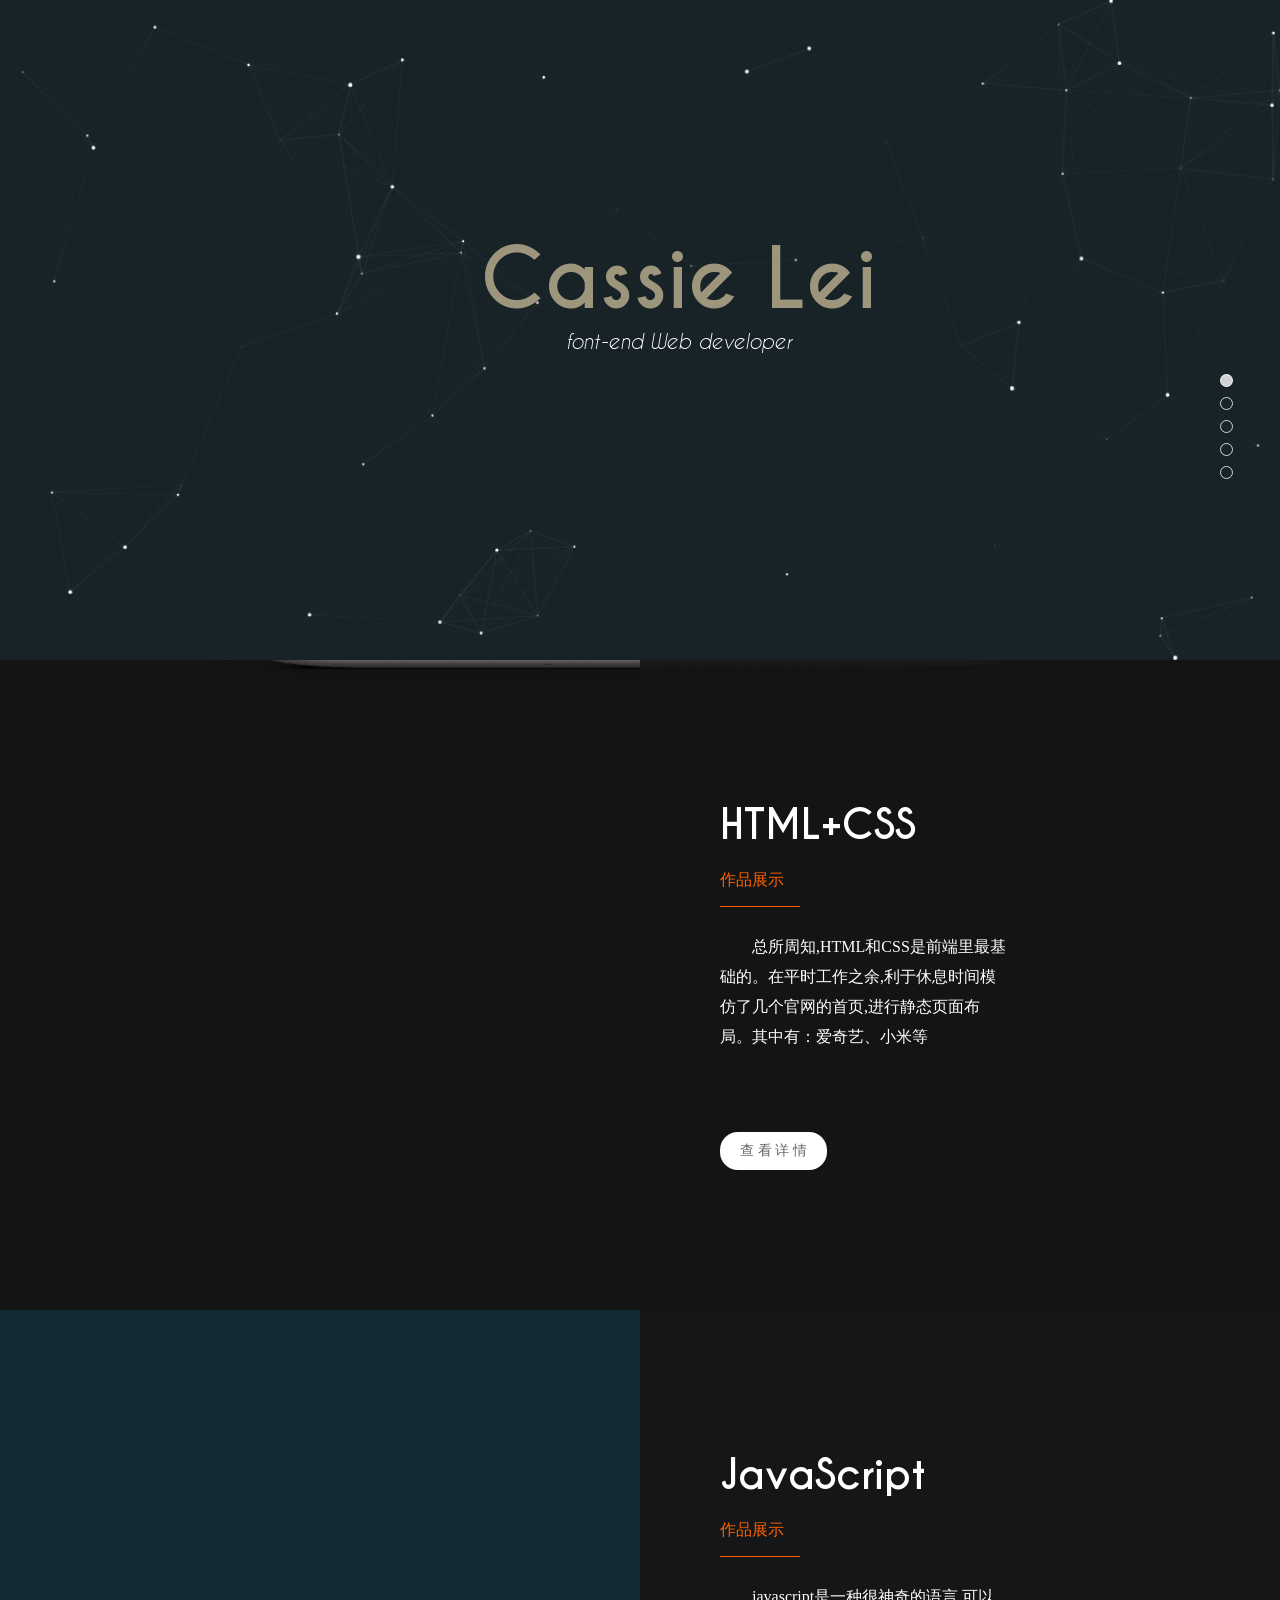
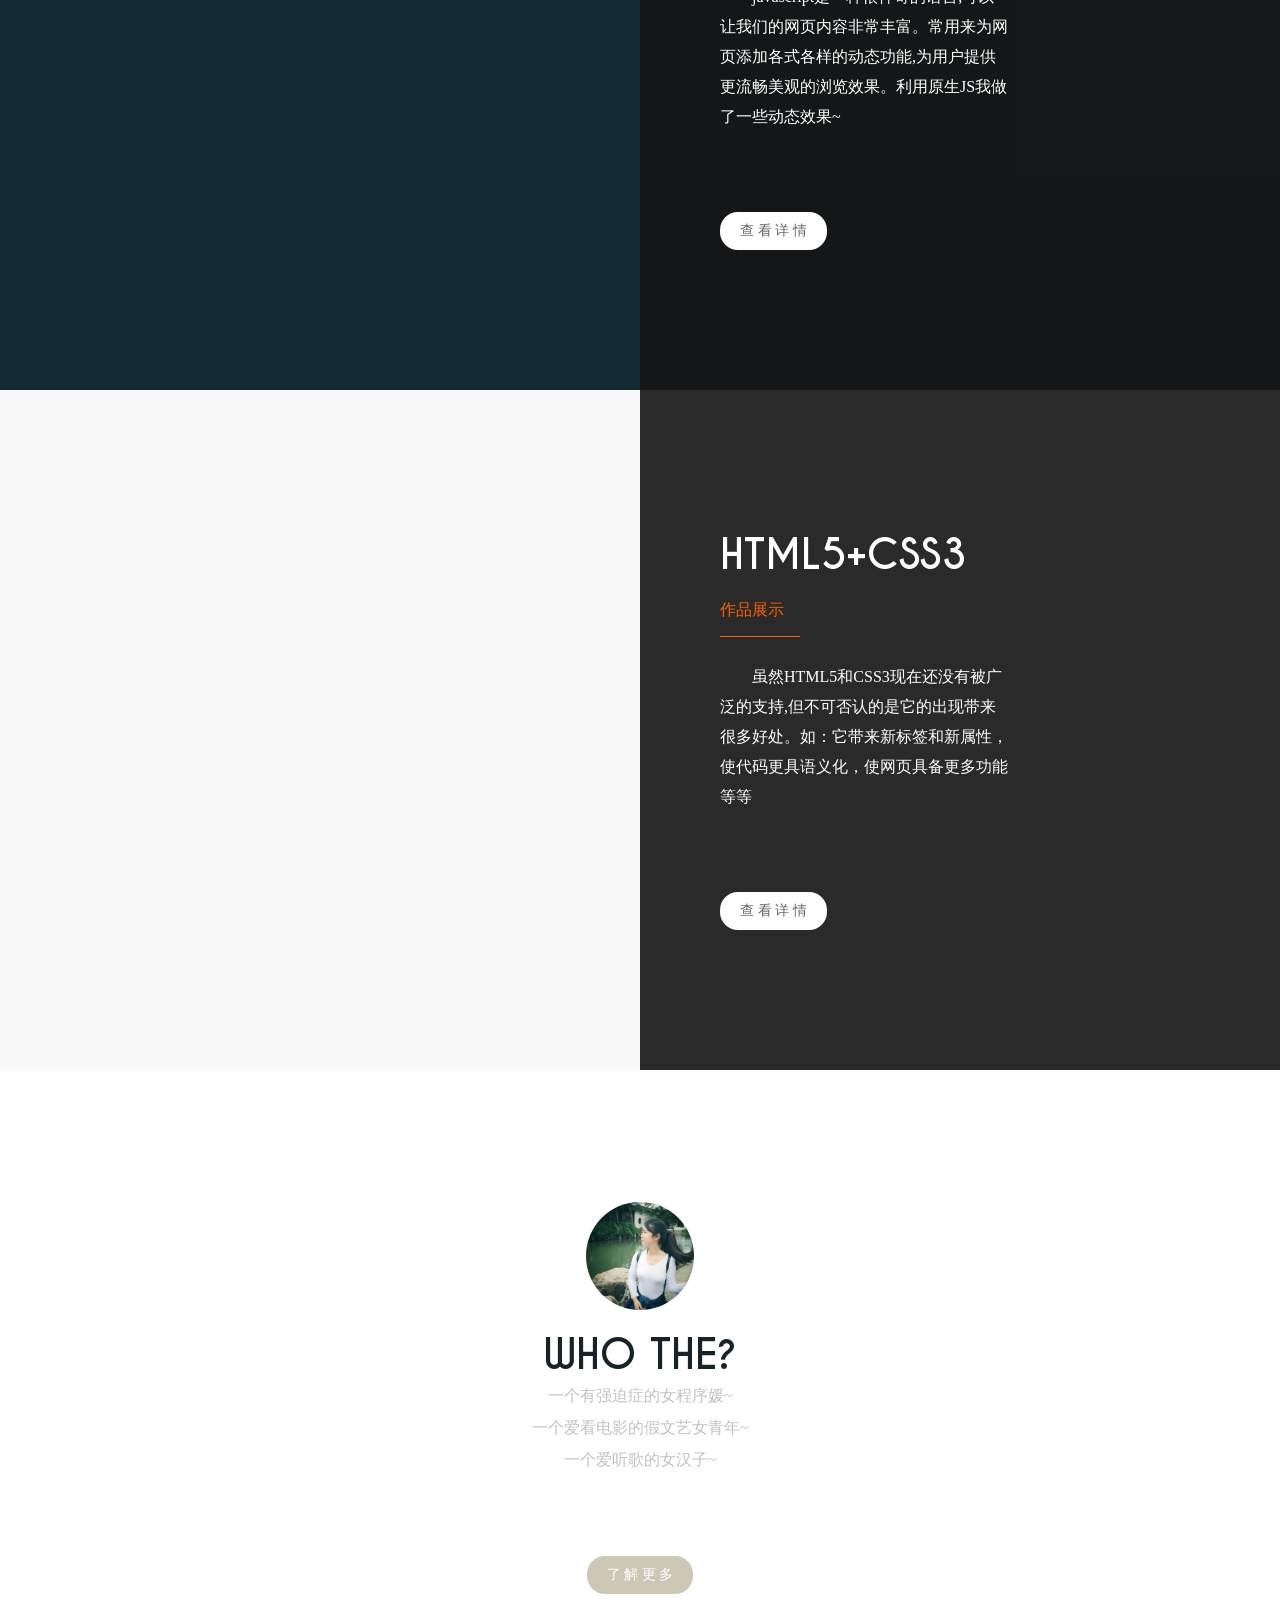
<file: index.html>
<!DOCTYPE html>
<html lang="en">
<head>
	<meta charset="UTF-8">
	<title>Cassie's Website</title>
	<link rel="stylesheet" type="text/css" href="css/common.css">
	<link rel="stylesheet" type="text/css" href="css/index.css">
</head>
<body>
	<header class="index_header">
		<section>
			<canvas id="canvas" width="1200" height="600"></canvas>
			<nav id="nav">
				<a href="#" class="index_active">首页</a>
				<a href="#html_work">HTML+CSS作品</a>
				<a href="#js_work">JS效果</a>
				<a href="#html5_work">HTML5+CSS3作品</a>
				<a href="#contact">联系我</a>
			</nav>
		</section>
		<div class="title">
			<h1>Cassie Lei</h1>
			<h2>font-end Web developer</h2>
		</div>
	</header>
	<div>		
		<section id="html_work" class="index_section clearfix">
			<div class="text">
				<h1>HTML+CSS</h1>
				<h2>作品展示</h2>
				<div><hr/></div>
				<p>总所周知,HTML和CSS是前端里最基础的。在平时工作之余,利于休息时间模仿了几个官网的首页,进行静态页面布局。其中有：爱奇艺、小米等</p>
				<!-- <ul class="html_list">
					<li>电商平台：<a href="#">小米</a>、<a href="#">美丽说</a></li>
					<li>视频网站：爱奇艺</li>
					<li>游戏网站：灵魂回响</li>
					<li>汽车网站：大通汽车</li>
				</ul> -->
				<button><a href="html_work.html">查 看 详 情</a></button>
			</div>
		</section>
		<section id="js_work" class="index_section clearfix">
			<div class="text">
				<h1>JavaScript</h1>
				<h2>作品展示</h2>
				<div><hr/></div>
				<p>javascript是一种很神奇的语言,可以让我们的网页内容非常丰富。常用来为网页添加各式各样的动态功能,为用户提供更流畅美观的浏览效果。利用原生JS我做了一些动态效果~</p>
				<button><a href="js_work.html">查 看 详 情</a></button>
			</div>
		</section>
		<section id="html5_work" class="index_section clearfix">
			<div class="text">
				<h1>HTML5+CSS3</h1>
				<h2>作品展示</h2>
				<div><hr/></div>
				<p>虽然HTML5和CSS3现在还没有被广泛的支持,但不可否认的是它的出现带来很多好处。如：它带来新标签和新属性，使代码更具语义化，使网页具备更多功能等等</p>
				<button><a href="html5_work.html">查 看 详 情</a></button>
			</div>
		</section>
		<section id="contact" class="index_section">
			<div class="photo">
				<img src="images/picture.jpg" alt="photo" />
			</div>
			<h1>WHO THE?</h1>
			<p>一个有强迫症的女程序媛~</p>
			<p>一个爱看电影的假文艺女青年~</p>
			<p>一个爱听歌的女汉子~</p>
			<button class="last_button"><a href="contact.html">了 解 更 多</a></button>
		</section>
	</div>	
	<script src="js/common.js"></script>
	<script src="js/index.js"></script>
</body>
</html>
</file>
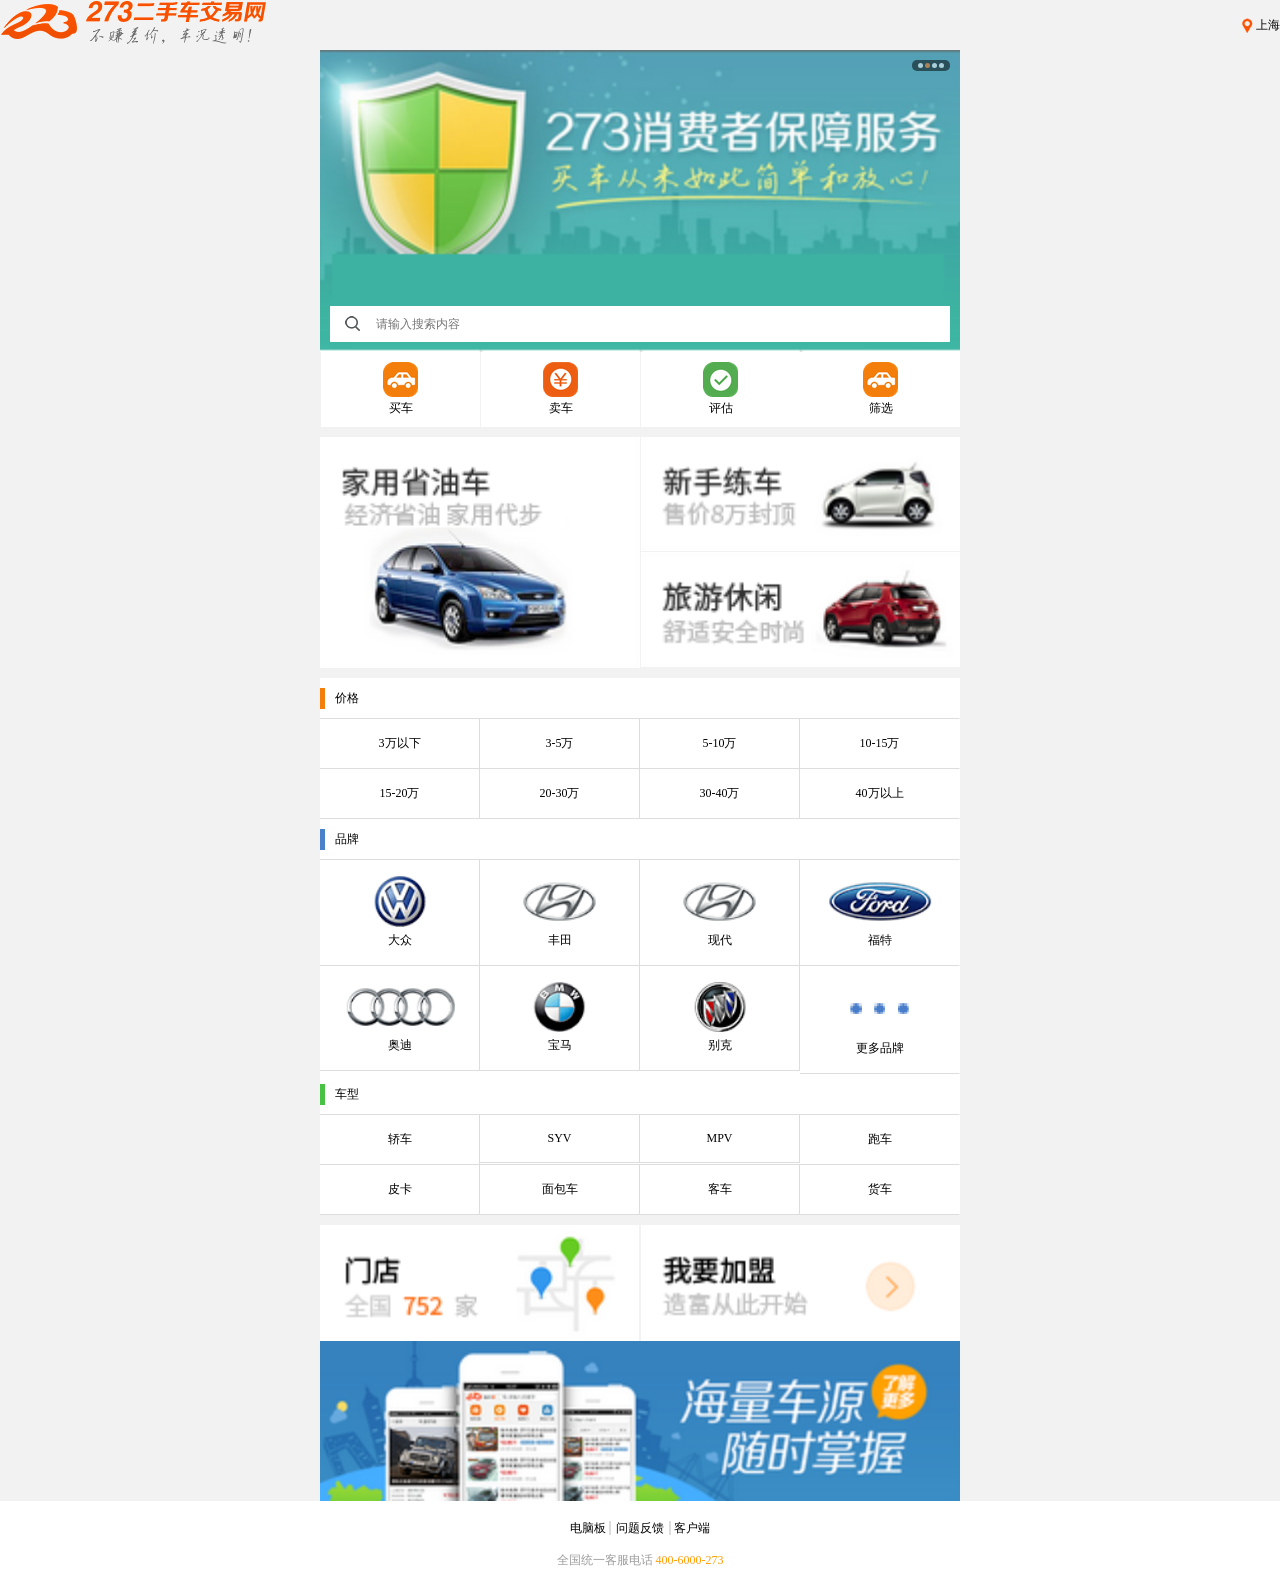
<file: html_work/二手车/index.html>
<!doctype html>
<html>
<head>
<meta charset="utf-8">
<meta name='viewport' content="width=device-width, initial-scale=1,user-scalable=no " />
<title>无标题文档</title>
<link rel="stylesheet" href="css/style.css"/>
<link rel="stylesheet" href="css/common.css"/>
</head>

<body>
<!--head-->
<div class="head clearfix">
	<h1 class="logo fl">
    	<a href="javascritpt:;">
        	<img src="img/logo.__1394092426__.png" alt="logo"/>
        </a>
    </h1>
    <div class="map fr">
    	<a href="javascript:;">上海</a>
    </div>
</div>
<!--end head-->


<!--content-->
<div class="content">
	<div class="banner_box">
    	<div class="banner">
        	<a href="javascript:;">
            	<img src="img/banner.png" alt="..."/>
            </a>
        </div>
        <div class="seach">
        	<input type="text" placeholder="请输入搜索内容"/>
            <i></i>
        </div>
        <ul class="dot">
        	<li></li>
            <li class="active"></li>
            <li></li>
            <li></li>
        </ul>
    </div>
    
    <ul class="list clearfix">
    	<li>
        	<a href="javascript:;">
            	<i></i>
                <span>买车</span>
            </a>
        </li>
        <li>
        	<a href="javascript:;">
            	<i></i>
                <span>卖车</span>
            </a>
        </li>
    	<li>
        	<a href="javascript:;">
            	<i></i>
                <span>评估</span>
            </a>
        </li>
    	<li>
        	<a href="javascript:;">
            	<i></i>
                <span>筛选</span>
            </a>
        </li>
    </ul>
    
    <ul class="hot clearfix">
    	<li class="fl">
        	<a href="javascript:;"><img src="img/car1.PNG" alt="..."/></a>
        </li>
        <li class="fl">
        	<a href="javascript:;"><img src="img/car2.PNG" alt="..."/></a>
        	<a href="javascript:;"><img src="img/car3.PNG" alt="..."/></a>
        </li>
    </ul>
    
    <div class="column">
    	<div class="sub_column">
        	<h3>价格</h3>
            <ul class="clearfix">
            	<li>
                	<a href="javascript:;">3万以下</a>
                </li>
            	<li>
                	<a href="javascript:;">3-5万</a>
                </li>
            	<li>
                	<a href="javascript:;">5-10万</a>
                </li>
            	<li class="cb">
                	<a href="javascript:;">10-15万</a>
                </li>
            	<li>
                	<a href="javascript:;">15-20万</a>
                </li>
            	<li>
                	<a href="javascript:;">20-30万</a>
                </li>
            	<li>
                	<a href="javascript:;">30-40万</a>
                </li>
            	<li class="cb">
                	<a href="javascript:;">40万以上</a>
                </li>
            </ul>
        </div>
        <div class="sub_column brand">
        	<h3>品牌</h3>
            <ul class="clearfix">
            	<li>
                	<a href="javascript:;">
                    	<img src="img/volkswagen.gif" alt="dazhong"/>
                        大众
                    </a>
                </li>
            	<li>
                	<a href="javascript:;">
                    	<img src="img/hyundai.gif" alt="fengtian"/>
                    	丰田
                    </a>
                </li>
            	<li>
                	<a href="javascript:;">
                    	<img src="img/hyundai.gif" alt="xiandai"/>
                    	现代
                    </a>
                </li>
            	<li class="cb">
                	<a href="javascript:;">
                    	<img src="img/ford.gif" alt="ford"/>
                    	福特
                    </a>
                </li>
            	<li>
                	<a href="javascript:;">
                    	<img src="img/audi.gif" alt="audi"/>
                    	奥迪
                    </a>
                </li>
            	<li>
                	<a href="javascript:;">
                    	<img src="img/bmw.gif" alt="bmw"/>
                    	宝马
                    </a>
                </li>
            	<li>
                	<a href="javascript:;">
                    	<img src="img/buick.gif" alt="buick"/>
                    	别克
                    </a>
                </li>
            	<li class="cb">
                	<a href="javascript:;">
                    	<img src="img/dot.png" alt="dot"/>
                    	更多品牌
                    </a>
                </li>
            </ul>
        </div>
        <div class="sub_column">
        	<h3>车型</h3>
            <ul class="clearfix">
            	<li>
                	<a href="javascript:;">轿车</a>
                </li>
            	<li>
                	<a href="javascript:;">SYV</a>
                </li>
            	<li>
                	<a href="javascript:;">MPV</a>
                </li>
            	<li class="cb">
                	<a href="javascript:;">跑车</a>
                </li>
            	<li>
                	<a href="javascript:;">皮卡</a>
                </li>
            	<li>
                	<a href="javascript:;">面包车</a>
                </li>
            	<li>
                	<a href="javascript:;">客车</a>
                </li>
            	<li class="cb">
                	<a href="javascript:;">货车</a>
                </li>
            </ul>
        </div>
    </div>
    
    <div class="tips">
    	<div class="tips_top clearfix">
        	<a href="javascript:;" class="fl"><img src="img/mendian.png" alt="..."/></a>
            <a href="javascript:;" class="fl"><img src="img/jiamen.png" alt="..."/></a>
        </div>
        <a href="javascript:;" class="tips_bottom"><img src="img/hailiang.png" alt="..."/></a>
    </div>
</div>
<!--end content-->


<!--foot-->
<div class="foot">
	<p class="p1">
      <a href="javascritpt:;">电脑板</a>
      <a href="javascritpt:;" class="b">问题反馈</a>
      <a href="javascritpt:;">客户端</a>
    </p>
    <p class="p2">全国统一客服电话  <span>400-6000-273</span></p>
</div>
<!--end foot-->
</body>
</html>
</file>
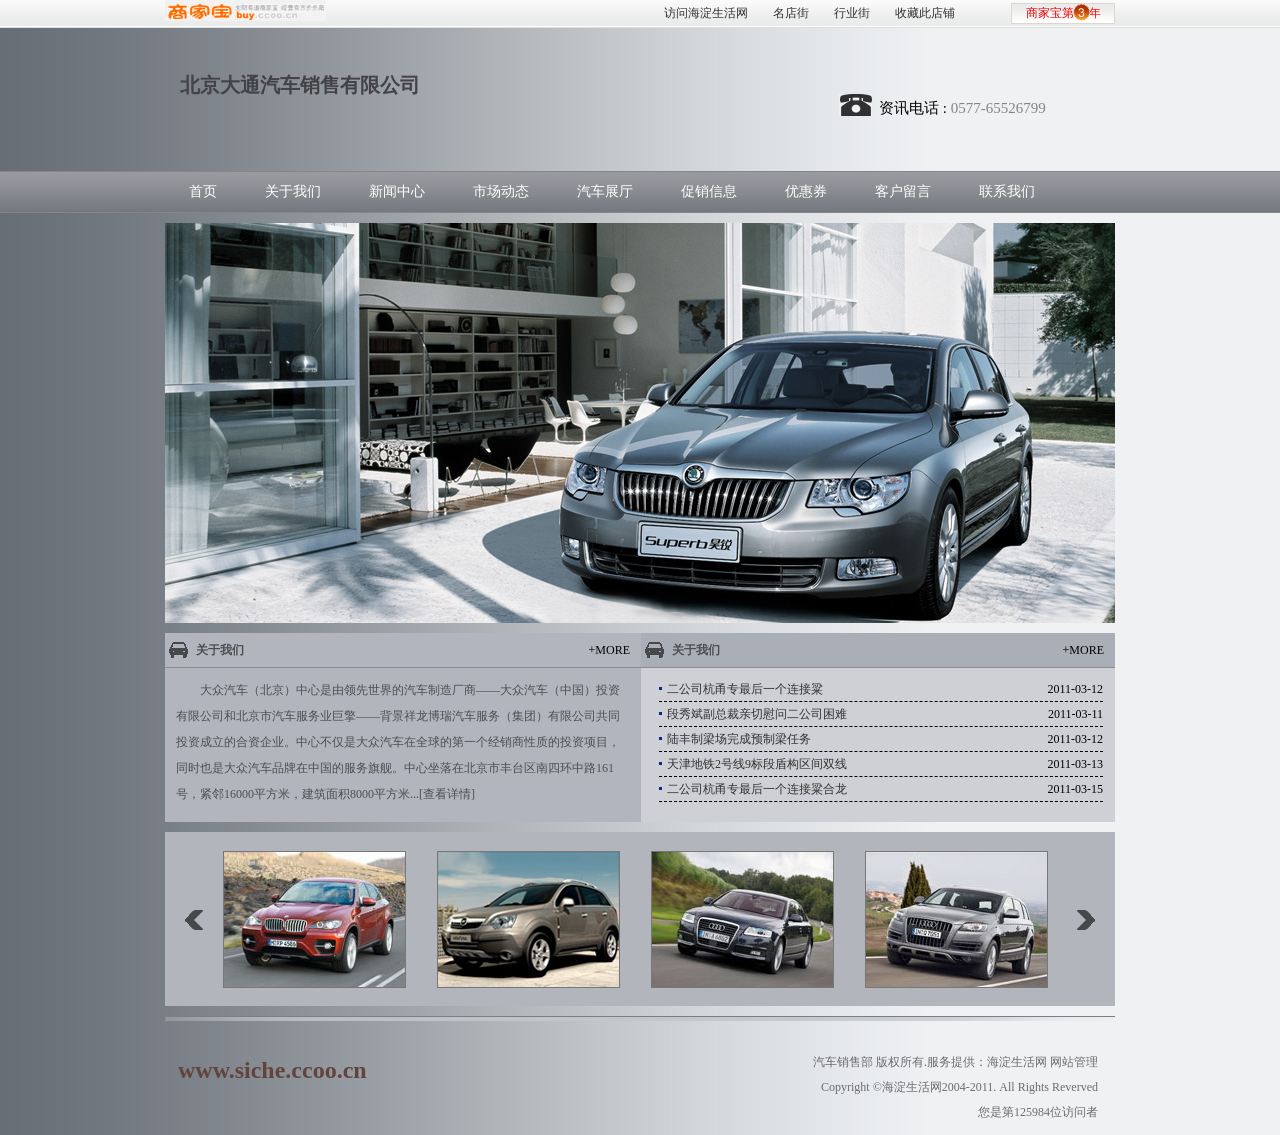
<file: html_work/大通汽车/index.html>
<!DOCTYPE HTML PUBLIC "-//W3C//DTD HTML 4.01//EN" "http://www.w3.org/TR/html4/strict.dtd">
<html>
<head>
<meta http-equiv="Content-Type" content="text/html; charset=utf-8">
<title>首页</title>
    <link rel="stylesheet" type="text/css" href="css/common.css">
    <link rel="stylesheet" type="text/css" href="css/style.css">
</head>

<body>
<!--整个页面-->
	<div class="wrap">
    <!--头部开始-->
    	<div class="head">
        	<div class="friendlink">
                <div class="friendlink1 clearfix">
                    <div class="mark fl">
                        <a href="#"></a>
                    </div>
                    <div class="link fr">
                        <div class="link1 fl">
                            <a href="#">访问海淀生活网</a>
                            <b class="xian"></b>
                            <a href="#">名店街</a>
                            <b class="xian"></b>
                            <a href="#">行业街</a>
                            <b class="xian"></b>
                            <a href="#">收藏此店铺</a>
                        </div>
                        <div class="link2 fl">
                            <span>商家宝第&nbsp;&nbsp;&nbsp;&nbsp;&nbsp;年</span>
                            <i></i>
                        </div>
                    </div>
                </div>
            </div>
            <div class="logo">
                <h1>北京大通汽车销售有限公司</h1>
                <div class="tel">
                    <i></i>
                    <span>资讯电话 : <b>0577-65526799</b></span>
                </div>
            </div>
            <div class="nav">
                <div class="nav1">
                    <ul class="clearfix">
                        <li>
                            <a href="index.html#">首页</a>
                        </li>
                        <li>
                            <a href="html/about_us.html">关于我们</a>
                        </li>
                        <li>
                            <a href="html/news.html">新闻中心</a>
                        </li>
                        <li>
                            <a href="html/market.html">市场动态</a>
                        </li>
                        <li>
                            <a href="html/exhibition.html">汽车展厅</a>
                        </li>
                        <li>
                            <a href="html/sale.html">促销信息</a>
                        </li>
                        <li>
                            <a href="html/discount.html">优惠券</a>
                        </li>
                        <li>
                            <a href="html/massage.html">客户留言</a>
                        </li>
                        <li>
                            <a href="html/contact.html">联系我们</a>
                        </li>
                    </ul>
                </div>
            </div>
        </div>
    <!--头部结束-->  
    
    <!--页面开始-->
    	<div class="index_content_box">
        	<div class="banner">
            	<a href="javascript:;"><img src="img/banner.png" alt="..."/></a>
            </div>
            <div class="content">
            	<div class="introduction_box clearfix">
                	<div class="left fl">
                    	<div class="title">
                        	<i class="icon"></i>
                    		<h3>关于我们</h3>
                            <a href="javascript:;" class="more">+MORE</a>
                        </div>
                        <div class="introduction">
                        	<p>大众汽车（北京）中心是由领先世界的汽车制造厂商——大众汽车（中国）投资有限公司和北京市汽车服务业巨擎——背景祥龙博瑞汽车服务（集团）有限公司共同投资成立的合资企业。中心不仅是大众汽车在全球的第一个经销商性质的投资项目，同时也是大众汽车品牌在中国的服务旗舰。中心坐落在北京市丰台区南四环中路161号，紧邻16000平方米，建筑面积8000平方米...<a href="javascript:;">[查看详情]</a></p>
                        </div>
                    </div>
                    <div class="right fl">
                    	<div class="title">
                        	<i class="icon"></i>
                    		<h3>关于我们</h3>
                            <a href="javascript:;" class="more">+MORE</a>
                        </div>
                        <div class="news">
                        	<ul>
                            	<li class="clearfix">
                                	<i class="dot"></i>
                                	<a href="javascript:;"  class="fl">二公司杭甬专最后一个连接粱</a>
                                    <span class="fr">2011-03-12</span>
                                </li>
                                <li class="clearfix">
                                	<i class="dot"></i>
                                	<a href="javascript:;"  class="fl">段秀斌副总裁亲切慰问二公司困难</a>
                                    <span class="fr">2011-03-11</span>
                                </li>
                                <li class="clearfix">
                                	<i class="dot"></i>
                                	<a href="javascript:;"  class="fl">陆丰制梁场完成预制梁任务</a>
                                    <span class="fr">2011-03-12</span>
                                </li>
                                <li class="clearfix">
                                	<i class="dot"></i>
                                	<a href="javascript:;"  class="fl">天津地铁2号线9标段盾构区间双线</a>
                                    <span class="fr">2011-03-13</span>
                                </li>
                                <li class="clearfix">
                                	<i class="dot"></i>
                                	<a href="javascript:;"  class="fl">二公司杭甬专最后一个连接粱合龙</a>
                                    <span class="fr">2011-03-15</span>
                               </li>
                            </ul>
                        </div>
                    </div>
                </div>
                <div class="img clearfix">
                	<a href="javascript:;" class="fl"><img src="img/car1.png" alt="..."/></a>
                    <a href="javascript:;" class="fl"><img src="img/car2.png" alt="..."/></a>
                    <a href="javascript:;" class="fl"><img src="img/car3.png" alt="..."/></a>
                    <a href="javascript:;" class="fl"><img src="img/car4.png" alt="..."/></a>
                    <span class="prev"></span>
                    <span class="next"></span>
                </div>
            </div>
        </div>
    <!--页面结束-->  
    
    
    <!--页尾开始-->
    	<div class="footer">
            <div class="kong"></div>
            <div class="foot clearfix">
                <h3 class="fl">
                    <a href="#">
                    www.siche.ccoo.cn
                    </a>
                </h3>
                <div class="footl fr"> 
                    <p>汽车销售部 版权所有.服务提供：海淀生活网 网站管理</p>
                    <p>Copyright &copy;海淀生活网2004-2011. All Rights Reverved</p>
                    <p>您是第125984位访问者</p>
                </div>
            </div>  
        </div>
    <!--页尾结束-->   
    </div>
</body>
</html>
</file>
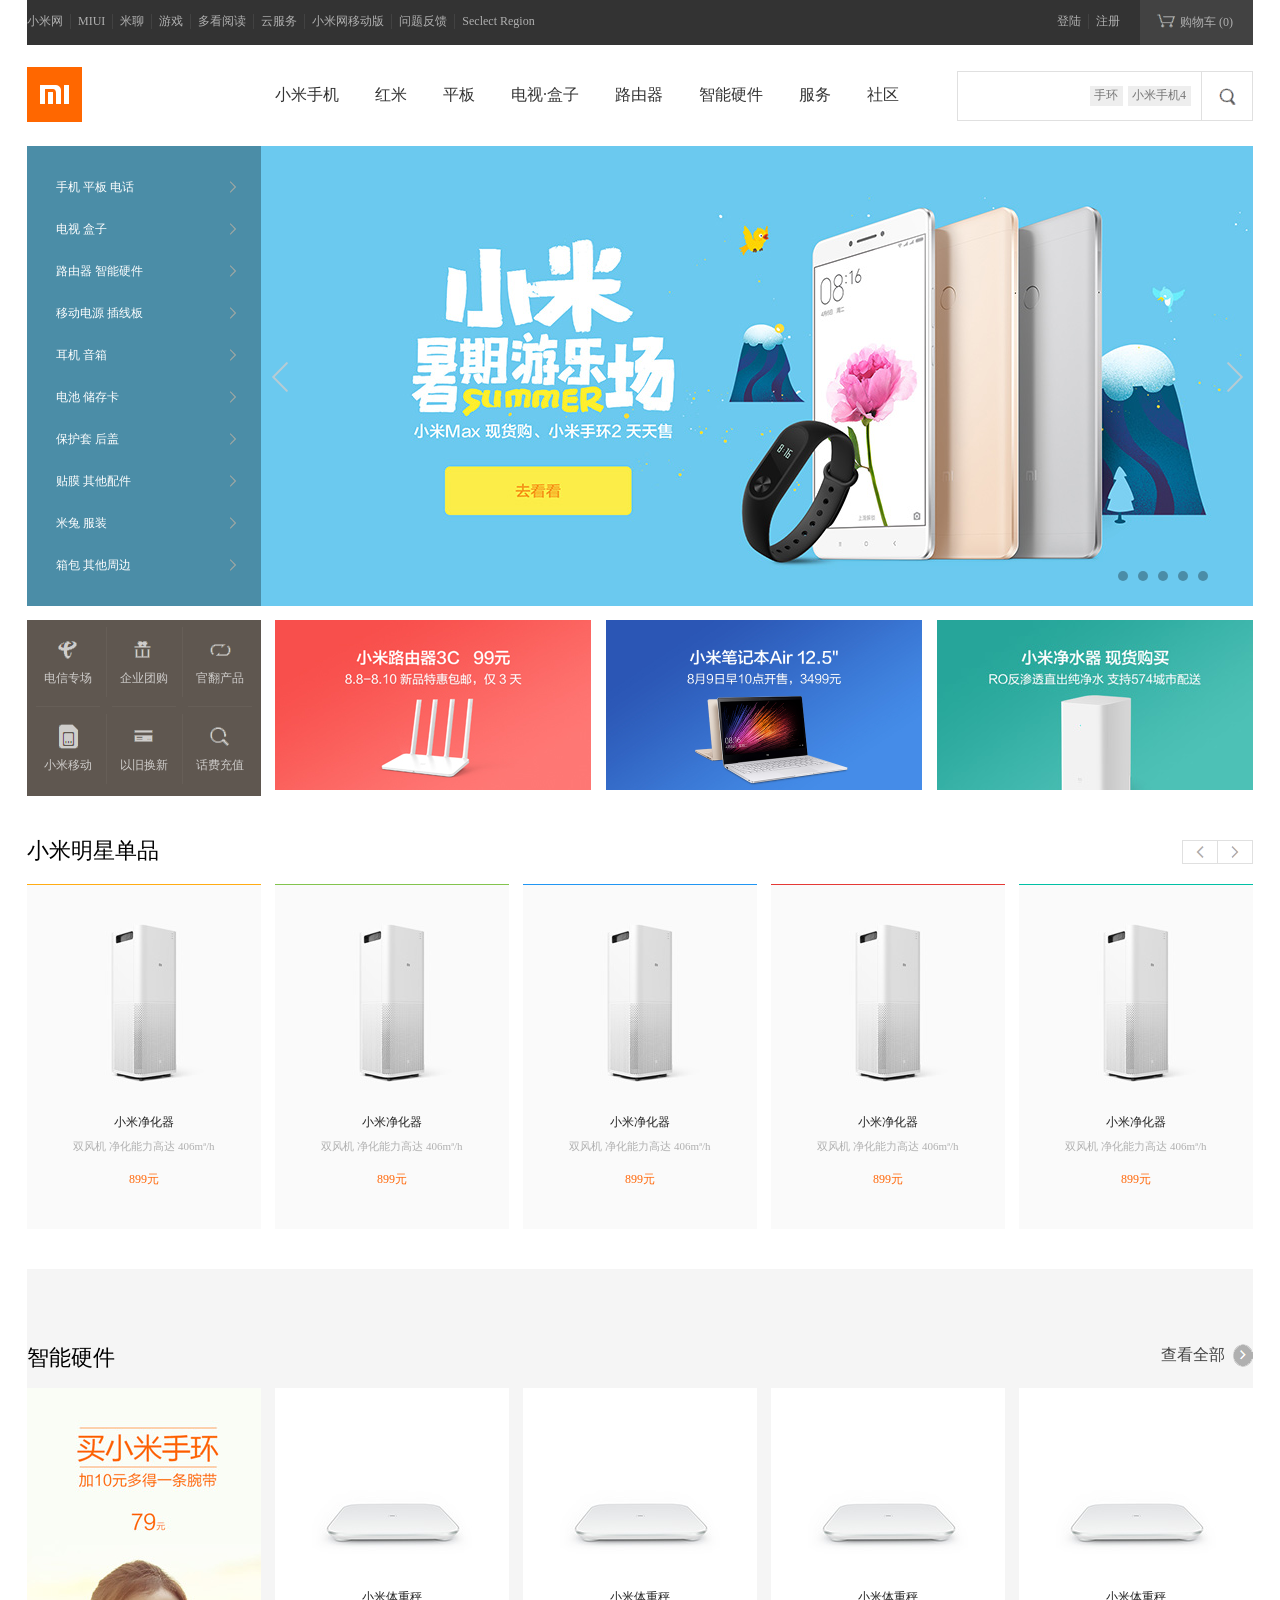
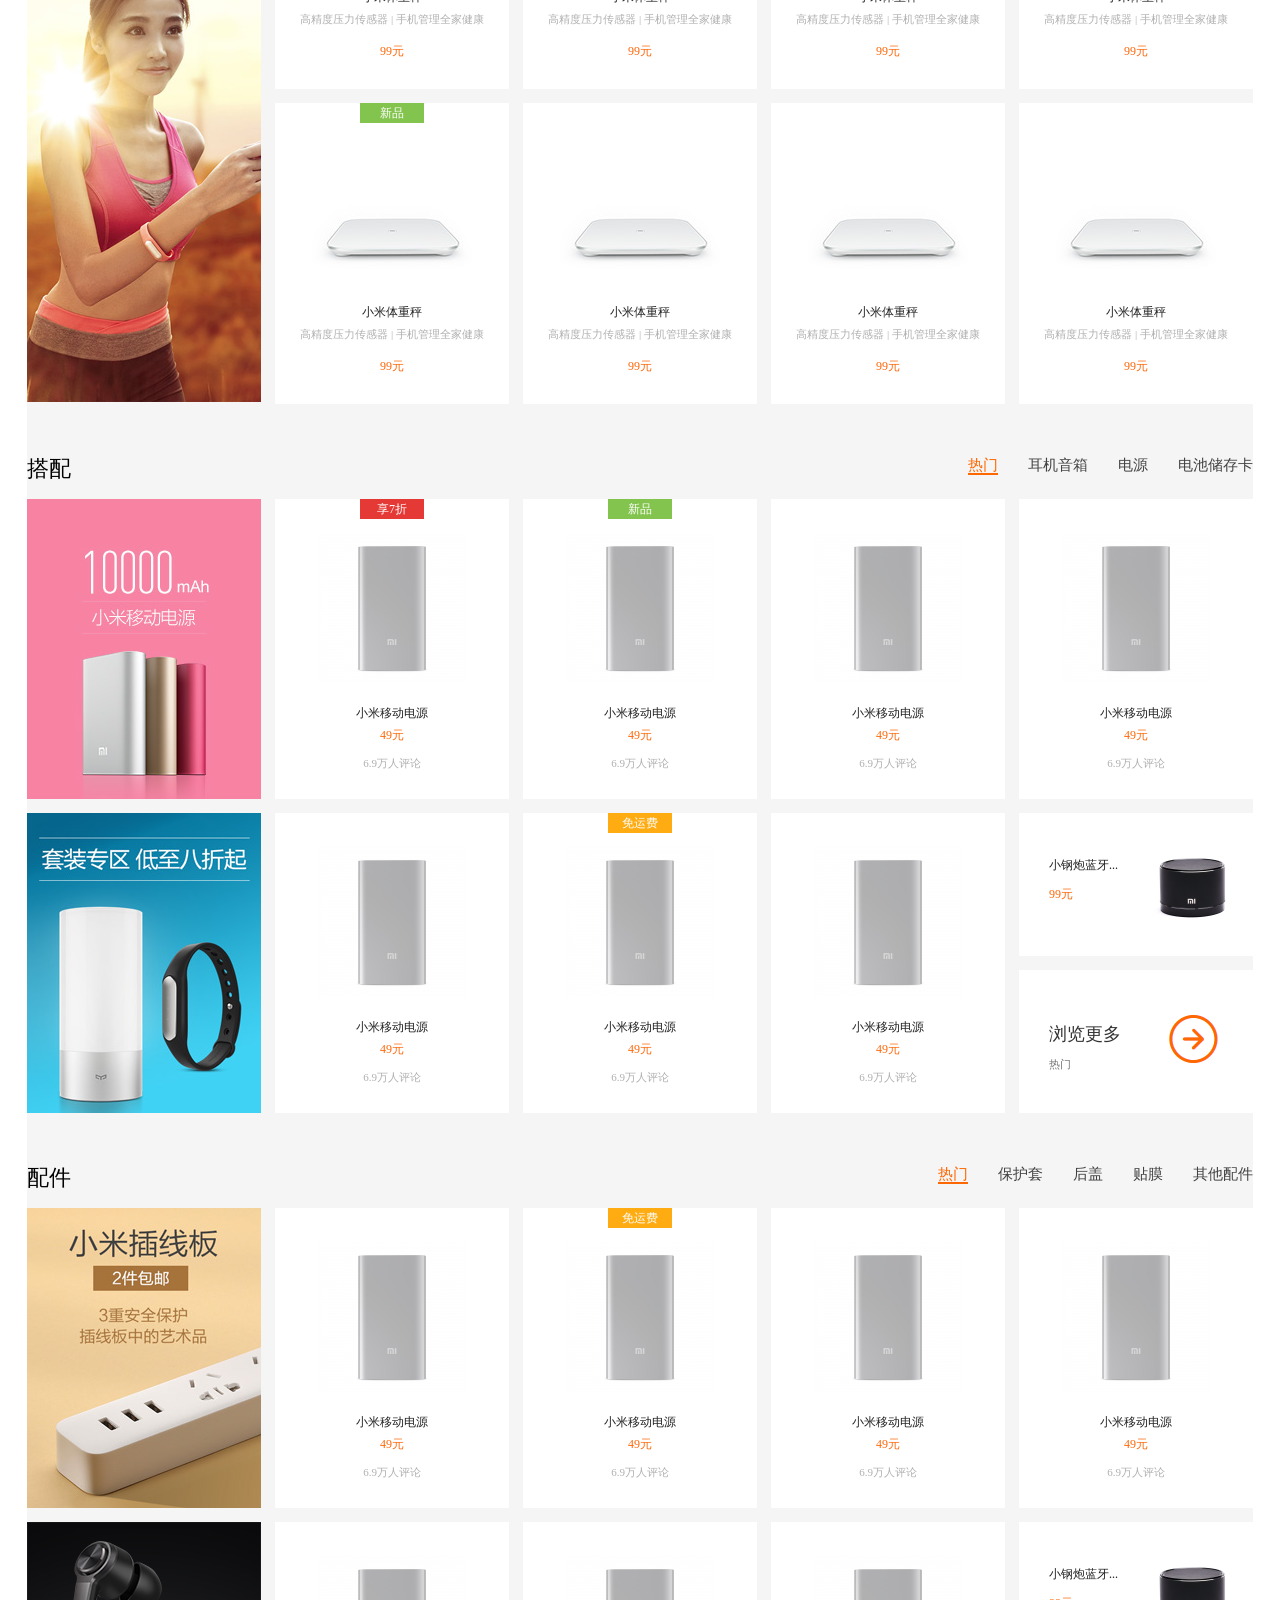
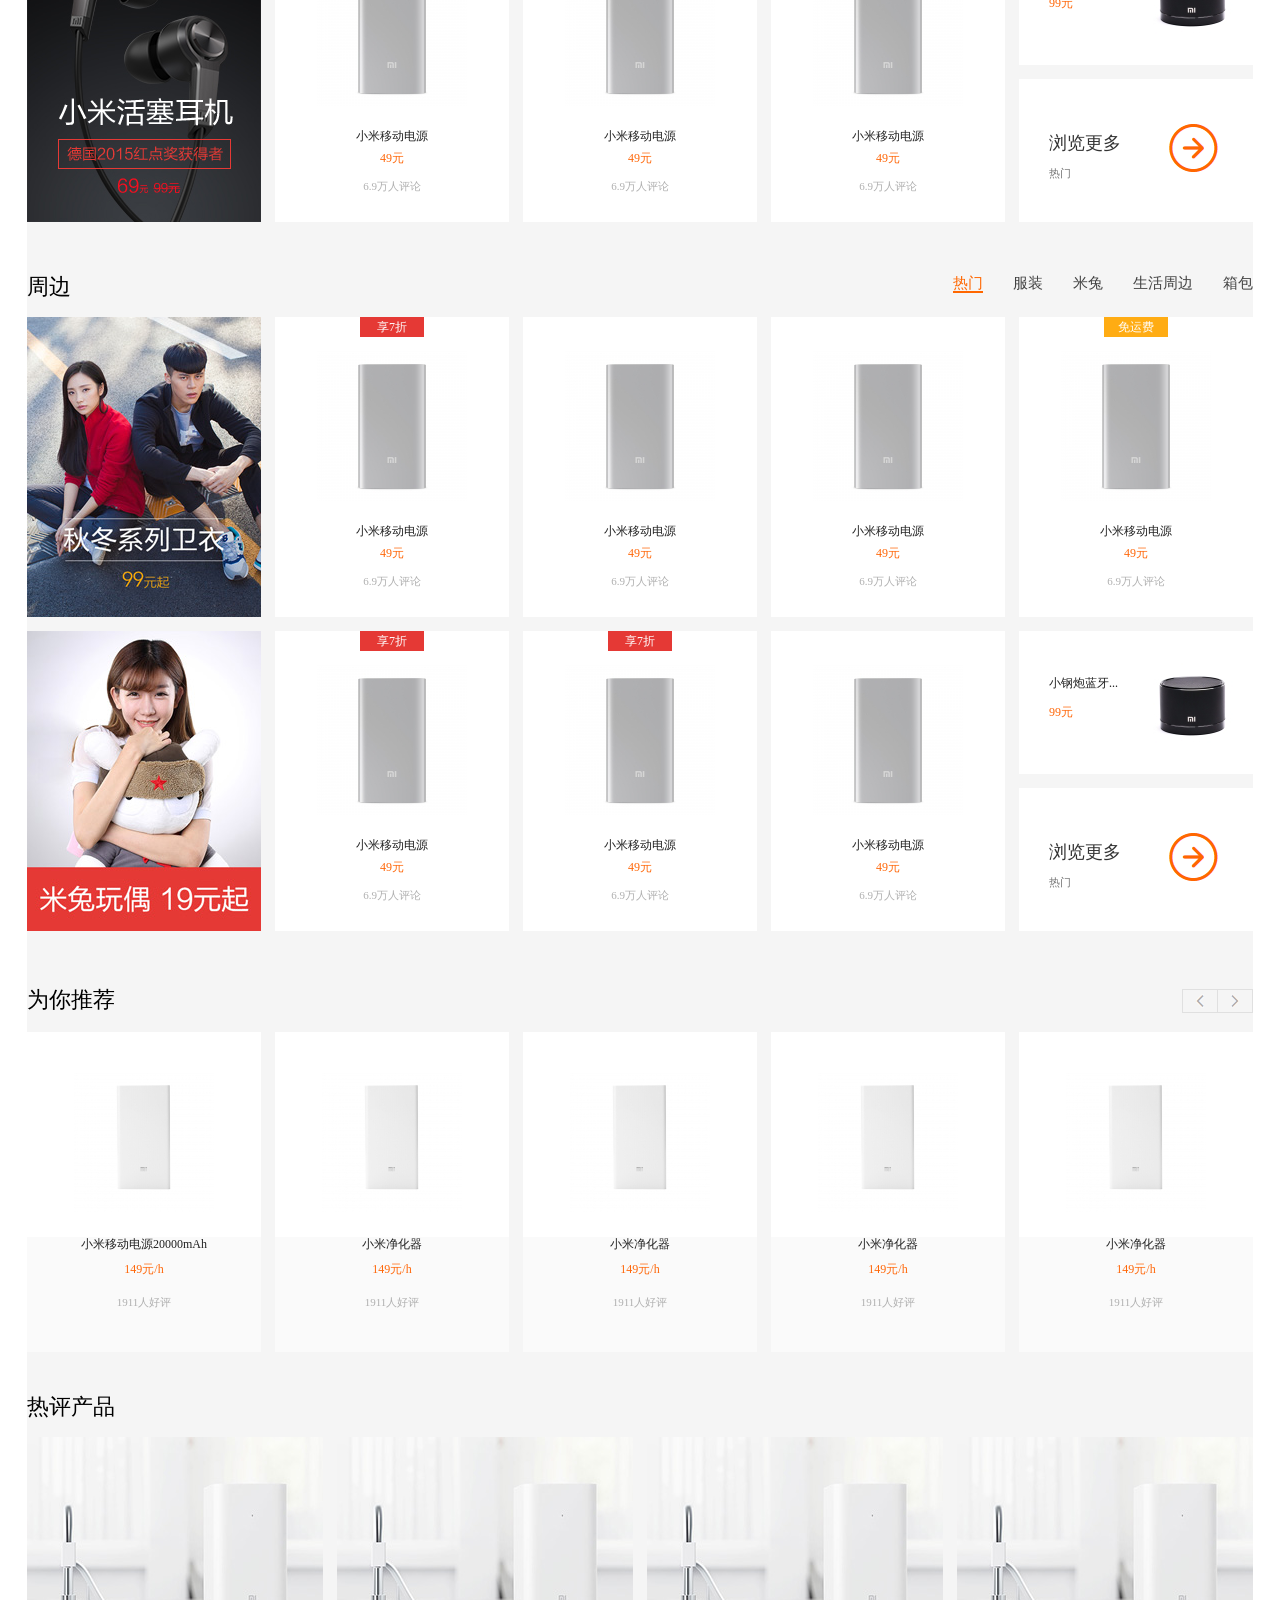
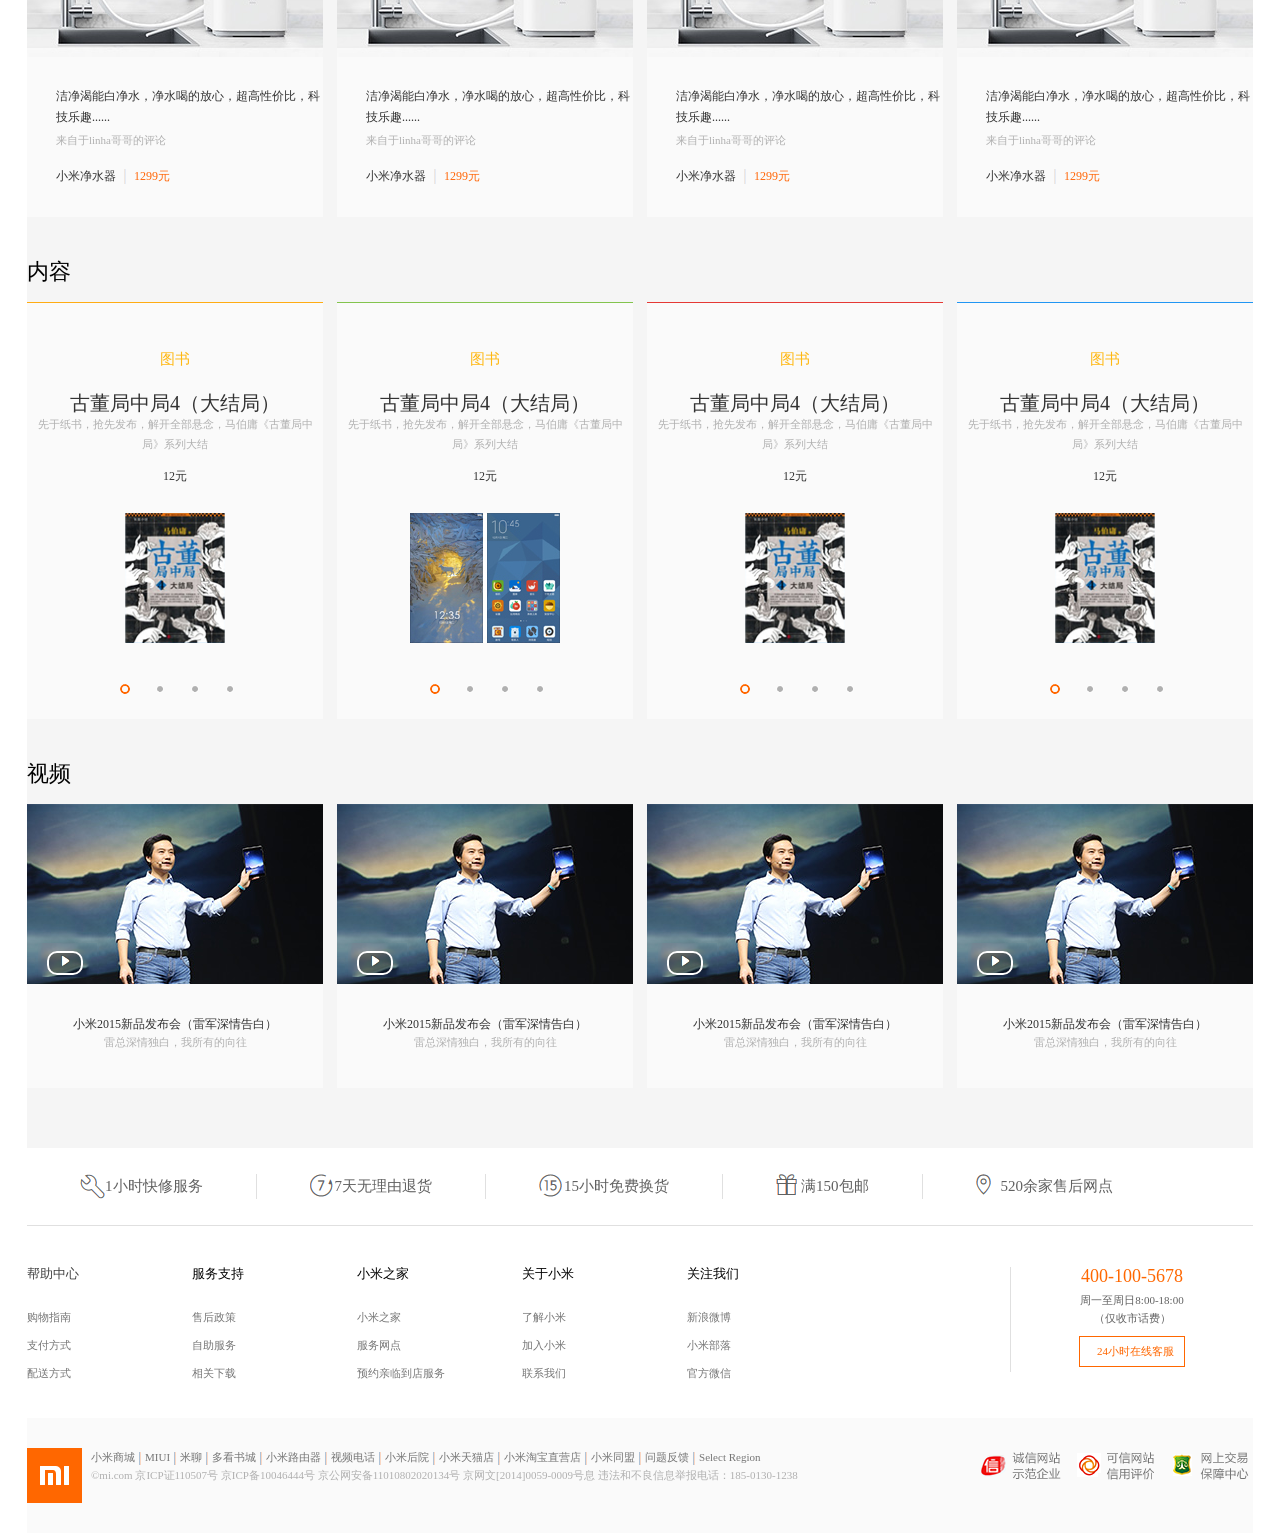
<file: html_work/小米/index.html>
<!DOCTYPE HTML PUBLIC "-//W3C//DTD HTML 4.01//EN" "http://www.w3.org/TR/html4/strict.dtd">
<html>
<head>
<meta http-equiv="Content-Type" content="text/html; charset=utf-8">
<title>无标题文档</title>
<link rel="stylesheet" href="css/common.css"/>
<link rel="stylesheet" href="css/style.css"/>
</head>

<body>
<div class="wrap"><!--用来做页面整体水平居中-->

<!--head-->
	<div class="head">
    	<div class="loginbar clearfix">
        	<div class="loginbar_left fl">
            	<ul class="clearfix">
                	<li class="fl cm"><a href="javascript:;">小米网</a></li>
                	<li class="fl"><a href="javascript:;">MIUI</a></li>
                    <li class="fl"><a href="javascript:;">米聊</a></li>
                    <li class="fl"><a href="javascript:;">游戏</a></li>
                    <li class="fl"><a href="javascript:;">多看阅读</a></li>
                    <li class="fl"><a href="javascript:;">云服务</a></li>
                    <li class="fl"><a href="javascript:;">小米网移动版</a></li>
                    <li class="fl"><a href="javascript:;">问题反馈</a></li>
                    <li class="fl cb"><a href="javascript:;">Seclect Region</a></li>
                </ul>            	
            </div>
            
            <div class="loginbar_right fr clearfix">
            	<ul class="fl clearfix">
                	<li class="fl"><a href="javascript:;">登陆</a></li>
                	<li class="fl cb"><a href="javascript:;">注册</a></li>
                </ul>            	
                
                <div href="javascript:;" class="fl shopping">
                	<a href="javascript:;">
                		<i></i>
                    	购物车
                    	<span>(0)</span>
                    </a>
                    <div></div>
                </div>
            </div>
        </div>
        
        <div class="seach_box clearfix">
        	<h1 class="logo fl"><a href="javascript:;"></a></h1>
            
            <div class="seach_nav fl clearfix">
            	<a href="javascript:;" class="fl">小米手机</a>
                <a href="javascript:;" class="fl">红米</a>
                <a href="javascript:;" class="fl">平板</a>
                <a href="javascript:;" class="fl">电视&middot;盒子</a>
                <a href="javascript:;" class="fl">路由器</a>
                <a href="javascript:;" class="fl">智能硬件</a>
                <a href="javascript:;" class="fl">服务</a>
                <a href="javascript:;" class="fl">社区</a>              
            </div>
            
            <div class="seach fr clearfix">
            	<div class="seach_input fl">
                	<input style="text"/>
                    <div class="hot clearfix">
                    	<a href="javascript:;" class="fl">手环</a>
                        <a href="javascript:;" class="fl">小米手机4</a>
                    </div>
                </div>
                <a href="javascript:;" class="soo fl"></a>               	
            </div>
        </div>
    </div>
<!--end head-->   

<!--content--> 
    <div class="content">
    	<div class="banner_box">
        	<div class="banner_bg"></div>
            
        	<div class="banner_nav">
                	<ul class="list">
                    	<li class="menu clearfix">
                        	<a href="javascript:;" class="fl category">手机 平板 电话</a>
                            <i class="icon fr"></i>
                            <div class="clearfix menu_box">
                            	<ul class="fl">
                                	<li>
                                    	<a href="#" class="icon_phone"></a>
                                        <a href="#" class="phone">小米手机5</a>
                                        <a href="#" class="buy">选购</a>
                                    </li>
                                    <li>
                                    	<a href="#" class="icon_phone icon_phone1"></a>
                                        <a href="#" class="phone">小米Max</a>
                                        <a href="#" class="buy">选购</a>
                                    </li>
                                    <li>
                                    	<a href="#" class="icon_phone"></a>
                                        <a href="#" class="phone">小米手机5</a>
                                        <a href="#" class="buy">选购</a>
                                    </li>
                                    <li>
                                    	<a href="#" class="icon_phone icon_phone1"></a>
                                        <a href="#" class="phone">小米Max</a>
                                        <a href="#" class="buy">选购</a>
                                    </li>
                                    <li>
                                    	<a href="#" class="icon_phone"></a>
                                        <a href="#" class="phone">小米手机5</a>
                                        <a href="#" class="buy">选购</a>
                                    </li>
                                    <li class="cm">
                                    	<a href="#" class="icon_phone icon_phone1"></a>
                                        <a href="#" class="phone">小米Max</a>
                                        <a href="#" class="buy">选购</a>
                                    </li>
                                </ul>
                                <ul class="fl">
                                	<li>
                                    	<a href="#" class="icon_phone"></a>
                                        <a href="#" class="phone">小米手机5</a>
                                        <a href="#" class="buy">选购</a>
                                    </li>
                                    <li>
                                    	<a href="#" class="icon_phone"></a>
                                        <a href="#" class="phone">小米Max</a>
                                        <a href="#" class="buy">选购</a>
                                    </li>
                                </ul>
                            </div>
                        </li>
                        <li class="menu clearfix">
                        	<a href="javascript:;" class="fl category">电视 盒子</a>
                            <i class="icon fr"></i>
                            <div class="clearfix menu_box1">
                            	<ul class="fl">
                                	<li>
                                    	<a href="#" class="icon_phone"></a>
                                        <a href="#" class="phone">小米手机5</a>
                                        <a href="#" class="buy">选购</a>
                                    </li>
                                    <li>
                                    	<a href="#" class="icon_phone icon_phone1"></a>
                                        <a href="#" class="phone">小米Max</a>
                                        <a href="#" class="buy">选购</a>
                                    </li>
                                </ul>
                            </div>
                        </li>
                        <li class="menu clearfix">
                        	<a href="javascript:;" class="fl category">路由器 智能硬件</a>
                            <i class="icon fr"></i>
                            <div class="clearfix menu_box">
                            	<ul class="fl">
                                	<li>
                                    	<a href="#" class="icon_phone"></a>
                                        <a href="#" class="phone">小米手机5</a>
                                        <a href="#" class="buy">选购</a>
                                    </li>
                                    <li>
                                    	<a href="#" class="icon_phone icon_phone1"></a>
                                        <a href="#" class="phone">小米Max</a>
                                        <a href="#" class="buy">选购</a>
                                    </li>
                                    <li>
                                    	<a href="#" class="icon_phone"></a>
                                        <a href="#" class="phone">小米手机5</a>
                                        <a href="#" class="buy">选购</a>
                                    </li>
                                    <li>
                                    	<a href="#" class="icon_phone icon_phone1"></a>
                                        <a href="#" class="phone">小米Max</a>
                                        <a href="#" class="buy">选购</a>
                                    </li>
                                    <li>
                                    	<a href="#" class="icon_phone"></a>
                                        <a href="#" class="phone">小米手机5</a>
                                        <a href="#" class="buy">选购</a>
                                    </li>
                                    <li class="cm">
                                    	<a href="#" class="icon_phone icon_phone1"></a>
                                        <a href="#" class="phone">小米Max</a>
                                        <a href="#" class="buy">选购</a>
                                    </li>
                                </ul>
                                <ul class="fl">
                                	<li>
                                    	<a href="#" class="icon_phone"></a>
                                        <a href="#" class="phone">小米手机5</a>
                                        <a href="#" class="buy">选购</a>
                                    </li>
                                    <li>
                                    	<a href="#" class="icon_phone"></a>
                                        <a href="#" class="phone">小米Max</a>
                                        <a href="#" class="buy">选购</a>
                                    </li>
                                </ul>
                            </div>
                        </li>
                        <li class="menu clearfix">
                        	<a href="javascript:;" class="fl category">移动电源 插线板</a>
                            <i class="icon fr"></i>
                            <div class="clearfix menu_box1">
                            	<ul class="fl">
                                	<li>
                                    	<a href="#" class="icon_phone"></a>
                                        <a href="#" class="phone">小米手机5</a>
                                        <a href="#" class="buy">选购</a>
                                    </li>
                                    <li>
                                    	<a href="#" class="icon_phone icon_phone1"></a>
                                        <a href="#" class="phone">小米Max</a>
                                        <a href="#" class="buy">选购</a>
                                    </li>
                                    <li>
                                    	<a href="#" class="icon_phone"></a>
                                        <a href="#" class="phone">小米手机5</a>
                                        <a href="#" class="buy">选购</a>
                                    </li>
                                    <li>
                                    	<a href="#" class="icon_phone icon_phone1"></a>
                                        <a href="#" class="phone">小米Max</a>
                                        <a href="#" class="buy">选购</a>
                                    </li>
                                    <li>
                                    	<a href="#" class="icon_phone"></a>
                                        <a href="#" class="phone">小米手机5</a>
                                        <a href="#" class="buy">选购</a>
                                    </li>
                                    <li class="cm">
                                    	<a href="#" class="icon_phone icon_phone1"></a>
                                        <a href="#" class="phone">小米Max</a>
                                        <a href="#" class="buy">选购</a>
                                    </li>
                                </ul>
                            </div>
                        </li>
                        <li class="menu clearfix">
                        	<a href="javascript:;" class="fl category">耳机 音箱</a>
                            <i class="icon fr"></i>
                            <div class="clearfix menu_box">
                            	<ul class="fl">
                                	<li>
                                    	<a href="#" class="icon_phone"></a>
                                        <a href="#" class="phone">小米手机5</a>
                                        <a href="#" class="buy">选购</a>
                                    </li>
                                    <li>
                                    	<a href="#" class="icon_phone icon_phone1"></a>
                                        <a href="#" class="phone">小米Max</a>
                                        <a href="#" class="buy">选购</a>
                                    </li>
                                    <li>
                                    	<a href="#" class="icon_phone"></a>
                                        <a href="#" class="phone">小米手机5</a>
                                        <a href="#" class="buy">选购</a>
                                    </li>
                                    <li>
                                    	<a href="#" class="icon_phone icon_phone1"></a>
                                        <a href="#" class="phone">小米Max</a>
                                        <a href="#" class="buy">选购</a>
                                    </li>
                                    <li>
                                    	<a href="#" class="icon_phone"></a>
                                        <a href="#" class="phone">小米手机5</a>
                                        <a href="#" class="buy">选购</a>
                                    </li>
                                    <li class="cm">
                                    	<a href="#" class="icon_phone icon_phone1"></a>
                                        <a href="#" class="phone">小米Max</a>
                                        <a href="#" class="buy">选购</a>
                                    </li>
                                </ul>
                                <ul class="fl">
                                	<li>
                                    	<a href="#" class="icon_phone"></a>
                                        <a href="#" class="phone">小米手机5</a>
                                        <a href="#" class="buy">选购</a>
                                    </li>
                                    <li>
                                    	<a href="#" class="icon_phone"></a>
                                        <a href="#" class="phone">小米Max</a>
                                        <a href="#" class="buy">选购</a>
                                    </li>
                                </ul>
                            </div>
                        </li>
                        <li class="menu clearfix">
                        	<a href="javascript:;" class="fl category">电池 储存卡</a>
                            <i class="icon fr"></i>
                            <div class="clearfix menu_box1">
                                <ul class="fl">
                                	<li>
                                    	<a href="#" class="icon_phone"></a>
                                        <a href="#" class="phone">小米手机5</a>
                                        <a href="#" class="buy">选购</a>
                                    </li>
                                    <li>
                                    	<a href="#" class="icon_phone"></a>
                                        <a href="#" class="phone">小米Max</a>
                                        <a href="#" class="buy">选购</a>
                                    </li>
                                </ul>
                            </div>
                        </li>
                        <li class="menu clearfix">
                        	<a href="javascript:;" class="fl category">保护套 后盖</a>
                            <i class="icon fr"></i>
                            <div class="clearfix menu_box">
                            	<ul class="fl">
                                	<li>
                                    	<a href="#" class="icon_phone"></a>
                                        <a href="#" class="phone">小米手机5</a>
                                        <a href="#" class="buy">选购</a>
                                    </li>
                                    <li>
                                    	<a href="#" class="icon_phone icon_phone1"></a>
                                        <a href="#" class="phone">小米Max</a>
                                        <a href="#" class="buy">选购</a>
                                    </li>
                                    <li>
                                    	<a href="#" class="icon_phone"></a>
                                        <a href="#" class="phone">小米手机5</a>
                                        <a href="#" class="buy">选购</a>
                                    </li>
                                    <li>
                                    	<a href="#" class="icon_phone icon_phone1"></a>
                                        <a href="#" class="phone">小米Max</a>
                                        <a href="#" class="buy">选购</a>
                                    </li>
                                    <li>
                                    	<a href="#" class="icon_phone"></a>
                                        <a href="#" class="phone">小米手机5</a>
                                        <a href="#" class="buy">选购</a>
                                    </li>
                                    <li class="cm">
                                    	<a href="#" class="icon_phone icon_phone1"></a>
                                        <a href="#" class="phone">小米Max</a>
                                        <a href="#" class="buy">选购</a>
                                    </li>
                                </ul>
                                <ul class="fl">
                                	<li>
                                    	<a href="#" class="icon_phone"></a>
                                        <a href="#" class="phone">小米手机5</a>
                                        <a href="#" class="buy">选购</a>
                                    </li>
                                    <li>
                                    	<a href="#" class="icon_phone"></a>
                                        <a href="#" class="phone">小米Max</a>
                                        <a href="#" class="buy">选购</a>
                                    </li>
                                </ul>
                            </div>
                        </li>
                        <li class="menu clearfix">
                        	<a href="javascript:;" class="fl category">贴膜 其他配件</a>
                            <i class="icon fr"></i>
                            <div class="clearfix menu_box1">
                            	<ul class="fl">
                                	<li>
                                    	<a href="#" class="icon_phone"></a>
                                        <a href="#" class="phone">小米手机5</a>
                                        <a href="#" class="buy">选购</a>
                                    </li>
                                    <li>
                                    	<a href="#" class="icon_phone icon_phone1"></a>
                                        <a href="#" class="phone">小米Max</a>
                                        <a href="#" class="buy">选购</a>
                                    </li>
                                    <li>
                                    	<a href="#" class="icon_phone"></a>
                                        <a href="#" class="phone">小米手机5</a>
                                        <a href="#" class="buy">选购</a>
                                    </li>
                                    <li>
                                    	<a href="#" class="icon_phone icon_phone1"></a>
                                        <a href="#" class="phone">小米Max</a>
                                        <a href="#" class="buy">选购</a>
                                    </li>
                                </ul>
                            </div>
                        </li>
                        <li class="menu clearfix">
                        	<a href="javascript:;" class="fl category">米兔 服装</a>
                            <i class="icon fr"></i>
                            <div class="clearfix">
                            	<ul class="fl">
                                	<li>
                                    	<a href="#" class="icon_phone"></a>
                                        <a href="#" class="phone">小米手机5</a>
                                        <a href="#" class="buy">选购</a>
                                    </li>
                                    <li>
                                    	<a href="#" class="icon_phone icon_phone1"></a>
                                        <a href="#" class="phone">小米Max</a>
                                        <a href="#" class="buy">选购</a>
                                    </li>
                                    <li>
                                    	<a href="#" class="icon_phone"></a>
                                        <a href="#" class="phone">小米手机5</a>
                                        <a href="#" class="buy">选购</a>
                                    </li>
                                    <li>
                                    	<a href="#" class="icon_phone icon_phone1"></a>
                                        <a href="#" class="phone">小米Max</a>
                                        <a href="#" class="buy">选购</a>
                                    </li>
                                    <li>
                                    	<a href="#" class="icon_phone"></a>
                                        <a href="#" class="phone">小米手机5</a>
                                        <a href="#" class="buy">选购</a>
                                    </li>
                                    <li class="cm">
                                    	<a href="#" class="icon_phone icon_phone1"></a>
                                        <a href="#" class="phone">小米Max</a>
                                        <a href="#" class="buy">选购</a>
                                    </li>
                                </ul>
                                <ul class="fl">
                                	<li>
                                    	<a href="#" class="icon_phone"></a>
                                        <a href="#" class="phone">小米手机5</a>
                                        <a href="#" class="buy">选购</a>
                                    </li>
                                    <li>
                                    	<a href="#" class="icon_phone"></a>
                                        <a href="#" class="phone">小米Max</a>
                                        <a href="#" class="buy">选购</a>
                                    </li>
                                </ul>
                            </div>
                        </li>
                        <li  class="menu clearfix">
                        	<a href="javascript:;" class="fl category">箱包 其他周边</a>
                            <i class="icon fr"></i>
                            <div class="clearfix1">
                            	<ul class="fl">
                                	<li>
                                    	<a href="#" class="icon_phone"></a>
                                        <a href="#" class="phone">小米手机5</a>
                                        <a href="#" class="buy">选购</a>
                                    </li>
                                    <li>
                                    	<a href="#" class="icon_phone icon_phone1"></a>
                                        <a href="#" class="phone">小米Max</a>
                                        <a href="#" class="buy">选购</a>
                                    </li>
                                    <li>
                                    	<a href="#" class="icon_phone"></a>
                                        <a href="#" class="phone">小米手机5</a>
                                        <a href="#" class="buy">选购</a>
                                    </li>
                                    <li class="cm">
                                    	<a href="#" class="icon_phone icon_phone1"></a>
                                        <a href="#" class="phone">小米Max</a>
                                        <a href="#" class="buy">选购</a>
                                    </li>
                                </ul>
                            </div>
                        </li>
                    </ul>
            </div>
            
            <div class="banner">
                	<ul>
                    	<li><a href="javascript:;"><img src="img/banner2.jpg" alt="..."/></a></li>
                        <li><a href="javascript:;"><img src="img/banner2.jpg" alt="..."/></a></li>
                        <li><a href="javascript:;"><img src="img/banner2.jpg" alt="..."/></a></li>
                        <li><a href="javascript:;"><img src="img/banner2.jpg" alt="..."/></a></li>
                        <li><a href="javascript:;"><img src="img/banner1.jpg" alt="..."/></a></li>
                    </ul>
                    <span class="prev"></span>
                    <span class="next"></span>
                    <div class="dot clearfix">
                    	<a href="javascript:;" class="fl"><i></i></a>
                        <a href="javascript:;" class="fl"><i></i></a>
                        <a href="javascript:;" class="fl"><i></i></a>
                        <a href="javascript:;" class="fl"><i></i></a>
                        <a href="javascript:;" class="fl"><i></i></a>
                    </div>
            </div>
        </div>
        
        <div class="service_box clearfix">
        	<div class="left_tips fl clearfix">
                <a href="javascript:;" class="subnav fl pm">
                    <i class="icon1"></i>
                    电信专场
                    <span class="left_line"></span>
                    <span class="bottom_line"></span>
                </a>
                    <a href="javascript:;" class="subnav fl pm">
                    	<i class="icon2"></i>
                        企业团购
                        <span class="left_line"></span>
                        <span class="bottom_line"></span>
                    </a>
                    <a href="javascript:;" class="subnav fl pm cm">
                    	<i class="icon3"></i>
                        官翻产品
                        <span class="bottom_line"></span>
                    </a>
                    <a href="javascript:;" class="subnav fl">
                    	<i class="icon4"></i>
                        小米移动
                        <span class="left_line"></span>
                    </a>
                    <a href="javascript:;" class="subnav fl">
                    	<i class="icon5"></i>
                        以旧换新
                        <span class="left_line"></span>
                    </a>
                    <a href="javascript:;" class="subnav fl cm">
                    	<i class="icon6"></i>
                        话费充值
                    </a>
            </div>

        	<div class="right_hot fl clearfix">
                <a href="javascript:;" class="fl"><img src="img/banner_hot.jpg"/ alt="..."></a>
                <a href="javascript:;" class="fl marg"><img src="img/banner_hot1.jpg"/ alt="..."></a>
                <a href="javascript:;" class="fl"><img src="img/banner-hot3.png"/ alt="..."></a>
            </div>
        </div>
        
        <div class="main">
        	<div class="main_content1">
            	<div class="title clearfix">
                	<h2 class="fl">小米明星单品</h2>
                    <a href="javascript:;" class="prev_next fr clearfix">
                    	<span class="prev fl"></span>
                        <span class="next fl"></span>
                    </a>
                </div>
                
                <div class="cont clearfix">
                	<div class="cont_1 fl">
                    	<a href="javascript:;" class="img"><img src="img/kongq.png" alt="小米净化器"/></a>
                        <a href="javascript:;" class="summary">小米净化器</a>
                        <p>双风机 净化能力高达 406m&ordf;/h</p>
                        <span class="price">899元</span>
                    </div>
                    <div class="cont_1 color2 fl">
                    	<a href="javascript:;" class="img"><img src="img/kongq.png" alt="小米净化器"/></a>
                        <a href="javascript:;" class="summary">小米净化器</a>
                        <p>双风机 净化能力高达 406m&ordf;/h</p>
                        <span class="price">899元</span>
                    </div>
                    <div class="cont_1 color3 fl">
                    	<a href="javascript:;" class="img"><img src="img/kongq.png" alt="小米净化器"/></a>
                        <a href="javascript:;" class="summary">小米净化器</a>
                        <p>双风机 净化能力高达 406m&ordf;/h</p>
                        <span class="price">899元</span>
                    </div>
                    <div class="cont_1 color4 fl">
                    	<a href="javascript:;" class="img"><img src="img/kongq.png" alt="小米净化器"/></a>
                        <a href="javascript:;" class="summary">小米净化器</a>
                        <p>双风机 净化能力高达 406m&ordf;/h</p>
                        <span class="price">899元</span>
                    </div>
                    <div class="cont_1 fl color5 cm">
                    	<a href="javascript:;" class="img"><img src="img/kongq.png" alt="小米净化器"/></a>
                        <a href="javascript:;" class="summary">小米净化器</a>
                        <p>双风机 净化能力高达 406m&ordf;/h</p>
                        <span class="price">899元</span>
                    </div>
                </div>
            </div>
            

            <div class="main_content2">
            	<div class="title clearfix">
                	<h2 class="fl">智能硬件</h2>
                    <a href="javascript:;" class="all fr">
                    	查看全部
                        <span class="all_check"></span>
                    </a>
                </div>
                
                <div class="cont clearfix">
                	<a href="javascript:;" class="cont_1 fl"><img src="img/mihuan.png"/></a>
                    <div class="cont_2 fl">
                    	<a href="javascript:;" class="img"><img src="img/mihuan2.png"/></a>
                        <a href="javascript:;" class="summary">小米体重秤</a>
                        <p>高精度压力传感器 | 手机管理全家健康</p>
                        <span class="price">99元</span>
                    </div>
                    <div class="cont_2 fl">
                    	<a href="javascript:;" class="img"><img src="img/mihuan2.png"/></a>
                        <a href="javascript:;" class="summary">小米体重秤</a>
                        <p>高精度压力传感器 | 手机管理全家健康</p>
                        <span class="price">99元</span>
                    </div>
                    <div class="cont_2 fl">
                    	<a href="javascript:;" class="img"><img src="img/mihuan2.png"/></a>
                        <a href="javascript:;" class="summary">小米体重秤</a>
                        <p>高精度压力传感器 | 手机管理全家健康</p>
                        <span class="price">99元</span>
                    </div>
                    <div class="cont_2 fl">
                    	<a href="javascript:;" class="img"><img src="img/mihuan2.png"/></a>
                        <a href="javascript:;" class="summary">小米体重秤</a>
                        <p>高精度压力传感器 | 手机管理全家健康</p>
                        <span class="price">99元</span>
                    </div>
                    <div class="cont_2 fl">
                    	<a href="javascript:;" class="img"><img src="img/mihuan2.png"/></a>
                        <a href="javascript:;" class="summary">小米体重秤</a>
                        <p>高精度压力传感器 | 手机管理全家健康</p>
                        <span class="price">99元</span>
                        <i class="new">新品</i>
                    </div>
                    <div class="cont_2 fl">
                    	<a href="javascript:;" class="img"><img src="img/mihuan2.png"/></a>
                        <a href="javascript:;" class="summary">小米体重秤</a>
                        <p>高精度压力传感器 | 手机管理全家健康</p>
                        <span class="price">99元</span>
                    </div>
                    <div class="cont_2 fl">
                    	<a href="javascript:;" class="img"><img src="img/mihuan2.png"/></a>
                        <a href="javascript:;" class="summary">小米体重秤</a>
                        <p>高精度压力传感器 | 手机管理全家健康</p>
                        <span class="price">99元</span>
                    </div>
                    <div class="cont_2 fl">
                    	<a href="javascript:;" class="img"><img src="img/mihuan2.png"/></a>
                        <a href="javascript:;" class="summary">小米体重秤</a>
                        <p>高精度压力传感器 | 手机管理全家健康</p>
                        <span class="price">99元</span>
                    </div>
                </div>
            </div>
            
            <div class="main_content3">
            	<div class="title clearfix">
                	<h2 class="fl">搭配</h2>
                    <ul class="list fr clearfix">
                    	<li class="fl"><a href="javascript:;" class="active">热门</a></li>
                        <li class="fl"><a href="javascript:;">耳机音箱</a></li>
                        <li class="fl"><a href="javascript:;">电源</a></li>
                        <li class="fl"><a href="javascript:;">电池储存卡</a></li>
                    </ul>
                </div>
                
                <div class="cont clearfix">
                	<a href="javascript:;" class="cont_1 fl"><img src="img/dapei1.png"/></a>
                    <div class="cont_2 fl">
                    	<a href="javascript:;" class="img"><img src="img/dapei3.png"/></a>
                        <a href="javascript:;" class="summary">小米移动电源</a>
                        <p class="price">49元</p>
                        <p class="comment">6.9万人评论</p>
                        <span class="discount">享7折</span>
                    </div>
                    <div class="cont_2 fl">
                    	<a href="javascript:;" class="img"><img src="img/dapei3.png"/></a>
                        <a href="javascript:;" class="summary">小米移动电源</a>
                        <p class="price">49元</p>
                        <p class="comment">6.9万人评论</p>
                        <span class="new">新品</span>
                    </div>
                    <div class="cont_2 fl">
                    	<a href="javascript:;" class="img"><img src="img/dapei3.png"/></a>
                        <a href="javascript:;" class="summary">小米移动电源</a>
                        <p class="price">49元</p>
                        <p class="comment">6.9万人评论</p>
                    </div>
                    <div class="cont_2 fl">
                    	<a href="javascript:;" class="img"><img src="img/dapei3.png"/></a>
                        <a href="javascript:;" class="summary">小米移动电源</a>
                        <p class="price">49元</p>
                        <p class="comment">6.9万人评论</p>
                    </div>
                    <a href="javascript:;" class="cont_1 fl"><img src="img/dapei2.png"/></a>
                    <div class="cont_2 fl">
                    	<a href="javascript:;" class="img"><img src="img/dapei3.png"/></a>
                        <a href="javascript:;" class="summary">小米移动电源</a>
                        <p class="price">49元</p>
                        <p class="comment">6.9万人评论</p>
                    </div>
                    <div class="cont_2 fl">
                    	<a href="javascript:;" class="img"><img src="img/dapei3.png"/></a>
                        <a href="javascript:;" class="summary">小米移动电源</a>
                        <p class="price">49元</p>
                        <p class="comment">6.9万人评论</p>
                        <span class="free_shipping">免运费</span>
                    </div>
                    <div class="cont_2 fl">
                    	<a href="javascript:;" class="img"><img src="img/dapei3.png"/></a>
                        <a href="javascript:;" class="summary">小米移动电源</a>
                        <p class="price">49元</p>
                        <p class="comment">6.9万人评论</p>
                    </div>
                    <div class="cont_3 fl">
                    	<div class="cont_3_top clearfix">
                        	<div class="right fl">
                            	<a href="javascript:;" class="summay">小钢炮蓝牙...</a>
                                <p class="price">99元</p>
                            </div>
                            <a href="javascript:;" class="fl"><img src="img/dapei4.png"/></a>
                        </div>
                        <div class="cont_3_bottom clearfix">
                        	<div class="right fl">
                            	<a href="javascript:;" class="summay">浏览更多</a>
                                <p>热门</p>
                            </div>
                            <a href="javascript:;" class="fl"><img src="img/dapei5.png"/></a>
                        </div>
                    </div>
                </div>
            </div>
            
            <div class="main_content3">
            	<div class="title clearfix">
                	<h2 class="fl">配件</h2>
                    <ul class="list fr clearfix">
                    	<li class="fl"><a href="javascript:;" class="active">热门</a></li>
                        <li class="fl"><a href="javascript:;">保护套</a></li>
                        <li class="fl"><a href="javascript:;">后盖</a></li>
                        <li class="fl"><a href="javascript:;">贴膜</a></li>
                        <li class="fl"><a href="javascript:;">其他配件</a></li>
                    </ul>
                </div>
                
                <div class="cont clearfix">
                	<a href="javascript:;" class="cont_1 fl"><img src="img/peijian.png"/></a>
                    <div class="cont_2 fl">
                    	<a href="javascript:;" class="img"><img src="img/dapei3.png"/></a>
                        <a href="javascript:;" class="summary">小米移动电源</a>
                        <p class="price">49元</p>
                        <p class="comment">6.9万人评论</p>
                    </div>
                    <div class="cont_2 fl">
                    	<a href="javascript:;" class="img"><img src="img/dapei3.png"/></a>
                        <a href="javascript:;" class="summary">小米移动电源</a>
                        <p class="price">49元</p>
                        <p class="comment">6.9万人评论</p>
                        <span class="free_shipping">免运费</span>
                    </div>
                    <div class="cont_2 fl">
                    	<a href="javascript:;" class="img"><img src="img/dapei3.png"/></a>
                        <a href="javascript:;" class="summary">小米移动电源</a>
                        <p class="price">49元</p>
                        <p class="comment">6.9万人评论</p>
                    </div>
                    <div class="cont_2 fl">
                    	<a href="javascript:;" class="img"><img src="img/dapei3.png"/></a>
                        <a href="javascript:;" class="summary">小米移动电源</a>
                        <p class="price">49元</p>
                        <p class="comment">6.9万人评论</p>
                    </div>
                    <a href="javascript:;" class="cont_1 fl"><img src="img/peijian1.png"/></a>
                    <div class="cont_2 fl">
                    	<a href="javascript:;" class="img"><img src="img/dapei3.png"/></a>
                        <a href="javascript:;" class="summary">小米移动电源</a>
                        <p class="price">49元</p>
                        <p class="comment">6.9万人评论</p>
                    </div>
                    <div class="cont_2 fl">
                    	<a href="javascript:;" class="img"><img src="img/dapei3.png"/></a>
                        <a href="javascript:;" class="summary">小米移动电源</a>
                        <p class="price">49元</p>
                        <p class="comment">6.9万人评论</p>
                    </div>
                    <div class="cont_2 fl">
                    	<a href="javascript:;" class="img"><img src="img/dapei3.png"/></a>
                        <a href="javascript:;" class="summary">小米移动电源</a>
                        <p class="price">49元</p>
                        <p class="comment">6.9万人评论</p>
                    </div>
                    <div class="cont_3 fl">
                    	<div class="cont_3_top clearfix">
                        	<div class="right fl">
                            	<a href="javascript:;" class="summay">小钢炮蓝牙...</a>
                                <p class="price">99元</p>
                            </div>
                            <a href="javascript:;" class="fl"><img src="img/dapei4.png"/></a>
                        </div>
                        <div class="cont_3_bottom clearfix">
                        	<div class="right fl">
                            	<a href="javascript:;" class="summay">浏览更多</a>
                                <p>热门</p>
                            </div>
                            <a href="javascript:;" class="fl"><img src="img/dapei5.png"/></a>
                        </div>
                    </div>
                </div>
            </div>

            <div class="main_content3">
            	<div class="title clearfix">
                	<h2 class="fl">周边</h2>
                    <ul class="list fr clearfix">
                    	<li class="fl"><a href="javascript:;" class="active">热门</a></li>
                        <li class="fl"><a href="javascript:;">服装</a></li>
                        <li class="fl"><a href="javascript:;">米兔</a></li>
                        <li class="fl"><a href="javascript:;">生活周边</a></li>
                        <li class="fl"><a href="javascript:;">箱包</a></li>
                    </ul>
                </div>
                
                <div class="cont clearfix">
                	<a href="javascript:;" class="cont_1 fl"><img src="img/zhoubian.png"/></a>
                    <div class="cont_2 fl">
                    	<a href="javascript:;" class="img"><img src="img/dapei3.png"/></a>
                        <a href="javascript:;" class="summary">小米移动电源</a>
                        <p class="price">49元</p>
                        <p class="comment">6.9万人评论</p>
                        <span class="discount">享7折</span>
                    </div>
                    <div class="cont_2 fl">
                    	<a href="javascript:;" class="img"><img src="img/dapei3.png"/></a>
                        <a href="javascript:;" class="summary">小米移动电源</a>
                        <p class="price">49元</p>
                        <p class="comment">6.9万人评论</p>
                    </div>
                    <div class="cont_2 fl">
                    	<a href="javascript:;" class="img"><img src="img/dapei3.png"/></a>
                        <a href="javascript:;" class="summary">小米移动电源</a>
                        <p class="price">49元</p>
                        <p class="comment">6.9万人评论</p>
                    </div>
                    <div class="cont_2 fl">
                    	<a href="javascript:;" class="img"><img src="img/dapei3.png"/></a>
                        <a href="javascript:;" class="summary">小米移动电源</a>
                        <p class="price">49元</p>
                        <p class="comment">6.9万人评论</p>
                        <span class="free_shipping">免运费</span>
                    </div>
                    <a href="javascript:;" class="cont_1 fl"><img src="img/zhoubian1.png"/></a>
                    <div class="cont_2 fl">
                    	<a href="javascript:;" class="img"><img src="img/dapei3.png"/></a>
                        <a href="javascript:;" class="summary">小米移动电源</a>
                        <p class="price">49元</p>
                        <p class="comment">6.9万人评论</p>
                        <span class="discount">享7折</span>
                    </div>
                    <div class="cont_2 fl">
                    	<a href="javascript:;" class="img"><img src="img/dapei3.png"/></a>
                        <a href="javascript:;" class="summary">小米移动电源</a>
                        <p class="price">49元</p>
                        <p class="comment">6.9万人评论</p>
                        <span class="discount">享7折</span>
                    </div>
                    <div class="cont_2 fl">
                    	<a href="javascript:;" class="img"><img src="img/dapei3.png"/></a>
                        <a href="javascript:;" class="summary">小米移动电源</a>
                        <p class="price">49元</p>
                        <p class="comment">6.9万人评论</p>
                    </div>
                    <div class="cont_3 fl">
                    	<div class="cont_3_top clearfix">
                        	<div class="right fl">
                            	<a href="javascript:;" class="summay">小钢炮蓝牙...</a>
                                <p class="price">99元</p>
                            </div>
                            <a href="javascript:;" class="fl"><img src="img/dapei4.png"/></a>
                        </div>
                        <div class="cont_3_bottom clearfix">
                        	<div class="right fl">
                            	<a href="javascript:;" class="summay">浏览更多</a>
                                <p>热门</p>
                            </div>
                            <a href="javascript:;" class="fl"><img src="img/dapei5.png"/></a>
                        </div>
                    </div>
                </div>
            </div>

        	<div class="main_content4">
            	<div class="title clearfix">
                	<h2 class="fl">为你推荐</h2>
                    <a href="javascript:;" class="prev_next fr clearfix">
                    	<span class="prev fl"></span>
                        <span class="next fl"></span>
                    </a>
                </div>
                
                <div class="cont clearfix">
                	<div class="cont_1 fl">
                    	<a href="javascript:;" class="img"><img src="img/tuijian.png" alt="小米净化器"/></a>
                        <a href="javascript:;" class="summary">小米移动电源20000mAh</a>
                        <p class="price">149元/h</p>
                        <span class="comment">1911人好评</span>
                    </div>
                    <div class="cont_1 fl">
                    	<a href="javascript:;" class="img"><img src="img/tuijian.png" alt="小米净化器"/></a>
                        <a href="javascript:;" class="summary">小米净化器</a>
                        <p class="price">149元/h</p>
                        <span class="comment">1911人好评</span>
                    </div>
                    <div class="cont_1 fl">
                    	<a href="javascript:;" class="img"><img src="img/tuijian.png" alt="小米净化器"/></a>
                        <a href="javascript:;" class="summary">小米净化器</a>
                        <p class="price">149元/h</p>
                        <span class="comment">1911人好评</span>
                    </div>
                    <div class="cont_1 fl">
                    	<a href="javascript:;" class="img"><img src="img/tuijian.png" alt="小米净化器"/></a>
                        <a href="javascript:;" class="summary">小米净化器</a>
                        <p class="price">149元/h</p>
                        <span class="comment">1911人好评</span>
                    </div>
                    <div class="cont_1 fl cm">
                    	<a href="javascript:;" class="img"><img src="img/tuijian.png" alt="小米净化器"/></a>
                        <a href="javascript:;" class="summary">小米净化器</a>
                        <p class="price">149元/h</p>
                        <span class="comment">1911人好评</span>
                    </div>
                </div>
            </div>

			<div class="main_content5">
            	<div class="title clearfix">
                	<h2 class="fl">热评产品</h2>
                </div>
                
                <div class="cont clearfix">
                	<div class="cont_1 fl">
                    	<a href="javascript:;" class="img"><img src="img/reping.png" alt="小米净水器"/></a>
                        <p href="javascript:;" class="com">洁净渴能白净水，净水喝的放心，超高性价比，科技乐趣......</a>
                        <p class="from">来自于linha哥哥的评论</p>
                        <div class="summy_price clearfix">
                        	<p class="summy fl">小米净水器</p>
                            <p class="price fl">1299元</p>
                        </div>
                    </div>
                    <div class="cont_1 fl">
                    	<a href="javascript:;" class="img"><img src="img/reping.png" alt="小米净水器"/></a>
                        <p href="javascript:;" class="com">洁净渴能白净水，净水喝的放心，超高性价比，科技乐趣......</a>
                        <p class="from">来自于linha哥哥的评论</p>
                        <div class="summy_price clearfix">
                        	<p class="summy fl">小米净水器</p>
                            <p class="price fl">1299元</p>
                        </div>
                    </div>
                    <div class="cont_1 fl">
                    	<a href="javascript:;" class="img"><img src="img/reping.png" alt="小米净水器"/></a>
                        <p href="javascript:;" class="com">洁净渴能白净水，净水喝的放心，超高性价比，科技乐趣......</a>
                        <p class="from">来自于linha哥哥的评论</p>
                        <div class="summy_price clearfix">
                        	<p class="summy fl">小米净水器</p>
                            <p class="price fl">1299元</p>
                        </div>
                    </div>
                    <div class="cont_1 fl cm">
                    	<a href="javascript:;" class="img"><img src="img/reping.png" alt="小米净水器"/></a>
                        <p href="javascript:;" class="com">洁净渴能白净水，净水喝的放心，超高性价比，科技乐趣......</a>
                        <p class="from">来自于linha哥哥的评论</p>
                        <div class="summy_price clearfix">
                        	<p class="summy fl">小米净水器</p>
                            <p class="price fl">1299元</p>
                        </div>
                    </div>
                </div>
            </div>
            
            <div class="main_content6">
            	<div class="title clearfix">
                	<h2 class="fl">内容</h2>
                </div>
                
                <div class="cont clearfix">
                	<div class="cont_1 fl color1">
                        <p class="cla">图书</p>
                        <a href="javascript:;" class="tit">古董局中局4（大结局）</a>
                        <p class="p">先于纸书，抢先发布，解开全部悬念，马伯庸《古董局中局》系列大结</p>
                        <p class="price">12元</p>
                        <a href="javascript:;" class="img"></a>
                        <div class="dot clearfix">
                            <a href="javascript:;" class="fl active"></a>
                            <a href="javascript:;" class="fl"></a>
                            <a href="javascript:;" class="fl"></a>
                            <a href="javascript:;" class="fl"></a>
                         </div>
                     </div>
                     <div class="cont_1 fl color2">
                        <p class="cla">图书</p>
                        <a href="javascript:;" class="tit">古董局中局4（大结局）</a>
                        <p class="p">先于纸书，抢先发布，解开全部悬念，马伯庸《古董局中局》系列大结</p>
                        <p class="price">12元</p>
                        <a href="javascript:;" class="img img1"></a>
                        <div class="dot clearfix">
                            <a href="javascript:;" class="fl active"></a>
                            <a href="javascript:;" class="fl"></a>
                            <a href="javascript:;" class="fl"></a>
                            <a href="javascript:;" class="fl"></a>
                         </div>
                     </div>
                	<div class="cont_1 fl color4">
                        <p class="cla">图书</p>
                        <a href="javascript:;" class="tit">古董局中局4（大结局）</a>
                        <p class="p">先于纸书，抢先发布，解开全部悬念，马伯庸《古董局中局》系列大结</p>
                        <p class="price">12元</p>
                        <a href="javascript:;" class="img"></a>
                        <div class="dot clearfix">
                            <a href="javascript:;" class="fl active"></a>
                            <a href="javascript:;" class="fl"></a>
                            <a href="javascript:;" class="fl"></a>
                            <a href="javascript:;" class="fl"></a>
                         </div>
                     </div>
                	<div class="cont_1 fl cm color3">
                        <p class="cla">图书</p>
                        <a href="javascript:;" class="tit">古董局中局4（大结局）</a>
                        <p class="p">先于纸书，抢先发布，解开全部悬念，马伯庸《古董局中局》系列大结</p>
                        <p class="price">12元</p>
                        <a href="javascript:;" class="img"></a>
                        <div class="dot clearfix">
                            <a href="javascript:;" class="fl active"></a>
                            <a href="javascript:;" class="fl"></a>
                            <a href="javascript:;" class="fl"></a>
                            <a href="javascript:;" class="fl"></a>
                         </div>
                     </div>
                </div>
            </div>

            <div class="main_content7">
            	<div class="title clearfix">
                	<h2 class="fl">视频</h2>
                </div>
                
                <div class="cont clearfix">
                	<div class="cont_1 fl">
                    	<div class="top">
                        	<a href="javascript:;" class="img"><img src="img/shiping.png" alt="雷军"/></a>
                            <a href="javascript:;" class="bg"></a>
                            <a href="javascript:;" class="play"></a>
                        </div>
                        <a href="javascript:;" class="tit">小米2015新品发布会（雷军深情告白）</a>
                        <p class="summary">雷总深情独白，我所有的向往</p>
                     </div>
                     <div class="cont_1 fl">
                    	<div class="top">
                        	<a href="javascript:;" class="img"><img src="img/shiping.png" alt="雷军"/></a>
                            <a href="javascript:;" class="bg"></a>
                            <a href="javascript:;" class="play"></a>
                        </div>
                        <a href="javascript:;" class="tit">小米2015新品发布会（雷军深情告白）</a>
                        <p class="summary">雷总深情独白，我所有的向往</p>
                     </div>
                     <div class="cont_1 fl">
                    	<div class="top">
                        	<a href="javascript:;" class="img"><img src="img/shiping.png" alt="雷军"/></a>
                            <a href="javascript:;" class="bg"></a>
                            <a href="javascript:;" class="play"></a>
                        </div>
                        <a href="javascript:;" class="tit">小米2015新品发布会（雷军深情告白）</a>
                        <p class="summary">雷总深情独白，我所有的向往</p>
                     </div>
                     <div class="cont_1 fl cm">
                    	<div class="top">
                        	<a href="javascript:;" class="img"><img src="img/shiping.png" alt="雷军"/></a>
                            <a href="javascript:;" class="bg"></a>
                            <a href="javascript:;" class="play"></a>
                        </div>
                        <a href="javascript:;" class="tit">小米2015新品发布会（雷军深情告白）</a>
                        <p class="summary">雷总深情独白，我所有的向往</p>
                     </div>
                </div>
            </div>

        </div>
        
    </div>
<!--end content-->

<!--foot-->   
    <div class="foot">
    	<div class="tips">
        	<ul class="clearfix">
            	<li  class="clearfix fl">
                	<i class="icon1 fl"></i>
                    <a href="javascript:;" class="fl">1小时快修服务</a>
                </li>
                <li  class="clearfix fl">
                	<i class="icon2 fl"></i>
                    <a href="javascript:;" class="fl">7天无理由退货</a>
                </li>
            	<li  class="clearfix fl">
                	<i class="icon3 fl"></i>
                    <a href="javascript:;" class="fl">15小时免费换货</a>
                </li>
            	<li  class="clearfix fl">
                	<i class="icon4 fl"></i>
                    <a href="javascript:;" class="fl">满150包邮</a>
                </li>
            	<li  class="clearfix cm fl">
                	<i class="icon5 fl"></i>
                    <a href="javascript:;" class="fl">520余家售后网点</a>
                </li>
            </ul>
        </div>
        
        <div class="list clearfix">
        	<div class="list_left clearfix fl">
            	<dl class="fl">
                	<dt>帮助中心</dt>
                    <dd><a href="javascript:;">购物指南</a></dd>
                    <dd><a href="javascript:;">支付方式</a></dd>
                    <dd><a href="javascript:;">配送方式</a></dd>
                </dl>
                <dl class="fl">
                	<dt><a href="javascript:;">服务支持</a></dt>
                    <dd><a href="javascript:;">售后政策</a></dd>
                    <dd><a href="javascript:;">自助服务</a></dd>
                    <dd><a href="javascript:;">相关下载</a></dd>
                </dl>
                <dl class="fl">
                	<dt><a href="javascript:;">小米之家</a></dt>
                    <dd><a href="javascript:;">小米之家</a></dd>
                    <dd><a href="javascript:;">服务网点</a></dd>
                    <dd><a href="javascript:;">预约亲临到店服务</a></dd>
                </dl>
                <dl class="fl">
                	<dt><a href="javascript:;">关于小米</a></dt>
                    <dd><a href="javascript:;">了解小米</a></dd>
                    <dd><a href="javascript:;">加入小米</a></dd>
                    <dd><a href="javascript:;">联系我们</a></dd>
                </dl>
                <dl class="fl">
                	<dt><a href="javascript:;">关注我们</a></dt>
                    <dd><a href="javascript:;">新浪微博</a></dd>
                    <dd><a href="javascript:;">小米部落</a></dd>
                    <dd><a href="javascript:;">官方微信</a></dd>
                </dl>
            </div>
            <div class="list_right fr">
            	<p class="phone_number">400-100-5678</p>
                <p class="time">周一至周日8:00-18:00</p>
                <p class="advantage">（仅收市话费）</p>
                <a href="#" class="phone"><i></i>24小时在线客服</a>
            </div>
        </div>
        
        <div class="copyright clearfix">
        	<div class="copyright_left fl clearfix">
            	<a class="fl logo" href="#"><img src="img/logo.png"/></a>
                <div class="fl">
                	 <div class="link clearfix">
                         <a href="#" class="fl cm cb_l">小米商城</a>
                         <a href="#" class="fl">MIUI</a>
                         <a href="#" class="fl">米聊</a>
                         <a href="#" class="fl">多看书城</a>
                         <a href="#" class="fl">小米路由器</a>
                         <a href="#" class="fl">视频电话</a>
                         <a href="#" class="fl">小米后院</a>
                         <a href="#" class="fl">小米天猫店</a>
                         <a href="#" class="fl">小米淘宝直营店</a>
                         <a href="#" class="fl">小米同盟</a>
                         <a href="#" class="fl">问题反馈</a>
                         <a href="#" class="fl cb_r">Select Region</a>                     
                 	 </div>
                	 
                     <p>&copy;mi.com 京ICP证110507号 京ICP备10046444号 <a href="javascript:;"> 京公网安备11010802020134号</a> <a href="javascript:;">京网文[2014]0059-0009号息</a> 违法和不良信息举报电话：185-0130-1238</p>
                </div>
            </div>
            
            <div class="copyright_right fr clearfix">
            	<a href="#" class="fl"><img src="img/copy1.png"/></a>
                <a href="#" class="fl"><img src="img/copy2.png"/></a>
                <a href="#" class="fl"><img src="img/copy3.png"/></a>
            </div>
        </div>
    </div>
<!--end foot-->

</div>
</body>
</html>
</file>
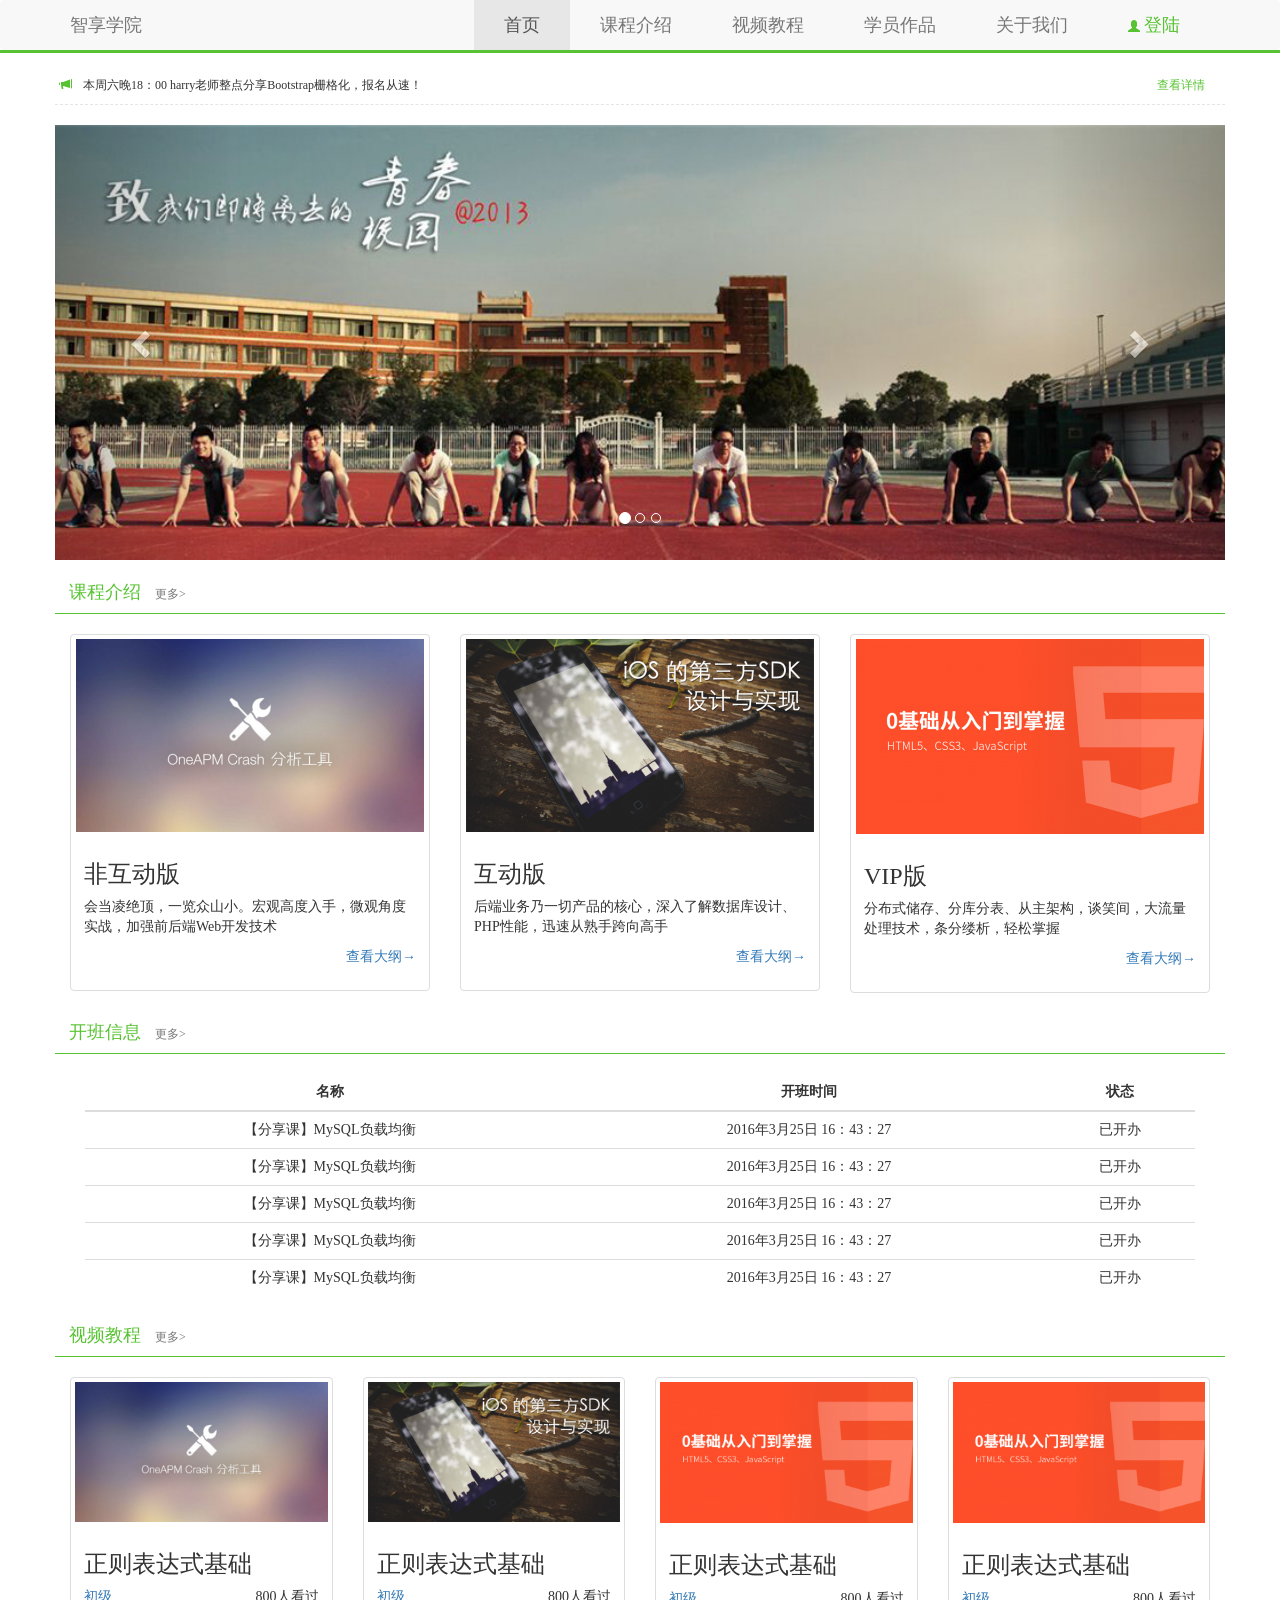
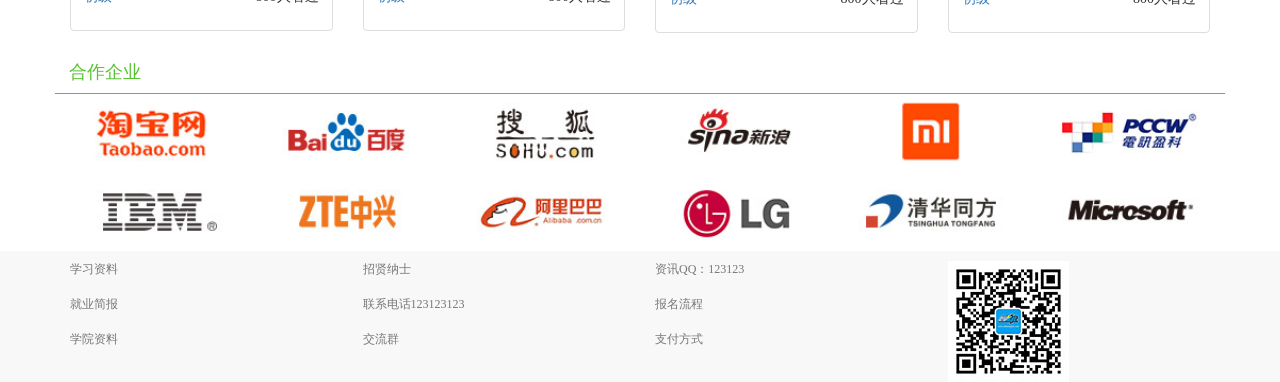
<file: html_work/智享学院/index.html>
<!DOCTYPE html>
<html lang="zh-CN">
  <head>
    <meta charset="utf-8">
    <meta http-equiv="X-UA-Compatible" content="IE=edge">
    <meta name="viewport" content="width=device-width, initial-scale=1">
    <!-- 上述3个meta标签*必须*放在最前面，任何其他内容都*必须*跟随其后！ -->
    <title>Bootstrap 101 Template</title>

    <!-- Bootstrap -->
    <link href="css/bootstrap.min.css" rel="stylesheet">
	<link href="css/style.css" rel="stylesheet">
    
    <!-- HTML5 shim and Respond.js for IE8 support of HTML5 elements and media queries -->
    <!-- WARNING: Respond.js doesn't work if you view the page via file:// -->
    <!--[if lt IE 9]>
      <script src="//cdn.bootcss.com/html5shiv/3.7.2/html5shiv.min.js"></script>
      <script src="//cdn.bootcss.com/respond.js/1.4.2/respond.min.js"></script>
    <![endif]-->
    
    <!-- jQuery (necessary for Bootstrap's JavaScript plugins) -->
    <script src="js/jquery-1.12.3.min.js"></script>
    <!-- Include all compiled plugins (below), or include individual files as needed -->
    <script src="js/bootstrap.min.js"></script>

  </head>
  <body>
<!--nav-->
<div  class="head container_build">
    <nav class="navbar navbar-default">
          <div class="container">
            <!-- Brand and toggle get grouped for better mobile display -->
            <div class="navbar-header">
              <button type="button" class="navbar-toggle collapsed" data-toggle="collapse" data-target="#bs-example-navbar-collapse-1" aria-expanded="false">
                <span class="sr-only">Toggle navigation</span>
                <span class="icon-bar"></span>
                <span class="icon-bar"></span>
                <span class="icon-bar"></span>
              </button>
              <a class="navbar-brand" href="#">智享学院</a>
            </div>
        
            <!-- Collect the nav links, forms, and other content for toggling -->
            <div class="collapse navbar-collapse" id="bs-example-navbar-collapse-1">
              <ul class="nav navbar-nav nav_box navbar-right">
                <li class="active"><a href="#">首页 <span class="sr-only">(current)</span></a></li>
                <li><a href="#">课程介绍</a></li>
                <li><a href="#">视频教程</a></li>
                <li><a href="#">学员作品</a></li>
                <li><a href="#">关于我们</a></li>
                <li><a href="#"><i class="glyphicon glyphicon-user"></i>登陆</a></li>
              </ul>
            </div><!-- /.navbar-collapse -->
          </div><!-- /.container-fluid -->
     </nav>
</div>
<!--end nav-->


<!--content-->
<div class="container content">
	<div class="row gg">
    	<div class="clearfix">
        	<p class="pull-left"><i class="glyphicon glyphicon-bullhorn"></i>本周六晚18：00 harry老师整点分享Bootstrap栅格化，报名从速！</p>
            <a href="javascript:;" class="pull-right">查看详情</a>
        </div>
    </div>
<!--banner-->   
    <div class="row banner">
        <!--banner begin-->
        <div id="carousel-example-generic" class="carousel slide" data-ride="carousel">
            <ol class="carousel-indicators">
                <li data-target="#carousel-example-generic" data-slide-to="0" class="active"></li>
                <li data-target="#carousel-example-generic" data-slide-to="1" class=""></li>
                <li data-target="#carousel-example-generic" data-slide-to="2" class=""></li>
            </ol>
            
            <div class="carousel-inner" role="listbox">
                <div class="item active">
                    <img src="img/1059004b4796551989_01.jpg" alt="...">
                    <div class="carousel-caption"></div>
                </div>
                <div class="item">
                    <img src="img/1200364a7ac7229333.jpg" alt="...">
                    <div class="carousel-caption"></div>
                </div>
                <div class="item">
                    <img src="img/1200364a7ac7229334_01.jpg" alt="...">
                    <div class="carousel-caption"></div>
                </div>
            </div>
            
            <a class="left carousel-control" href="#carousel-example-generic" role="button" data-slide="prev">
                <span class="glyphicon glyphicon-chevron-left" aria-hidden="true"></span>
                <span class="sr-only">Previous</span>
            </a>
            <a class="right carousel-control" href="#carousel-example-generic" role="button" data-slide="next">
                <span class="glyphicon glyphicon-chevron-right" aria-hidden="true"></span>
                <span class="sr-only">Next</span>
            </a>
        </div>
        <!--banner end-->
	</div>	
<!--banner-->  

	<div class="row">
    	<div class="title">
        	<h4>课程介绍<a href="javascript:;">更多></a></h4>
        </div>
    </div>
    
<!--缩略图-->
	<div class="row sl">
          <div class="col-sm-6 col-md-4">
                <div class="thumbnail">
                      <img src="img/m-54ab9e9fc739f.jpg" alt="...">
                      <div class="caption">
                            <h3>非互动版</h3>
                            <p>会当凌绝顶，一览众山小。宏观高度入手，微观角度实战，加强前后端Web开发技术</p>
                            <p class="clearfix"><a href="#" class="pull-right">查看大纲&rarr;</a></p>
                      </div>
                </div>
          </div>
          <div class="col-sm-6 col-md-4">
                <div class="thumbnail">
                      <img src="img/m-547e5c3762e2e.jpg" alt="...">
                      <div class="caption">
                            <h3>互动版</h3>
                            <p>后端业务乃一切产品的核心，深入了解数据库设计、PHP性能，迅速从熟手跨向高手</p>
                            <p class="clearfix"><a href="#" class="pull-right">查看大纲&rarr;</a></p>
                      </div>
                </div>
          </div>
          <div class="col-sm-6 col-md-4">
                <div class="thumbnail">
                      <img src="img/m-567a0bca364fa.jpg" alt="...">
                      <div class="caption">
                            <h3>VIP版</h3>
                            <p>分布式储存、分库分表、从主架构，谈笑间，大流量处理技术，条分缕析，轻松掌握</p>
                            <p class="clearfix"><a href="#" class="pull-right">查看大纲&rarr;</a></p>
                      </div>
                </div>
          </div>
    </div>
<!--结束缩略图-->

	<div class="row">
    	<div class="title">
        	<h4>开班信息<a href="javascript:;">更多></a></h4>
        </div>
    </div>
    
<!--table-->
	<div class="row table_box">
    	<table class="table text-center table-hover">
        	<thead>
            	<tr>
                	<th>名称</th>
                    <th>开班时间</th>
                    <th>状态</th>
                </tr>
            </thead>
            <tbody>
            	<tr>
                	<td>【分享课】MySQL负载均衡</td>
                    <td>2016年3月25日 16：43：27</td>
                    <td>已开办</td>
                </tr>
                            	<tr>
                	<td>【分享课】MySQL负载均衡</td>
                    <td>2016年3月25日 16：43：27</td>
                    <td>已开办</td>
                </tr>

            	<tr>
                	<td>【分享课】MySQL负载均衡</td>
                    <td>2016年3月25日 16：43：27</td>
                    <td>已开办</td>
                </tr>

            	<tr>
                	<td>【分享课】MySQL负载均衡</td>
                    <td>2016年3月25日 16：43：27</td>
                    <td>已开办</td>
                </tr>

            	<tr>
                	<td>【分享课】MySQL负载均衡</td>
                    <td>2016年3月25日 16：43：27</td>
                    <td>已开办</td>
                </tr>
            </tbody>
        </table>
    </div>
<!--end table-->

	<div class="row">
    	<div class="title">
        	<h4>视频教程<a href="javascript:;">更多></a></h4>
        </div>
    </div>

<!--缩略图2-->    
    <div class="row sl sls">
          <div class="col-sm-6 col-md-3 col-xs-12">
                <div class="thumbnail">
                      <img src="img/m-54ab9e9fc739f.jpg" alt="...">
                      <div class="caption">
                            <h3>正则表达式基础</h3>
                            <p class="clearfix"><a href="#" class="pull-left">初级</a><span class="pull-right">800人看过</span></p>
                      </div>
                      <div class="box">
                      	<a href="javascript:;">点击报名</a>
                      </div>
                </div>
          </div>
          <div class="col-sm-6 col-md-3 col-xs-12">
                <div class="thumbnail">
                      <img src="img/m-547e5c3762e2e.jpg" alt="...">
                      <div class="caption">
                            <h3>正则表达式基础</h3>
                            <p class="clearfix"><a href="#" class="pull-left">初级</a><span class="pull-right">800人看过</span></p>
                      </div>
                       <div class="box">
                      	<a href="javascript:;">点击报名</a>
                      </div>
                </div>
          </div>
          <div class="col-sm-6 col-md-3 col-xs-12">
                <div class="thumbnail">
                      <img src="img/m-567a0bca364fa.jpg" alt="...">
                      <div class="caption">
                            <h3>正则表达式基础</h3>
                            <p class="clearfix"><a href="#" class="pull-left">初级</a><span class="pull-right">800人看过</span></p>
                      </div>
                       <div class="box">
                      	<a href="javascript:;">点击报名</a>
                      </div>
                </div>
          </div>
          <div class="col-sm-6 col-md-3 col-xs-12">
                <div class="thumbnail">
                      <img src="img/m-567a0bca364fa.jpg" alt="...">
                      <div class="caption">
                            <h3>正则表达式基础</h3>
                            <p class="clearfix"><a href="#" class="pull-left">初级</a><span class="pull-right">800人看过</span></p>
                      </div>
                       <div class="box">
                      	<a href="javascript:;">点击报名</a>
                      </div>
                </div>
          </div>
    </div>
<!--缩略图2结束--> 
  
	<div class="row">
    	<div class="title">
        	<h4>合作企业</h4>
        </div>
    </div>
 	
    <div class="row">
    	<div class="qiye col-md-2 col-sm-3 col-xs-6">
    		<a href="javascript:;"><img src="img/qy18.jpg" alt="..."/></a>
        </div>
        <div class="qiye col-md-2 col-sm-3 col-xs-6">
    		<a href="javascript:;"><img src="img/qy16.jpg" alt="..."/></a>
        </div>
        <div class="qiye col-md-2 col-sm-3 col-xs-6">
    		<a href="javascript:;"><img src="img/qy10.jpg" alt="..."/></a>
        </div>
        <div class="qiye col-md-2 col-sm-3 col-xs-6">
    		<a href="javascript:;"><img src="img/qy13.jpg" alt="..."/></a>
        </div>
        <div class="qiye col-md-2 col-sm-3 col-xs-6">
    		<a href="javascript:;"><img src="img/qy09.jpg" alt="..."/></a>
        </div>
        <div class="qiye col-md-2 col-sm-3 col-xs-6">
    		<a href="javascript:;"><img src="img/qy01.jpg" alt="..."/></a>
        </div>
        <div class="qiye col-md-2 col-sm-3 col-xs-6">
    		<a href="javascript:;"><img src="img/qy02.jpg" alt="..."/></a>
        </div>
        <div class="qiye col-md-2 col-sm-3 col-xs-6">
    		<a href="javascript:;"><img src="img/qy11.jpg" alt="..."/></a>
        </div>
        <div class="qiye col-md-2 col-sm-3 col-xs-6">
    		<a href="javascript:;"><img src="img/qy07.jpg" alt="..."/></a>
        </div>
        <div class="qiye col-md-2 col-sm-3 col-xs-6">
    		<a href="javascript:;"><img src="img/qy04.jpg" alt="..."/></a>
        </div>
        <div class="qiye col-md-2 col-sm-3 col-xs-6">
    		<a href="javascript:;"><img src="img/qy12.jpg" alt="..."/></a>
        </div>
        <div class="qiye col-md-2 col-sm-3 col-xs-6">
    		<a href="javascript:;"><img src="img/qy03.jpg" alt="..."/></a>
        </div>
    </div>
    
</div>
<!--end content-->



<!--foot-->
<div class="foot">
    <div class="container">
        <div class="row">
            <ul class="col-md-3 col-sm-3 list-unstyled hidden-xs">
            	<li><a href="javascript:;">学习资料</a></li>
                <li><a href="javascript:;">就业简报</a></li>
                <li><a href="javascript:;">学院资料</a></li>
            </ul>
            <ul class="col-md-3 col-sm-3 list-unstyled col-xs-6">
            	<li><a href="javascript:;">招贤纳士</a></li>
                <li><a href="javascript:;">联系电话123123123</a></li>
                <li><a href="javascript:;">交流群</a></li>
            </ul>
            <ul class="col-md-3 col-sm-3 list-unstyled col-xs-6">
            	<li><a href="javascript:;">资讯QQ：123123</a></li>
                <li><a href="javascript:;">报名流程</a></li>
                <li><a href="javascript:;">支付方式</a></li>
            </ul>
            <div class="col-md-3 col-sm-3 hidden-xs">
            	<img src="img/weixin-zns.jpg" alt="..."/>
            </div>
        </div>
    </div>
</div>
<!--end foot-->
</body>
</html>
</file>
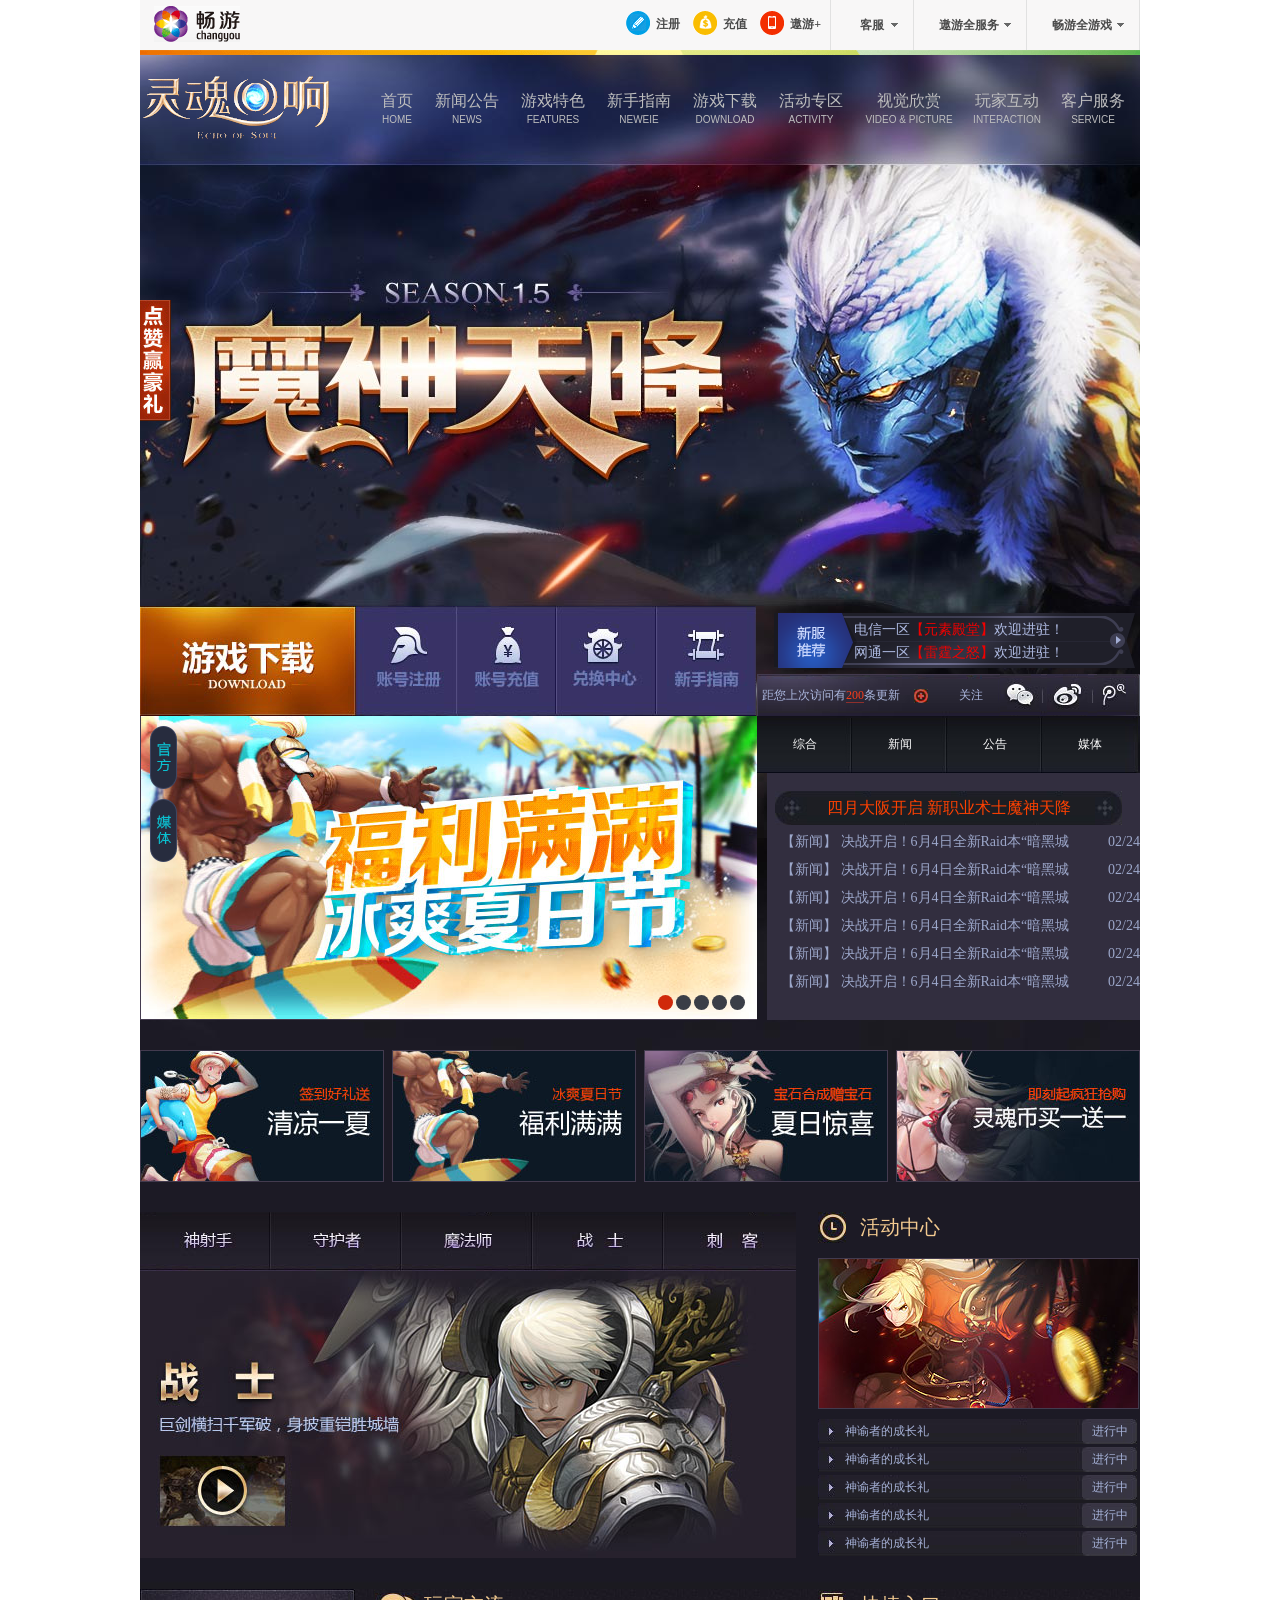
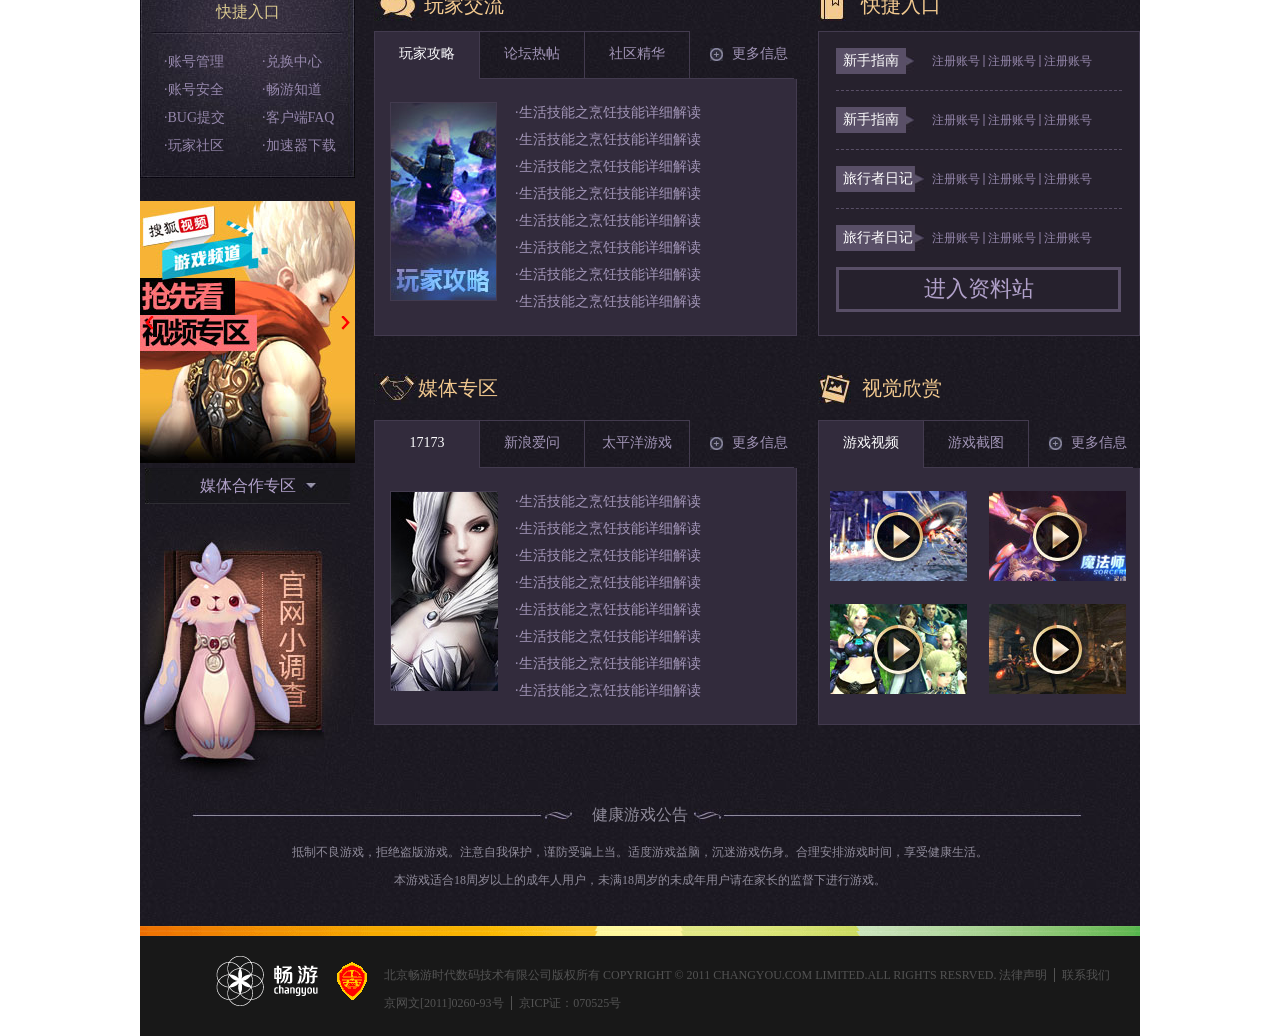
<file: html_work/灵魂回响/index.html>
<!DOCTYPE HTML PUBLIC "-//W3C//DTD HTML 4.01//EN" "http://www.w3.org/TR/html4/strict.dtd">
<html>
<head>
<meta http-equiv="Content-Type" content="text/html; charset=utf-8">
<title>无标题文档</title>
<link rel="stylesheet" href="css/style.css"/> 
<link rel="stylesheet" href="css/common.css"/>
</head>

<body>
<div class="wrap">
<!--head-->
	<div class="head">
    	<div class="loginbar_box clearfix">
        	<h1 class="logo fl"><a href="javascript:;"></a></h1>
            
            <div class="loginbar fr clearfix">
            	<ul class="loginbar_left fl clearfix">
                	<li class="fl">
                    	<a href="javascript:;">
                    		<i class="icon1"></i>
                        	注册
                    	</a>
                    </li>
                    <li class="fl">
                        <a href="javascript:;">
                            <i class="icon2"></i>
                            充值
                        </a>
                    </li>
                    <li class="fl">
                        <a href="javascript:;">
                            <i class="icon3"></i>
                            遨游+
                        </a>
                    </li>
                </ul>
                <ul class="loginbar_right fl clearfix border">
                	<li class="fl l1">
                    	<a href="javascript:;">                    	
                        客服
                        <i class="icon"></i>
                    </a>
                    </li>
                    <li class="fl border l2">
                        <a href="javascript:;">                    	
                            遨游全服务
                            <i class="icon"></i>
                        </a>
                    </li>
                    <li class="fl l3">
                        <a href="javascript:;">                    	
                           畅游全游戏
                            <i class="icon"></i>
                        </a>
                    </li>
                </ul>
            </div>
        </div>
        
        <div class="line"><img src="img/line.png"/></div>
        
        <div class="nav_box">
			<img src="img/header_main.jpg" alt="..."/>
            <h1 class="logo_game"><a href="javascript:;"><img src="img/logo.gif" alt="灵魂回响"/></a></h1>
            <a href="javascript:;" class="hot"><img src="img/dianji.png" alt="..."/></a>
            
            <div class="nav">
            	<ul class="clearfix">
                	<li class="fl li_s">
                    	<p class="title_cn"><a href="javascript:;">首页</a></p>
                        <p class="title_en"><a href="javascript:;">HOME</a></p>
                    </li>
                    <li class="fl">
                    	<p class="title_cn"><a href="javascript:;">新闻公告</a></p>
                        <p class="title_en"><a href="javascript:;">NEWS</a></p>
                    </li>
                    <li class="fl">
                    	<p class="title_cn"><a href="javascript:;">游戏特色</a></p>
                        <p class="title_en"><a href="javascript:;">FEATURES</a></p>
                    </li>
                    <li class="fl">
                    	<p class="title_cn"><a href="javascript:;">新手指南</a></p>
                        <p class="title_en"><a href="javascript:;">NEWEIE</a></p>
                    </li>
                    <li class="fl">
                    	<p class="title_cn"><a href="javascript:;">游戏下载</a></p>
                        <p class="title_en"><a href="javascript:;">DOWNLOAD</a></p>
                    </li>
                    <li class="fl">
                    	<p class="title_cn"><a href="javascript:;">活动专区</a></p>
                        <p class="title_en"><a href="javascript:;">ACTIVITY</a></p>
                    </li>
                    <li class="fl li_l">
                    	<p class="title_cn"><a href="javascript:;">视觉欣赏</a></p>
                        <p class="title_en"><a href="javascript:;">VIDEO & PICTURE</a></p>
                    </li>
                    <li class="fl">
                    	<p class="title_cn"><a href="javascript:;">玩家互动</a></p>
                        <p class="title_en"><a href="javascript:;">INTERACTION</a></p>
                    </li>
                    <li class="fl">
                    	<p class="title_cn"><a href="javascript:;">客户服务</a></p>
                        <p class="title_en"><a href="javascript:;">SERVICE</a></p>
                    </li>
                </ul>
            
			</div>
        </div>
    </div>
<!--end head-->




<!--content-->
	<div class="content">
    	<div class="service_box clearfix">
        	<div class="service fl clearfix">
            	<a href="javascript:;" class="icon1 fl"></a>
                <a href="javascript:;" class="icon2 fl"></a>
                <a href="javascript:;" class="icon3 fl"></a>
                <a href="javascript:;" class="icon4 fl"></a>
                <a href="javascript:;" class="icon5 fl"></a>
            </div>
            
        	<div class="tips fl">
            	<div class="top">
                	<div>
                        <p><a href="javascript:;">电信一区<span>【元素殿堂】</span>欢迎进驻！</a></p>
                        <p class="p2"><a href="javascript:;">网通一区<span>【雷霆之怒】</span>欢迎进驻！</a></p>
                    </div>
                </div>
                
                <div class="bottom">
                	<a href="#" class="comment">距您上次访问有<span>200</span>条更新</a>
                    <a class="icon"></a>
                    <a href="#" class="concern">关注</a>
                    <a href="#" class="weixin"></a>
                    <a href="#" class="weibo"></a>
                    <a href="#" class="tengxun"></a>
                </div>
            </div>
        </div>
        
        <div class="banner_box clearfix">
        	<div class="banner fl">
            	<ul>
                	<li><a href="#"><img src="img/main_a1.jpg" alt="..."/></a></li>
                    <li><a href="#"><img src="img/main_a1.jpg" alt="..."/></a></li>
                    <li><a href="#"><img src="img/main_a1.jpg" alt="..."/></a></li>
                    <li><a href="#"><img src="img/main_a1.jpg" alt="..."/></a></li>
                    <li><a href="#"><img src="img/main_a1.jpg" alt="..."/></a></li>
                </ul>
                <a href="#" class="gf"></a>
                <a href="#" class="media"></a>
                <div class="clearfix">
                	<a href="#" class="active"></a>
                    <a href="#"></a>
                    <a href="#"></a>
                    <a href="#"></a>
                    <a href="#"></a>
                </div>
            </div>
            
            <div class="banner_right fr">
            	<div class="sub_nav clearfix">
                	<a href="javascript:;">综合</a>
                    <a href="javascript:;">新闻</a>
                    <a href="javascript:;">公告</a>
                    <a href="javascript:;">媒体</a>
                </div>
                
                <div class="news">
                	<dl>
                    	<dt>四月大阪开启 新职业术士魔神天降</dt>
                        <dd class="clearfix"> 
                        	<a href="#" class="fl">【新闻】 决战开启！6月4日全新Raid本“暗黑城</a>
                          	<span class="time fr">02/24</span>  
                        </dd>
                        <dd class="clearfix"> 
                        	<a href="#" class="fl">【新闻】 决战开启！6月4日全新Raid本“暗黑城</a>
                          	<span class="time fr">02/24</span>  
                        </dd>
                        <dd class="clearfix"> 
                        	<a href="#" class="fl">【新闻】 决战开启！6月4日全新Raid本“暗黑城</a>
                          	<span class="time fr">02/24</span>  
                        </dd>
                        <dd class="clearfix"> 
                        	<a href="#" class="fl">【新闻】 决战开启！6月4日全新Raid本“暗黑城</a>
                          	<span class="time fr">02/24</span>  
                        </dd>
                        <dd class="clearfix"> 
                        	<a href="#" class="fl">【新闻】 决战开启！6月4日全新Raid本“暗黑城</a>
                          	<span class="time fr">02/24</span>  
                        </dd>
                        <dd class="clearfix"> 
                        	<a href="#" class="fl">【新闻】 决战开启！6月4日全新Raid本“暗黑城</a>
                          	<span class="time fr">02/24</span>  
                        </dd>
                    </dl>
                    <div class="news_tips"></div>
                </div>
            </div>
        </div>
        
        <div class="benefit clearfix">
        	<a href="#" class="fl"></a>
            <a href="#" class="fl"></a>
            <a href="#" class="fl"></a>
            <a href="#" class="fl"></a>
        </div>
        
        <div class="activity_box clearfix">
        	<div class="introduction fl">
            	<div class="clearfix">
                	<a href="#" class="fl"></a>
                    <a href="#" class="fl"></a>
                    <a href="#" class="fl"></a>
                    <a href="#" class="fl"></a>
                    <a href="#" class="fl"></a>
                </div>
            	<a href="#"  class="img"><img src="img/zhanshi.jpg" alt="战士"/></a>
            </div>
            
            <div class="activity fr">
            	<h3><i></i>活动中心</h3>
                <div>
                	<img src="img/1.jpg" alt="..."/>
                    <span class="bg"></span>
                    <span class="zi">女武神的密室</span>
                </div>
                <ul>
                	<li>
                    	<a href="#" class="fl">神谕者的成长礼</a>
                        <span class="fr">进行中</span>
                    </li>
                    <li>
                    	<a href="#" class="fl">神谕者的成长礼</a>
                        <span class="fr">进行中</span>
                    </li>
                    <li>
                    	<a href="#" class="fl">神谕者的成长礼</a>
                        <span class="fr">进行中</span>
                    </li>
                    <li>
                    	<a href="#" class="fl">神谕者的成长礼</a>
                        <span class="fr">进行中</span>
                    </li>
                    <li>
                    	<a href="#" class="fl">神谕者的成长礼</a>
                        <span class="fr">进行中</span>
                    </li>
                </ul>
            </div>
        </div>
        
        <div class="main clearfix">
        	<div class="main_left fl">
            	<div class="tips">
                	<h3>快捷入口</h3>
                    <div class="clearfix">
                    	<a href="#" class="fl">&middot;账号管理</a>
                        <a href="#" class="fl cm">&middot;兑换中心</a>
                        <a href="javascript:;" class="fl">&middot;账号安全</a>
                        <a href="javascript:;" class="fl cm">&middot;畅游知道</a>
                        <a href="javascript:;" class="fl">&middot;BUG提交</a>
                        <a href="javascript:;" class="fl cm">&middot;客户端FAQ</a>
                        <a href="javascript:;" class="fl">&middot;玩家社区</a>
                        <a href="javascript:;" class="fl cm">&middot;加速器下载</a>
                    </div>
                </div>
                <div class="partner">
                	<a href="javascript:;"><img src="img/main_a3.jpg"/></a>
                    <a href="javascript:;" class="part">媒体合作专区</a>
                    <span class="prev"></span>
                    <span class="next"></span>
                </div>
                <div class="question">
                	<a href="javascript:;"></a>
                </div>
            </div>
            
            <div class="main_middle fl">
            	<div class="communitcation">
                	<h3>玩家交流</h3>
                    <div class="subnav clearfix">
                    	<a href="javascript:;" class="fl cm active">玩家攻略</a> 
                        <a href="javascript:;" class="fl">论坛热帖</a> 
                        <a href="javascript:;" class="fl">社区精华</a> 
                        <a href="javascript:;" class="fl cb"><i></i>更多信息</a> 
                    </div>
                    <div class="com clearfix">
                        <a href="javascript:;" class="fl img"><img src="img/wj.jpg"/></a>
                        <ul class="fl">
                            <li><a href="javascript:;">&middot;生活技能之烹饪技能详细解读</a></li>
                            <li><a href="javascript:;">&middot;生活技能之烹饪技能详细解读</a></li>
                            <li><a href="javascript:;">&middot;生活技能之烹饪技能详细解读</a></li>
                            <li><a href="javascript:;">&middot;生活技能之烹饪技能详细解读</a></li>
                            <li><a href="javascript:;">&middot;生活技能之烹饪技能详细解读</a></li>
                            <li><a href="javascript:;">&middot;生活技能之烹饪技能详细解读</a></li>
                            <li><a href="javascript:;">&middot;生活技能之烹饪技能详细解读</a></li>
                            <li><a href="javascript:;">&middot;生活技能之烹饪技能详细解读</a></li>
                        </ul>
                    </div>
                </div>
                
                <div class="medio clearfix">
                	<h3>媒体专区</h3>
                    <div class="subnav clearfix">
                    	<a href="javascript:;" class="fl cm active">17173</a> 
                        <a href="javascript:;" class="fl">新浪爱问</a> 
                        <a href="javascript:;" class="fl">太平洋游戏</a> 
                        <a href="javascript:;" class="fl cb"><i></i>更多信息</a> 
                    </div>
                    <div class="com clearfix">
                        <a href="javascript:;" class="fl img"><img src="img/1031.jpg"/></a>
                        <ul class="fl">
                            <li><a href="javascript:;">&middot;生活技能之烹饪技能详细解读</a></li>
                            <li><a href="javascript:;">&middot;生活技能之烹饪技能详细解读</a></li>
                            <li><a href="javascript:;">&middot;生活技能之烹饪技能详细解读</a></li>
                            <li><a href="javascript:;">&middot;生活技能之烹饪技能详细解读</a></li>
                            <li><a href="javascript:;">&middot;生活技能之烹饪技能详细解读</a></li>
                            <li><a href="javascript:;">&middot;生活技能之烹饪技能详细解读</a></li>
                            <li><a href="javascript:;">&middot;生活技能之烹饪技能详细解读</a></li>
                            <li><a href="javascript:;">&middot;生活技能之烹饪技能详细解读</a></li>
                        </ul>
                    </div>
                </div>
            </div>
            
            <div class="main_right fl">
            	<div class="data">
                	<h3>快捷入口</h3>
                    <div class="com clearfix">
                        <ul>
                            <li class="clearfix">
                            	<span class="fl">新手指南</span>
                                <div class="fl clearfix">
                                    <a href="javascript:;" class="fl cm">注册账号</a>
                                    <a href="javascript:;" class="fl">注册账号</a>
                                    <a href="javascript:;" class="fl cb">注册账号</a>
                                </div>
                            </li>
                            <li class="clearfix">
                            	<span class="fl">新手指南</span>
                                <div class="fl clearfix">
                                    <a href="javascript:;" class="fl cm">注册账号</a>
                                    <a href="javascript:;" class="fl">注册账号</a>
                                    <a href="javascript:;" class="fl cb">注册账号</a>
                                </div>
                            </li>
                            <li class="clearfix">
                            	<span class="fl long">旅行者日记</span>
                                <div class="fl clearfix">
                                    <a href="javascript:;" class="fl cm">注册账号</a>
                                    <a href="javascript:;" class="fl">注册账号</a>
                                    <a href="javascript:;" class="fl cb">注册账号</a>
                                </div>
                            </li>
                            <li class="cb clearfix">
                            	<span class="fl long">旅行者日记</span>
                                <div class="fl clearfix">
                                    <a href="javascript:;" class="fl cm">注册账号</a>
                                    <a href="javascript:;" class="fl">注册账号</a>
                                    <a href="javascript:;" class="fl cb">注册账号</a>
                                </div>
                            </li>
                        </ul>
                        
                        <div class="submit">
                        	<a href="#">进入资料站</a>
                        </div>
                    </div>
                </div>
                
                <div class="video">
                	<h3>视觉欣赏</h3>
                    <div class="subnav clearfix">
                        <a href="javascript:;" class="fl cm active">游戏视频</a> 
                        <a href="javascript:;" class="fl">游戏截图</a> 
                        <a href="javascript:;" class="fl cb"><i></i>更多信息</a> 
                    </div>
                    <div class="com clearfix">
                        <a href="javascript:;" class="fl mr mb"><img src="img/3.jpg" alt="..."/></a>
                        <a href="javascript:;" class="fl mb"><img src="img/2.jpg" alt="..."/></a>
                        <a href="javascript:;" class="fl mr"><img src="img/1_1.jpg" alt="..."/></a>
                        <a href="javascript:;" class="fl"><img src="img/4.jpg" alt="..."/></a>
                    </div>
                </div>
            </div>
        </div>
    </div>
<!--end content-->



<!--footer-->
	<div class="footer">
    	<div class="foot_top">
            <div class="line">
            	健康游戏公告
            </div>
            <div class="advice">
            	<p>抵制不良游戏，拒绝盗版游戏。注意自我保护，谨防受骗上当。适度游戏益脑，沉迷游戏伤身。合理安排游戏时间，享受健康生活。</p>
                <p>本游戏适合18周岁以上的成年人用户，未满18周岁的未成年用户请在家长的监督下进行游戏。</p>
            </div>
            <div class="color_line">
            </div>
        </div>
        
        <div class="copyright clearfix">
        	<a href="javascript:;" class="fl"><img src="img/logo1.png"/></a>
            <a href="javascript:;" class="fl"><img src="img/logo2.png"/></a>
            <div class="fl">
            	<p>北京畅游时代数码技术有限公司版权所有 COPYRIGHT &copy; 2011 CHANGYOU.COM LIMITED.ALL RIGHTS RESRVED. <a href="#" class="pbr">法律声明</a><a href="#" class="pl">联系我们</a></p>
                <p><a href="#" class="pbr">京网文[2011]0260-93号</a><a href="#"  class="pl">京ICP证：070525号</a></p>
            </div>
        </div>
    </div>
<!--end footer-->
</div>
</body>
</html>
</file>
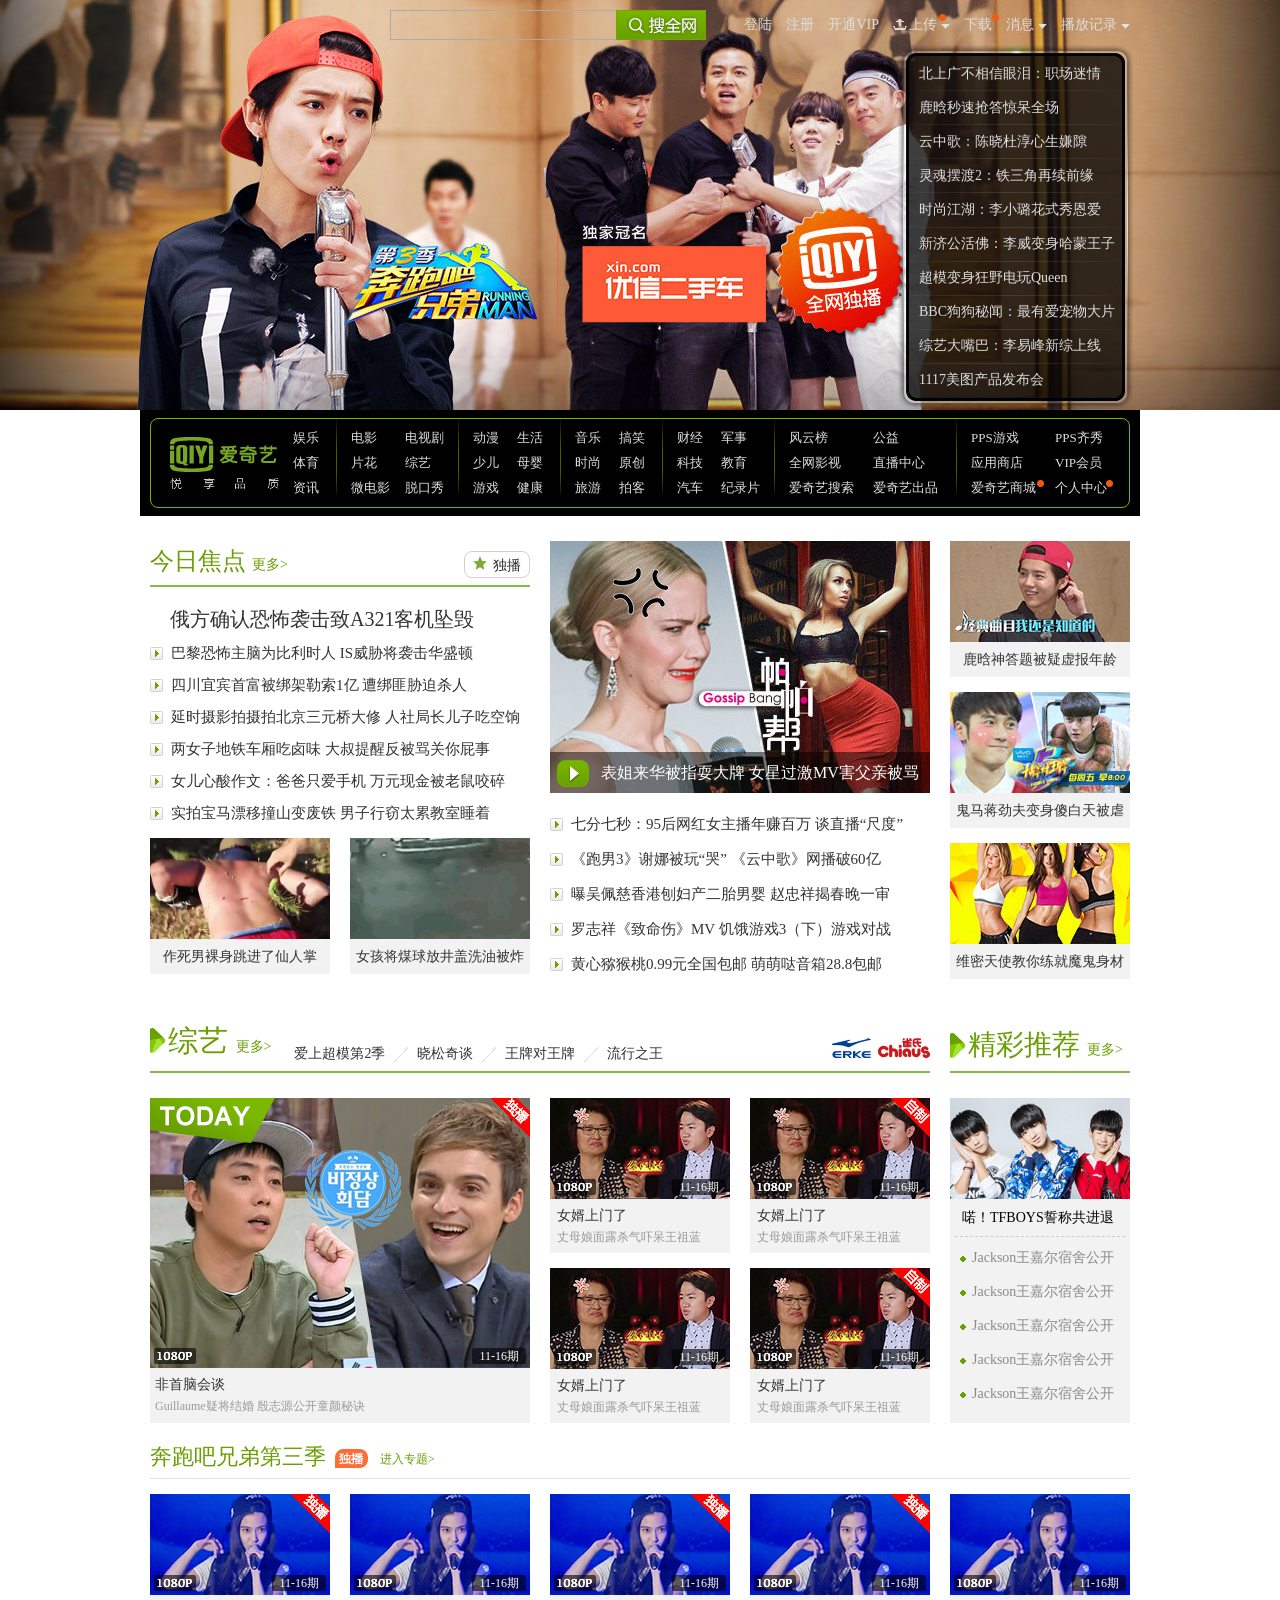
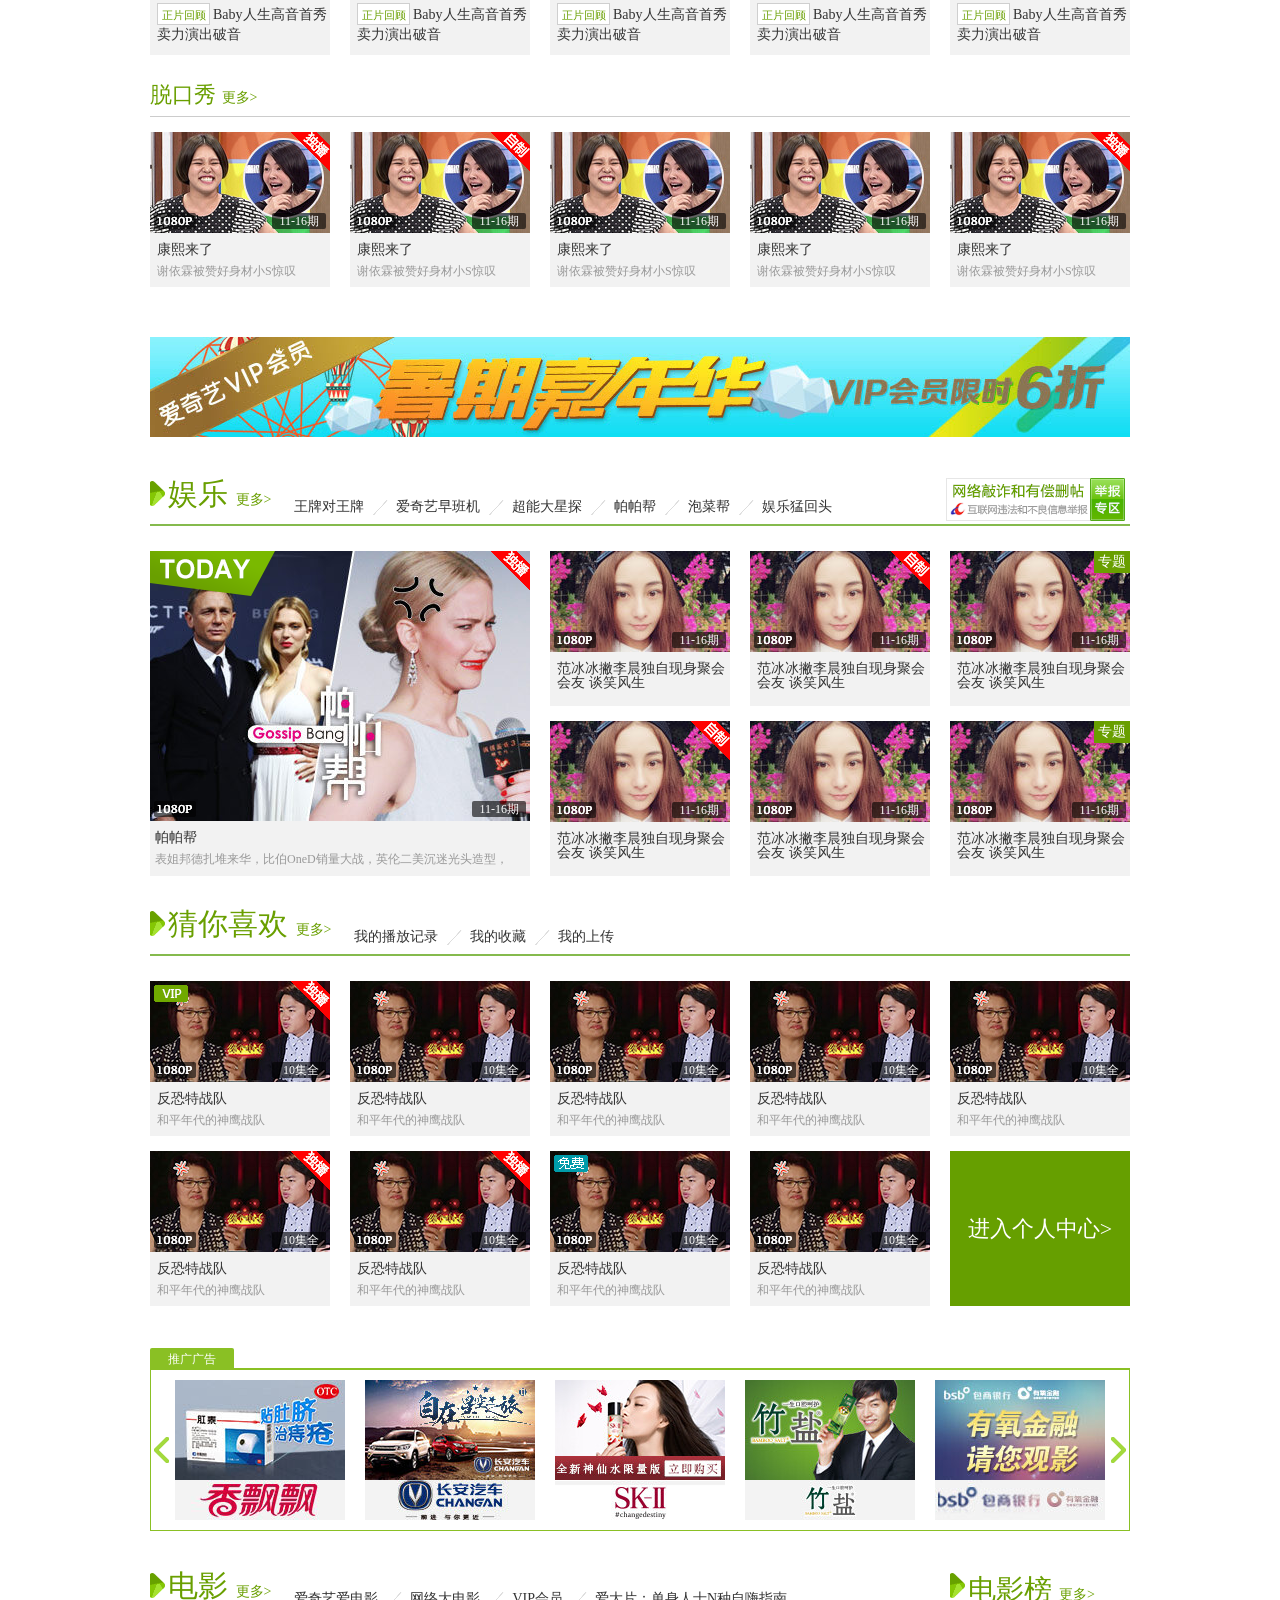
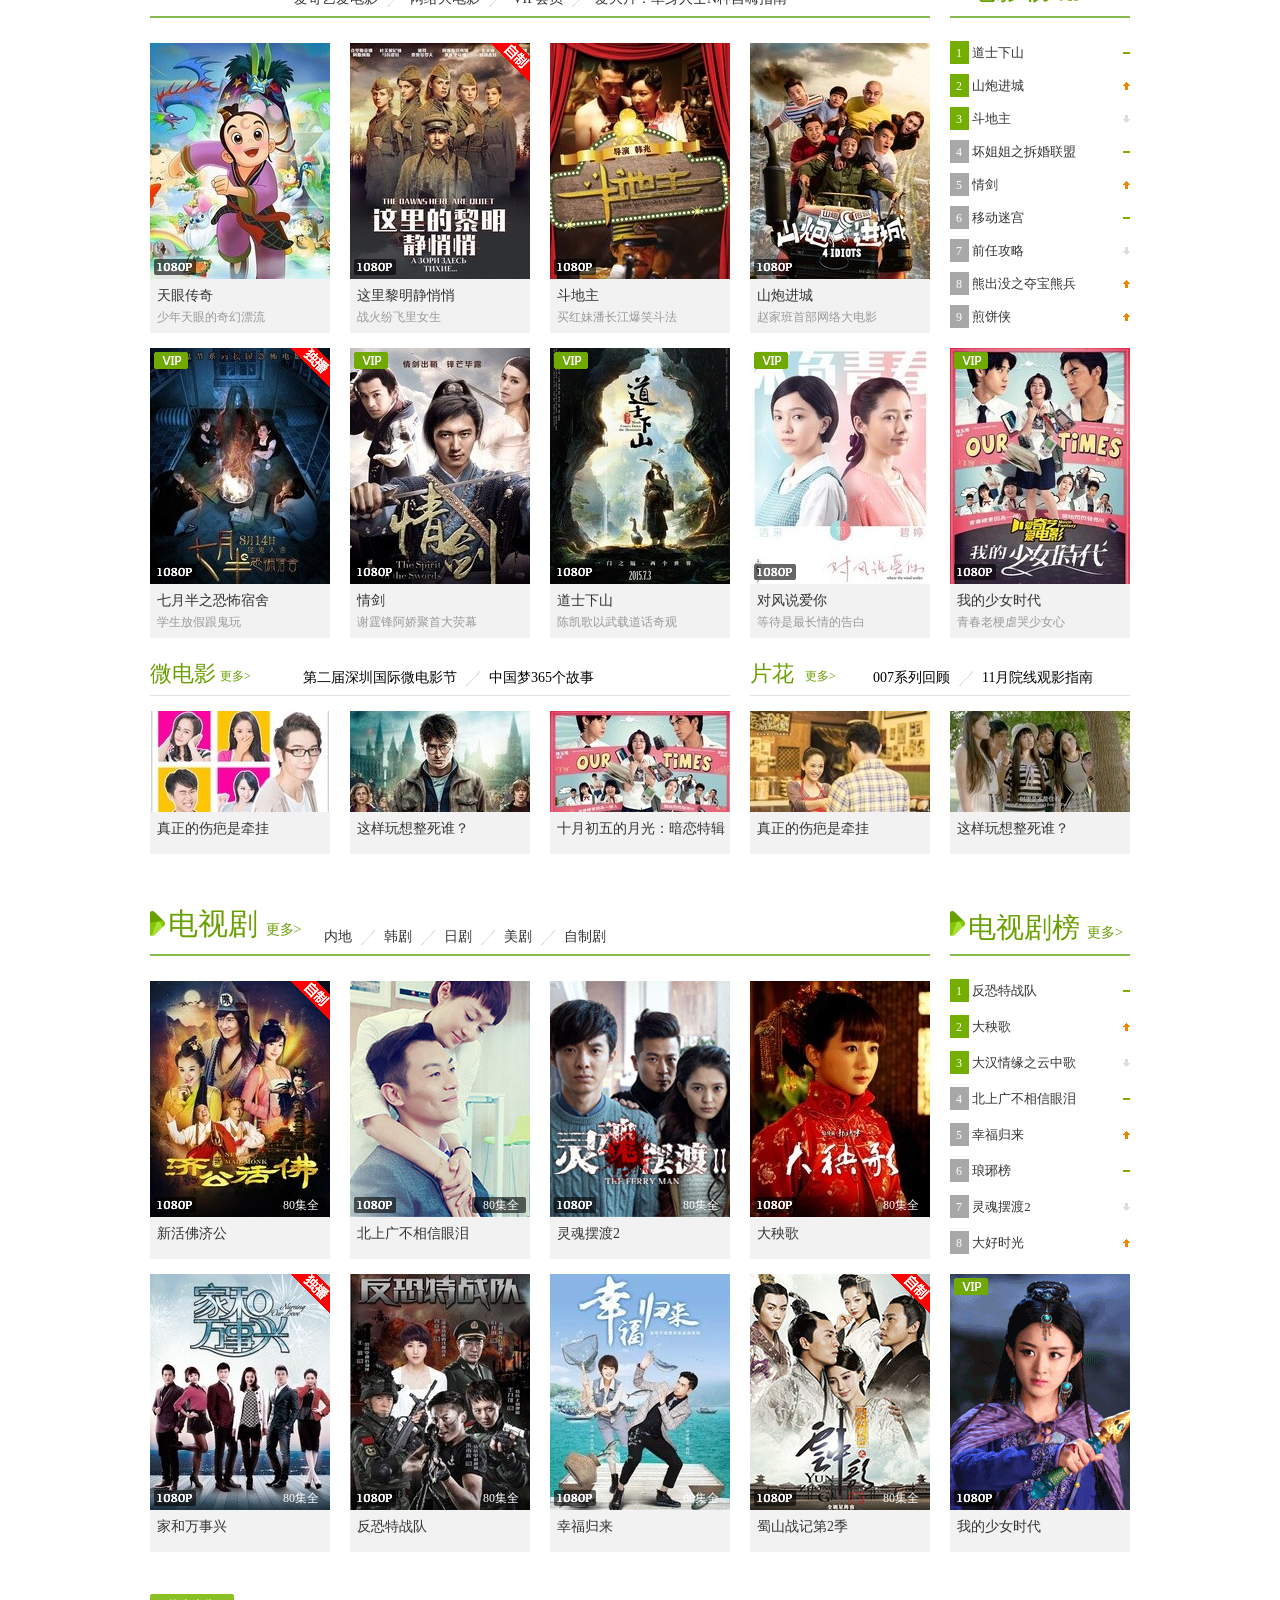
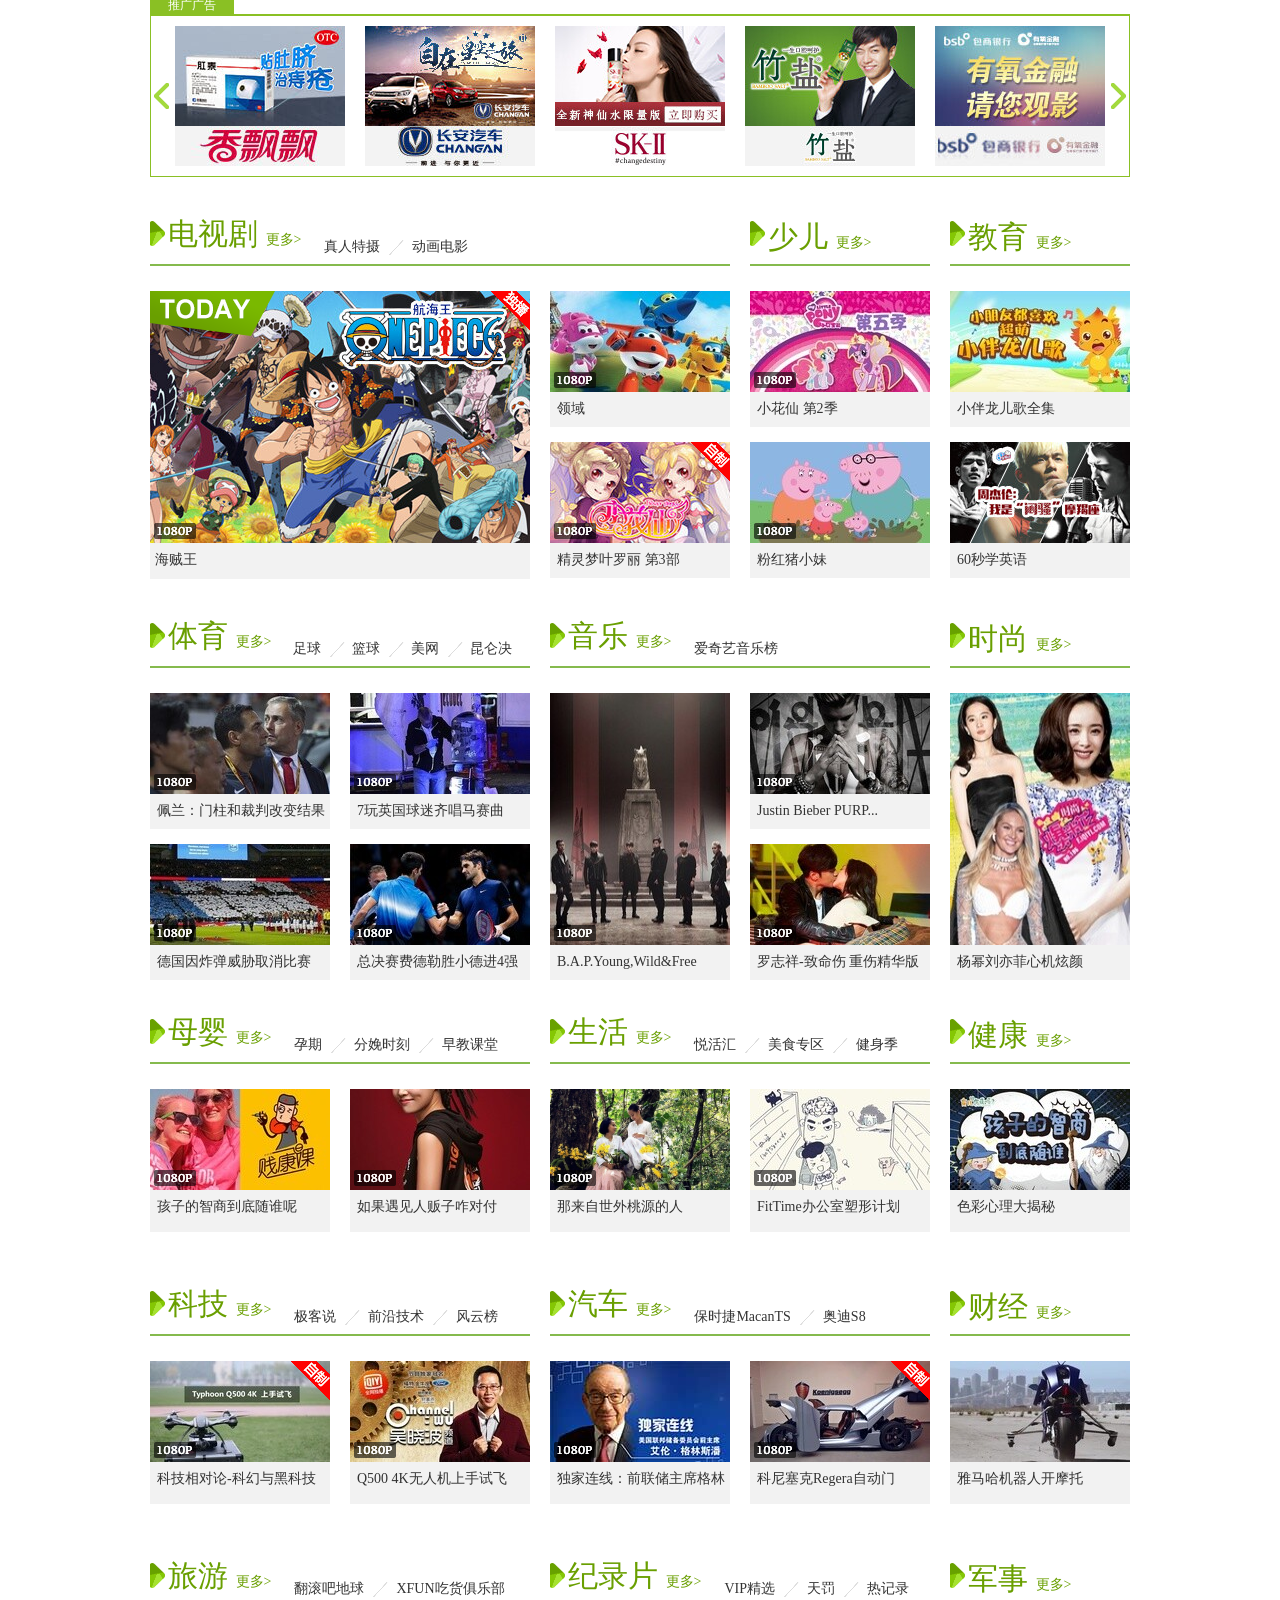
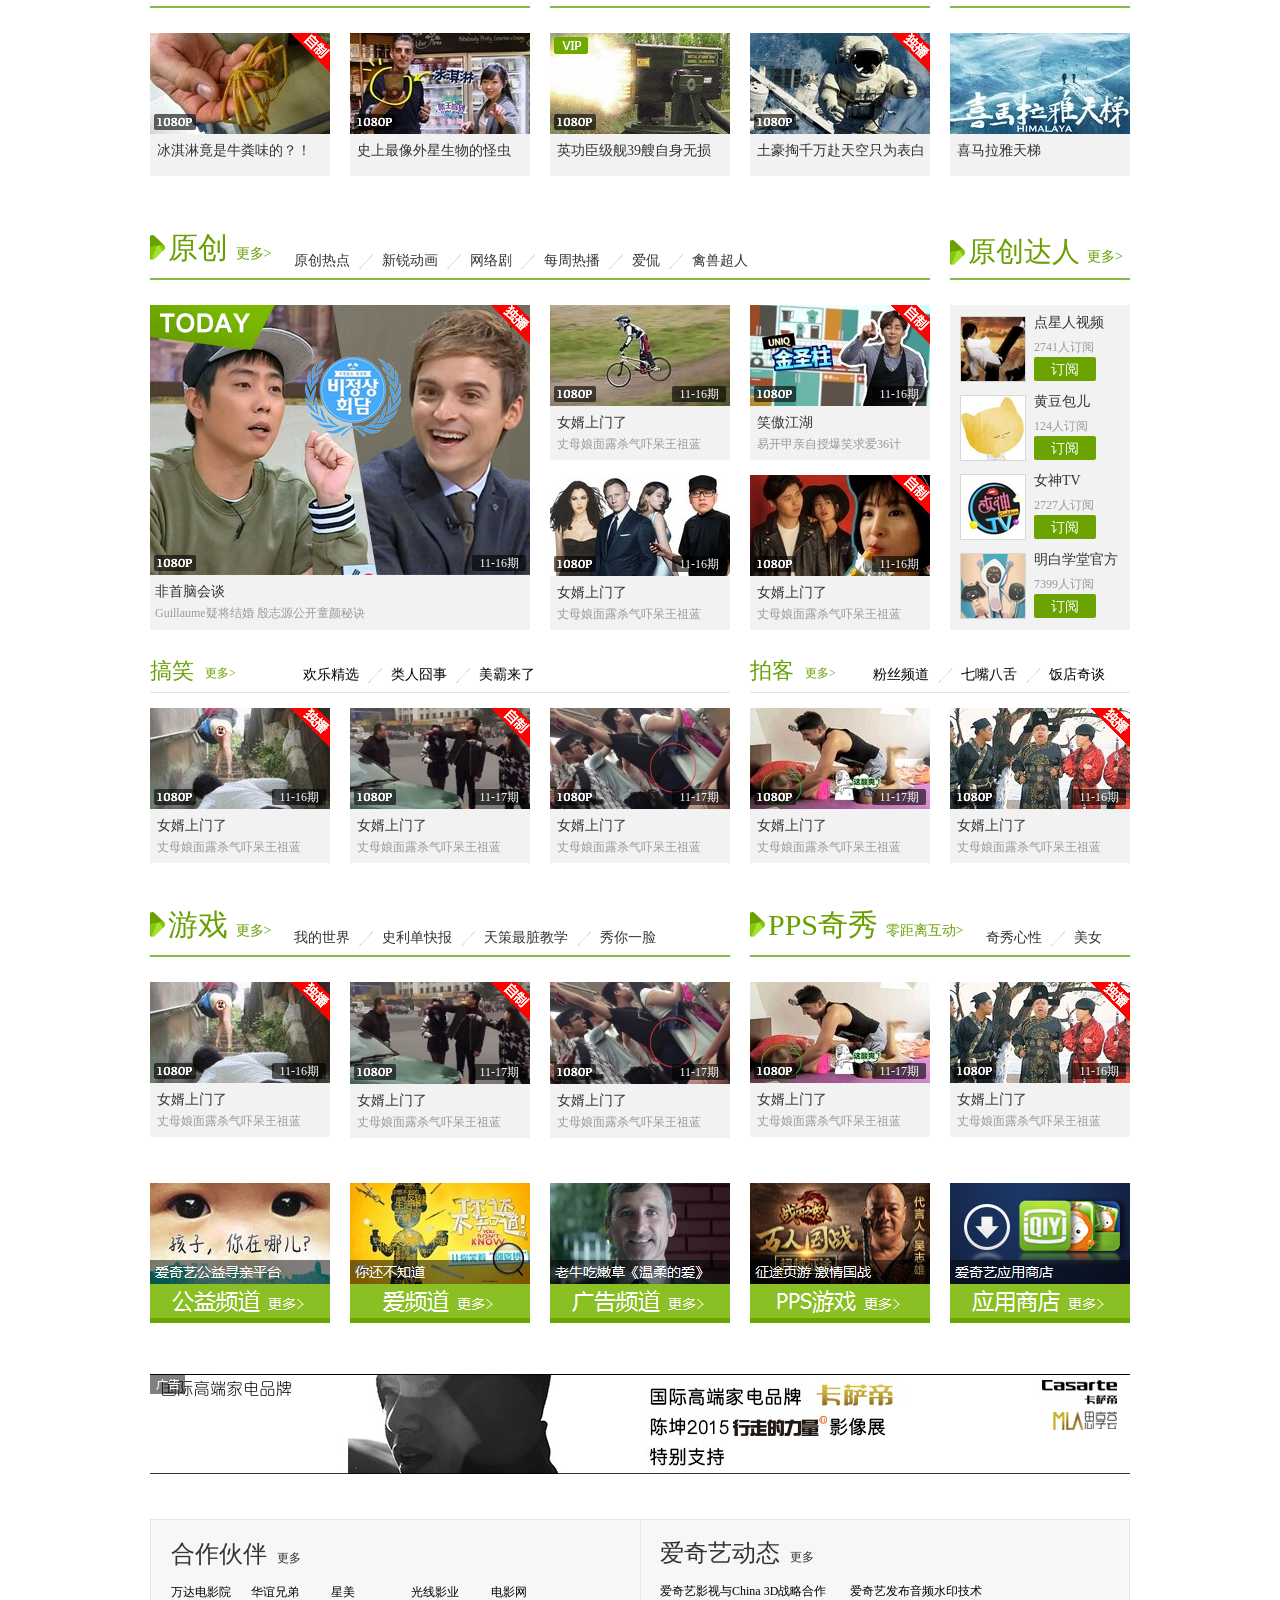
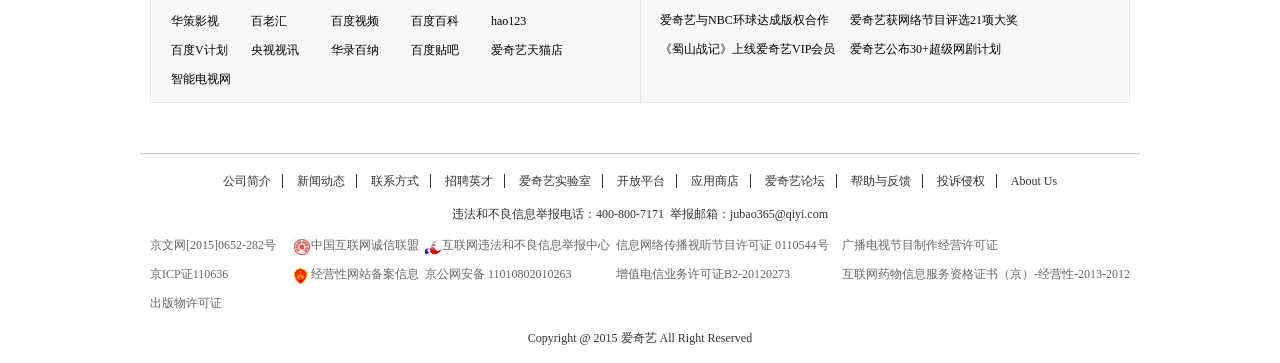
<file: html_work/爱奇艺/index.html>
<!DOCTYPE HTML PUBLIC "-//W3C//DTD HTML 4.01//EN" "http://www.w3.org/TR/html4/strict.dtd">
<html>
<head>
<meta http-equiv="Content-Type" content="text/html; charset=utf-8">
<title>无标题文档</title>
<link rel="stylesheet" href="css/style.css"/>
<link rel="stylesheet" href="css/common.css"/>
</head>

<body>
	<div class="wrap">
    <!--head-->
    	<div class="head">
        	<div class="loginbar_box clearfix">
            	<div class="search fl clearfix">
                	<input type="text" class="fl"/>
                    <a href="javascript:;" class="fl"></a>
                </div>
                <div class="loginbar fl">
                	<ul class="clearfix">
                    	<li><a href="javascript:;">登陆</a></li>
                        <li><a href="javascript:;">注册</a></li>
                        <li><a href="javascript:;">开通VIP</a></li>
                        <li class="clearfix">
                        	<span class="upload fl"></span>
                        	<a href="javascript:;" class="fl">上传</a>
                            <span class="icon fl"></span>
                            <span class="red_dot"></span>
                        </li>
                        <li>
                        	<a href="javascript:;">下载</a>
                            <span class="red_dot red_dot2"></span>
                        </li>
                        <li class="clearfix">
                        	<a href="javascript:;" class="fl">消息</a>
                            <span class="icon  fl"></span>
                        </li>
                        <li class="clearfix">
                        	<a href="javascript:;" class="fl">播放记录</a>
                            <span class="icon  fl"></span>
                        </li>
                    </ul>
                </div>
            </div>
            
            <div class="banner">
            	<ul class="banner_bg">
                	<li><a href="javascript:;"><img src="img/banner.jpg"/></a></li>
                    <li><a href="javascript:;"><img src="img/banner.jpg"/></a></li>
                </ul>
                <div class="submenu">
                    	<ul>
                        	<li><a href="javascript:;">北上广不相信眼泪：职场迷情</a></li>
                            <li><a href="javascript:;">鹿晗秒速抢答惊呆全场</a></li>
                            <li><a href="javascript:;">云中歌：陈晓杜淳心生嫌隙</a></li>
                            <li><a href="javascript:;">灵魂摆渡2：铁三角再续前缘</a></li>
                            <li><a href="javascript:;">时尚江湖：李小璐花式秀恩爱</a></li>
                            <li><a href="javascript:;">新济公活佛：李威变身哈蒙王子</a></li>
                            <li><a href="javascript:;">超模变身狂野电玩Queen</a></li>
                            <li><a href="javascript:;">BBC狗狗秘闻：最有爱宠物大片</a></li>
                            <li><a href="javascript:;">综艺大嘴巴：李易峰新综上线</a></li>
                            <li><a href="javascript:;">1117美图产品发布会</a></li>
                        </ul>
                </div>
            </div>
            
            <div class="nav">
            	<div class="nav_box">
                	<h1 class="logo fl"><a href="javacsript:;">logo</a></h1>
                    <div class="subnav fl">
                    	<ul class="list fl">
                        	<li>
                            	<a href="javascript:;">娱乐</a>
                            	<a href="javascript:;">体育</a>
                           		<a href="javascript:;">资讯</a>
                            </li>
                        </ul>
                        <ul class="list list1 fl">
                        	<li class="fl">
                            	<a href="javascript:;">电影</a>
                            	<a href="javascript:;">片花</a>
                           		<a href="javascript:;">微电影</a>
                            </li>
                        	<li class="fl">
                            	<a href="javascript:;">电视剧</a>
                            	<a href="javascript:;">综艺</a>
                           		<a href="javascript:;">脱口秀</a>
                            </li>
                        </ul>
                        <ul class="list fl">
                        	<li class="fl">
                            	<a href="javascript:;">动漫</a>
                            	<a href="javascript:;">少儿</a>
                           		<a href="javascript:;">游戏</a>
                            </li>
                        	<li class="fl">
                            	<a href="javascript:;">生活</a>
                            	<a href="javascript:;">母婴</a>
                           		<a href="javascript:;">健康</a>
                            </li>
                        </ul>
                        <ul class="list fl">
                        	<li class="fl">
                            	<a href="javascript:;">音乐</a>
                            	<a href="javascript:;">时尚</a>
                           		<a href="javascript:;">旅游</a>
                            </li>
                        	<li class="fl">
                            	<a href="javascript:;">搞笑</a>
                            	<a href="javascript:;">原创</a>
                           		<a href="javascript:;">拍客</a>
                            </li>
                        </ul>
                        <ul class="list list1 fl">
                        	<li class="fl list1_2">
                            	<a href="javascript:;">财经</a>
                            	<a href="javascript:;">科技</a>
                           		<a href="javascript:;">汽车</a>
                            </li>
                        	<li class="fl">
                            	<a href="javascript:;">军事</a>
                            	<a href="javascript:;">教育</a>
                           		<a href="javascript:;">纪录片</a>
                            </li>
                        </ul>
                        <ul class="list list2 fl">
                        	<li class="fl">
                            	<a href="javascript:;">风云榜</a>
                            	<a href="javascript:;">全网影视</a>
                           		<a href="javascript:;">爱奇艺搜索</a>
                            </li>
                        	<li class="fl">
                            	<a href="javascript:;">公益</a>
                            	<a href="javascript:;">直播中心</a>
                           		<a href="javascript:;">爱奇艺出品</a>
                            </li>
                        </ul>
                        <ul class="list list2 fl cbg">
                        	<li class="fl">
                            	<a href="javascript:;">PPS游戏</a>
                            	<a href="javascript:;">应用商店</a>
                           		<a href="javascript:;" class="top_dot">爱奇艺商城<span class="red_dot red_dot1"></span></a>
                            </li>
                        	<li class="fl list2_2">
                            	<a href="javascript:;">PPS齐秀</a>
                            	<a href="javascript:;"><span>VIP</span>会员</a>
                           		<a href="javascript:;" class="top_dot">个人中心<span class="red_dot red_dot2"></span></a>
                            </li>
                        </ul>
                    </div>
                </div>
            </div>
        </div>
    <!--end head-->




    
    <!--content-->
    	<div class="content">
        	<div class="today_focus clearfix">
            	<div class="left fl">
                	<div class="focu_left fl">
                    	<div class="title_left clearfix">
                            <h3 class="fl">
                            	<a href="javascript:;">今日焦点</a>
                                <a href="javascript:;" class="more">更多></a>
                            </h3>  
                            <a href="javascript:;" class="btn fr"><i></i>独播</a>                          
                        </div>
                        
                        <div class="news_list">
                        	<dl>
                            	<dt><a href="javascript:;">俄方确认恐怖袭击致A321客机坠毁</a></dt>
                               	<dd>
                                	<i class="icon"></i>
                                    <a href="javascript:;">巴黎恐怖主脑为比利时人 IS威胁将袭击华盛顿</a>
                                </dd>
                                <dd>
                                	<i class="icon"></i>
                                    <a href="javascript:;">四川宜宾首富被绑架勒索1亿 遭绑匪胁迫杀人</a>
                                </dd>
                                <dd>
                                	<i class="icon"></i>
                                    <a href="javascript:;">延时摄影拍摄拍北京三元桥大修 </a>
                                    <a href="javascript:;">人社局长儿子吃空饷</a>
                                </dd>
                                <dd>
                                	<i class="icon"></i>
                                    <a href="javascript:;">两女子地铁车厢吃卤味 大叔提醒反被骂关你屁事</a>
                                </dd>
                                <dd>
                                	<i class="icon"></i>
                                    <a href="javascript:;">女儿心酸作文：爸爸只爱手机 </a>
                                    <a href="javascript:;">万元现金被老鼠咬碎</a>
                                </dd>
                                <dd>
                                	<i class="icon"></i>
                                    <a href="javascript:;">实拍宝马漂移撞山变废铁 </a>
                                    <a href="javascript:;">男子行窃太累教室睡着</a>
                                </dd>
                            </dl>
                        </div>
                        
                        <div class="image_list clearfix">
                        	<div class="img_box fl">
                            	<a href="javascript:;" class="img"><img src="img/luo.jpg" alt="作死男裸身跳进了仙人掌"/></a>
                                <a class="title">作死男裸身跳进了仙人掌</a>
                            </div>
                            <div class="img_box fr">
                            	<a href="javascript:;" class="img"><img src="img/xiyou.gif" alt="女孩将煤球放井盖洗油被炸"/></a>
                                <a class="title">女孩将煤球放井盖洗油被炸</a>
                            </div>
                        </div>
                    </div>
                    
                    <div class="focu_right fl">
                    	<div class="img">
                        	<a href="javascript:;" class="img"><img src="img/biaojie.jpg"/></a>
                            <div class="bg"></div>
                            <a href="javascript:;" class="play"></a>
                            <a href="javascript:;" class="tit1">表姐来华被指耍大牌</a>
                            <a href="javascript:;" class="tit2">女星过激MV害父亲被骂</a>
                        </div>
                        <div class="news_list">
                        	<dl>
                                <dd>
                                	<i class="icon"></i>
                                    <a href="javascript:;">七分七秒：95后网红女主播年赚百万 谈直播“尺度”</a>
                                </dd>
                                <dd>
                                	<i class="icon"></i>
                                    <a href="javascript:;">《跑男3》谢娜被玩“哭” </a>
                                    <a href="javascript:;">《云中歌》网播破60亿</a>
                                </dd>
                                <dd>
                                	<i class="icon"></i>
                                    <a href="javascript:;">曝吴佩慈香港刨妇产二胎男婴 </a>
                                    <a href="javascript:;">赵忠祥揭春晚一审</a>
                                </dd>
                                <dd>
                                	<i class="icon"></i>
                                    <a href="javascript:;">罗志祥《致命伤》MV </a>
                                    <a href="javascript:;">饥饿游戏3（下）游戏对战</a>
                                </dd>
                                <dd class="cm">
                                	<i class="icon"></i>
                                    <a href="javascript:;">黄心猕猴桃0.99元全国包邮 </a>
                                    <a href="javascript:;">萌萌哒音箱28.8包邮</a>
                                </dd>
                            </dl>
                        </div>
                    </div>
                </div>
                
                <div class="right fl">
                    <div class="image_list clearfix">
                        	<div class="img_box fl">
                            	<a href="javascript:;" class="img"><img src="img/luhan.png" alt="鹿晗神答题被疑虚报年龄"/></a>
                                <a class="title">鹿晗神答题被疑虚报年龄</a>
                            </div>
                            <div class="img_box fr pm">
                            	<a href="javascript:;" class="img"><img src="img/jiangjinfu.jpg" alt="鬼马蒋劲夫变身傻白天被虐"/></a>
                                <a class="title">鬼马蒋劲夫变身傻白天被虐</a>
                            </div>
                            <div class="img_box fr">
                            	<a href="javascript:;" class="img"><img src="img/weimi.png" alt="维密天使教你练就魔鬼身材"/></a>
                                <a class="title">维密天使教你练就魔鬼身材</a>
                            </div>
                    </div>
                </div>
            </div>
            
            <div class="variety clearfix">
            	<div class="left fl">
                	<div class="title_right clearfix">
                            <h3 class="fl">
                            	<a href="javascript:;" class="title_play"></a>
                            	<a href="javascript:;">综艺</a>
                                <a href="javascript:;" class="more">更多></a>
                            </h3>  
                            <div class="sub_tit fl">
                            	<ul class="clearfix">
                                	<li class="fl clearbg"><a href="javacsript:;">爱上超模第2季</a></li>
                                    <li class="fl"><a href="javacsript:;">晓松奇谈</a></li>
                                    <li class="fl"><a href="javacsript:;">王牌对王牌</a></li>
                                    <li class="fl"><a href="javacsript:;">流行之王</a></li>
                                </ul>
                            </div>
                            <div class="advertisement fr clearfix">
                            	<a href="javascript:;" class="fl"><img src="img/erke.png" alt="erke"/></a>
                                <a href="javascript:;" class="fl"><img src="img/chiaus.png" alt="erke"/></a>
                            </div>            
                    </div>
					<div class="cont clearfix">
                    	<div class="cont_left fl">
                        	<div class="img_big">
                            	<div class="img_top">
                            		<a href="javascript:;"><img src="img/shounao.jpg" alt="..."/></a>
                                    <span class="today"></span>
                                    <span class="broadcast"></span>
                                    <span class="p1080"></span>
                                    <span class="bg1"></span>
                                    <span class="time1">11-16期</span>
                                </div>
                                <div class="img_bottom">
                                	<a href="javascript:;" class="a1">非首脑会谈</a>
                                    <a href="javascript:;">Guillaume疑将结婚 殷志源公开童颜秘诀</a>
                                </div>
                            </div>
                        </div>
                        
                        <div class="cont_right fl">
                        	<div class="img_small fl">
                            	<div class="img_top">
                            		<a href="javascript:;"><img src="img/nvxu.png" alt="..."/></a>
                                    <span class="p1080"></span>
                                    <span class="bg1"></span>
                                    <span class="time1">11-16期</span>
                                </div>
                                <div class="img_bottom">
                                	<a href="javascript:;" class="a1">女婿上门了</a>
                                    <p href="javascript:;">丈母娘面露杀气吓呆王祖蓝</p>
                                </div>
                            </div>
                            <div class="img_small fl crm">
                            	<div class="img_top">
                            		<a href="javascript:;"><img src="img/nvxu.png" alt="..."/></a>
                                    <span class="p1080"></span>
                                    <span class="bg1"></span>
                                    <span class="time1">11-16期</span>
                                    <span class="diy"></span>
                                </div>
                                <div class="img_bottom">
                                	<a href="javascript:;" class="a1">女婿上门了</a>
                                    <p href="javascript:;">丈母娘面露杀气吓呆王祖蓝</p>
                                </div>
                            </div>
                            <div class="img_small fl cbm">
                            	<div class="img_top">
                            		<a href="javascript:;"><img src="img/nvxu.png" alt="..."/></a>
                                    <span class="p1080"></span>
                                    <span class="bg1"></span>
                                    <span class="time1">11-16期</span>
                                </div>
                                <div class="img_bottom">
                                	<a href="javascript:;" class="a1">女婿上门了</a>
                                    <p href="javascript:;">丈母娘面露杀气吓呆王祖蓝</p>
                                </div>
                            </div>
                            <div class="img_small fl crm cbm">
                            	<div class="img_top">
                            		<a href="javascript:;"><img src="img/nvxu.png" alt="..."/></a>
                                    <span class="p1080"></span>
                                    <span class="bg1"></span>
                                    <span class="time1">11-16期</span>
                                    <span class="diy"></span>
                                </div>
                                <div class="img_bottom">
                                	<a href="javascript:;" class="a1">女婿上门了</a>
                                    <p href="javascript:;">丈母娘面露杀气吓呆王祖蓝</p>
                                </div>
                            </div>
                        </div>
                    </div>
                </div>
                
                <div class="right fl">
                	<div class="title_right clearfix">
                            <h3 class="fl">
                            	<a href="javascript:;" class="title_play"></a>
                            	<a href="javascript:;">精彩推荐</a>
                                <a href="javascript:;" class="more">更多></a>
                            </h3>  
                    </div>
                    
                    <div class="top">
                    	<a href="javascript:;"><img src="img/tfboy.png" alt="tfboy"/></a>
                        <a href="javascript:;" class="a1">喏！TFBOYS誓称共进退</a>
                    </div>
                    
                    <ul class="list">
                    	<li>
                        	<i></i>
                            <a href="javascript:;">Jackson王嘉尔宿舍公开</a>
                        </li>
                        <li>
                        	<i></i>
                            <a href="javascript:;">Jackson王嘉尔宿舍公开</a>
                        </li>
                        <li>
                        	<i></i>
                            <a href="javascript:;">Jackson王嘉尔宿舍公开</a>
                        </li>
                        <li>
                        	<i></i>
                            <a href="javascript:;">Jackson王嘉尔宿舍公开</a>
                        </li>
                        <li>
                        	<i></i>
                            <a href="javascript:;">Jackson王嘉尔宿舍公开</a>
                        </li>
                    </ul>
                </div>
            </div>
            
            <div class="running_man">
            	<div class="title3">
                	<h3>奔跑吧兄弟第三季</h3>
                    <span></span>
                    <a href="javascript:;" class="more">进入专题></a>
                </div>
                
                <div class="cont clearfix">
                	<div class="img1 fl">
                        <div class="img_small fl">
                            <div class="img_top">
                                <a href="javascript:;"><img src="img/baby.jpg" alt="..."/></a>
                                <span class="broadcast"></span>
                                <span class="p1080"></span>
                                <span class="bg1"></span>
                                <span class="time1">11-16期</span>
                            </div>
                            <div class="img_bottom">
                            	<a href="javascript:;" class="btn">正片回顾</a>
                                <a href="javascript:;" class="a1">Baby人生高音首秀卖力演出破音</a>
                            </div>
                        </div>
                    </div>
                    <div class="img1 fl">
                        <div class="img_small fl">
                            <div class="img_top">
                                <a href="javascript:;"><img src="img/baby.jpg" alt="..."/></a>
                                <span class="p1080"></span>
                                <span class="bg1"></span>
                                <span class="time1">11-16期</span>
                            </div>
                            <div class="img_bottom">
                            	<a href="javascript:;" class="btn">正片回顾</a>
                                <a href="javascript:;" class="a1">Baby人生高音首秀卖力演出破音</a>
                            </div>
                        </div>
                    </div>
                    <div class="img1 fl">
                        <div class="img_small fl">
                            <div class="img_top">
                                <a href="javascript:;"><img src="img/baby.jpg" alt="..."/></a>
                                <span class="broadcast"></span>
                                <span class="p1080"></span>
                                <span class="bg1"></span>
                                <span class="time1">11-16期</span>
                            </div>
                            <div class="img_bottom">
                            	<a href="javascript:;" class="btn">正片回顾</a>
                                <a href="javascript:;" class="a1">Baby人生高音首秀卖力演出破音</a>
                            </div>
                        </div>
                    </div>
                    <div class="img1 fl">
                        <div class="img_small fl">
                            <div class="img_top">
                                <a href="javascript:;"><img src="img/baby.jpg" alt="..."/></a>
                                <span class="broadcast"></span>
                                <span class="p1080"></span>
                                <span class="bg1"></span>
                                <span class="time1">11-16期</span>
                            </div>
                            <div class="img_bottom">
                            	<a href="javascript:;" class="btn">正片回顾</a>
                                <a href="javascript:;" class="a1">Baby人生高音首秀卖力演出破音</a>
                            </div>
                        </div>
                    </div>
                    <div class="img1 cm fl">
                        <div class="img_small fl">
                            <div class="img_top">
                                <a href="javascript:;"><img src="img/baby.jpg" alt="..."/></a>
                                <span class="p1080"></span>
                                <span class="bg1"></span>
                                <span class="time1">11-16期</span>
                            </div>
                            <div class="img_bottom">
                            	<a href="javascript:;" class="btn">正片回顾</a>
                                <a href="javascript:;" class="a1">Baby人生高音首秀卖力演出破音</a>
                            </div>
                        </div>
                    </div>
                </div>
            </div>
            
            <div class="talk_show clearfix">
               <div class="title_right clearfix">
                    <h3 class="fl">
                            <a href="javascript:;">脱口秀</a>
                            <a href="javascript:;" class="more">更多></a>   
                    </h3>  
                </div>
				<div class="cont clearfix">
                     <div class="img_small fl">
                          <div class="img_top">
                            	<a href="javascript:;"><img src="img/kangxi.jpg" alt="..."/></a>
                                <span class="p1080"></span>
                                <span class="broadcast"></span>
                                <span class="bg1"></span>
                                <span class="time1">11-16期</span>
                          </div>
                          <div class="img_bottom">
                              <a href="javascript:;" class="a1">康熙来了</a>
                              <p href="javascript:;">谢依霖被赞好身材小S惊叹</p>
                         </div>
                     </div>
                     <div class="img_small fl">
                          <div class="img_top">
                            	<a href="javascript:;"><img src="img/kangxi.jpg" alt="..."/></a>
                                <span class="p1080"></span>
                                <span class="diy"></span>
                                <span class="bg1"></span>
                                <span class="time1">11-16期</span>
                          </div>
                          <div class="img_bottom">
                              <a href="javascript:;" class="a1">康熙来了</a>
                              <p href="javascript:;">谢依霖被赞好身材小S惊叹</p>
                         </div>
                     </div>
                     <div class="img_small fl">
                          <div class="img_top">
                            	<a href="javascript:;"><img src="img/kangxi.jpg" alt="..."/></a>
                                <span class="p1080"></span>
                                <span class="bg1"></span>
                                <span class="time1">11-16期</span>
                          </div>
                          <div class="img_bottom">
                              <a href="javascript:;" class="a1">康熙来了</a>
                              <p href="javascript:;">谢依霖被赞好身材小S惊叹</p>
                         </div>
                     </div>
                     <div class="img_small fl">
                          <div class="img_top">
                            	<a href="javascript:;"><img src="img/kangxi.jpg" alt="..."/></a>
                                <span class="p1080"></span>
                                <span class="bg1"></span>
                                <span class="time1">11-16期</span>
                          </div>
                          <div class="img_bottom">
                              <a href="javascript:;" class="a1">康熙来了</a>
                              <p href="javascript:;">谢依霖被赞好身材小S惊叹</p>
                         </div>
                     </div>
                     <div class="img_small fl crm">
                          <div class="img_top">
                            	<a href="javascript:;"><img src="img/kangxi.jpg" alt="..."/></a>
                                <span class="p1080"></span>
                                <span class="broadcast"></span>
                                <span class="bg1"></span>
                                <span class="time1">11-16期</span>
                          </div>
                          <div class="img_bottom">
                              <a href="javascript:;" class="a1">康熙来了</a>
                              <p href="javascript:;">谢依霖被赞好身材小S惊叹</p>
                         </div>
                     </div>
                </div>
                <div class="guanggao">
                	<a href="javascript:;"><img src="img/heng.png" alt="aiqiyi"/></a>
                </div>
            </div>

            <div class="entertainment clearfix">
                <div class="title_right clearfix">
                     <h3 class="fl">
                         <a href="javascript:;" class="title_play"></a>
                            	<a href="javascript:;">娱乐</a>
                                <a href="javascript:;" class="more">更多></a>
                     </h3>  
                     <div class="sub_tit fl">
                         <ul class="clearfix">
                                	<li class="fl clearbg"><a href="javacsript:;">王牌对王牌</a></li>
                                    <li class="fl"><a href="javacsript:;">爱奇艺早班机</a></li>
                                    <li class="fl"><a href="javacsript:;">超能大星探</a></li>
                                    <li class="fl"><a href="javacsript:;">帕帕帮</a></li>
                                    <li class="fl"><a href="javacsript:;">泡菜帮</a></li>
                                    <li class="fl"><a href="javacsript:;">娱乐猛回头</a></li>
                         </ul>
                     </div>
                     <div class="advertisement fr clearfix">
                         <a href="javascript:;" class="fl"><img src="img/video-safe-black.png" alt="lie"/></a>
                     </div>            
                </div>
				<div class="cont clearfix">
                     <div class="img_big fl">
                            	<div class="img_top">
                            		<a href="javascript:;"><img src="img/papabang.png" alt="..."/></a>
                                    <span class="today"></span>
                                    <span class="broadcast"></span>
                                    <span class="p1080"></span>
                                    <span class="bg1"></span>
                                    <span class="time1">11-16期</span>
                                </div>
                                <div class="img_bottom">
                                	<a href="javascript:;" class="a1">帕帕帮</a>
                                    <a href="javascript:;">表姐邦德扎堆来华，比伯OneD销量大战，英伦二美沉迷光头造型，</a>
                                </div>
                     </div>
                     <div class="img_small fl">
                          <div class="img_top">
                            		<a href="javascript:;"><img src="img/fanbingbing.png" alt="..."/></a>
                                    <span class="p1080"></span>
                                    <span class="bg1"></span>
                                    <span class="time1">11-16期</span>
                          </div>
                          <div class="img_bottom">
                                	<a href="javascript:;" class="a1">范冰冰撇李晨独自现身聚会会友 谈笑风生</a>
                          </div>
                      </div>
                     <div class="img_small fl">
                          <div class="img_top">
                            		<a href="javascript:;"><img src="img/fanbingbing.png" alt="..."/></a>
                                    <span class="p1080"></span>
                                    <span class="diy"></span>
                                    <span class="bg1"></span>
                                    <span class="time1">11-16期</span>
                          </div>
                          <div class="img_bottom">
                                	<a href="javascript:;" class="a1">范冰冰撇李晨独自现身聚会会友 谈笑风生</a>
                          </div>
                      </div>
                     <div class="img_small fl crm">
                          <div class="img_top">
                            		<a href="javascript:;"><img src="img/fanbingbing.png" alt="..."/></a>
                                    <span class="special_topic">专题</span>
                                    <span class="p1080"></span>
                                    <span class="bg1"></span>
                                    <span class="time1">11-16期</span>
                          </div>
                          <div class="img_bottom">
                                	<a href="javascript:;" class="a1">范冰冰撇李晨独自现身聚会会友 谈笑风生</a>
                          </div>
                      </div>
                     <div class="img_small fl cbm">
                          <div class="img_top">
                            		<a href="javascript:;"><img src="img/fanbingbing.png" alt="..."/></a>
                                    <span class="diy"></span>
                                    <span class="p1080"></span>
                                    <span class="bg1"></span>
                                    <span class="time1">11-16期</span>
                          </div>
                          <div class="img_bottom">
                                	<a href="javascript:;" class="a1">范冰冰撇李晨独自现身聚会会友 谈笑风生</a>
                          </div>
                      </div>
                     <div class="img_small fl cbm">
                          <div class="img_top">
                            		<a href="javascript:;"><img src="img/fanbingbing.png" alt="..."/></a>
                                    <span class="p1080"></span>
                                    <span class="bg1"></span>
                                    <span class="time1">11-16期</span>
                          </div>
                          <div class="img_bottom">
                                	<a href="javascript:;" class="a1">范冰冰撇李晨独自现身聚会会友 谈笑风生</a>
                          </div>
                      </div>
                     <div class="img_small fl crm cbm">
                          <div class="img_top">
                            		<a href="javascript:;"><img src="img/fanbingbing.png" alt="..."/></a>
                                    <span class="special_topic">专题</span>
                                    <span class="p1080"></span>
                                    <span class="bg1"></span>
                                    <span class="time1">11-16期</span>
                          </div>
                          <div class="img_bottom">
                                	<a href="javascript:;" class="a1">范冰冰撇李晨独自现身聚会会友 谈笑风生</a>
                          </div>
                      </div>
                </div>
            </div>

            <div class="guass_favorite clearfix">
                	<div class="title_right clearfix">
                            <h3 class="fl">
                            	<a href="javascript:;" class="title_play"></a>
                            	<a href="javascript:;">猜你喜欢</a>
                                <a href="javascript:;" class="more">更多></a>
                            </h3>  
                            <div class="sub_tit fl">
                            	<ul class="clearfix">
                                	<li class="fl clearbg"><a href="javacsript:;">我的播放记录</a></li>
                                    <li class="fl"><a href="javacsript:;">我的收藏</a></li>
                                    <li class="fl"><a href="javacsript:;">我的上传</a></li>
                                </ul>
                            </div>
                    </div>
					<div class="cont clearfix">
                        <div class="img_small fl">
                            	<div class="img_top">
                            		<a href="javascript:;"><img src="img/nvxu.png" alt="..."/></a>
                                    <span class="vip"></span>
                                    <span class="broadcast"></span>
                                    <span class="p1080"></span>
                                    <span class="bg1"></span>
                                    <span class="time1">10集全</span>
                                </div>
                                <div class="img_bottom">
                                	<a href="javascript:;" class="a1">反恐特战队</a>
                                    <p href="javascript:;">和平年代的神鹰战队</p>
                                </div>
                        </div>
                        <div class="img_small fl">
                            	<div class="img_top">
                            		<a href="javascript:;"><img src="img/nvxu.png" alt="..."/></a>
                                    <span class="p1080"></span>
                                    <span class="bg1"></span>
                                    <span class="time1">10集全</span>
                                </div>
                                <div class="img_bottom">
                                	<a href="javascript:;" class="a1">反恐特战队</a>
                                    <p href="javascript:;">和平年代的神鹰战队</p>
                                </div>
                        </div>
                        <div class="img_small fl">
                            	<div class="img_top">
                            		<a href="javascript:;"><img src="img/nvxu.png" alt="..."/></a>
                                    <span class="p1080"></span>
                                    <span class="bg1"></span>
                                    <span class="time1">10集全</span>
                                </div>
                                <div class="img_bottom">
                                	<a href="javascript:;" class="a1">反恐特战队</a>
                                    <p href="javascript:;">和平年代的神鹰战队</p>
                                </div>
                        </div>
                        <div class="img_small fl">
                            	<div class="img_top">
                            		<a href="javascript:;"><img src="img/nvxu.png" alt="..."/></a>
                                    <span class="p1080"></span>
                                    <span class="bg1"></span>
                                    <span class="time1">10集全</span>
                                </div>
                                <div class="img_bottom">
                                	<a href="javascript:;" class="a1">反恐特战队</a>
                                    <p href="javascript:;">和平年代的神鹰战队</p>
                                </div>
                        </div>
                        <div class="img_small fl crm">
                            	<div class="img_top">
                            		<a href="javascript:;"><img src="img/nvxu.png" alt="..."/></a>
                                    <span class="p1080"></span>
                                    <span class="bg1"></span>
                                    <span class="time1">10集全</span>
                                </div>
                                <div class="img_bottom">
                                	<a href="javascript:;" class="a1">反恐特战队</a>
                                    <p href="javascript:;">和平年代的神鹰战队</p>
                                </div>
                        </div>
                        <div class="img_small fl cbm">
                            	<div class="img_top">
                            		<a href="javascript:;"><img src="img/nvxu.png" alt="..."/></a>
                                    <span class="broadcast"></span>
                                    <span class="p1080"></span>
                                    <span class="bg1"></span>
                                    <span class="time1">10集全</span>
                                </div>
                                <div class="img_bottom">
                                	<a href="javascript:;" class="a1">反恐特战队</a>
                                    <p href="javascript:;">和平年代的神鹰战队</p>
                                </div>
                        </div>
                        <div class="img_small fl cbm">
                            	<div class="img_top">
                            		<a href="javascript:;"><img src="img/nvxu.png" alt="..."/></a>
                                    <span class="broadcast"></span>
                                    <span class="p1080"></span>
                                    <span class="bg1"></span>
                                    <span class="time1">10集全</span>
                                </div>
                                <div class="img_bottom">
                                	<a href="javascript:;" class="a1">反恐特战队</a>
                                    <p href="javascript:;">和平年代的神鹰战队</p>
                                </div>
                        </div>
                        <div class="img_small fl cbm">
                            	<div class="img_top">
                            		<a href="javascript:;"><img src="img/nvxu.png" alt="..."/></a>
                                    <span class="free"></span>
                                    <span class="p1080"></span>
                                    <span class="bg1"></span>
                                    <span class="time1">10集全</span>
                                </div>
                                <div class="img_bottom">
                                	<a href="javascript:;" class="a1">反恐特战队</a>
                                    <p href="javascript:;">和平年代的神鹰战队</p>
                                </div>
                        </div>
                        <div class="img_small fl cbm">
                            	<div class="img_top">
                            		<a href="javascript:;"><img src="img/nvxu.png" alt="..."/></a>
                                    <span class="p1080"></span>
                                    <span class="bg1"></span>
                                    <span class="time1">10集全</span>
                                </div>
                                <div class="img_bottom">
                                	<a href="javascript:;" class="a1">反恐特战队</a>
                                    <p href="javascript:;">和平年代的神鹰战队</p>
                                </div>
                        </div>
                        <div class="img_small fl crm cbm">
                        	<a href="#" class="last">
                            	进入个人中心>
                            </a>
                        </div>
                    </div>
            </div>
            
            <div class="promotional_advertising">
            	<span class="tit_ad">推广广告</span>
                <a href="javascript:;" class="prev"></a>
                <a href="javascript:;" class="next"></a>
                <div class="img_box clearfix">
                    <div class="fl img">
                        <a href="#"><img src="img/zhichuang.jpg"/></a>
                        <a href="#"><img src="img/xiangpiaopiao.png"/></a>
                    </div>
                    <div class="fl img">
                        <a href="#"><img src="img/changan.png"/></a>
                        <a href="#"><img src="img/changan1.png"/></a>
                    </div>
                    <div class="fl img">
                        <a href="#"><img src="img/skl.jpg"/></a>
                        <a href="#"><img src="img/skl1.jpg"/></a>
                    </div>
                    <div class="fl img">
                        <a href="#"><img src="img/zhuyan.jpg"/></a>
                        <a href="#"><img src="img/zhuyan1.jpg"/></a>
                    </div>
                    <div class="fl img cm">
                        <a href="#"><img src="img/youyang.jpg"/></a>
                        <a href="#"><img src="img/bsb.jpg"/></a>
                    </div>
                </div>
            </div>
            
            <div class="movie clearfix">
            	<div class="left fl">
                	<div class="title_right clearfix">
                            <h3 class="fl">
                            	<a href="javascript:;" class="title_play"></a>
                            	<a href="javascript:;">电影</a>
                                <a href="javascript:;" class="more">更多></a>
                            </h3>  
                            <div class="sub_tit fl">
                            	<ul class="clearfix">
                                	<li class="fl clearbg"><a href="javacsript:;">爱奇艺爱电影</a></li>
                                    <li class="fl"><a href="javacsript:;">网络大电影</a></li>
                                    <li class="fl"><a href="javacsript:;">VIP会员</a></li>
                                    <li class="fl"><a href="javacsript:;">爱大片：单身人士N种自嗨指南</a></li>
                                </ul>
                            </div>
                    </div>
					<div class="cont clearfix">
                        	<div class="img_small fl">
                            	<div class="img_top">
                            		<a href="javascript:;"><img src="img/tianyan.jpg" alt="..."/></a>
                                    <span class="p1080"></span>
                                </div>
                                <div class="img_bottom">
                                	<a href="javascript:;" class="a1">天眼传奇</a>
                                    <p href="javascript:;">少年天眼的奇幻漂流</p>
                                </div>
                            </div>
                            <div class="img_small fl">
                            	<div class="img_top">
                            		<a href="javascript:;"><img src="img/zheli.jpg" alt="..."/></a>
                                    <span class="diy"></span>
                                    <span class="p1080"></span>
                                </div>
                                <div class="img_bottom">
                                	<a href="javascript:;" class="a1">这里黎明静悄悄</a>
                                    <p href="javascript:;">战火纷飞里女生</p>
                                </div>
                            </div>
                            <div class="img_small fl">
                            	<div class="img_top">
                            		<a href="javascript:;"><img src="img/doudizhu.jpg" alt="..."/></a>
                                    <span class="p1080"></span>
                                </div>
                                <div class="img_bottom">
                                	<a href="javascript:;" class="a1">斗地主</a>
                                    <p href="javascript:;">买红妹潘长江爆笑斗法</p>
                                </div>
                            </div>
                            <div class="img_small fl crm">
                            	<div class="img_top">
                            		<a href="javascript:;"><img src="img/shanpao.jpg" alt="..."/></a>
                                    <span class="p1080"></span>
                                </div>
                                <div class="img_bottom">
                                	<a href="javascript:;" class="a1">山炮进城</a>
                                    <p href="javascript:;">赵家班首部网络大电影</p>
                                </div>
                            </div>
                            <div class="img_small fl cbm">
                            	<div class="img_top">
                            		<a href="javascript:;"><img src="img/qiyueban.jpg" alt="..."/></a>
                                    <span class="p1080"></span>
                                    <span class="vip"></span>
                                    <span class="broadcast"></span>
                                </div>
                                <div class="img_bottom">
                                	<a href="javascript:;" class="a1">七月半之恐怖宿舍</a>
                                    <p href="javascript:;">学生放假跟鬼玩</p>
                                </div>
                            </div>
                            <div class="img_small fl cbm">
                            	<div class="img_top">
                            		<a href="javascript:;"><img src="img/qingjian.jpg" alt="..."/></a>
                                    <span class="p1080"></span>
                                    <span class="vip"></span>
                                </div>
                                <div class="img_bottom">
                                	<a href="javascript:;" class="a1">情剑</a>
                                    <p href="javascript:;">谢霆锋阿娇聚首大荧幕</p>
                                </div>
                            </div>
                            <div class="img_small fl cbm">
                            	<div class="img_top">
                            		<a href="javascript:;"><img src="img/daoshi.jpg" alt="..."/></a>
                                    <span class="p1080"></span>
                                    <span class="vip"></span>
                                </div>
                                <div class="img_bottom">
                                	<a href="javascript:;" class="a1">道士下山</a>
                                    <p href="javascript:;">陈凯歌以武载道话奇观</p>
                                </div>
                            </div>
                            <div class="img_small fl crm cbm">
                            	<div class="img_top">
                            		<a href="javascript:;"><img src="img/duifeng.jpg" alt="..."/></a>
                                    <span class="p1080"></span>
                                    <span class="vip"></span>
                                </div>
                                <div class="img_bottom">
                                	<a href="javascript:;" class="a1">对风说爱你</a>
                                    <p href="javascript:;">等待是最长情的告白</p>
                                </div>
                            </div>
                    </div>
                </div>
                
                <div class="right fl">
                	<div class="title_right">
                          <h3>
                            	<a href="javascript:;" class="title_play"></a>
                            	<a href="javascript:;">电影榜</a>
                                <a href="javascript:;" class="more">更多></a>
                          </h3>  
                    </div>
                    
                    <ul class="list">
                    	<li>
                        	<i class="num green">1</i>
                            <a href="javascript:;">道士下山</a>
                            <i class="icon icon1"></i>
                        </li>
                        <li>
                        	<i class="num green">2</i>
                            <a href="javascript:;">山炮进城</a>
                            <i class="icon icon2"></i>
                        </li>
                        <li>
                        	<i class="num green">3</i>
                            <a href="javascript:;">斗地主</a>
                            <i class="icon icon3"></i>
                        </li>
                        <li>
                        	<i class="num">4</i>
                            <a href="javascript:;">坏姐姐之拆婚联盟</a>
                            <i class="icon icon1"></i>
                        </li>
                        <li>
                        	<i class="num">5</i>
                            <a href="javascript:;">情剑</a>
                            <i class="icon icon2"></i>
                        </li>
                        <li>
                        	<i class="num">6</i>
                            <a href="javascript:;">移动迷宫</a>
                            <i class="icon icon1"></i>
                        </li>
                        <li>
                        	<i class="num">7</i>
                            <a href="javascript:;">前任攻略</a>
                            <i class="icon icon3"></i>
                        </li>
                        <li>
                        	<i class="num">8</i>
                            <a href="javascript:;">熊出没之夺宝熊兵</a>
                            <i class="icon icon2"></i>
                        </li>
                        <li>
                        	<i class="num">9</i>
                            <a href="javascript:;">煎饼侠</a>
                            <i class="icon icon2"></i>
                        </li>
                    </ul>
                    <div class="cont">
                        <div class="img_small">
                            <div class="img_top">
                                <a href="javascript:;"><img src="img/shaonvshidai.jpg" alt="..."/></a>
                                <span class="p1080"></span>
                                <span class="vip"></span>
                            </div>
                        
	                        <div class="img_bottom">
                            	<a href="javascript:;" class="a1">我的少女时代</a>
                            	<p href="javascript:;">青春老梗虐哭少女心</p>
                            </div>
                        </div>
                    </div>
                </div>
            </div>
            
            <div class="s_movie_box clearfix">
            	<div class="s_movie fl">
                	<div class="title3 clearfix">
                        <h3 class="fl">微电影</h3>
                        <a href="javascript:;" class="more">更多></a>
                        <div class="sub_tit fl">
                         	<ul class="clearfix clearbg">
                                <li class="fl clearbg"><a href="javacsript:;">第二届深圳国际微电影节</a></li>
                                <li class="fl"><a href="javacsript:;">中国梦365个故事</a></li>
                            </ul>
                    	 </div>
                    </div>
                    <div class="cont clearfix">
                   		 <div class="img_small fl">
                         	 <div class="img_top">
                            	<a href="javascript:;"><img src="img/zhenzheng.jpg" alt="..."/></a>
                             </div>
                             <div class="img_bottom">
                                	<a href="javascript:;" class="a1">真正的伤疤是牵挂</a>
                             </div>
                    	</div>
                   		 <div class="img_small fl">
                         	 <div class="img_top">
                            	<a href="javascript:;"><img src="img/zheyang.jpg" alt="..."/></a>
                             </div>
                             <div class="img_bottom">
                                	<a href="javascript:;" class="a1">这样玩想整死谁？</a>
                             </div>
                    	</div>
                   		 <div class="img_small fl crm">
                         	 <div class="img_top">
                            	<a href="javascript:;"><img src="img/shiyue.jpg" alt="..."/></a>
                             </div>
                             <div class="img_bottom">
                                	<a href="javascript:;" class="a1">十月初五的月光：暗恋特辑</a>
                             </div>
                    	</div>
                    </div>
                </div>
                <div class="prevue fl">
                	<div class="title3 clearfix">
                        <h3 class="fl">片花</h3>
                        <a href="javascript:;" class="more">更多></a>
                        <div class="sub_tit fl">
                         	<ul class="clearfix clearbg">
                                <li class="fl clearbg"><a href="javacsript:;">007系列回顾</a></li>
                                <li class="fl"><a href="javacsript:;">11月院线观影指南</a></li>
                            </ul>
                    	 </div>
                    </div>
                    <div class="cont clearfix">
                   		 <div class="img_small fl">
                         	 <div class="img_top">
                            	<a href="javascript:;"><img src="img/wode.jpg" alt="..."/></a>
                             </div>
                             <div class="img_bottom">
                                	<a href="javascript:;" class="a1">真正的伤疤是牵挂</a>
                             </div>
                    	</div>
                   		 <div class="img_small fl crm">
                         	 <div class="img_top">
                            	<a href="javascript:;"><img src="img/halibote.jpg" alt="..."/></a>
                             </div>
                             <div class="img_bottom">
                                	<a href="javascript:;" class="a1">这样玩想整死谁？</a>
                             </div>
                    	</div>
                    </div>
                </div>
            </div>
            
            <div class="teleplay clearfix">
            	<div class="left fl">
                	<div class="title_right clearfix">
                            <h3 class="fl">
                            	<a href="javascript:;" class="title_play"></a>
                            	<a href="javascript:;">电视剧</a>
                                <a href="javascript:;" class="more">更多></a>
                            </h3>  
                            <div class="sub_tit fl">
                            	<ul class="clearfix">
                                	<li class="fl clearbg"><a href="javacsript:;">内地</a></li>
                                    <li class="fl"><a href="javacsript:;">韩剧</a></li>
                                    <li class="fl"><a href="javacsript:;">日剧</a></li>
                                    <li class="fl"><a href="javacsript:;">美剧</a></li>
                                    <li class="fl"><a href="javacsript:;">自制剧</a></li>
                                </ul>
                            </div>
                    </div>
					<div class="cont clearfix">
                        	<div class="img_small fl">
                            	<div class="img_top">
                            		<a href="javascript:;"><img src="img/jigong.jpg" alt="..."/></a>
                                    <span class="diy"></span>
                                    <span class="p1080"></span>
                                    <span class="bg1"></span>
                                    <span class="time1">80集全</span>
                                </div>
                                <div class="img_bottom">
                                	<a href="javascript:;" class="a1">新活佛济公</a>
                                </div>
                            </div>
                            <div class="img_small fl">
                            	<div class="img_top">
                            		<a href="javascript:;"><img src="img/bei.jpg" alt="..."/></a>
                                    <span class="p1080"></span>
                                    <span class="bg1"></span>
                                    <span class="time1">80集全</span>
                                </div>
                                <div class="img_bottom">
                                	<a href="javascript:;" class="a1">北上广不相信眼泪</a>
                                </div>
                            </div>
                            <div class="img_small fl">
                            	<div class="img_top">
                            		<a href="javascript:;"><img src="img/linghun.jpg" alt="..."/></a>
                                    <span class="p1080"></span>
                                    <span class="bg"></span>
                                    <span class="time1">80集全</span>
                                </div>
                                <div class="img_bottom">
                                	<a href="javascript:;" class="a1">灵魂摆渡2</a>
                                </div>
                            </div>
                            <div class="img_small fl crm">
                            	<div class="img_top">
                            		<a href="javascript:;"><img src="img/da.jpg" alt="..."/></a>
                                    <span class="p1080"></span>
                                    <span class="bg"></span>
                                    <span class="time1">80集全</span>
                                </div>
                                <div class="img_bottom">
                                	<a href="javascript:;" class="a1">大秧歌</a>
                                </div>
                            </div>
                            <div class="img_small fl cbm">
                            	<div class="img_top">
                            		<a href="javascript:;"><img src="img/jia.jpg" alt="..."/></a>
                                    <span class="broadcast"></span>
                                    <span class="p1080"></span>
                                    <span class="bg"></span>
                                    <span class="time1">80集全</span>
                                </div>
                                <div class="img_bottom">
                                	<a href="javascript:;" class="a1">家和万事兴</a>
                                </div>
                            </div>
                            <div class="img_small fl cbm">
                            	<div class="img_top">
                            		<a href="javascript:;"><img src="img/fankong.jpg" alt="..."/></a>
                                    <span class="p1080"></span>
                                    <span class="bg"></span>
                                    <span class="time1">80集全</span>
                                </div>
                                <div class="img_bottom">
                                	<a href="javascript:;" class="a1">反恐特战队</a>
                                </div>
                            </div>
                            <div class="img_small fl cbm">
                            	<div class="img_top">
                            		<a href="javascript:;"><img src="img/xingfu.jpg" alt="..."/></a>
                                    <span class="p1080"></span>
                                    <span class="bg"></span>
                                    <span class="time1">80集全</span>
                                </div>
                                <div class="img_bottom">
                                	<a href="javascript:;" class="a1">幸福归来</a>
                                </div>
                            </div>
                           <div class="img_small fl crm cbm">
                            	<div class="img_top">
                            		<a href="javascript:;"><img src="img/shushan.jpg" alt="..."/></a>
                                    <span class="diy"></span>
                                    <span class="p1080"></span>
                                    <span class="bg"></span>
                                    <span class="time1">80集全</span>
                                </div>
                                <div class="img_bottom">
                                	<a href="javascript:;" class="a1">蜀山战记第2季</a>
                                </div>
                            </div>
                    </div>
                </div>
                
                <div class="right fl">
                	<div class="title_right">
                          <h3>
                            	<a href="javascript:;" class="title_play"></a>
                            	<a href="javascript:;">电视剧榜</a>
                                <a href="javascript:;" class="more">更多></a>
                          </h3>  
                    </div>
                    
                    <ul class="list">
                    	<li>
                        	<i class="num green">1</i>
                            <a href="javascript:;">反恐特战队</a>
                            <i class="icon icon1"></i>
                        </li>
                        <li>
                        	<i class="num green">2</i>
                            <a href="javascript:;">大秧歌</a>
                            <i class="icon icon2"></i>
                        </li>
                        <li>
                        	<i class="num green">3</i>
                            <a href="javascript:;">大汉情缘之云中歌</a>
                            <i class="icon icon3"></i>
                        </li>
                        <li>
                        	<i class="num">4</i>
                            <a href="javascript:;">北上广不相信眼泪</a>
                            <i class="icon icon1"></i>
                        </li>
                        <li>
                        	<i class="num">5</i>
                            <a href="javascript:;">幸福归来</a>
                            <i class="icon icon2"></i>
                        </li>
                        <li>
                        	<i class="num">6</i>
                            <a href="javascript:;">琅琊榜</a>
                            <i class="icon icon1"></i>
                        </li>
                        <li>
                        	<i class="num">7</i>
                            <a href="javascript:;">灵魂摆渡2</a>
                            <i class="icon icon3"></i>
                        </li>
                        <li>
                        	<i class="num">8</i>
                            <a href="javascript:;">大好时光</a>
                            <i class="icon icon2"></i>
                        </li>
                    </ul>
                    <div class="cont">
                        <div class="img_small cbm">
                            <div class="img_top">
                                <a href="javascript:;"><img src="img/11.png" alt="..."/></a>
                                <span class="p1080"></span>
                                <span class="vip"></span>
                            </div>
                        
	                        <div class="img_bottom">
                            	<a href="javascript:;" class="a1">我的少女时代</a>
                            </div>
                        </div>
                    </div>
                </div>
            </div>
            
            <div class="promotional_advertising">
            	<span class="tit_ad">推广广告</span>
                <a href="javascript:;" class="prev"></a>
                <a href="javascript:;" class="next"></a>
                <div class="img_box clearfix">
                    <div class="fl img">
                        <a href="#"><img src="img/zhichuang.jpg"/></a>
                        <a href="#"><img src="img/xiangpiaopiao.png"/></a>
                    </div>
                    <div class="fl img">
                        <a href="#"><img src="img/changan.png"/></a>
                        <a href="#"><img src="img/changan1.png"/></a>
                    </div>
                    <div class="fl img">
                        <a href="#"><img src="img/skl.jpg"/></a>
                        <a href="#"><img src="img/skl1.jpg"/></a>
                    </div>
                    <div class="fl img">
                        <a href="#"><img src="img/zhuyan.jpg"/></a>
                        <a href="#"><img src="img/zhuyan1.jpg"/></a>
                    </div>
                    <div class="fl img cm">
                        <a href="#"><img src="img/youyang.jpg"/></a>
                        <a href="#"><img src="img/bsb.jpg"/></a>
                    </div>
                </div>
            </div>
            
            <div class="carton_box clearfix">
            	<div class="carton fl">
                	<div class="title_right clearfix">
                            <h3 class="fl">
                            	<a href="javascript:;" class="title_play"></a>
                            	<a href="javascript:;">电视剧</a>
                                <a href="javascript:;" class="more">更多></a>
                            </h3>  
                            <div class="sub_tit fl">
                            	<ul class="clearfix">
                                	<li class="fl clearbg"><a href="javacsript:;">真人特摄</a></li>
                                    <li class="fl"><a href="javacsript:;">动画电影</a></li>
                                </ul>
                            </div>
                    </div>
					<div class="cont clearfix">
                        	<div class="img_big fl cbm">
                            	<div class="img_top">
                            		<a href="javascript:;"><img src="img/haizewang.jpg" alt="..."/></a>
                                    <span class="today"></span>
                                    <span class="p1080"></span>
                                    <span class="broadcast"></span>
                                </div>
                                <div class="img_bottom">
                                	<a href="javascript:;" class="a1">海贼王</a>
                                </div>
                            </div>
                            <div class="img_small crm fl">
                            	<div class="img_top">
                            		<a href="javascript:;"><img src="img/lingyu.jpg" alt="..."/></a>
                                    <span class="p1080"></span>
                                </div>
                                <div class="img_bottom">
                                	<a href="javascript:;" class="a1">领域</a>
                                </div>
                            </div>
                           <div class="img_small fl crm cbm">
                            	<div class="img_top">
                            		<a href="javascript:;"><img src="img/jingling.jpg" alt="..."/></a>
                                    <span class="diy"></span>
                                    <span class="p1080"></span>
                                </div>
                                <div class="img_bottom">
                                	<a href="javascript:;" class="a1">精灵梦叶罗丽 第3部</a>
                                </div>
                            </div>
                    </div>
                </div>

                <div class="child fl">
                	<div class="title_right clearfix">
                            <h3 class="fl">
                            	<a href="javascript:;" class="title_play"></a>
                            	<a href="javascript:;">少儿</a>
                                <a href="javascript:;" class="more">更多></a>
                            </h3>  
                    </div>
					<div class="cont clearfix">
                            <div class="img_small crm fl">
                            	<div class="img_top">
                            		<a href="javascript:;"><img src="img/xiaohuaxian.jpg" alt="..."/></a>
                                    <span class="p1080"></span>
                                </div>
                                <div class="img_bottom">
                                	<a href="javascript:;" class="a1">小花仙 第2季</a>
                                </div>
                            </div>
                           <div class="img_small fl crm cbm">
                            	<div class="img_top">
                            		<a href="javascript:;"><img src="img/fenhongzhu.jpg" alt="..."/></a>
                                    <span class="p1080"></span>
                                </div>
                                <div class="img_bottom">
                                	<a href="javascript:;" class="a1">粉红猪小妹</a>
                                </div>
                            </div>
                    </div>
                </div>
                
                <div class="education fl">
                	<div class="title_right clearfix">
                            <h3 class="fl">
                            	<a href="javascript:;" class="title_play"></a>
                            	<a href="javascript:;">教育</a>
                                <a href="javascript:;" class="more">更多></a>
                            </h3>  
                    </div>
					<div class="cont clearfix">
                            <div class="img_small crm fl">
                            	<div class="img_top">
                            		<a href="javascript:;"><img src="img/xiaobanlong.jpg" alt="..."/></a>
                                </div>
                                <div class="img_bottom">
                                	<a href="javascript:;" class="a1">小伴龙儿歌全集</a>
                                </div>
                            </div>
                           <div class="img_small fl crm cbm">
                            	<div class="img_top">
                            		<a href="javascript:;"><img src="img/yingyu.jpg" alt="..."/></a>
                                </div>
                                <div class="img_bottom">
                                	<a href="javascript:;" class="a1">60秒学英语</a>
                                </div>
                            </div>
                    </div>
                </div>
            </div>
            
            <div class="physical_box clearfix">
            	<div class="physical fl">
                	<div class="title_right clearfix">
                            <h3 class="fl">
                            	<a href="javascript:;" class="title_play"></a>
                            	<a href="javascript:;">体育</a>
                                <a href="javascript:;" class="more">更多></a>
                            </h3>  
                            <div class="sub_tit fl">
                            	<ul class="clearfix">
                                	<li class="fl clearbg"><a href="javacsript:;">足球</a></li>
                                    <li class="fl"><a href="javacsript:;">篮球</a></li>
                                    <li class="fl"><a href="javacsript:;">美网</a></li>
                                    <li class="fl"><a href="javacsript:;">昆仑决</a></li>
                                </ul>
                            </div>
                    </div>
					<div class="cont clearfix">
                           <div class="img_small fl">
                            	<div class="img_top">
                            		<a href="javascript:;"><img src="img/peilan.jpg" alt="..."/></a>
                                    <span class="p1080"></span>
                                </div>
                                <div class="img_bottom">
                                	<a href="javascript:;" class="a1">佩兰：门柱和裁判改变结果</a>
                                </div>
                           </div>
                           <div class="img_small fl crm">
                            	<div class="img_top">
                            		<a href="javascript:;"><img src="img/7wan.jpg" alt="..."/></a>
                                    <span class="p1080"></span>
                                </div>
                                <div class="img_bottom">
                                	<a href="javascript:;" class="a1">7玩英国球迷齐唱马赛曲</a>
                                </div>
                           </div>
                           <div class="img_small fl cbm">
                            	<div class="img_top">
                            		<a href="javascript:;"><img src="img/deguo.jpg" alt="..."/></a>
                                    <span class="p1080"></span>
                                </div>
                                <div class="img_bottom">
                                	<a href="javascript:;" class="a1">德国因炸弹威胁取消比赛</a>
                                </div>
                           </div>
                           <div class="img_small fl crm cbm">
                            	<div class="img_top">
                            		<a href="javascript:;"><img src="img/zongjuesai.jpg" alt="..."/></a>
                                    <span class="p1080"></span>
                                </div>
                                <div class="img_bottom">
                                	<a href="javascript:;" class="a1">总决赛费德勒胜小德进4强</a>
                                </div>
                           </div>
                    </div>
                </div>

            	<div class="music fl">
                	<div class="title_right clearfix">
                            <h3 class="fl">
                            	<a href="javascript:;" class="title_play"></a>
                            	<a href="javascript:;">音乐</a>
                                <a href="javascript:;" class="more">更多></a>
                            </h3>  
                            <div class="sub_tit fl">
                            	<ul class="clearfix">
                                	<li class="fl clearbg"><a href="javacsript:;">爱奇艺音乐榜</a></li>
                                </ul>
                            </div>
                    </div>
					<div class="cont clearfix">
                        	<div class="img_small fl cbm">
                            	<div class="img_top img1">
                            		<a href="javascript:;"><img src="img/bap.jpg" alt="..."/></a>
                                    <span class="p1080"></span>
                                </div>
                                <div class="img_bottom">
                                	<a href="javascript:;" class="a1">B.A.P.Young,Wild&amp;Free</a>
                                </div>
                            </div>
                            <div class="img_small crm fl">
                            	<div class="img_top">
                            		<a href="javascript:;"><img src="img/justin.jpg" alt="..."/></a>
                                    <span class="p1080"></span>
                                </div>
                                <div class="img_bottom">
                                	<a href="javascript:;" class="a1">Justin Bieber PURP...</a>
                                </div>
                            </div>
                            <div class="img_small fl crm cbm">
                            	<div class="img_top">
                            		<a href="javascript:;"><img src="img/luozhixiang.jpg" alt="..."/></a>
                                    <span class="p1080"></span>
                                </div>
                                <div class="img_bottom">
                                	<a href="javascript:;" class="a1">罗志祥-致命伤 重伤精华版</a>
                                </div>
                            </div>
                    </div>
                </div>
                
                <div class="fashion fl">
                	<div class="title_right clearfix">
                            <h3 class="fl">
                            	<a href="javascript:;" class="title_play"></a>
                            	<a href="javascript:;">时尚</a>
                                <a href="javascript:;" class="more">更多></a>
                            </h3>  
                    </div>
					<div class="cont clearfix">
                            <div class="img_small crm fl">
                            	<div class="img_top img1">
                            		<a href="javascript:;"><img src="img/yangmi.jpg" alt="..."/></a>
                                </div>
                                <div class="img_bottom">
                                	<a href="javascript:;" class="a1">杨幂刘亦菲心机炫颜</a>
                                </div>
                            </div>
                    </div>
                </div>
            </div>
            
             <div class="mother_box clearfix">
            	<div class="mother fl">
                	<div class="title_right clearfix">
                            <h3 class="fl">
                            	<a href="javascript:;" class="title_play"></a>
                            	<a href="javascript:;">母婴</a>
                                <a href="javascript:;" class="more">更多></a>
                            </h3>  
                            <div class="sub_tit fl">
                            	<ul class="clearfix">
                                	<li class="fl clearbg"><a href="javacsript:;">孕期</a></li>
                                    <li class="fl"><a href="javacsript:;">分娩时刻</a></li>
                                    <li class="fl"><a href="javacsript:;">早教课堂</a></li>
                                </ul>
                            </div>
                    </div>
					<div class="cont clearfix">
                           <div class="img_small fl cbm">
                            	<div class="img_top">
                            		<a href="javascript:;"><img src="img/haizi.jpg" alt="..."/></a>
                                    <span class="p1080"></span>
                                </div>
                                <div class="img_bottom">
                                	<a href="javascript:;" class="a1">孩子的智商到底随谁呢</a>
                                </div>
                           </div>
                           <div class="img_small fl crm cbm">
                            	<div class="img_top">
                            		<a href="javascript:;"><img src="img/ruguo.jpg" alt="..."/></a>
                                    <span class="p1080"></span>
                                </div>
                                <div class="img_bottom">
                                	<a href="javascript:;" class="a1">如果遇见人贩子咋对付</a>
                                </div>
                           </div>
                    </div>
                </div>

            	<div class="life fl">
                	<div class="title_right clearfix">
                            <h3 class="fl">
                            	<a href="javascript:;" class="title_play"></a>
                            	<a href="javascript:;">生活</a>
                                <a href="javascript:;" class="more">更多></a>
                            </h3>  
                            <div class="sub_tit fl">
                            	<ul class="clearfix">
                                	<li class="fl clearbg"><a href="javacsript:;">悦活汇</a></li>
                                    <li class="fl"><a href="javacsript:;">美食专区</a></li>
                                    <li class="fl"><a href="javacsript:;">健身季</a></li>
                                </ul>
                            </div>
                    </div>
					<div class="cont clearfix">
                           <div class="img_small fl cbm">
                            	<div class="img_top">
                            		<a href="javascript:;"><img src="img/na.jpg" alt="..."/></a>
                                    <span class="p1080"></span>
                                </div>
                                <div class="img_bottom">
                                	<a href="javascript:;" class="a1">那来自世外桃源的人</a>
                                </div>
                           </div>
                           <div class="img_small fl crm cbm">
                            	<div class="img_top">
                            		<a href="javascript:;"><img src="img/bangongshi.jpg" alt="..."/></a>
                                    <span class="p1080"></span>
                                </div>
                                <div class="img_bottom">
                                	<a href="javascript:;" class="a1">FitTime办公室塑形计划</a>
                                </div>
                           </div>
                    </div>
                </div>
                
                <div class="health fl">
                	<div class="title_right clearfix">
                            <h3 class="fl">
                            	<a href="javascript:;" class="title_play"></a>
                            	<a href="javascript:;">健康</a>
                                <a href="javascript:;" class="more">更多></a>
                            </h3>  
                    </div>
					<div class="cont clearfix">
                            <div class="img_small crm fl">
                            	<div class="img_top img1">
                            		<a href="javascript:;"><img src="img/secai.jpg" alt="..."/></a>
                                </div>
                                <div class="img_bottom">
                                	<a href="javascript:;" class="a1">色彩心理大揭秘</a>
                                </div>
                            </div>
                    </div>
                </div>
             </div>
             
             <div class="science_box clearfix">
            	<div class="science fl">
                	<div class="title_right clearfix">
                            <h3 class="fl">
                            	<a href="javascript:;" class="title_play"></a>
                            	<a href="javascript:;">科技</a>
                                <a href="javascript:;" class="more">更多></a>
                            </h3>  
                            <div class="sub_tit fl">
                            	<ul class="clearfix">
                                	<li class="fl clearbg"><a href="javacsript:;">极客说</a></li>
                                    <li class="fl"><a href="javacsript:;">前沿技术</a></li>
                                    <li class="fl"><a href="javacsript:;">风云榜</a></li>
                                </ul>
                            </div>
                    </div>
					<div class="cont clearfix">
                           <div class="img_small fl cbm">
                            	<div class="img_top">
                            		<a href="javascript:;"><img src="img/keji.jpg" alt="..."/></a>
                                    <span class="p1080"></span>
                                    <span class="diy"></span>
                                </div>
                                <div class="img_bottom">
                                	<a href="javascript:;" class="a1">科技相对论-科幻与黑科技</a>
                                </div>
                           </div>
                           <div class="img_small fl crm cbm">
                            	<div class="img_top">
                            		<a href="javascript:;"><img src="img/wurenji.jpg" alt="..."/></a>
                                    <span class="p1080"></span>
                                </div>
                                <div class="img_bottom">
                                	<a href="javascript:;" class="a1">Q500 4K无人机上手试飞</a>
                                </div>
                           </div>
                    </div>
                </div>

            	<div class="car fl">
                	<div class="title_right clearfix">
                            <h3 class="fl">
                            	<a href="javascript:;" class="title_play"></a>
                            	<a href="javascript:;">汽车</a>
                                <a href="javascript:;" class="more">更多></a>
                            </h3>  
                            <div class="sub_tit fl">
                            	<ul class="clearfix">
                                	<li class="fl clearbg"><a href="javacsript:;">保时捷MacanTS</a></li>
                                    <li class="fl"><a href="javacsript:;">奥迪S8</a></li>
                                </ul>
                            </div>
                    </div>
					<div class="cont clearfix">
                           <div class="img_small fl cbm">
                            	<div class="img_top">
                            		<a href="javascript:;"><img src="img/dujia.jpg" alt="..."/></a>
                                    <span class="p1080"></span>
                                </div>
                                <div class="img_bottom">
                                	<a href="javascript:;" class="a1">独家连线：前联储主席格林</a>
                                </div>
                           </div>
                           <div class="img_small fl crm cbm">
                            	<div class="img_top">
                            		<a href="javascript:;"><img src="img/keni.jpg" alt="..."/></a>
                                    <span class="p1080"></span>
                                    <span class="diy"></span>
                                </div>
                                <div class="img_bottom">
                                	<a href="javascript:;" class="a1">科尼塞克Regera自动门</a>
                                </div>
                           </div>
                    </div>
                </div>
                
                <div class="finance fl">
                	<div class="title_right clearfix">
                            <h3 class="fl">
                            	<a href="javascript:;" class="title_play"></a>
                            	<a href="javascript:;">财经</a>
                                <a href="javascript:;" class="more">更多></a>
                            </h3>  
                    </div>
					<div class="cont clearfix">
                            <div class="img_small crm fl">
                            	<div class="img_top img1">
                            		<a href="javascript:;"><img src="img/yamaha.jpg" alt="..."/></a>
                                </div>
                                <div class="img_bottom">
                                	<a href="javascript:;" class="a1">雅马哈机器人开摩托</a>
                                </div>
                            </div>
                    </div>
                </div>
             </div>
             
             <div class="tourism_box clearfix">
            	<div class="tourism fl">
                	<div class="title_right clearfix">
                            <h3 class="fl">
                            	<a href="javascript:;" class="title_play"></a>
                            	<a href="javascript:;">旅游</a>
                                <a href="javascript:;" class="more">更多></a>
                            </h3>  
                            <div class="sub_tit fl">
                            	<ul class="clearfix">
                                	<li class="fl clearbg"><a href="javacsript:;">翻滚吧地球</a></li>
                                    <li class="fl"><a href="javacsript:;">XFUN吃货俱乐部</a></li>
                                </ul>
                            </div>
                    </div>
					<div class="cont clearfix">
                           <div class="img_small fl cbm">
                            	<div class="img_top">
                            		<a href="javascript:;"><img src="img/v_109720261_m_601_m2_180_101.jpg" alt="..."/></a>
                                    <span class="p1080"></span>
                                    <span class="diy"></span>
                                </div>
                                <div class="img_bottom">
                                	<a href="javascript:;" class="a1">冰淇淋竟是牛粪味的？！</a>
                                </div>
                           </div>
                           <div class="img_small fl crm cbm">
                            	<div class="img_top">
                            		<a href="javascript:;"><img src="img/v_109725195_m_601_180_101.jpg" alt="..."/></a>
                                    <span class="p1080"></span>
                                </div>
                                <div class="img_bottom">
                                	<a href="javascript:;" class="a1">史上最像外星生物的怪虫</a>
                                </div>
                           </div>
                    </div>
                </div>

            	<div class="newsreel fl">
                	<div class="title_right clearfix">
                            <h3 class="fl">
                            	<a href="javascript:;" class="title_play"></a>
                            	<a href="javascript:;">纪录片</a>
                                <a href="javascript:;" class="more">更多></a>
                            </h3>  
                            <div class="sub_tit fl">
                            	<ul class="clearfix">
                                	<li class="fl clearbg"><a href="javacsript:;">VIP精选</a></li>
                                    <li class="fl"><a href="javacsript:;">天罚</a></li>
                                    <li class="fl"><a href="javacsript:;">热记录</a></li>
                                </ul>
                            </div>
                    </div>
					<div class="cont clearfix">
                           <div class="img_small fl cbm">
                            	<div class="img_top">
                            		<a href="javascript:;"><img src="img/v_109724339_m_601_m2_180_101.jpg" alt="..."/></a>
                                    <span class="p1080"></span>
                                    <span class="vip"></span>
                                </div>
                                <div class="img_bottom">
                                	<a href="javascript:;" class="a1">英功臣级舰39艘自身无损</a>
                                </div>
                           </div>
                           <div class="img_small fl crm cbm">
                            	<div class="img_top">
                            		<a href="javascript:;"><img src="img/v_109721837_m_601_180_101.jpg" alt="..."/></a>
                                    <span class="p1080"></span>
                                    <span class="broadcast"></span>
                                </div>
                                <div class="img_bottom">
                                	<a href="javascript:;" class="a1">土豪掏千万赴天空只为表白</a>
                                </div>
                           </div>
                    </div>
                </div>
                
                <div class="military fl">
                	<div class="title_right clearfix">
                            <h3 class="fl">
                            	<a href="javascript:;" class="title_play"></a>
                            	<a href="javascript:;">军事</a>
                                <a href="javascript:;" class="more">更多></a>
                            </h3>  
                    </div>
					<div class="cont clearfix">
                            <div class="img_small crm fl">
                            	<div class="img_top img1">
                            		<a href="javascript:;"><img src="img/v_109657303_m_601_m2_180_101.jpg" alt="..."/></a>
                                </div>
                                <div class="img_bottom">
                                	<a href="javascript:;" class="a1">喜马拉雅天梯</a>
                                </div>
                            </div>
                    </div>
                </div>
             </div>

			<div class="original clearfix">
            	<div class="left fl">
                	<div class="title_right clearfix">
                            <h3 class="fl">
                            	<a href="javascript:;" class="title_play"></a>
                            	<a href="javascript:;">原创</a>
                                <a href="javascript:;" class="more">更多></a>
                            </h3>  
                            <div class="sub_tit fl">
                            	<ul class="clearfix">
                                	<li class="fl clearbg"><a href="javacsript:;">原创热点</a></li>
                                    <li class="fl"><a href="javacsript:;">新锐动画</a></li>
                                    <li class="fl"><a href="javacsript:;">网络剧</a></li>
                                    <li class="fl"><a href="javacsript:;">每周热播</a></li>
                                    <li class="fl"><a href="javacsript:;">爱侃</a></li>
                                    <li class="fl"><a href="javacsript:;">禽兽超人</a></li>
                                </ul>
                            </div>
                    </div>
					<div class="cont clearfix">
                        <div class="cont_left fl">
                        	<div class="img_big">
                            	<div class="img_top">
                            		<a href="javascript:;"><img src="img/shounao.jpg" alt="..."/></a>
                                    <span class="today"></span>
                                    <span class="broadcast"></span>
                                    <span class="p1080"></span>
                                    <span class="bg1"></span>
                                    <span class="time1">11-16期</span>
                                </div>
                                <div class="img_bottom">
                                	<a href="javascript:;" class="a1">非首脑会谈</a>
                                    <a href="javascript:;">Guillaume疑将结婚 殷志源公开童颜秘诀</a>
                                </div>
                            </div>
                        </div>
                        
                        <div class="cont_right fl">
                        	<div class="img_small fl">
                            	<div class="img_top">
                            		<a href="javascript:;"><img src="img/v_201909773_l_601_m1_180_101.jpg" alt="..."/></a>
                                    <span class="p1080"></span>
                                    <span class="bg1"></span>
                                    <span class="time1">11-16期</span>
                                </div>
                                <div class="img_bottom">
                                	<a href="javascript:;" class="a1">女婿上门了</a>
                                    <p href="javascript:;">丈母娘面露杀气吓呆王祖蓝</p>
                                </div>
                            </div>
                            <div class="img_small fl crm">
                            	<div class="img_top">
                            		<a href="javascript:;"><img src="img/v_109726879_m_601_m1_180_101.jpg" alt="..."/></a>
                                    <span class="p1080"></span>
                                    <span class="bg1"></span>
                                    <span class="time1">11-16期</span>
                                    <span class="diy"></span>
                                </div>
                                <div class="img_bottom">
                                	<a href="javascript:;" class="a1">笑傲江湖</a>
                                    <p href="javascript:;">易开甲亲自授爆笑求爱36计</p>
                                </div>
                            </div>
                            <div class="img_small fl cbm">
                            	<div class="img_top">
                            		<a href="javascript:;"><img src="img/v_109725320_m_601_m1_180_101.jpg" alt="..."/></a>
                                    <span class="p1080"></span>
                                    <span class="bg1"></span>
                                    <span class="time1">11-16期</span>
                                </div>
                                <div class="img_bottom">
                                	<a href="javascript:;" class="a1">女婿上门了</a>
                                    <p href="javascript:;">丈母娘面露杀气吓呆王祖蓝</p>
                                </div>
                            </div>
                            <div class="img_small fl crm cbm">
                            	<div class="img_top">
                            		<a href="javascript:;"><img src="img/v_109723638_m_601_m2_180_101.jpg" alt="..."/></a>
                                    <span class="p1080"></span>
                                    <span class="bg1"></span>
                                    <span class="time1">11-16期</span>
                                    <span class="diy"></span>
                                </div>
                                <div class="img_bottom">
                                	<a href="javascript:;" class="a1">女婿上门了</a>
                                    <p href="javascript:;">丈母娘面露杀气吓呆王祖蓝</p>
                                </div>
                            </div>
                        </div>
                    </div>
                </div>
                
                <div class="right fl">
                	<div class="title_right">
                          <h3>
                            	<a href="javascript:;" class="title_play"></a>
                            	<a href="javascript:;">原创达人</a>
                                <a href="javascript:;" class="more">更多></a>
                          </h3>  
                    </div>
                    
                    <div class="cont">
                    	<ul>
                            <li class="clearfix">
                                <a href="javascript:;" class="fl"><img src="img/origin_icon1.png"/></a>
                                <div class="guide fl">
                                	<a href="javascript:;">点星人视频</a>
                                	<p>2741人订阅</p>
                                    <a href="javascript:;" class="icon">订阅</a>
                                </div>
                            </li>
                            <li class="clearfix">
                                <a href="javascript:;" class="fl"><img src="img/origin_icon2.png"/></a>
                                <div class="guide fl">
                                	<a href="javascript:;">黄豆包儿</a>
                                	<p>124人订阅</p>
                                    <a href="javascript:;" class="icon">订阅</a>
                                </div>
                            </li>
                            <li class="clearfix">
                                <a href="javascript:;" class="fl"><img src="img/origin_icon3.png"/></a>
                                <div class="guide fl">
                                	<a href="javascript:;">女神TV</a>
                                	<p>2727人订阅</p>
                                    <a href="javascript:;" class="icon">订阅</a>
                                </div>
                            </li>
                            <li class="clearfix">
                                <a href="javascript:;" class="fl"><img src="img/origin_icon4.png"/></a>
                                <div class="guide fl">
                                	<a href="javascript:;">明白学堂官方</a>
                                	<p>7399人订阅</p>
                                    <a href="javascript:;" class="icon">订阅</a>
                                </div>
                            </li>
                        </ul>
                    </div>
                </div>
            </div>
            
            <div class="funny_box clearfix">
            	<div class="funny fl">
                	<div class="title3 clearfix">
                        <h3 class="fl">搞笑</h3>
                        <a href="javascript:;" class="more">更多></a>
                        <div class="sub_tit fl">
                         	<ul class="clearfix clearbg">
                                <li class="fl clearbg"><a href="javacsript:;">欢乐精选</a></li>
                                <li class="fl"><a href="javacsript:;">类人囧事</a></li><li class="fl"><a href="javacsript:;">美霸来了</a></li>
                            </ul>
                    	 </div>
                    </div>
                    <div class="cont clearfix">
                        <div class="img_small fl">
                            	<div class="img_top">
                            		<a href="javascript:;"><img src="img/v_109724537_m_601_m1_180_101.jpg" alt="..."/></a>
                                    <span class="p1080"></span>
                                    <span class="broadcast"></span>
                                    <span class="bg1"></span>
                                    <span class="time1">11-16期</span>
                                </div>
                                <div class="img_bottom">
                                	<a href="javascript:;" class="a1">女婿上门了</a>
                                    <p href="javascript:;">丈母娘面露杀气吓呆王祖蓝</p>
                                </div>
                        </div>
                        <div class="img_small fl">
                            	<div class="img_top">
                            		<a href="javascript:;"><img src="img/4c58c5f6b0dc47a6b309581e220a9a26.jpg" alt="..."/></a>
                                    <span class="p1080"></span>
                                    <span class="diy"></span>
                                    <span class="bg1"></span>
                                    <span class="time1">11-17期</span>
                                </div>
                                <div class="img_bottom">
                                	<a href="javascript:;" class="a1">女婿上门了</a>
                                    <p href="javascript:;">丈母娘面露杀气吓呆王祖蓝</p>
                                </div>
                        </div>
                   		<div class="img_small fl crm">
                            	<div class="img_top">
                            		<a href="javascript:;"><img src="img/7906251ab45a4db3a696d4daefbb54d5.jpg" alt="..."/></a>
                                    <span class="p1080"></span>
                                    <span class="bg1"></span>
                                    <span class="time1">11-17期</span>
                                </div>
                                <div class="img_bottom">
                                	<a href="javascript:;" class="a1">女婿上门了</a>
                                    <p href="javascript:;">丈母娘面露杀气吓呆王祖蓝</p>
                                </div>
                        </div>
                    </div>
                </div>
                <div class="packshower fl">
                	<div class="title3 clearfix">
                        <h3 class="fl">拍客</h3>
                        <a href="javascript:;" class="more">更多></a>
                        <div class="sub_tit fl">
                         	<ul class="clearfix clearbg">
                                <li class="fl clearbg"><a href="javacsript:;">粉丝频道</a></li>
                                <li class="fl"><a href="javacsript:;">七嘴八舌</a></li>
                                <li class="fl"><a href="javacsript:;">饭店奇谈</a></li>
                            </ul>
                    	 </div>
                    </div>
                    <div class="cont clearfix">
                        <div class="img_small fl">
                            	<div class="img_top">
                            		<a href="javascript:;"><img src="img/v_109725021_m_601_m1_180_101.jpg" alt="..."/></a>
                                    <span class="p1080"></span>
                                    <span class="bg1"></span>
                                    <span class="time1">11-17期</span>
                                </div>
                                <div class="img_bottom">
                                	<a href="javascript:;" class="a1">女婿上门了</a>
                                    <p href="javascript:;">丈母娘面露杀气吓呆王祖蓝</p>
                                </div>
                        </div>
                   		<div class="img_small fl crm">
                            	<div class="img_top">
                            		<a href="javascript:;"><img src="img/s5.png" alt="..."/></a>
                                    <span class="p1080"></span>
                                    <span class="broadcast"></span>
                                    <span class="bg1"></span>
                                    <span class="time1">11-16期</span>
                                </div>
                                <div class="img_bottom">
                                	<a href="javascript:;" class="a1">女婿上门了</a>
                                    <p href="javascript:;">丈母娘面露杀气吓呆王祖蓝</p>
                                </div>
                        </div>
                    </div>
                </div>
            </div>
            
            <div class="game clearfix">
            	<div class="left fl">
                	<div class="title_right clearfix">
                            <h3 class="fl">
                            	<a href="javascript:;" class="title_play"></a>
                            	<a href="javascript:;">游戏</a>
                                <a href="javascript:;" class="more">更多></a>
                            </h3>  
                            <div class="sub_tit fl">
                            	<ul class="clearfix">
                                	<li class="fl clearbg"><a href="javacsript:;">我的世界</a></li>
                                    <li class="fl"><a href="javacsript:;">史利单快报</a></li>
                                    <li class="fl"><a href="javacsript:;">天策最脏教学</a></li>
                                    <li class="fl"><a href="javacsript:;">秀你一脸</a></li>
                                </ul>
                            </div>
                    </div>
					<div class="cont clearfix">
                        <div class="img_small fl cbm">
                            	<div class="img_top">
                            		<a href="javascript:;"><img src="img/v_109724537_m_601_m1_180_101.jpg" alt="..."/></a>
                                    <span class="p1080"></span>
                                    <span class="broadcast"></span>
                                    <span class="bg1"></span>
                                    <span class="time1">11-16期</span>
                                </div>
                                <div class="img_bottom">
                                	<a href="javascript:;" class="a1">女婿上门了</a>
                                    <p href="javascript:;">丈母娘面露杀气吓呆王祖蓝</p>
                                </div>
                        </div>
                        <div class="img_small fl cbm">
                            	<div class="img_top">
                            		<a href="javascript:;"><img src="img/4c58c5f6b0dc47a6b309581e220a9a26.jpg" alt="..."/></a>
                                    <span class="p1080"></span>
                                    <span class="diy"></span>
                                    <span class="bg1"></span>
                                    <span class="time1">11-17期</span>
                                </div>
                                <div class="img_bottom">
                                	<a href="javascript:;" class="a1">女婿上门了</a>
                                    <p href="javascript:;">丈母娘面露杀气吓呆王祖蓝</p>
                                </div>
                        </div>
                   		<div class="img_small fl crm cbm">
                            	<div class="img_top">
                            		<a href="javascript:;"><img src="img/7906251ab45a4db3a696d4daefbb54d5.jpg" alt="..."/></a>
                                    <span class="p1080"></span>
                                    <span class="bg1"></span>
                                    <span class="time1">11-17期</span>
                                </div>
                                <div class="img_bottom">
                                	<a href="javascript:;" class="a1">女婿上门了</a>
                                    <p href="javascript:;">丈母娘面露杀气吓呆王祖蓝</p>
                                </div>
                        </div>
                    </div>
                </div>
                
                <div class="right fl">
                	<div class="title_right clearfix">
                            <h3 class="fl">
                            	<a href="javascript:;" class="title_play"></a>
                            	<a href="javascript:;">PPS奇秀</a>
                                <a href="javascript:;" class="more">零距离互动></a>
                            </h3>  
                            <div class="sub_tit fl">
                            	<ul class="clearfix">
                                	<li class="fl clearbg"><a href="javacsript:;">奇秀心性</a></li>
                                    <li class="fl"><a href="javacsript:;">美女</a></li>
                                </ul>
                            </div>
                    </div>
                    
                     <div class="cont clearfix">
                         <div class="img_small fl cbm">
                            	<div class="img_top">
                            		<a href="javascript:;"><img src="img/v_109725021_m_601_m1_180_101.jpg" alt="..."/></a>
                                    <span class="p1080"></span>
                                    <span class="bg1"></span>
                                    <span class="time1">11-17期</span>
                                </div>
                                <div class="img_bottom">
                                	<a href="javascript:;" class="a1">女婿上门了</a>
                                    <p href="javascript:;">丈母娘面露杀气吓呆王祖蓝</p>
                                </div>
                        </div>
                   		<div class="img_small fl crm cbm">
                            	<div class="img_top">
                            		<a href="javascript:;"><img src="img/s5.png" alt="..."/></a>
                                    <span class="p1080"></span>
                                    <span class="broadcast"></span>
                                    <span class="bg1"></span>
                                    <span class="time1">11-16期</span>
                                </div>
                                <div class="img_bottom">
                                	<a href="javascript:;" class="a1">女婿上门了</a>
                                    <p href="javascript:;">丈母娘面露杀气吓呆王祖蓝</p>
                                </div>
                        </div>
                    </div>
                </div>
            </div>
            
            <div class="others">
            	<div class="top clearfix">
                    <a href="javascript:;" class="fl"><img src="img/gongyi.png" alt="..."/></a>
                    <a href="javascript:;" class="fl"><img src="img/aipingdao.png" alt="..."/></a>
                    <a href="javascript:;" class="fl"><img src="img/guanggao.png" alt="..."/></a>
                    <a href="javascript:;" class="fl"><img src="img/pps.png" alt="..."/></a>
                    <a href="javascript:;" class="fl"><img src="img/yingyong.png" alt="..."/></a>
                </div>
                <a href="javascript:;" class="img"><img src="img/guanggao2.png" alt="guanggao"/></a>
            </div>
            
            <div class="friendly_box clearfix">
            	<div class="friendly fl">
                	<h3>合作伙伴<a href="javascript:;">更多</a></h3>
                    <div class="list clearfix">
                    	<a href="javascript:;" class="fl">万达电影院</a>
                        <a href="javascript:;" class="fl">华谊兄弟</a>
                        <a href="javascript:;" class="fl">星美</a>
                        <a href="javascript:;" class="fl">光线影业</a>
                        <a href="javascript:;" class="fl">电影网</a>
                        <a href="javascript:;" class="fl">华策影视</a>
                        <a href="javascript:;" class="fl">百老汇</a>
                        <a href="javascript:;" class="fl">百度视频</a>
                        <a href="javascript:;" class="fl">百度百科</a>
                        <a href="javascript:;" class="fl">hao123</a>
                        <a href="javascript:;" class="fl">百度V计划</a>
                        <a href="javascript:;" class="fl">央视视讯</a>
                        <a href="javascript:;" class="fl">华录百纳</a>
                        
                        <a href="javascript:;" class="fl">百度贴吧</a>
                        <a href="javascript:;" class="fl">爱奇艺天猫店</a>
                        <a href="javascript:;" class="fl">智能电视网</a>
                    </div>
                </div>
            	<div class="aiqiyi fl">
                	<h3>爱奇艺动态<a href="javascript:;">更多</a></h3>
                    <div class="list clearfix">
                    	<a href="javascript:;" class="fl">爱奇艺影视与China 3D战略合作</a>
                        <a href="javascript:;" class="fl">爱奇艺发布音频水印技术</a>
                        <a href="javascript:;" class="fl">爱奇艺与NBC环球达成版权合作</a>
                        <a href="javascript:;" class="fl">爱奇艺获网络节目评选21项大奖</a>
                        <a href="javascript:;" class="fl">《蜀山战记》上线爱奇艺VIP会员</a>
                        <a href="javascript:;" class="fl">爱奇艺公布30+超级网剧计划</a>

                    </div>
                </div>
            </div>
            
        </div>
    <!--end content-->
 
 
 
 
    
    <!--footer-->
    	<div class="footer">
        	<div class="foot_nav">
            	<a href="javascript:;">公司简介</a>
                <a href="javascript:;">新闻动态</a>
                <a href="javascript:;">联系方式</a>
                <a href="javascript:;">招聘英才</a>
                <a href="javascript:;">爱奇艺实验室</a>
                <a href="javascript:;">开放平台</a>
                <a href="javascript:;">应用商店</a>
                <a href="javascript:;">爱奇艺论坛</a>
                <a href="javascript:;">帮助与反馈</a>
                <a href="javascript:;">投诉侵权</a>
                <a href="javascript:;" class="cb">About Us</a>
            </div>
            <p>违法和不良信息举报电话：400-800-7171&nbsp;&nbsp;举报邮箱：jubao365@qiyi.com</p>
            <div class="bottom clearfix">
            	<ul class="list list1 fl">
                	<li><a href="javascript:;">京文网[2015]0652-282号</a></li>
                    <li><a href="javascript:;">京ICP证110636</a></li>
                    <li class="cb"><a href="javascript:;">出版物许可证</a></li>
                </ul>
                <ul class="list list2 fl">
                	<li><a href="javascript:;">中国互联网诚信联盟</a></li>
                    <li><a href="javascript:;">经营性网站备案信息</a></li>
                </ul>
            	<ul class="list list3 fl">
                	<li><a href="javascript:;">互联网违法和不良信息举报中心</a></li>
                    <li><a href="javascript:;">京公网安备 11010802010263</a></li>
                </ul>
                <ul class="list list4 fl">
                	<li><a href="javascript:;">信息网络传播视听节目许可证 0110544号</a></li>
                    <li><a href="javascript:;">增值电信业务许可证B2-20120273</a></li>
                </ul>
                <ul class="list list5 fl">
                	<li><a href="javascript:;">广播电视节目制作经营许可证</a></li>
                    <li><a href="javascript:;">互联网药物信息服务资格证书（京）-经营性-2013-2012</a></li>
                </ul>
            </div>
            <p>Copyright @ 2015 爱奇艺 All Right Reserved</p>
        </div>
    <!--end footer-->
    </div>
</body>
</html>
</file>
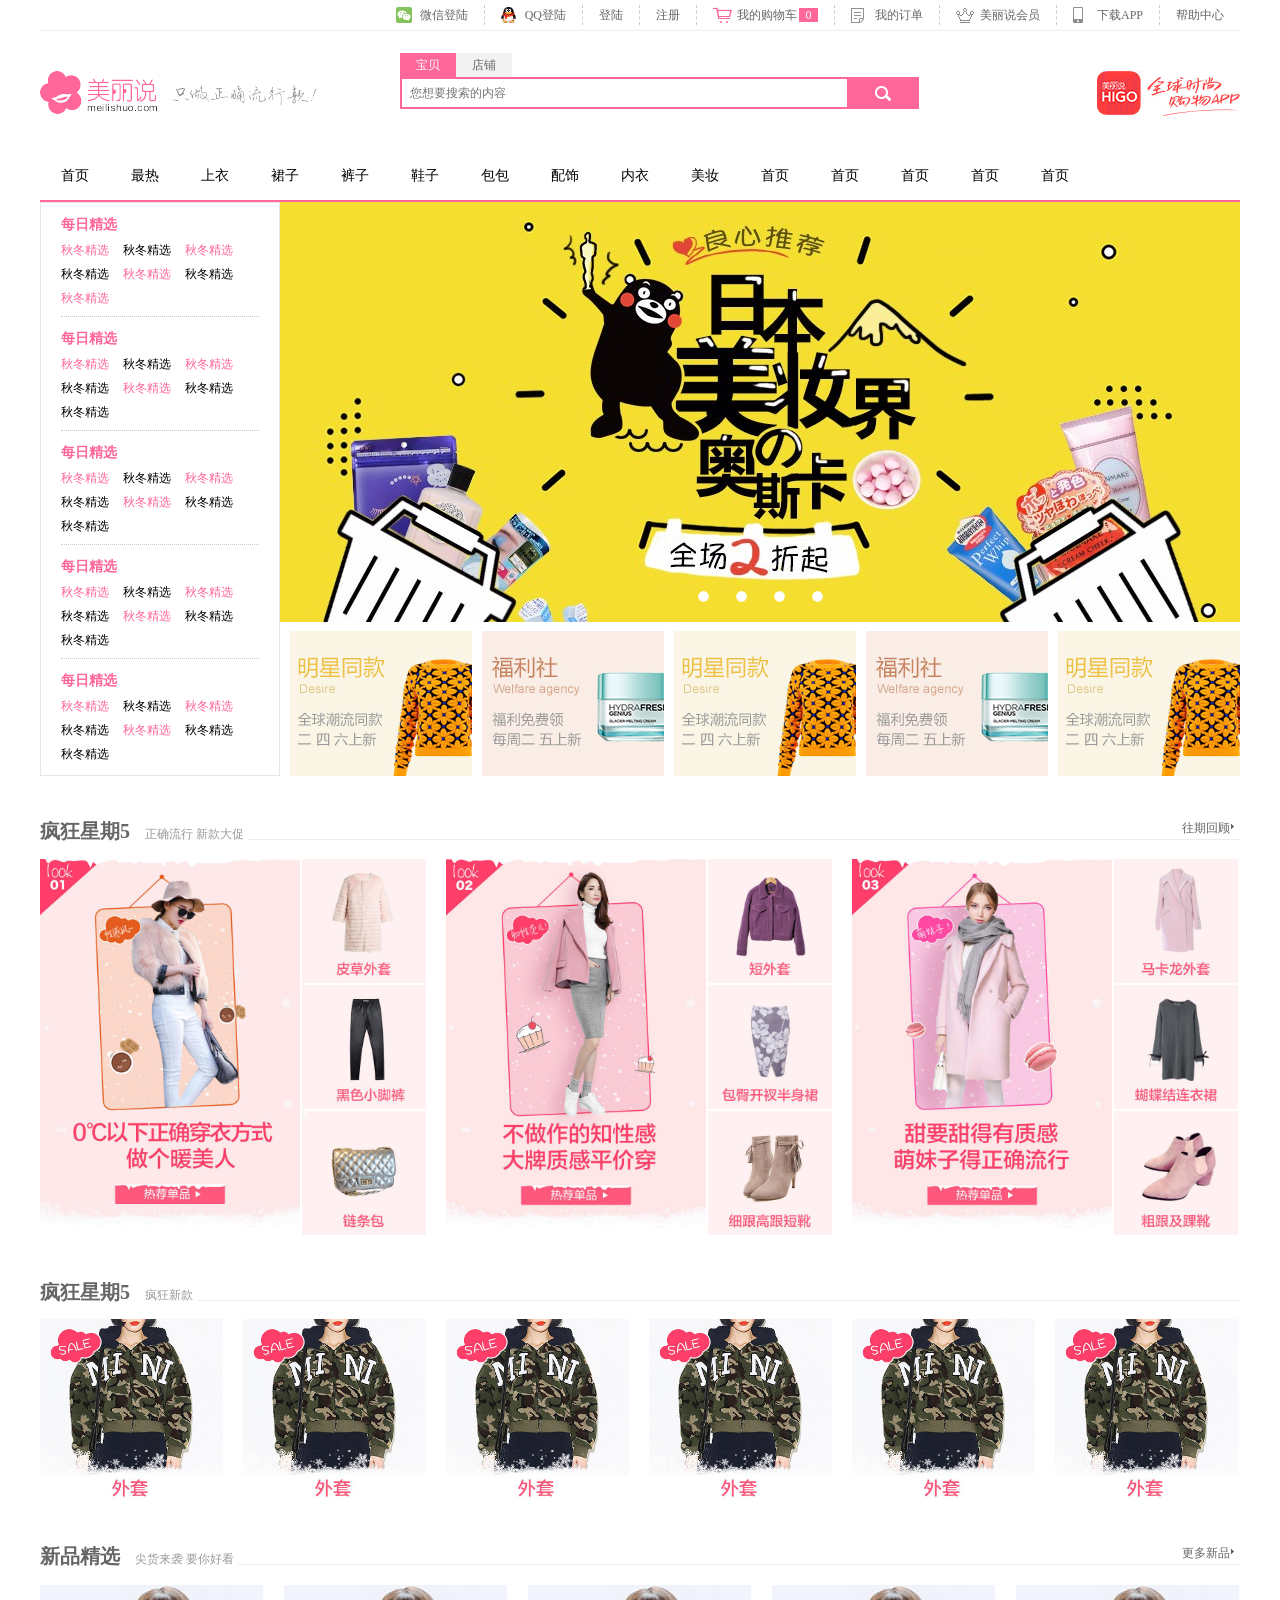
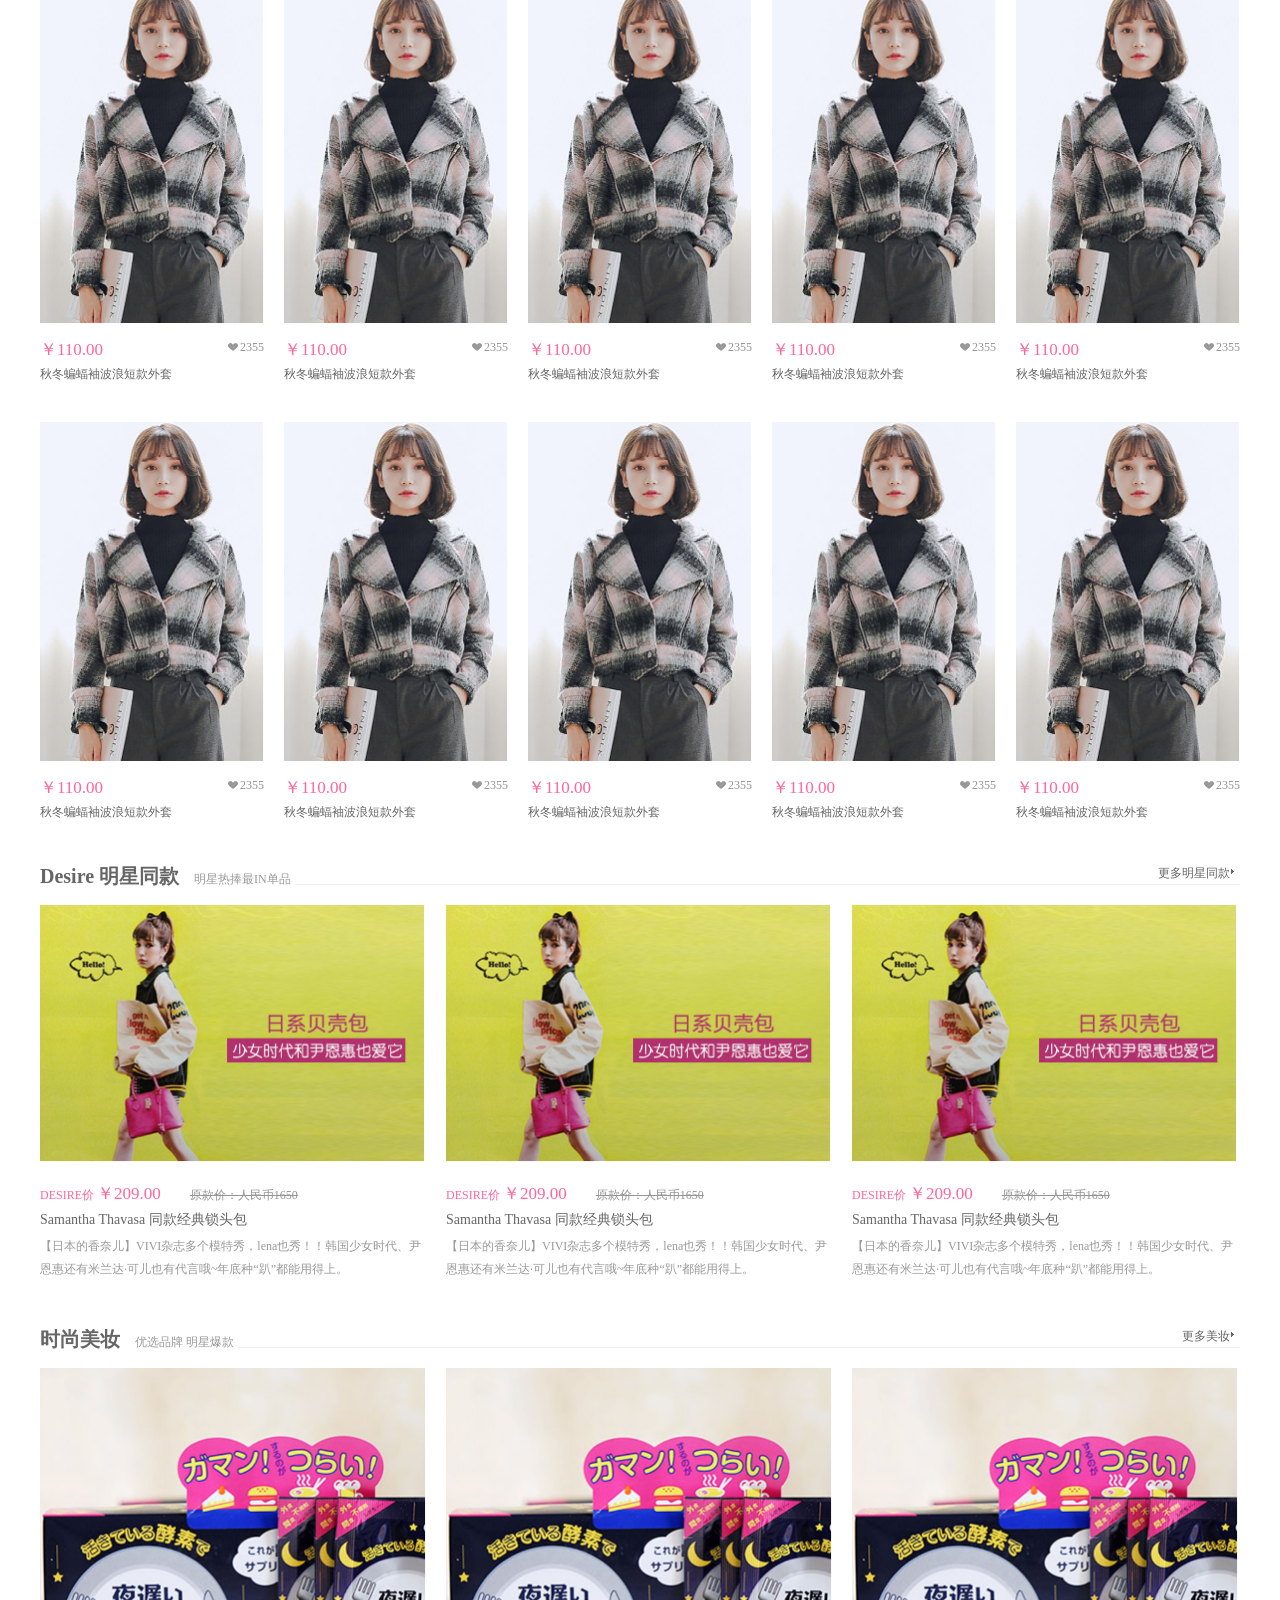
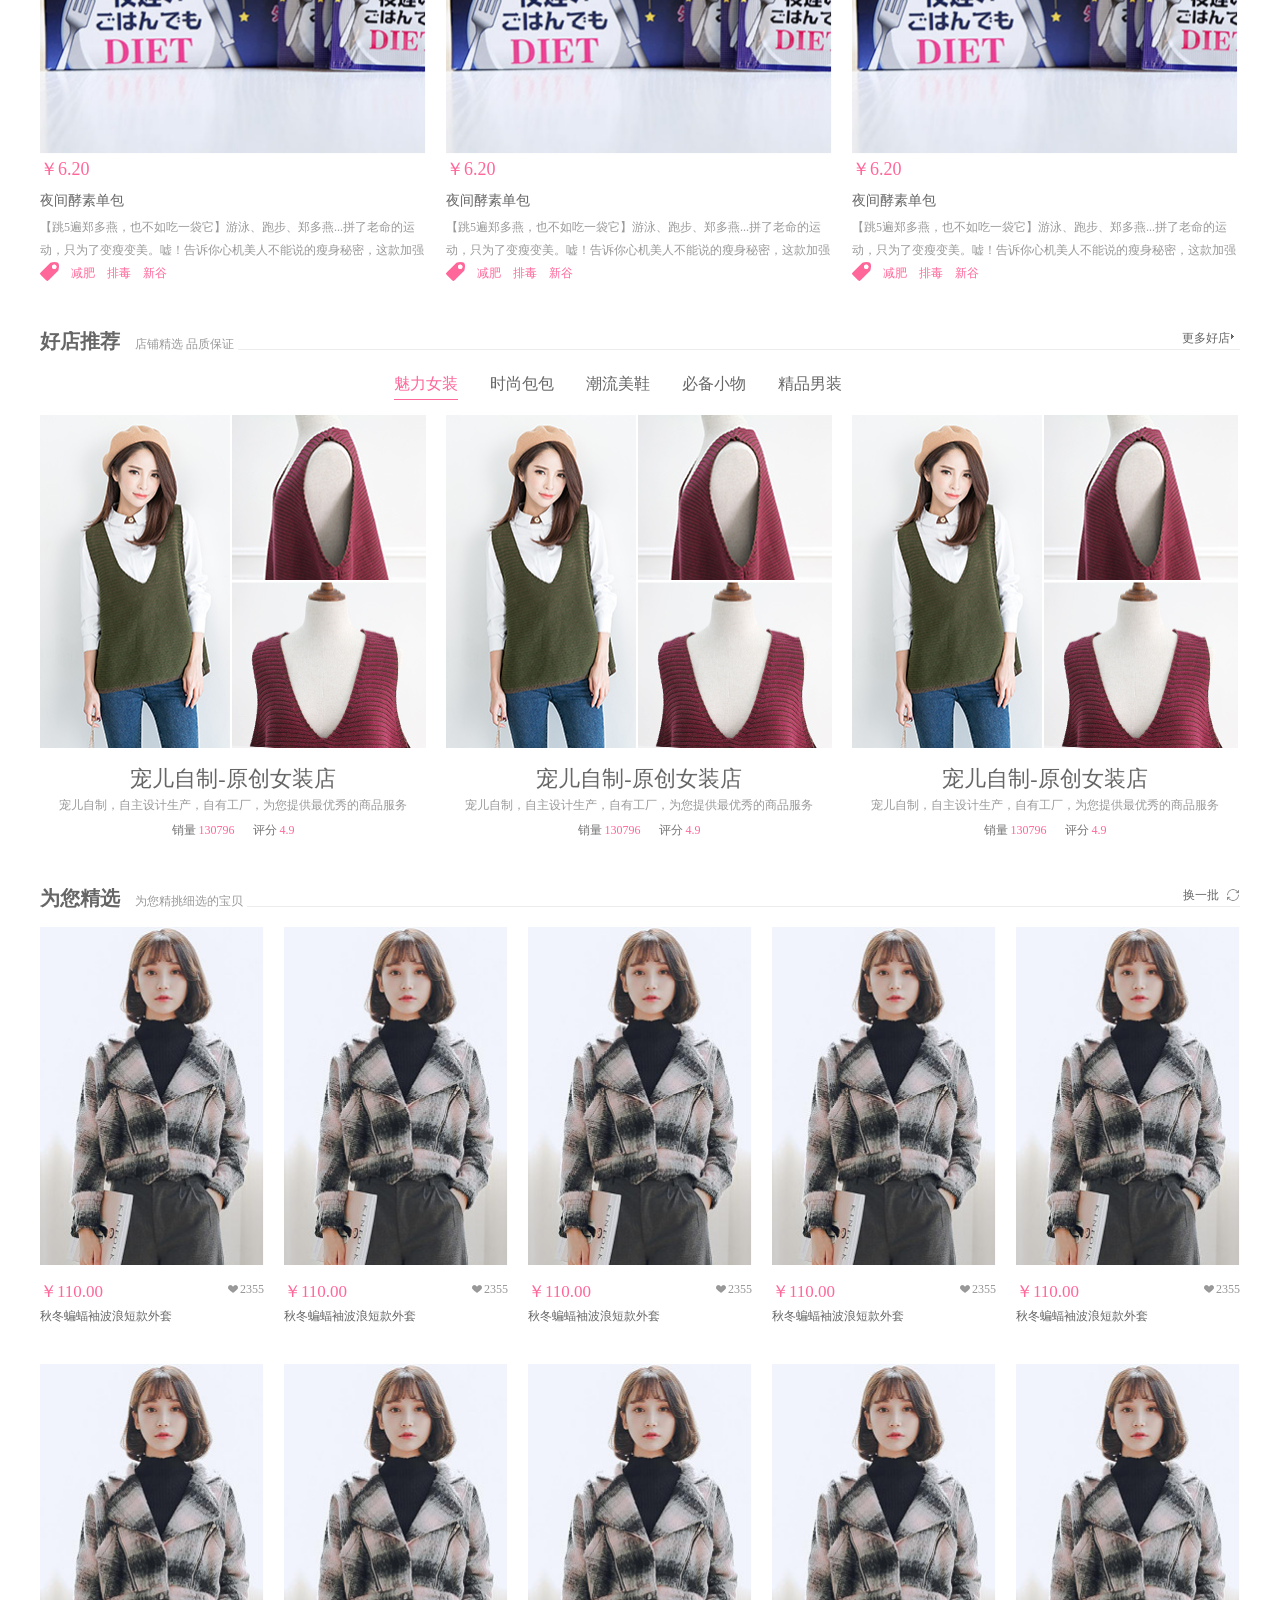
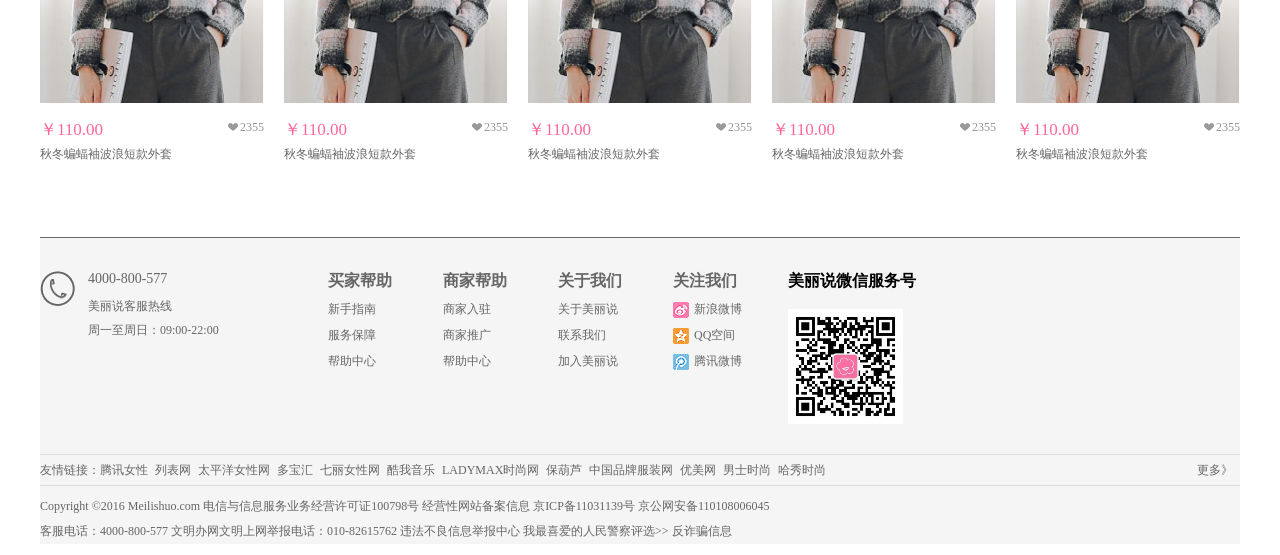
<file: html_work/美丽说/index.html>
<!DOCTYPE HTML PUBLIC "-//W3C//DTD HTML 4.01//EN" "http://www.w3.org/TR/html4/strict.dtd">
<html>
<head>
<meta http-equiv="Content-Type" content="text/html; charset=utf-8">
<title>无标题文档</title>
<link rel="stylesheet" href="css/common.css"/>
<link rel="stylesheet" href="css/style.css"/>
</head>

<body>
<div class="wrap"><!--用来做页面整体水平居中-->
<!--head-->
	<div class="head">
    	<div class="loginbar">
        	<ul class="clearfix">
            	<li class="cb">
                	<i class="icon"></i>
                	<a href="#">微信登陆</a>
                </li>
                <li>
                	<i class="icon qq"></i>
                	<a href="#">QQ登陆</a>
                </li>                
                <li>
                	<a href="#">登陆</a>
                </li>
                
                <li>
                	<a href="#">注册</a>
                </li>
                
                <li>
                	<i class="icon shopping"></i>
                	<a href="#">我的购物车</a>
                    <span class="fl">0</span>
                </li>
                
                <li>
                	<i class="icon order"></i>
                	<a href="#">我的订单</a>
                </li>
                
                <li>
                	<i class="icon member"></i>
                	<a href="#">美丽说会员</a>
                </li>
                
                <li>
                	<i class="icon app"></i>
                	<a href="#">下载APP</a>
                </li>                
                <li>
                	<a href="#">帮助中心</a>
                </li>
            </ul>      		
        </div>
        
        <div class="seach_box clearfix">
        	<h1 class="logo fl"><a></a></h1>
            <div class="seach">
            	<div class="seach_nav clearfix">
                	<a href="#" class="fl active">宝贝</a>
                    <a href="#" class="fl">店铺</a>
                </div>
                <div class="soo clearfix">
                	<input style="text" class="fl" placeholder="您想要搜索的内容"/>
                    <a class="fl"></a>
                </div>
            </div>
            <h2 class="higo fr"><a></a></h2>
        </div>
    </div>
<!--end head-->  
    
    
    
<!--content-->   
    <div class="content">
    	<div class="nav clearfix">
        	<a href="#">首页</a>
            <a href="#">最热</a>
            <a href="#">上衣</a>
            <a href="#">裙子</a>
            <a href="#">裤子</a>
            <a href="#">鞋子</a>
            <a href="#">包包</a>
            <a href="#">配饰</a>
            <a href="#">内衣</a>
            <a href="#">美妆</a>
            <a href="#">首页</a>
            <a href="#">首页</a>
            <a href="#">首页</a>
            <a href="#">首页</a>
            <a href="#">首页</a>
        </div>
    	<div class="banner clearfix">
        	<div class="banner_left fl">
               	<ul class="banner_left_menu">
                    <li>
                        <h3>每日精选</h3>	
                        <div class="clearfix">
                        	<a href="#" class="pink">秋冬精选</a>
                            <a href="#">秋冬精选</a>
                            <a href="#" class="pink">秋冬精选</a>
                            <a href="#">秋冬精选</a>
                            <a href="#" class="pink">秋冬精选</a>
                            <a href="#">秋冬精选</a>
                            <a href="#" class="pink">秋冬精选</a>
                        </div>
                       <!-- <div class="border"></div>
                        <div class="menu">
                        	<ul class="menu_list">
                            	<li>
                                    <h3>每日精选</h3>	
                                    <div class="clearfix">
                                        <a href="#" class="fl">秋冬精选</a>
                                        <a href="#" class="fl">秋冬精选</a>
                                        <a href="#" class="fl">秋冬精选</a>
                                        <a href="#" class="fl">秋冬精选</a>
                                        <a href="#" class="fl">秋冬精选</a>
                                        <a href="#" class="fl">秋冬精选</a>
                                        <a href="#" class="fl">秋冬精选</a>
                                    </div>
                                </li>
                            </ul>
                        </div>-->
                    </li>
                    <li>
                        <h3>每日精选</h3>	
                        <div class="clearfix">
                        	<a href="#" class="pink">秋冬精选</a>
                            <a href="#">秋冬精选</a>
                            <a href="#" class="pink">秋冬精选</a>
                            <a href="#">秋冬精选</a>
                            <a href="#" class="pink">秋冬精选</a>
                            <a href="#">秋冬精选</a>
                            <a href="#">秋冬精选</a>
                        </div>
                    </li>
                    <li>
                        <h3>每日精选</h3>	
                        <div class="clearfix">
                        	<a href="#" class="pink">秋冬精选</a>
                            <a href="#">秋冬精选</a>
                            <a href="#" class="pink">秋冬精选</a>
                            <a href="#">秋冬精选</a>
                            <a href="#" class="pink">秋冬精选</a>
                            <a href="#">秋冬精选</a>
                            <a href="#">秋冬精选</a>
                        </div>
                    </li>
                    <li>
                        <h3>每日精选</h3>	
                        <div class="clearfix">
                        	<a href="#" class="pink">秋冬精选</a>
                            <a href="#">秋冬精选</a>
                            <a href="#" class="pink">秋冬精选</a>
                            <a href="#">秋冬精选</a>
                            <a href="#" class="pink">秋冬精选</a>
                            <a href="#">秋冬精选</a>
                            <a href="#">秋冬精选</a>
                        </div>
                    </li>
                    <li class="cb">
                        <h3>每日精选</h3>	
                        <div class="clearfix">
                        	<a href="#" class="pink">秋冬精选</a>
                            <a href="#">秋冬精选</a>
                            <a href="#" class="pink">秋冬精选</a>
                            <a href="#">秋冬精选</a>
                            <a href="#" class="pink">秋冬精选</a>
                            <a href="#">秋冬精选</a>
                            <a href="#">秋冬精选</a>
                        </div>
                    </li>
                </ul>
            </div>
            
            <div class="banner_right fl">
            	<div class="banner_img">
                	<ul>
                    	<li>
                        	<a href="#"><img src="img/banner2.jpg" alt="..."/></a>
                        </li>
                        <li>
                        	<a href="#"><img src="img/banner.jpg" alt="..."/></a>
                        </li>
                    </ul>
                    <span class="prev"></span>
                    <span class="next"></span>
                    <div class="doc clearfix">
                    	<a href="#"></a>
                        <a href="#"></a>
                        <a href="#"></a>
                        <a href="#"></a>
                    </div>
                </div>
            	<div class="hot clearfix">
                	<a href="#"><img src="img/hot_bg1.jpg" alt="明星同款"/><a>
                    <a href="#"><img src="img/hot_bg2.jpg" alt="福利社"/><a>
                    <a href="#"><img src="img/hot_bg1.jpg" alt="明星同款"></a>
                    <a href="#"><img src="img/hot_bg2.jpg" alt="福利社"></a>
                    <a href="#"><img src="img/hot_bg1.jpg" alt="明星同款"></a>
                </div>
            </div>
        </div>
        <div class="main">
        	<div class="main_content">
            	<div class="tit">
                	<h2>
                    	疯狂星期5
                        <span>正确流行 新款大促</span>
                    </h2>                   
                    <a href="javacript:;" class="msg">往期回顾<span></span></a>
            	</div>
                
                <div class="cont clearfix">
                	<div class="fl clearfix">
                    	<a href="javascript"  class="img fl"><img src="img/cloth.jpg" alt="..."/></a>
                    	<a href="javascript"  class="img1 fl"><img src="img/cloth1.jpg" alt="..."/></a>
                        <a href="javascript"  class="img2 fl"><img src="img/cloth2.jpg" alt="..."/></a>
                        <a href="javascript"  class="img3 fl"><img src="img/cloth3.jpg" alt="..."/></a>
                    </div>
                    <div class="fl clearfix">
                    	<a href="javascript"  class="img fl"><img src="img/cloth4.jpg" alt="..."/></a>
                    	<a href="javascript"  class="img1 fl"><img src="img/cloth5.jpg" alt="..."/></a>
                        <a href="javascript"  class="img2 fl"><img src="img/cloth6.jpg" alt="..."/></a>
                        <a href="javascript"  class="img3 fl"><img src="img/cloth7.jpg" alt="..."/></a>
                    </div>
                    <div class="fl clearfix cm">
                    	<a href="javascript"  class="img fl"><img src="img/cloth8.jpg" alt="..."/></a>
                    	<a href="javascript"  class="img1 fl"><img src="img/cloth9.jpg" alt="..."/></a>
                        <a href="javascript"  class="img2 fl"><img src="img/cloth10.jpg" alt="..."/></a>
                        <a href="javascript"  class="img3 fl"><img src="img/cloth11.jpg" alt="..."/></a>
                    </div>
                </div>
            </div>
            
            <div class="main_content1">
            	<div class="tit">
                	<h2>
                    	疯狂星期5
                        <span>疯狂新款</span>
                    </h2>                 
            	</div>   
                <div class="cont clearfix">
                	<a href="javascript:;" class="fl">
                    		<img src="img/waitao.jpg" alt="..."/>                      
                    </a>
                    <a href="javascript:;" class="fl">
                    		<img src="img/waitao.jpg" alt="..."/>                      
                    </a>
                    <a href="javascript:;" class="fl">
                    		<img src="img/waitao.jpg" alt="..."/>                      
                    </a>
                    <a href="javascript:;" class="fl">
                    		<img src="img/waitao.jpg" alt="..."/>                      
                    </a>
                    <a href="javascript:;" class="fl">
                    		<img src="img/waitao.jpg" alt="..."/>                      
                    </a>
                    <a href="javascript:;" class="fl cm">
                    		<img src="img/waitao.jpg" alt="..."/>                      
                    </a>
                </div>        	
            </div>
            
            <div class="main_content2">
                <div class="tit">
                	<h2>
                    	新品精选
                        <span>尖货来袭 要你好看</span>
                    </h2>                   
                    <a href="javacript:;" class="msg">更多新品<span></span></a>
            	</div>
				
                <div class="cont clearfix">
                	<div class="cont_box fl">
                    	<a href="javascript:;"><img src="img/jianhuo1.png"/></a>
                        <div class="num clearfix">
                        	<span class="num1 fl">￥110.00</span>
                            <span class="num2 fr clearfix">
                            	<i class="fl"></i>
                                <span class="fl">2355</span>
                            </span>
                        </div>
                        <p>秋冬蝙蝠袖波浪短款外套</p>
                    </div>
                    <div class="cont_box fl">
                    	<a href="javascript:;"><img src="img/jianhuo1.png"/></a>
                        <div class="num clearfix">
                        	<span class="num1 fl">￥110.00</span>
                            <span class="num2 fr clearfix">
                            	<i class="fl"></i>
                                <span class="fl">2355</span>
                            </span>
                        </div>
                        <p>秋冬蝙蝠袖波浪短款外套</p>
                    </div>
                    <div class="cont_box fl">
                    	<a href="javascript:;"><img src="img/jianhuo1.png"/></a>
                        <div class="num clearfix">
                        	<span class="num1 fl">￥110.00</span>
                            <span class="num2 fr clearfix">
                            	<i class="fl"></i>
                                <span class="fl">2355</span>
                            </span>
                        </div>
                        <p>秋冬蝙蝠袖波浪短款外套</p>
                    </div>
                    <div class="cont_box fl">
                    	<a href="javascript:;"><img src="img/jianhuo1.png"/></a>
                        <div class="num clearfix">
                        	<span class="num1 fl">￥110.00</span>
                            <span class="num2 fr clearfix">
                            	<i class="fl"></i>
                                <span class="fl">2355</span>
                            </span>
                        </div>
                        <p>秋冬蝙蝠袖波浪短款外套</p>
                    </div>
                    <div class="cont_box fl cm">
                    	<a href="javascript:;"><img src="img/jianhuo1.png"/></a>
                        <div class="num clearfix">
                        	<span class="num1 fl">￥110.00</span>
                            <span class="num2 fr clearfix">
                            	<i class="fl"></i>
                                <span class="fl">2355</span>
                            </span>
                        </div>
                        <p>秋冬蝙蝠袖波浪短款外套</p>
                    </div>
                    <div class="cont_box fl">
                    	<a href="javascript:;"><img src="img/jianhuo1.png"/></a>
                        <div class="num clearfix">
                        	<span class="num1 fl">￥110.00</span>
                            <span class="num2 fr clearfix">
                            	<i class="fl"></i>
                                <span class="fl">2355</span>
                            </span>
                        </div>
                        <p>秋冬蝙蝠袖波浪短款外套</p>
                    </div>
                    <div class="cont_box fl">
                    	<a href="javascript:;"><img src="img/jianhuo1.png"/></a>
                        <div class="num clearfix">
                        	<span class="num1 fl">￥110.00</span>
                            <span class="num2 fr clearfix">
                            	<i class="fl"></i>
                                <span class="fl">2355</span>
                            </span>
                        </div>
                        <p>秋冬蝙蝠袖波浪短款外套</p>
                    </div>
                    <div class="cont_box fl">
                    	<a href="javascript:;"><img src="img/jianhuo1.png"/></a>
                        <div class="num clearfix">
                        	<span class="num1 fl">￥110.00</span>
                            <span class="num2 fr clearfix">
                            	<i class="fl"></i>
                                <span class="fl">2355</span>
                            </span>
                        </div>
                        <p>秋冬蝙蝠袖波浪短款外套</p>
                    </div>
                    <div class="cont_box fl">
                    	<a href="javascript:;"><img src="img/jianhuo1.png"/></a>
                        <div class="num clearfix">
                        	<span class="num1 fl">￥110.00</span>
                            <span class="num2 fr clearfix">
                            	<i class="fl"></i>
                                <span class="fl">2355</span>
                            </span>
                        </div>
                        <p>秋冬蝙蝠袖波浪短款外套</p>
                    </div>
                    <div class="cont_box fl cm">
                    	<a href="javascript:;"><img src="img/jianhuo1.png"/></a>
                        <div class="num clearfix">
                        	<span class="num1 fl">￥110.00</span>
                            <span class="num2 fr clearfix">
                            	<i class="fl"></i>
                                <span class="fl">2355</span>
                            </span>
                        </div>
                        <p>秋冬蝙蝠袖波浪短款外套</p>
                    </div>
                </div>
            </div>
            
            <div class="main_content3">
            	<div class="tit">
                	<h2>
                    	Desire 明星同款
                        <span>明星热捧最IN单品</span>
                    </h2>                   
                    <a href="javacript:;" class="msg">更多明星同款<span></span></a>
            	</div>
                
                <div class="cont clearfix">
                	<div class="cont_box fl">
                    	<a href="javascript:;"><img src="img/mingxing.png"/></a>
                        <div class="num">
                       		<span>DESIRE价</span>
                        	<span class="num1">￥209.00</span>
                            <span class="num2">原款价：人民币1650</span>
                        </div>
                        <a href="javascript:;" class="p1">Samantha Thavasa 同款经典锁头包</a>
                        <a href="javascript:;" class="p2">【日本的香奈儿】VIVI杂志多个模特秀，lena也秀！！韩国少女时代、尹恩惠还有米兰达&middot;可儿也有代言哦~年底种“趴”都能用得上。</a>
                    </div>
                    <div class="cont_box fl">
                    	<a href="javascript:;"><img src="img/mingxing.png"/></a>
                        <div class="num">
                       		<span>DESIRE价</span>
                        	<span class="num1">￥209.00</span>
                            <span class="num2">原款价：人民币1650</span>
                        </div>
                        <a href="javascript:;" class="p1">Samantha Thavasa 同款经典锁头包</a>
                        <a href="javascript:;" class="p2">【日本的香奈儿】VIVI杂志多个模特秀，lena也秀！！韩国少女时代、尹恩惠还有米兰达&middot;可儿也有代言哦~年底种“趴”都能用得上。</a>
                    </div>
                    <div class="cont_box fl cm">
                    	<a href="javascript:;"><img src="img/mingxing.png"/></a>
                        <div class="num">
                       		<span>DESIRE价</span>
                        	<span class="num1">￥209.00</span>
                            <span class="num2">原款价：人民币1650</span>
                        </div>
                        <a href="javascript:;" class="p1">Samantha Thavasa 同款经典锁头包</a>
                        <a href="javascript:;" class="p2">【日本的香奈儿】VIVI杂志多个模特秀，lena也秀！！韩国少女时代、尹恩惠还有米兰达&middot;可儿也有代言哦~年底种“趴”都能用得上。</a>
                    </div>
                 </div>
            </div>
            
            <div class="main_content4">
            	<div class="tit">
                	<h2>
                    	时尚美妆
                        <span>优选品牌 明星爆款</span>
                    </h2>                   
                    <a href="javacript:;" class="msg">更多美妆<span></span></a>
            	</div>
                
                <div class="cont clearfix">
                	<div class="cont_box fl">
                    	<a href="javascript:;"><img src="img/zhuang.png"/></a>
                      	<span class="num1">￥6.20</span>               
                        <a href="javascript:;" class="p1">夜间酵素单包</a>
                        <a href="javascript:;" class="p2">【跳5遍郑多燕，也不如吃一袋它】游泳、跑步、郑多燕...拼了老命的运动，只为了变瘦变美。嘘！告诉你心机美人不能说的瘦身秘密，这款加强</a>
                        <div class="tips">
                        	<span class="icon fl"></span>
                            <span class="fl">减肥</span>
                            <span class="fl">排毒</span>
                            <span class="fl">新谷</span>
                        </div>
                    </div>
                    <div class="cont_box fl">
                    	<a href="javascript:;"><img src="img/zhuang.png"/></a>
                      	<span class="num1">￥6.20</span>               
                        <a href="javascript:;" class="p1">夜间酵素单包</a>
                        <a href="javascript:;" class="p2">【跳5遍郑多燕，也不如吃一袋它】游泳、跑步、郑多燕...拼了老命的运动，只为了变瘦变美。嘘！告诉你心机美人不能说的瘦身秘密，这款加强</a>
                        <div class="tips">
                        	<span class="icon fl"></span>
                            <span class="fl">减肥</span>
                            <span class="fl">排毒</span>
                            <span class="fl">新谷</span>
                        </div>
                    </div>
                    <div class="cont_box fl cm">
                    	<a href="javascript:;"><img src="img/zhuang.png"/></a>
                      	<span class="num1">￥6.20</span>               
                        <a href="javascript:;" class="p1">夜间酵素单包</a>
                        <a href="javascript:;" class="p2">【跳5遍郑多燕，也不如吃一袋它】游泳、跑步、郑多燕...拼了老命的运动，只为了变瘦变美。嘘！告诉你心机美人不能说的瘦身秘密，这款加强</a>
                        <div class="tips">
                        	<span class="icon fl"></span>
                            <span class="fl">减肥</span>
                            <span class="fl">排毒</span>
                            <span class="fl">新谷</span>
                        </div>
                    </div>
                </div>
            </div>
            
            <div class="main_content5">
            	<div class="tit">
                	<h2>
                    	好店推荐
                        <span>店铺精选 品质保证</span>
                    </h2>                   
                    <a href="javacript:;" class="msg">更多好店<span></span></a>
            	</div>
                
                <div class="cont_nav clearfix">
                	<a href="javascript:;" alt="..." class="fl active">魅力女装</a>
                    <a href="javascript:;" alt="..." class="fl">时尚包包</a>
                    <a href="javascript:;" alt="..." class="fl">潮流美鞋</a>
                    <a href="javascript:;" alt="..." class="fl">必备小物</a>
                    <a href="javascript:;" alt="..." class="fl">精品男装</a>
                </div>
                <div class="cont clearfix"> 
                	<div class="cont_box fl">
                    	<div class="clearfix">
                        	<a href="javascript:;" class="img fl"><img src="img/haodian.png"/></a>
                            <a href="javascript:;" class="img1 fl"><img src="img/haodian1.png"/></a>
                            <a href="javascript:;" class="img2 fl"><img src="img/haodian2.png"/></a>
                        </div>                    	
                      	<a href="javascript:;" class="p1">宠儿自制-原创女装店</a>
                        <p>宠儿自制，自主设计生产，自有工厂，为您提供最优秀的商品服务</p>
                        <div class="tips">
                        	<span>销量</span>
                            <span class="pink">130796</span>
                            &nbsp;&nbsp;&nbsp;&nbsp;
                            <span>评分</span>
                            <span class="pink">4.9</span>
                        </div>
                    </div>
                    <div class="cont_box fl">
                    	<div class="clearfix">
                        	<a href="javascript:;" class="img fl"><img src="img/haodian.png"/></a>
                            <a href="javascript:;" class="img1 fl"><img src="img/haodian1.png"/></a>
                            <a href="javascript:;" class="img2 fl"><img src="img/haodian2.png"/></a>
                        </div>                    	
                      	<a href="javascript:;" class="p1">宠儿自制-原创女装店</a>
                        <p>宠儿自制，自主设计生产，自有工厂，为您提供最优秀的商品服务</p>
                        <div class="tips">
                        	<span>销量</span>
                            <span class="pink">130796</span>
                            &nbsp;&nbsp;&nbsp;&nbsp;
                            <span>评分</span>
                            <span class="pink">4.9</span>
                        </div>
                    </div>
                    <div class="cont_box fl cm">
                    	<div class="clearfix">
                        	<a href="javascript:;" class="img fl"><img src="img/haodian.png"/></a>
                            <a href="javascript:;" class="img1 fl"><img src="img/haodian1.png"/></a>
                            <a href="javascript:;" class="img2 fl"><img src="img/haodian2.png"/></a>
                        </div>                    	
                      	<a href="javascript:;" class="p1">宠儿自制-原创女装店</a>
                        <p>宠儿自制，自主设计生产，自有工厂，为您提供最优秀的商品服务</p>
                        <div class="tips">
                        	<span>销量</span>
                            <span class="pink">130796</span>
                            &nbsp;&nbsp;&nbsp;&nbsp;
                            <span>评分</span>
                            <span class="pink">4.9</span>
                        </div>
                    </div>
                </div>
            </div>
            
            <div class="main_content6">
                <div class="tit">
                	<h2>
                    	为您精选
                        <span>为您精挑细选的宝贝</span>
                    </h2>                   
                    <a href="javacript:;" class="msg">换一批<span></span></a>
            	</div>
				
                <div class="cont clearfix">
                	<div class="cont_box fl">
                    	<a href="javascript:;"><img src="img/jianhuo1.png"/></a>
                        <div class="num clearfix">
                        	<span class="num1 fl">￥110.00</span>
                            <span class="num2 fr clearfix">
                            	<i class="fl"></i>
                                <span class="fl">2355</span>
                            </span>
                        </div>
                        <p>秋冬蝙蝠袖波浪短款外套</p>
                    </div>
                    <div class="cont_box fl">
                    	<a href="javascript:;"><img src="img/jianhuo1.png"/></a>
                        <div class="num clearfix">
                        	<span class="num1 fl">￥110.00</span>
                            <span class="num2 fr clearfix">
                            	<i class="fl"></i>
                                <span class="fl">2355</span>
                            </span>
                        </div>
                        <p>秋冬蝙蝠袖波浪短款外套</p>
                    </div>
                    <div class="cont_box fl">
                    	<a href="javascript:;"><img src="img/jianhuo1.png"/></a>
                        <div class="num clearfix">
                        	<span class="num1 fl">￥110.00</span>
                            <span class="num2 fr clearfix">
                            	<i class="fl"></i>
                                <span class="fl">2355</span>
                            </span>
                        </div>
                        <p>秋冬蝙蝠袖波浪短款外套</p>
                    </div>
                    <div class="cont_box fl">
                    	<a href="javascript:;"><img src="img/jianhuo1.png"/></a>
                        <div class="num clearfix">
                        	<span class="num1 fl">￥110.00</span>
                            <span class="num2 fr clearfix">
                            	<i class="fl"></i>
                                <span class="fl">2355</span>
                            </span>
                        </div>
                        <p>秋冬蝙蝠袖波浪短款外套</p>
                    </div>
                    <div class="cont_box fl cm">
                    	<a href="javascript:;"><img src="img/jianhuo1.png"/></a>
                        <div class="num clearfix">
                        	<span class="num1 fl">￥110.00</span>
                            <span class="num2 fr clearfix">
                            	<i class="fl"></i>
                                <span class="fl">2355</span>
                            </span>
                        </div>
                        <p>秋冬蝙蝠袖波浪短款外套</p>
                    </div>
                    <div class="cont_box fl">
                    	<a href="javascript:;"><img src="img/jianhuo1.png"/></a>
                        <div class="num clearfix">
                        	<span class="num1 fl">￥110.00</span>
                            <span class="num2 fr clearfix">
                            	<i class="fl"></i>
                                <span class="fl">2355</span>
                            </span>
                        </div>
                        <p>秋冬蝙蝠袖波浪短款外套</p>
                    </div>
                    <div class="cont_box fl">
                    	<a href="javascript:;"><img src="img/jianhuo1.png"/></a>
                        <div class="num clearfix">
                        	<span class="num1 fl">￥110.00</span>
                            <span class="num2 fr clearfix">
                            	<i class="fl"></i>
                                <span class="fl">2355</span>
                            </span>
                        </div>
                        <p>秋冬蝙蝠袖波浪短款外套</p>
                    </div>
                    <div class="cont_box fl">
                    	<a href="javascript:;"><img src="img/jianhuo1.png"/></a>
                        <div class="num clearfix">
                        	<span class="num1 fl">￥110.00</span>
                            <span class="num2 fr clearfix">
                            	<i class="fl"></i>
                                <span class="fl">2355</span>
                            </span>
                        </div>
                        <p>秋冬蝙蝠袖波浪短款外套</p>
                    </div>
                    <div class="cont_box fl">
                    	<a href="javascript:;"><img src="img/jianhuo1.png"/></a>
                        <div class="num clearfix">
                        	<span class="num1 fl">￥110.00</span>
                            <span class="num2 fr clearfix">
                            	<i class="fl"></i>
                                <span class="fl">2355</span>
                            </span>
                        </div>
                        <p>秋冬蝙蝠袖波浪短款外套</p>
                    </div>
                    <div class="cont_box fl cm">
                    	<a href="javascript:;"><img src="img/jianhuo1.png"/></a>
                        <div class="num clearfix">
                        	<span class="num1 fl">￥110.00</span>
                            <span class="num2 fr clearfix">
                            	<i class="fl"></i>
                                <span class="fl">2355</span>
                            </span>
                        </div>
                        <p>秋冬蝙蝠袖波浪短款外套</p>
                    </div>
                </div>
            </div>
        </div>     
    </div>
    
<!--end content-->
    <div class="foot">    
    	<div class="guade clearfix">
        	<div class="left fl">
            	<span></span>
                <p class="p1">4000-800-577</p>
                <p class="p2">美丽说客服热线</p>
                <p>周一至周日：09:00-22:00</p>
            </div>
            
            <div class="middle fl clearfix">
            	<dl class="fl">
                	<dt>买家帮助</dt>
                    <dd><a href="javascript:;">新手指南</a></dd>
                    <dd><a href="javascript:;">服务保障</a></dd>
                    <dd><a href="javascript:;">帮助中心</a></dd>
                </dl>
                <dl class="fl">
                	<dt>商家帮助</dt>
                    <dd><a href="javascript:;">商家入驻</a></dd>
                    <dd><a href="javascript:;">商家推广</a></dd>
                    <dd><a href="javascript:;">帮助中心</a></dd>
                </dl>
                <dl class="fl">
                	<dt>关于我们</dt>
                    <dd><a href="javascript:;">关于美丽说</a></dd>
                    <dd><a href="javascript:;">联系我们</a></dd>
                    <dd><a href="javascript:;">加入美丽说</a></dd>
                </dl>
                <dl class="fl">
                	<dt>关注我们</dt>
                    <dd class="dd_last">
                    	<a href="javascript:;" class="img1"><img src="img/weibo.png"/></a>
                    	<a href="javascript:;">新浪微博</a>
                    </dd>
                     <dd class="dd_last">
                    	<a href="javascript:;" class="img2"><img src="img/weibo1.png"/></a>
                        <a href="javascript:;">QQ空间</a></dd>
                     <dd class="dd_last">
                    	<a href="javascript:;" class="img3"><img src="img/weibo2.png"/></a>
                        <a href="javascript:;">腾讯微博</a></dd>
                </dl>
            </div>
            
            <div class="right fl">
            	<p>美丽说微信服务号</p>
                <img src="img/gongzhonghao.png" alt="微信服务号"/>
            </div>
        </div>
        
        <div class="friendly_link clearfix">
        	<span class="fl">友情链接：</span>
            <a href="javascript:;" class="fl">腾讯女性</a>
            <a href="javascript:;" class="fl">列表网</a>
            <a href="javascript:;" class="fl">太平洋女性网</a>
            <a href="javascript:;" class="fl">多宝汇</a>
            <a href="javascript:;" class="fl">七丽女性网</a>
            <a href="javascript:;" class="fl">酷我音乐</a>
            <a href="javascript:;" class="fl">LADYMAX时尚网</a>
            <a href="javascript:;" class="fl">保葫芦</a>
            <a href="javascript:;" class="fl">中国品牌服装网</a>
            <a href="javascript:;" class="fl">优美网</a>
            <a href="javascript:;" class="fl">男士时尚</a>
            <a href="javascript:;" class="fl">哈秀时尚</a>
            <a href="javascript:;" class="fr">更多》</a>
        </div>
        
        <div class="copyright">
        	<p>Copyright ©2016 Meilishuo.com  <a href="javascript:;">电信与信息服务业务经营许可证100798号</a> <a href="javascript:;">经营性网站备案信息</a>  京ICP备11031139号  京公网安备110108006045 </p>
            <p>客服电话：4000-800-577  文明办网文明上网举报电话：010-82615762  <a href="javascript:;">违法不良信息举报中心</a> <a href="javascript:;">我最喜爱的人民警察评选>></a> <a href="javascript:;">反诈骗信息</a></p>
        </div>
    </div>
</div>
</body>
</html>
</file>
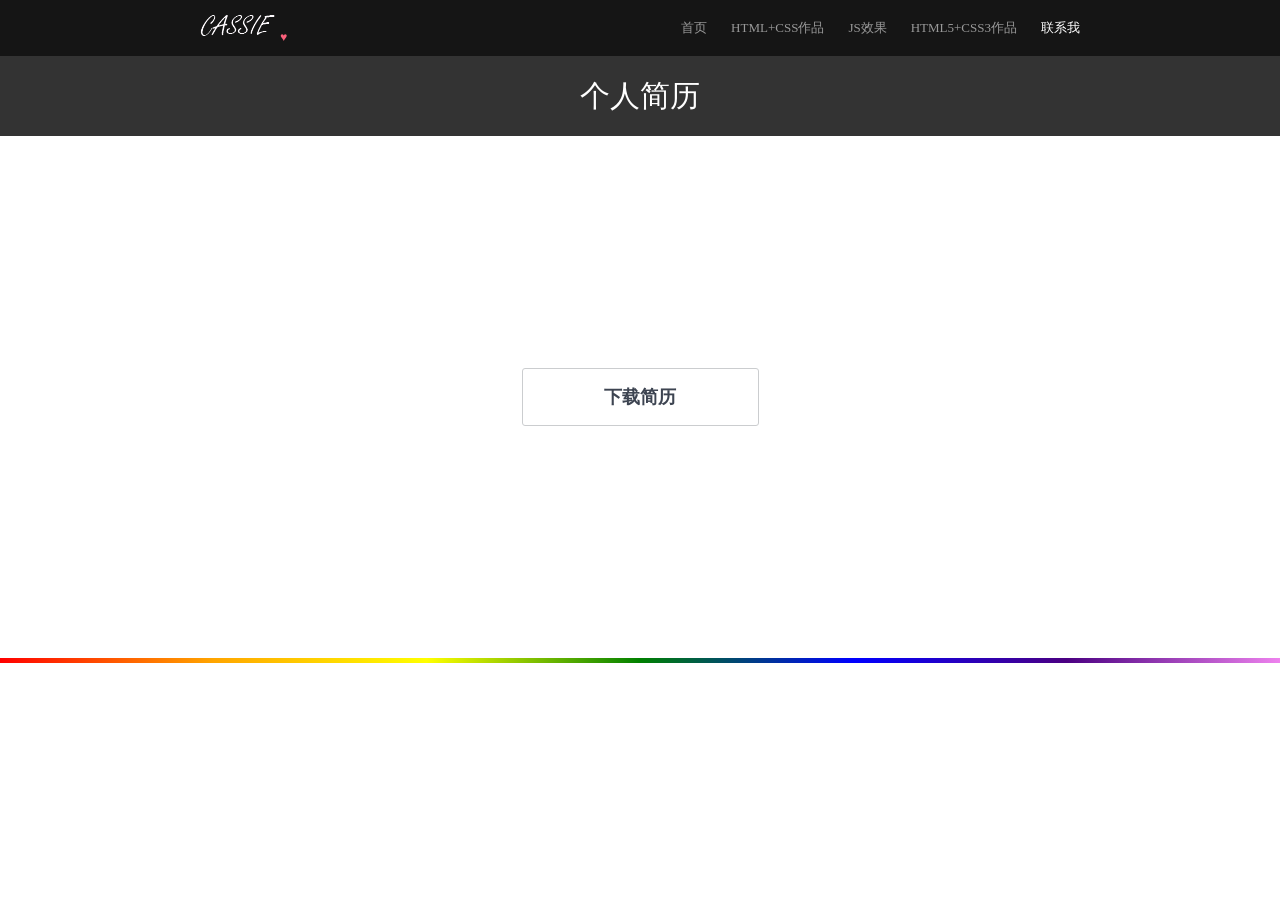
<file: contact.html>
<!DOCTYPE html>
<html lang="en">
<head>
	<meta charset="UTF-8">
	<title>Cassie's Website</title>
	<link rel="stylesheet" type="text/css" href="css/common.css">
	<link rel="stylesheet" type="text/css" href="css/work.css">
</head>
<body>
	<!-- header -->
	<header>
		<div class="header-nav clearfix">
			<div class="logo"></div>
			<div class="heart">♥</div>
			<ul>
				<li><a href="index.html">首页</a></li>
				<li><a href="html_work.html">HTML+CSS作品</a></li>
				<li><a href="js_work.html">JS效果</a></li>
				<li><a href="html5_work.html">HTML5+CSS3作品</a></li>
				<li><a href="contact.html"  class="active">联系我</a></li>
			</ul>
		</div>
		<div class="header-title">个人简历</div>
	</header>	
	<!-- header end -->

	<!-- 简历-->
	<content class="indroduce">
		<a href="https://pan.baidu.com/s/1pLm8QpX" target="_blank">下载简历</a>
	</content>
	<!-- 简历 end-->

	<!-- header -->
	<footer>
		<div class="end"></div>
	</footer>
	<!-- header -->
	

</body>
</html>
</file>
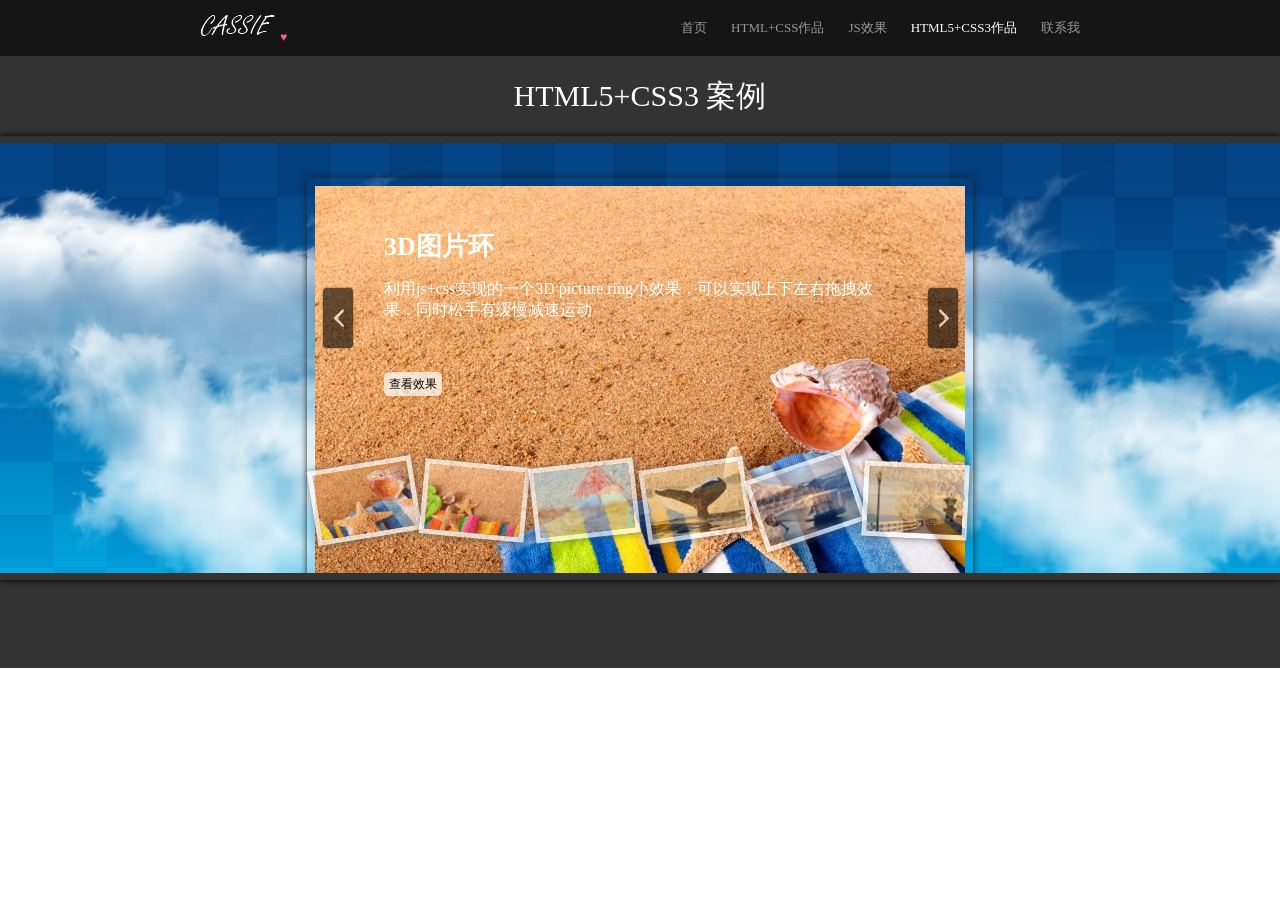
<file: html5_work.html>
<!DOCTYPE html>
<html lang="en">
<head>
	<meta charset="UTF-8">
	<title>Cassie's Website</title>
	<link rel="stylesheet" type="text/css" href="css/common.css">
	<link rel="stylesheet" type="text/css" href="css/work.css">
</head>
<body>
	<!-- header -->
	<header>
		<div class="header-nav clearfix">
			<div class="logo"></div>
			<div class="heart">♥</div>
			<ul>
				<li><a href="index.html">首页</a></li>
				<li><a href="html_work.html">HTML+CSS作品</a></li>
				<li><a href="js_work.html">JS效果</a></li>
				<li><a href="html5_work.html"  class="active">HTML5+CSS3作品</a></li>
				<li><a href="contact.html">联系我</a></li>
			</ul>
		</div>
		<div class="header-title">HTML5+CSS3 案例</div>
	</header>	
	<!-- header end -->

	<!-- 作品展示(html5展示) -->
	<content class="page">
		<!-- <div class="samples_tilte">
			<h4>Features from various demos can be combined.</h4>
			<div class="split_line">
				<span class="left"></span>
				<i></i>
				<span class="right"></span>
			</div>
		</div> -->
		<div id="pxs_containter" class="pxs_containter">
			<div class="pxs_bg">
				<div class="pxs_bg1"></div>
				<div class="pxs_bg2"></div>
				<div class="pxs_bg3"></div>
			</div>
			<div class="pxs_loading">
				<div class="loading">Loading images...</div>
			</div>
			<div class="pxs_slider_wrapper">
				<ul class="pxs_slider">
					<li>
						<img src="images/1.jpg" alt="First Image"/>
						<div class="introduce">
							<h3>3D图片环</h3>
							<p>利用js+css实现的一个3D picture ring小效果，可以实现上下左右拖拽效果，同时松手有缓慢减速运动</p>
							<a href="html5_work/3D图片环.html" target="_blank">查看效果</a>
						</div>	
					</li>
					<li>
						<img src="images/2.jpg" alt="Second Image"/>
						<div class="introduce">
							<h3>CSS3图片展示效果</h3>
							<p>利用css3+js实现三种图片展示效果,分别为爆炸形式轮播图、翻块形式轮播图、翻页形式轮播图。点击页面任意位置即可实现切换图片。</p>
							<a href="html5_work/爆炸.html" target="_blank">爆炸效果</a>
							<a href="html5_work/翻块轮播.html" target="_blank">翻块效果</a>
							<a href="html5_work/翻页运动.html" target="_blank">翻页效果</a>
						</div>
					</li>
					<li>
						<img src="images/3.jpg" alt="Third Image"/>
						<div class="introduce">
							<h3>canvas动画</h3>
							<p>利用html5中的canvas实现的三个运动效果的小粒子~</p>
							<a href="html5_work/canvas.html" target="_blank">效果1</a>
							<a href="html5_work/canvas-apple-watch.html" target="_blank">效果2</a>
							<a href="html5_work/canvas-bear.html" target="_blank">效果3</a>
						</div>
					</li>
					<li>
						<img src="images/4.jpg" alt="Forth Image"/>
						<div class="introduce">
							<h3>音乐播放器</h3>
							<p>利用audio标签制作的音乐播放器，爱心图片为切换播放模式，依次为循环播放、列表播放、单曲循环、随机播放、单曲播放</p>
							<a href="html5_work/音乐播放器.html" target="_blank">查看效果</a>
						</div>
					</li>
					<li>
						<img src="images/5.jpg" alt="Fifth Image"/>
						<div class="introduce">
							<h3>钟表</h3>
							<p>这是一个利用css3+js制作的圆盘钟表</p>
							<a href="html5_work/钟表.html" target="_blank">查看效果</a>
						</div>
					</li>
					<li>
						<img src="images/6.jpg" alt="Sixth Image"/>
						<div class="introduce">
							<h3>视差板</h3>
							<p>利用css3和js制作的视差板,其中日期是实时更新的</p>
							<a href="html5_work/视差板.html" target="_blank">查看效果</a>
						</div>
					</li>
				</ul>
				<div class="pxs_navigation">
					<span class="pxs_next"></span>
					<span class="pxs_prev"></span>
				</div>
				<ul class="pxs_thumbnails">
					<li><img src="images/thumbs/1.jpg" alt="First Images"/></li>
					<li><img src="images/thumbs/2.jpg" alt="Second Images"/></li>
					<li><img src="images/thumbs/3.jpg" alt="Third Images"/></li>
					<li><img src="images/thumbs/4.jpg" alt="Forth Images"/></li>
					<li><img src="images/thumbs/5.jpg" alt="Fifth Images"/></li>
					<li><img src="images/thumbs/6.jpg" alt="Sixth Images"/></li>
				</ul>
			</div>
		</div>
	</content>
	<!-- 作品展示(html5展示) end-->

	<!-- header -->
	<footer>
		<!-- <div class="end noMargin"></div> -->
		<div class="timeClock"></div>
	</footer>
	<!-- header -->

	<script src="js/common.js"></script>
	<script>
		var oLoad = getByClass(document.body, 'pxs_loading')[0];
		
		var imgs = document.getElementsByTagName('img');
		for(var i=0;i<imgs.length;i++)
		{
			imgs[i].onload = function()
			{
				oLoad.style.display = 'none';
			}
		}
	</script>  
	
	<script src="js/onMove.js"></script>
	<script src="js/html5_work.js"></script>
</body>
</html>
</file>
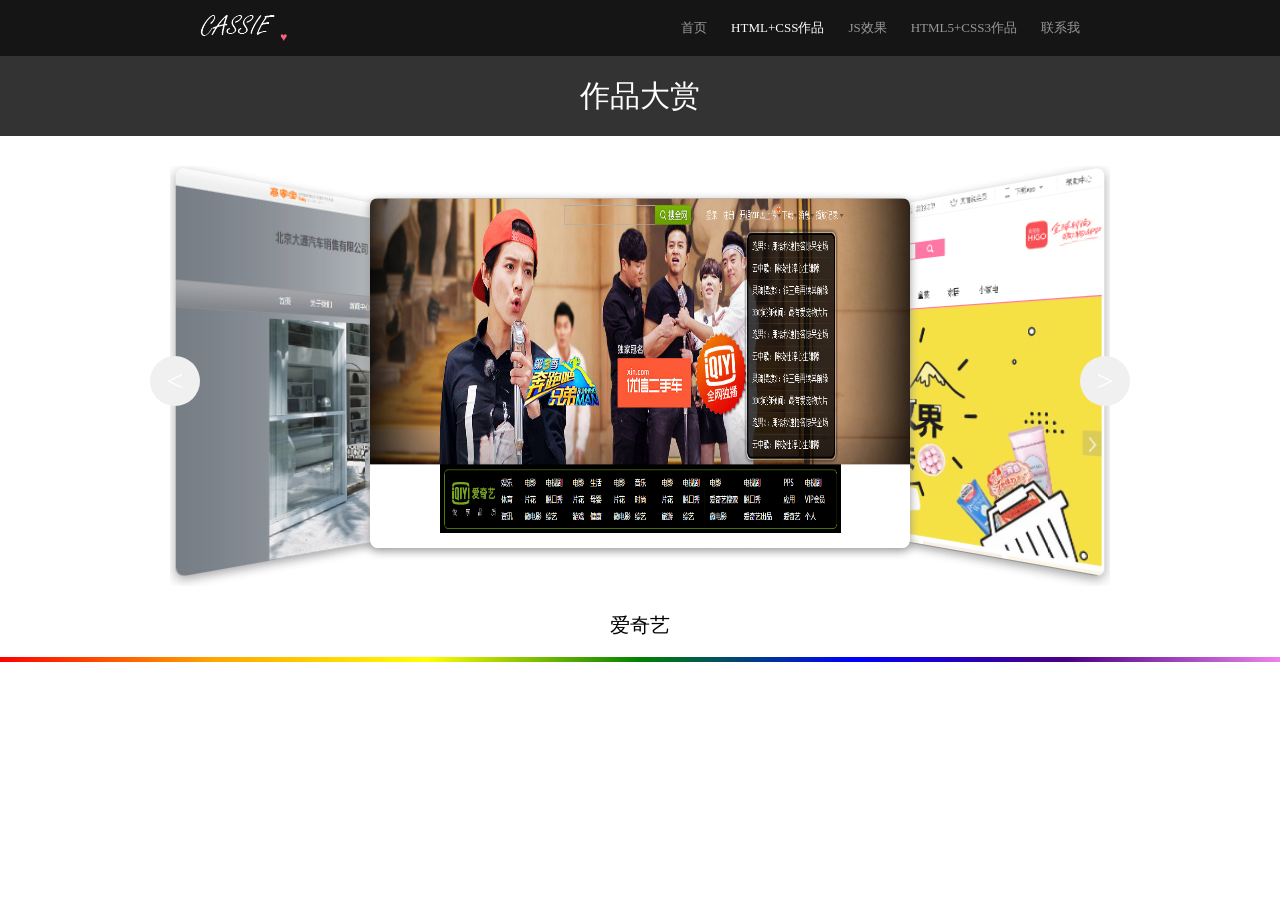
<file: html_work.html>
<!DOCTYPE html>
<html lang="en">
<head>
	<meta charset="UTF-8">
	<title>Cassie's Website</title>
	<link rel="stylesheet" type="text/css" href="css/common.css">
	<link rel="stylesheet" type="text/css" href="css/work.css">
</head>
<body>
	<!-- header -->
	<header>
		<div class="header-nav clearfix">
			<div class="logo"></div>
			<div class="heart">♥</div>
			<ul>
				<li><a href="index.html">首页</a></li>
				<li><a href="html_work.html" class="active">HTML+CSS作品</a></li>
				<li><a href="js_work.html">JS效果</a></li>
				<li><a href="html5_work.html">HTML5+CSS3作品</a></li>
				<li><a href="contact.html">联系我</a></li>
			</ul>
		</div>
		<div class="header-title">作品大赏</div>
	</header>	
	<!-- header end -->

	<!-- 作品展示(整站展示) -->
	<content class="page">
		<div class="page_wrapper">
			<ul>
				<li class="left3">
					<a href="html_work/爱奇艺/index.html" target="_blank" class="">
						<img src="images/pic2.jpg" alt="爱奇艺">
					</a>
				</li>
				<li class="left2">
					<a href="html_work/小米/index.html" target="_blank" class="">
						<img src="images/pic6.jpg" alt="小米">
					</a>
				</li>
				<li class="left1">
					<a href="html_work/大通汽车/index.html" target="_blank" class="">
						<img src="images/pic3.jpg" alt="大通汽车">
					</a>
				</li>
				<li class="cur">
					<a href="html_work/爱奇艺/index.html" target="_blank" class="active">
						<img src="images/pic2.jpg" alt="爱奇艺">
					</a>
				</li>
				<li class="right1">
					<a href="html_work/美丽说/index.html" target="_blank" class="">
						<img src="images/pic5.jpg" alt="美丽说">
					</a>
				</li>
				<li class="right2">
					<a href="html_work/灵魂回响/index.html" target="_blank" class="">
						<img src="images/pic4.jpg" alt="灵魂回响">
					</a>
				</li>
				
				<li class="right3">
					<a href="html_work/智享学院/index.html" target="_blank" class="">
						<img src="images/pic1.jpg" alt="响应式智享学院">
					</a>
				</li>
			</ul>
			<a href="javascript:;" class="btn_right" id="btn_right">></a>
			<a href="javascript:;" class="btn_left" id="btn_left"><</a>
			<div class="pages_text">
				<h3>大通汽车</h3>
			</div>
		</div>
	</content>
	<!-- 作品展示(整站展示) end-->

	<!-- header -->
	<footer>
		<div class="end"></div>
	</footer>
	<!-- header -->
	
	<script src="js/html_work.js"></script>
</body>
</html>
</file>
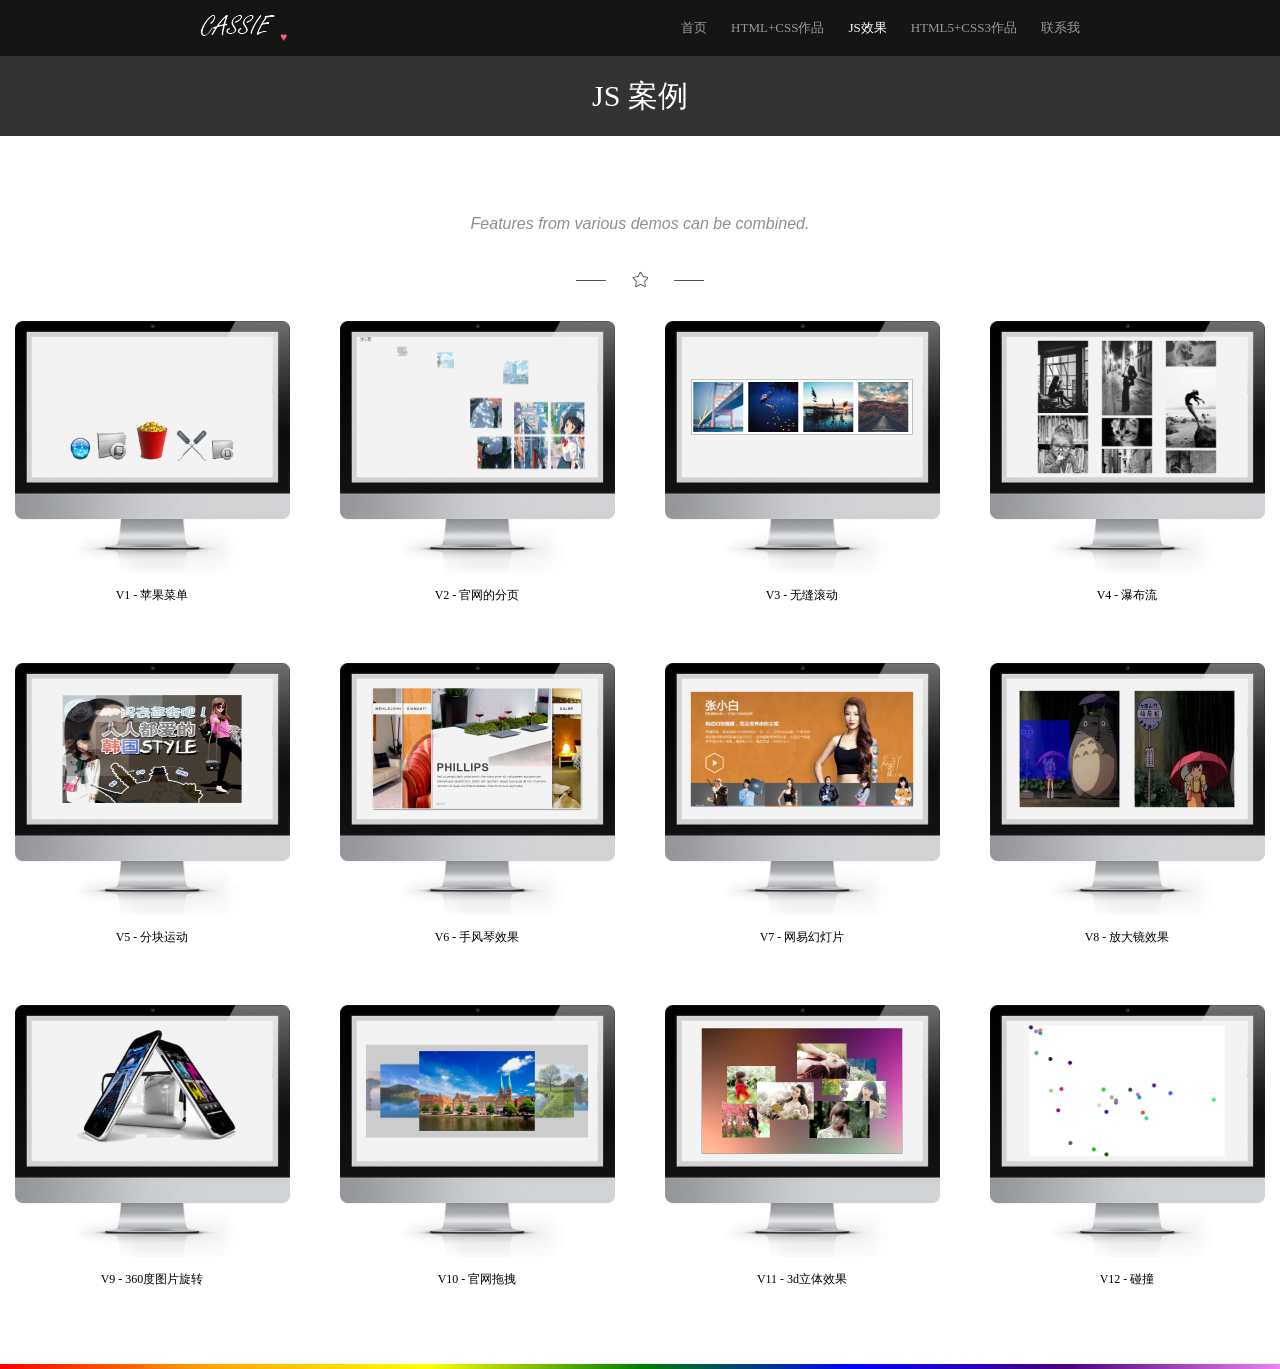
<file: js_work.html>
<!DOCTYPE html>
<html lang="en">
<head>
	<meta charset="UTF-8">
	<title>Cassie's Website</title>
	<link rel="stylesheet" type="text/css" href="css/common.css">
	<link rel="stylesheet" type="text/css" href="css/work.css">
</head>
<body>
	<!-- header -->
	<header>
		<div class="header-nav clearfix">
			<div class="logo"></div>
			<div class="heart">♥</div>
			<ul>
				<li><a href="index.html">首页</a></li>
				<li><a href="html_work.html">HTML+CSS作品</a></li>
				<li><a href="js_work.html"  class="active">JS效果</a></li>
				<li><a href="html5_work.html">HTML5+CSS3作品</a></li>
				<li><a href="contact.html">联系我</a></li>
			</ul>
		</div>
		<div class="header-title">JS 案例</div>
	</header>	
	<!-- header end -->

	<!-- 作品展示(js展示) -->
	<content class="page">
		<div class="samples_tilte">
			<h4>Features from various demos can be combined.</h4>
			<div class="split_line">
				<span class="left"></span>
				<i></i>
				<span class="right"></span>
			</div>
		</div>
		<ul class="samples_wrapper clearfix">
			<li class="samples">
				<a href="js_work/苹果菜单.html" target="_blank">
					<img src="images/apple.jpg" alt="苹果菜单"/>
					<!-- <div class="mask_wrapper">
						<div class="mask"></div>
						<div class="rect"></div>
						<div class="article">
							<h3>苹果菜单</h3>
							<p>模仿苹果PC端菜单,运用原生JS实现根据鼠标位置菜单图形放大缩小</p>
						</div>
					</div> -->
				</a>
				<h3>V1 - 苹果菜单</h3>
			</li>
			<li class="samples">
				<a href="js_work/官网的分页.html" target="_blank">
					<img src="images/fenye.jpg" alt="官网的分页"/>
				</a>	
				<h3>V2 - 官网的分页</h3>			
			</li>
			<li class="samples">
				<a href="js_work/无缝滚动.html" target="_blank">
					<img src="images/SeamlessScrolling.jpg" alt="无缝滚动"/>
				</a>
				<h3>V3 - 无缝滚动</h3>
			</li>
			<li class="samples no_margin">
				<a href="js_work/瀑布流.html" target="_blank">
					<img src="images/waterfall.jpg" alt="瀑布流"/>
				</a>
				<h3>V4 - 瀑布流</h3>				
			</li>
			<li class="samples">
				<a href="js_work/分块运动.html" target="_blank">
					<img src="images/fenkuai.jpg" alt="分块运动"/>
				</a>
				<h3>V5 - 分块运动</h3>
			</li>
			<li class="samples">
				<a href="js_work/手风琴效果.html" target="_blank">
					<img src="images/accordion.jpg" alt="手风琴效果"/>
				</a>
				<h3>V6 - 手风琴效果</h3>
			</li>
			<li class="samples">				
				<a href="js_work/网易幻灯片.html" target="_blank">
					<img src="images/slide.jpg" alt="网易幻灯片"/>
				</a>
				<h3>V7 - 网易幻灯片</h3>
			</li>
			<li class="samples no_margin">
				<a href="js_work/放大镜效果.html" target="_blank">
					<img src="images/magnifier.jpg" alt="放大镜效果"/>
				</a>
				<h3>V8 - 放大镜效果</h3>
			</li>
			<li class="samples">
				<a href="js_work/360度图片旋转.html" target="_blank">
					<img src="images/360rotate.jpg" alt="360度图片旋转"/>
				</a>
				<h3>V9 - 360度图片旋转</h3>
			</li>
			<li class="samples">
				<a href="js_work/官网拖拽.html" target="_blank">
					<img src="images/banner.jpg" alt="官网拖拽"/>
				</a>
				<h3>V10 - 官网拖拽</h3>
			</li>
			<li class="samples">
				<a href="js_work/3D立体效果.html" target="_blank">
					<img src="images/3d.jpg" alt="3d立体效果"/>
				</a>
				<h3>V11 - 3d立体效果</h3>
			</li>
			<li class="samples no_margin">
				<a href="js_work/碰撞.html" target="_blank">
					<img src="images/crash.jpg" alt="碰撞"/>
				</a>
				<h3>V12 - 碰撞</h3>
			</li>
		</ul>
	</content>
	<!-- 作品展示(js展示) end-->

	<!-- header -->
	<footer>
		<div class="end"></div>
	</footer>
	<!-- header -->
	

</body>
</html>
</file>
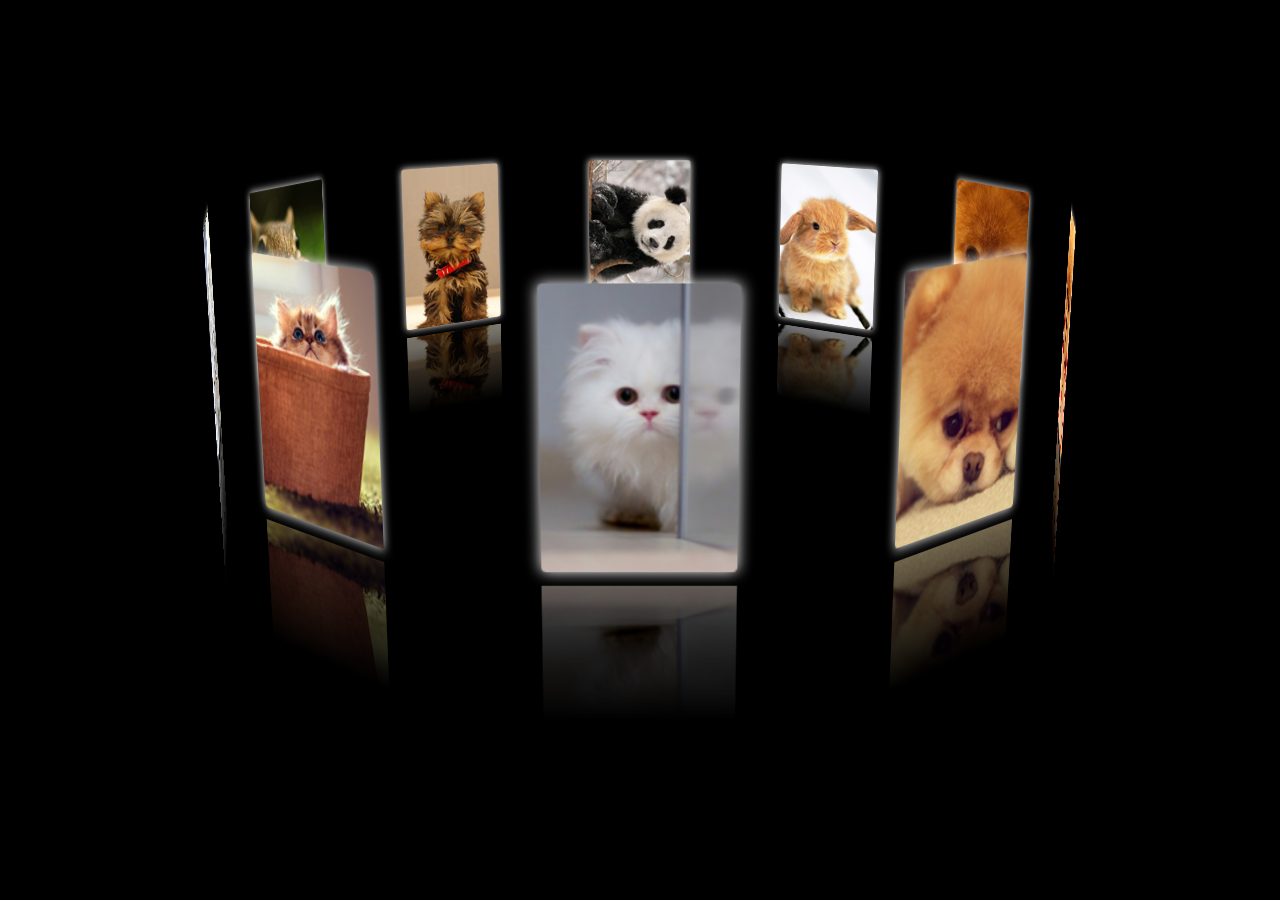
<file: html5_work/3D图片环.html>
<!DOCTYPE html>
<html lang="en">
<head>
	<meta charset="UTF-8">
	<title>3D 图片环</title>
	<style type="text/css">
		*{
			margin: 0;
			padding: 0;
			list-style: none;
		}
		body{
			background: black;
		}
		.container{
			position: relative;
			width: 134px;
			height: 500px;
			/*background: white;*/
			margin: 0px auto;
			transform-style: preserve-3d;
			perspective: 1200px;
		}
		.wrapper{
			position: absolute;
			height: 300px;
			top:40%;
			transform-style: preserve-3d;
			transform: rotateX(-10deg);
		}
		.card{
			position: absolute;
			width: 133px;
			height:200px; 
			border-radius: 3px;
			box-shadow: 0 0 10px white;
		}
		.shadow{
			position: absolute;
			width: 133px;
			height:200px; 
			top: 210px;
			left: 0;
			transform: scale(1,-1);
			opacity: 0.5;
		}
	</style>
</head>
<body>
	<div class="container">
		<ul class="wrapper"></ul>
	</div>
	<script type="text/javascript">
		var oContainer=document.querySelector('.container');
		var oWrapper=document.querySelector('.wrapper');

		var count=10;
		for (var index = 0; index < count; index++) {
			var oCard=document.createElement('li');
			oCard.classList.add('card');
			oCard.style.backgroundImage=`url(../images/work/3d-circle/${index+1}.jpg)`;
			oWrapper.appendChild(oCard);

			;(function(oCard,index){
				setTimeout(function(){
					oCard.style.transition=`1s ${(count-index-1)*50}ms`;
					oCard.style.transform=`rotateY(${360/count*index}deg) translateZ(400px)`;
				})
			})(oCard,index) 

			var oShadow=document.createElement('div');
			oShadow.classList.add('shadow');
			oShadow.style.backgroundImage=`linear-gradient(rgba(0,0,0,1) 50%,rgba(0,0,0,0)),url(../images/work/3d-circle/${index+1}.jpg)`;
			oCard.appendChild(oShadow);
		}

		var aCard=document.querySelectorAll('li');

		//完成之后更改透明度
		aCard[0].addEventListener('transitionend',function(){
			aCard.forEach(function(oCard,index){
				oCard.style.opacity=`${Math.abs((360/count*index-180))/180+0.2}`;
			});
		},false);

		//拖拽
		var oldX=0;
		var oldY=0;
		var translateX=0;
		var translateY=25;
		var speedX = 0;
		var speedY = 0;
		var timer=null;
		document.onmousedown=function(ev){
			var disX=ev.clientX-translateX;
			var disY=ev.clientY-translateY;
			clearTransition();
			clearInterval(timer);
			document.onmousemove=function(ev){
				var deltaX=ev.clientX-disX;
				var deltaY=ev.clientY-disY;

				translateX=deltaX;
				translateY=deltaY;

				speedX=deltaX-oldX;
				speedY=deltaY-oldY;

				oldX=deltaX;
				oldY=deltaY;
				setPosition();
			};
			document.onmouseup=function(){
				document.onmousemove=null;
				document.onmouseup=null;
				timer=setInterval(function(){
					speedX *= 0.9;
					speedY *= 0.9;
					translateX+=speedX;
					translateY+=speedY;
					setPosition();
					if(Math.abs(speedX)<0.1 && Math.abs(speedY)<0.1){
						clearInterval(timer);
					}
				},30);
			};
			return false;
		};
		function setPosition(){
			aCard.forEach(function(oCard,index){
				oCard.style.opacity=`${Math.abs((Math.abs(360/count*index+translateX*0.4)%360-180)/180)+0.2}`;
				oCard.style.transform=`rotateY(${360/count*index+translateX*0.4}deg) translateZ(400px)`;
			});
			oWrapper.style.transform=`rotateX(${-translateY*0.4}deg)`;
		}
		function clearTransition(){
			aCard.forEach(function(oCard){
				oCard.style.transition = '';
			});
		}
	</script>
</body>
</html>
</file>
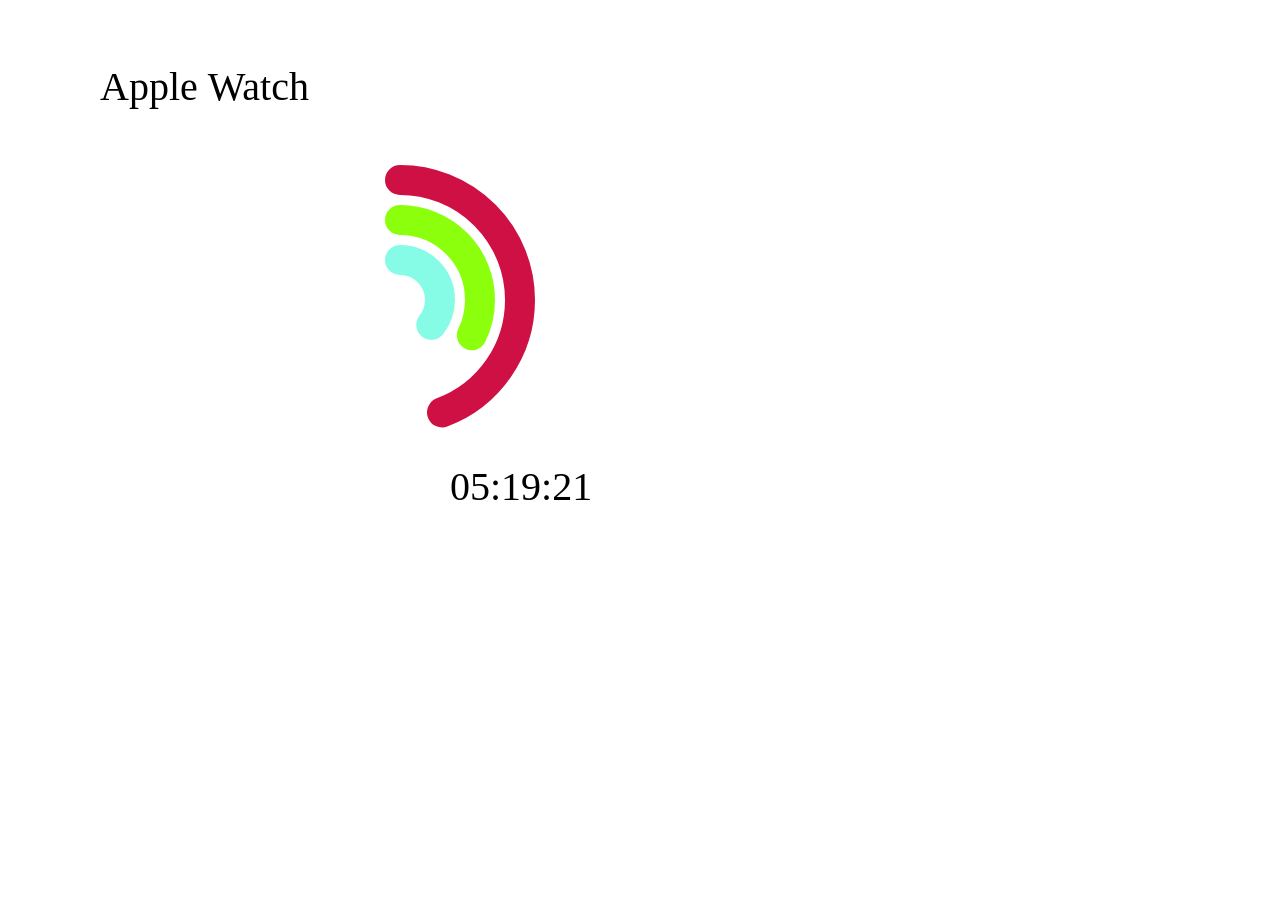
<file: html5_work/canvas-apple-watch.html>
<!DOCTYPE html>
<html lang="en">
<head>
	<meta charset="UTF-8">
	<title>canvas apple watch</title>
	<style>
		body{
			margin: 0;
		}

		canvas{
			background-color: white;
		}
	</style>
</head>
<body>
	<canvas id="canvas" width="800" height="600"></canvas>
	<script>
		var canvas = document.getElementById('canvas');

		var ctx = canvas.getContext('2d');
		var degree = 0;

		ctx.lineWidth = 30;
		ctx.lineCap = 'round';

		ctx.font = "40px chivo"
		ctx.textBaseLine = "middle";
		ctx.textAlign = "left";


		setInterval(function(){
			ctx.clearRect(0,0,canvas.offsetWidth,canvas.offsetHeight)

			ctx.fillText('Apple Watch',100,100);

			var date = new Date();

			var hours = date.getHours();
			var minutes = date.getMinutes();
			var seconds = date.getSeconds();
			var milliseconds = date.getMilliseconds();

			// 时针
			drawArc(0,(hours+minutes/60)%12/12*360);

			// 分针
			drawArc(1,(minutes+seconds/60)/60*360);

			// 秒针
			drawArc(2,(seconds+milliseconds/1000)/60*360);

			ctx.fillText(`${addZero(hours)}:${addZero(minutes)}:${addZero(seconds)}`,450,500);
		},16)

		function drawArc(kind,enDegree){
			var radiusArray = [120,80,40];
			var colorArray = ["#CE1044","#8BFF0B","#86FCE6"]

			ctx.beginPath();
			ctx.strokeStyle = colorArray[kind]
			ctx.arc(400,300,radiusArray[kind],d2a(0-90),d2a((enDegree)-90),false);

			ctx.stroke();
		}

		function a2d(rad){
			return rad/Math.PI*180;
		}

		function d2a(degree){
			return degree*Math.PI/180;
		}

		function addZero(number){
			return number > 10 ? number : '0' + number;
		}
	</script>
</body>
</html>
</file>
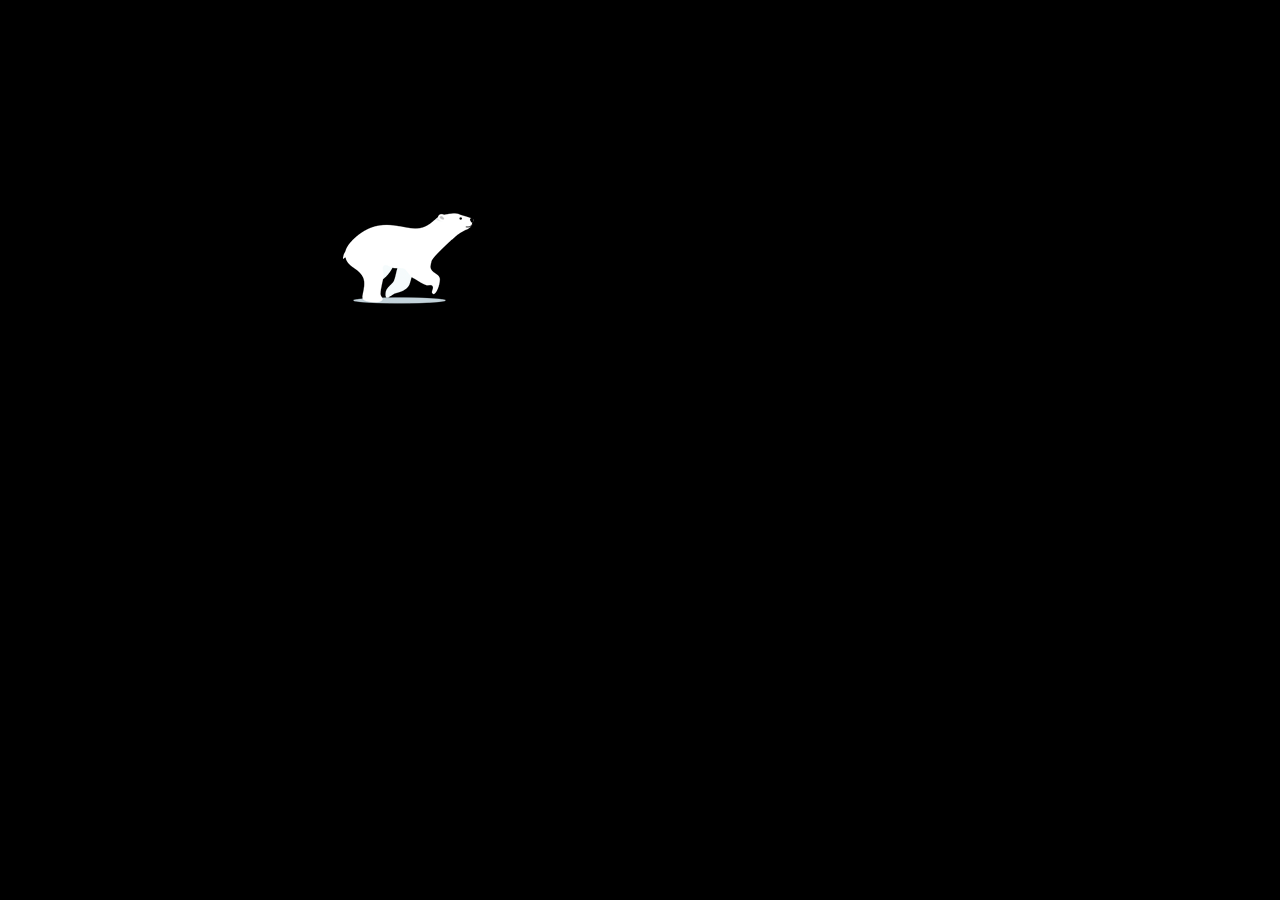
<file: html5_work/canvas-bear.html>
<!DOCTYPE html>
<html lang="en">
<head>
	<meta charset="UTF-8">
	<title>canvas running bear</title>
	<style>
		body{
			background-color: black;
		}

		canvas{
			/*background-color: white;*/
			transform: translate(300px,200px);
		}
	</style>
</head>
<body>
	<canvas id="canvas" width="200" height="100"></canvas>
	<script>
		var canvas = document.getElementById('canvas');

		var ctx = canvas.getContext('2d');

		var oImage = new Image();

		oImage.src = '../images/work/bear.png';

		var index = 0;

		oImage.onload = function(){			
			setInterval(function(){
				ctx.clearRect(0,0,300,300)

				ctx.drawImage(oImage,
					(index%8)*200,0,200,100,
					0,0,200,100
				)
			},16)

			setInterval(function(){
				index ++;
			},60);
		}
	</script>
</body>
</html>
</file>
<file: css/common.css>
@charset "utf-8";
/* CSS Document */

body,i,b, ul, ol, li, p, h1, h2, h3, h4, h5, h6, form, fieldset, table, td, img, div, dl, dt, dd, input { margin: 0; padding: 0; border: 0; font-size: 12px; font-weight:normal;  font-style:normal;}

ul, ol { list-style-type: none; }
select, input, img { /*vertical-align: middle; */ outline: none; display:block; }
a { text-decoration: none;color:#000; }
a { blr:expression(this.onFocus=this.blur())
}
a ,input{/* outline: none;*/ }
html {/* overflow-x: hidden; */}
.clearfix:after { content: ""; display: block; clear: both; }
.clearfix { zoom: 1; }
.fl { float: left; }
.fr { float: right; }
</file>
<file: css/index.css>
@charset "utf-8";
@font-face {
  font-family: 'icomoon';
  src:  url('../caviar_dreams/CaviarDreams_Bold.ttf');
  font-weight: normal;
  font-style: normal;
}
@font-face {
  font-family: 'icomoon_italic';
  src:  url('../caviar_dreams/CaviarDreams_Italic.ttf');
  font-weight: normal;
  font-style: normal;
}
/* CSS Document */
/*首页*/
html{
	font-size: 20px;
}
.index_header{
	text-align: center;
	width: 100%;
	height: 33rem;
	color: #fff;
	position: relative;
}
.index_header .title{
	position: absolute;
	left: 50%;
	top: 50%;
	margin-top: -5rem;
	margin-left: -8rem;
}
.index_header h1{
	color: #9d967d;
	font-size: 4rem;
	font-weight: 400;
	font-family: 'icomoon';
}
.index_header h2{
	font-size: 1rem;
	font-weight: 400;
	font-family: 'icomoon_italic';
}
.index_header #canvas{
	background-color: #182327;
	width: 100%;
	height: 33rem;
	position: absolute;
	left: 0;
	top: 0;
}
.index_header nav{
	position: fixed;
	right: 2rem;
	top: 50%;
	width: 1rem;
	margin-top: -4.3rem;
}
.index_header nav a{
	float: left;
	width: 0.55rem;
	height: 0.55rem;
	border: 1px solid rgba(255,255,255,0.8);
	border-radius: 50%;
	margin-top: 0.5rem;
	text-indent: -9999rem;
}
.index_header nav a:hover {
	background:rgba(255,255,255,0.5);
}
.index_header nav a.index_active {
	background:rgba(255,255,255,0.8);
}
#html_work{
	background: url(../images/boosted.png) #151515;
	background-size: 70%;
	background-position: 50% 50%;
	background-repeat: no-repeat;
	background-attachment: fixed;
}
#js_work{
	background: url(../images/dirtdays.png) #132b33;
	background-size: 70%;
	background-position: 50% 50%;
	background-repeat: no-repeat;
	background-attachment: fixed;
}
#html5_work{
	background: url(../images/sassi3.png) #f9f9f9;
	background-size: 70%;
	background-position: 50% 50%;
	background-repeat: no-repeat;
	background-attachment: fixed;
}
.index_section .text{
	float: right;
	width: calc(50% - 8rem);
	height: 100%;
	background:rgba(21, 21, 21, 0.9);
	padding:7rem 4rem;
	color: #fff;	
	font-family: '微软雅黑';
}
.index_section .text h1{
	font-size:2rem;
	font-family: 'icomoon';
}
.index_section .text h2{
	font-size:0.8rem;
	line-height: 2.0rem;
	color: #ff6102;
	margin-top: 0.5rem;
}
.index_section .text div{
	position: relative;
	height: 1rem;
}
.index_section .text div hr{
	border: none;
	width: 80px;
	height: 1px;
	color: #ff6102;
	background: #ff6102;
	position: absolute;
	left: 0;
}
.index_section .text p{
	width: 60%;
	font-size: 0.8rem;
	text-indent: 2em;
	line-height: 1.5rem;
	margin-top: 0.6rem;
}
.index_section button{
	background-color: #fff;
	color:#676767;
	border-radius: 18px;
	border: none;
	margin-top:4rem;
	padding: 0.5rem 1rem;
	font-family: '微软雅黑';
	font-size: 0.7rem;
}
.index_section button a{
	color: #676767;
}
.index_section button.last_button{
	background: #cdc8b6;
}
.index_section button.last_button a{
	color: #fff;
}
.html_list{
	margin-top: 1.5rem;
}
.html_list li{
	font-size: 0.7rem;
	line-height: 1.5rem;
}
#contact{
	width: 100%;
	height: 33.1rem;
	background-color: white;
	position: relative;
	text-align: center;
	overflow: hidden;
}
#contact .photo{
	width: 5.4rem;
	height: 5.4rem;	
	position: absolute;
	left: 50%;
	top: 20%;
	margin-left: -2.7rem;
}
#contact .photo img{
	width: 100%;
	border-radius: 50%;
}
#contact h1{
	margin-top: 13rem;
	width: 100%;
	text-align: center;
	font-size: 2rem;
	font-family: 'icomoon';
	color: #182327;
}
#contact p{
	width: 100%;
	text-align: center;
	font-family: '微软雅黑';
	font-size: 0.8rem;
	line-height: 1.6rem;
	color: #c2c2c2;
}
/*首页*/
</file>
<file: html_work/二手车/css/style.css>
/* LESS Document */
body {
  background: #f2f2f2;
}
body .head .logo {
  width: 28%;
  min-width: 140px;
  max-width: 280px;
  display: table;
}
body .head .logo a {
  display: table-cell;
  vertical-align: middle;
  height: 50px;
}
body .head .logo a img {
  width: 100%;
}
body .head .map a {
  display: block;
  line-height: 50px;
  background: url(../img/map.png) no-repeat 0 50%;
  padding-left: 14px;
}
body .content {
  min-width: 320px;
  max-width: 640px;
  margin: 0 auto;
}
body .content .banner_box {
  position: relative;
}
body .content .banner_box .banner a {
  display: block;
}
body .content .banner_box .banner a img {
  width: 100%;
}
body .content .banner_box .seach {
  position: absolute;
  width: 100%;
  bottom: 10px;
  box-sizing: border-box;
  padding: 0 10px;
}
body .content .banner_box .seach input {
  width: 100%;
  height: 36px;
  box-sizing: border-box;
  padding-left: 46px;
}
body .content .banner_box .seach i {
  position: absolute;
  width: 15px;
  height: 18px;
  background: url(../img/soo.png) no-repeat;
  top: 50%;
  margin-top: -9px;
  left: 25px;
}
body .content .banner_box .dot {
  position: absolute;
  padding: 3px 6px;
  background: #000;
  opacity: 0.5;
  top: 10px;
  right: 10px;
  border-radius: 5px;
}
body .content .banner_box .dot li {
  float: left;
  width: 5px;
  height: 5px;
  background: #fff;
  margin-left: 2px;
  border-radius: 50%;
}
body .content .banner_box .dot li:first-child {
  margin-left: 0;
}
body .content .banner_box .dot li.active {
  background: #F60;
}
body .content .list {
  background: #fff;
}
body .content .list li {
  float: left;
  width: 25%;
  border-left: 1px solid #f2f2f2;
  box-sizing: border-box;
  text-align: center;
}
body .content .list li:last-child {
  border-left-color: #fff;
}
body .content .list li a {
  display: block;
  padding: 10px 0;
}
body .content .list li a i {
  display: block;
  width: 35px;
  height: 35px;
  background: url(../img/icon1.png) no-repeat;
  margin: 0 auto 3px;
}
body .content .list li:nth-child(2) i {
  background-image: url(../img/icon2.png);
}
body .content .list li:nth-child(3) i {
  background-image: url(../img/icon3.png);
}
body .content .hot {
  margin: 10px 0;
}
body .content .hot li {
  width: 50%;
}
body .content .hot li a {
  display: block;
}
body .content .hot li a img {
  width: 100%;
}
body .content .hot li:first-child {
  border-left: 1px solid #fff;
  box-sizing: border-box;
}
body .content .hot li:last-child {
  border-left: 1px solid #f2f2f2;
  box-sizing: border-box;
}
body .content .hot li:last-child a:last-child {
  border-top: 1px solid #f2f2f2;
  box-sizing: border-box;
}
body .content .column {
  background: #fff;
}
body .content .column .sub_column {
  overflow: hidden;
}
body .content .column .sub_column:nth-child(2) h3 {
  border-left-color: #4881c9;
}
body .content .column .sub_column:nth-child(3) h3 {
  border-left-color: #48c242;
}
body .content .column .sub_column h3 {
  margin: 10px 0;
  border-left: 5px solid #f37e0b;
  padding-left: 10px;
  height: 21px;
  line-height: 21px;
}
body .content .column .sub_column ul li {
  float: left;
  width: 25%;
  text-align: center;
  border: 1px solid #ddd;
  box-sizing: border-box;
  border-left: none;
  margin-top: -1px;
}
body .content .column .sub_column ul li.cb {
  border-right-color: #fff;
}
body .content .column .sub_column ul li a {
  display: block;
  padding: 16px 0;
}
body .content .column .sub_column.brand img {
  width: 100%;
  margin-bottom: 5px;
}
body .content .tips {
  margin-top: 10px;
}
body .content .tips .tips_top a {
  width: 50%;
  display: block;
  box-sizing: border-box;
}
body .content .tips .tips_top a:first-child {
  border-right: 1px solid #f2f2f2;
}
body .content .tips .tips_top a:last-child {
  border-left: 1px solid #f2f2f2;
}
body .content .tips .tips_top a img {
  width: 100%;
}
body .content .tips .tips_bottom {
  width: 100%;
  display: block;
}
body .content .tips .tips_bottom img {
  width: 100%;
}
body .foot {
  background: #fff;
  overflow: hidden;
}
body .foot .p1 {
  margin-top: 19px;
  margin-bottom: 15px;
  text-align: center;
}
body .foot .p1 a.b {
  padding: 0 5px;
  border-left: 2px solid #ddd;
  border-right: 2px solid #ddd;
}
body .foot .p2 {
  margin-bottom: 20px;
  text-align: center;
  color: #9c9c9c;
}
body .foot .p2 span {
  color: #ff9e06;
}
</file>
<file: html_work/二手车/css/common.css>
@charset "utf-8";
/* CSS Document */

body,i,b, ul, ol, li, p, h1, h2, h3, h4, h5, h6, form, fieldset, table, td, img, div, dl, dt, dd, input { margin: 0; padding: 0; border: 0; font-size: 12px; font-family: '\65B0\5B8B\4F53', '\5B8B\4F53', Verdana; font-weight:normal;  font-style:normal;}

ul, ol { list-style-type: none; }
select, input, img { /*vertical-align: middle; */ outline: none; display:block; }
a { text-decoration: none;color:#000; }
a { blr:expression(this.onFocus=this.blur())
}
a ,input{ outline: none; }
html {/* overflow-x: hidden; */}
.clearfix:after { content: ""; display: block; clear: both; }
.clearfix { zoom: 1; }
.fl { float: left; }
.fr { float: right; }
</file>
<file: html_work/大通汽车/css/common.css>
@charset "utf-8";
/* CSS Document */

body,i,b, ul, ol, li, p, h1, h2, h3, h4, h5, h6, form, fieldset, table, td, img, div, dl, dt, dd, input { margin: 0; padding: 0; border: 0; font-size: 12px; font-family: '\65B0\5B8B\4F53', '\5B8B\4F53', Verdana; font-weight:normal;  font-style:normal;}

ul, ol { list-style-type: none; }
select, input, img { vertical-align: middle; /*outline: none;*/ }
a { text-decoration: none;color:#000; }
a { blr:expression(this.onFocus=this.blur())
}
a ,input{ outline: none; }
html {/* overflow-x: hidden; */}
.clearfix:after { content: ""; display: block; clear: both; }
.clearfix { zoom: 1; }
.fl { float: left; }
.fr { float: right; }
</file>
<file: html_work/大通汽车/css/style.css>
@charset "utf-8";

body{
	background:url(../img/bigbg.png) repeat-y;
}
/*头部开始*/
.head .friendlink{
	height:27px;
	background:url(../img/bg.png) repeat-x;
	border-bottom:1px solid #ddd;
}
.head .friendlink1{
	width:950px;
	height:27px;
	margin:0 auto;
	text-align: center;
	line-height: 27px;
}
.head .friendlink .mark{
	width:161px;height:21px;
	background: url(../img/mark.png) no-repeat;
}
.head .link1 a{
	font:12px "微软雅黑";
	color:#303030;
}
.head .link1 b{
	width:1px;height: 27px;
	background: url(../img/xian.png) no-repeat;
	margin:0 11px;
}
.head .link2{
	width:102px;height: 19px;
	border:1px solid #dfd7ca;
	background: url(../img/xian1.png) repeat-x;
	text-align: center;
	line-height: 19px;
	margin-left:56px;
	margin-top: 3px;
	display:table-cell;
	vertical-align:middle;
	position:relative;
}
.head .link .link2 span{
	font:12px "微软雅黑";
	color:#ee0000;
}
.head .link2 i{
	/*display: inline-block;*/
	position:absolute;
	width:17px; height: 17px;
	background: url(../img/3.png) no-repeat;
	left:61px;
}
.head .logo{
	height:99px;
	width: 950px;
	margin: 0 auto;
}
.head .logo h1{
	font:bold 20px "微软雅黑";
	color:#434247;
	margin-top: 44px;
	margin-left:15px;
}
.head .tel{margin-left:714px;position:relative;}
.head .tel i{
/*	display: inline-block;*/
	position:absolute;
	width:33px; height: 22px;
	background: url(../img/tel.png) no-repeat;
	left:-40px;
	top:-5px;;
}
.head .tel span{
	font:15px "微软雅黑";
	color:#000;
}
.head .tel b{
	font:15px "微软雅黑";
	color:#838586;
}
.head .nav{
	height:40px;
	background: url(../img/xian2.png) repeat-x;
	border-top:1px solid #868686;
	border-bottom:1px solid #868686;
}
.head .nav1{
	width:950px;height: 40px;
	margin:0 auto;
	text-align: center;
}
.head .nav1 u{
	margin-left: 18px;
	margin-right: 7px;
}
.head .nav1 li{
	float: left;
	padding:0 24px;
	font:14px "微软雅黑";
	line-height: 40px;
}
.head .nav1 li a{color:#fff;}
/*头部结束*/

/*页尾*/
.footer{height: 129px;}
.footer .kong{
	width:950px;height: 10px;
}
.footer .foot{
	width:950px;
	height:118px;
	margin: 0 auto;
	background: url(../img/xian3.png) repeat-x;
	border-top:1px solid #7b7e83;
}
.footer .foot h3{
	font:bold 24px "微软雅黑";
	margin-left: 13px;
	margin-top:40px;
}
.footer .foot h3 a{color: #62443c;}
.footer .footl{
	margin-top: 33px;
	margin-right: 17px;
}
.footer .footl p{
	font:12px "微软雅黑";
	color: #6b6c6e;
	line-height: 25px;
	text-align: right;
}
/*页尾结束*/

/*content*/
.content_box{width:950px;margin:0 auto;margin-top:9px;}
.content_box .banner a{display:block;}/*上面汽车图*/

/*第一个左侧导航*/
.content_box .content{background:#fff;}
.content_box .subnav{width:219px; height:320px; border:1px solid #dfdfdf;
	background:url(../img/main2.png) repeat-x; margin-top:11px;
	margin-left:4px;margin-right:15px;}
.content_box .subnav ul{ margin:7px 6px 4px 7px; }
.content_box .subnav ul li{ width:191px; height:28px; border:1px solid #cbcbc9;
	padding-left:13px; background:url(../img/main.png) repeat-x;
	 line-height:28px; margin-bottom:8px;}
.content_box .subnav ul li a{ color:#606060; font-size:12px; font-weight:bold;}
.content_box .subnav ul li.main_1{ margin-bottom:14px;}
.content_box .subnav ul li.main_active a{ color:#63cef2;}
/*第一个左侧导航结束*/

/*第二个左侧导航*/
.content_box .subnav2{ width:219px; height:320px; border:1px solid #dfdfdf;
	background:url(../img/main2.png) repeat-x; margin-top:11px;
	margin-left:4px}
.content_box .subnav2 ul{  margin:7px 6px 4px 7px;}
.content_box .subnav2 ul li{ width:204px; height:28px; border:1px solid #cbcbc9;
	 background:url(../img/main.png) repeat-x; text-align:center;
	 line-height:28px; margin-bottom:8px;}
.content_box .subnav2 ul li a{ color:#606060; font-size:12px; font-weight:bold;}
.content_box .subnav2 ul li.main_1{ margin-bottom:14px;}
.content_box .subnav2 ul li.main_active a{ color:#63cef2;}
.content_box .subnav2 .main_1{ background:url(../img/main_3.png) repeat-x;}
.content_box .subnav2 .main_1 a{ color:#fff;}	
.content_box .subnav2 .main_2{ background:url(../img/main_4.png) repeat-x;}	
.content_box .subnav2 .main_3{ background:url(../img/main_5.png) repeat-x;}	
.content_box .subnav2 .main_4{ width:140px; margin:8px auto; position:relative;
	padding-left:40px;}	
.content_box .subnav2 .main_4 .main_icon{ position:absolute; width:11px; height:13px;
	background:url(../img/main_6.png) no-repeat; left:57px; top:9px;}	
	
.subnav2 .main_hover{ width:205px; height:120px; display:none;}	
.subnav2 .main_5:hover+.main_hover{ display:block;}	
.subnav2 .main_6{ margin-top:10px; }

/*第二个左侧导航结束*/




/*首页样式*/
.index_content_box{
	width:950px;
	margin: 0 auto;
}
.index_content_box{
	width:950px;
	margin: 0 auto;
}
.index_content_box .banner{margin:10px 0;}
.index_content_box .banner a{display:block;}
.index_content_box .content .img{height:174px;display:table-cell;vertical-align:middle;background:#b2b5bc;padding-left:58px;padding-right:36px;position:relative;}
.index_content_box .content .img a{display:block;border:1px solid #777;margin-right:31px;}
.index_content_box .content .img span{position:absolute;width:18px;height:20px;background:url(../img/prev.png) no-repeat;top:50%;margin-top:-9px;cursor:pointer;}
.index_content_box .content .img span.prev{left:20px;}
.index_content_box .content .img span.next{right:20px;
background-position:-18px 0;}
.index_content_box .content .introduction_box{margin-bottom:10px;}
.index_content_box .content .introduction_box .left{background:url(../img/index_bg.png) repeat-y;width:476px;}
.index_content_box .title{position:relative;height:34px;}
.index_content_box .title h3{font:bold 12px/34px "宋体";color:#4d4e50;padding-left:31px;border-bottom:1px solid #8b8c92;}
.index_content_box .title .icon{position:absolute;width:19px;height:16px;background:url(../img/icon.png) no-repeat;top:50%;margin-top:-8px;left:4px;}
.index_content_box .title .more{position:absolute;right:11px;
bottom:9px;}
.index_content_box .content .introduction{padding:10px 10px 15px 11px;color:#4d4e50;font:12px/26px "宋体";text-indent:2em;}
.index_content_box .content .introduction a{color:#4d4e50;}
.index_content_box .content .introduction_box .right{width:474px;background:#aaaeb7;}
.index_content_box .content .introduction_box .right .news{background:#cfd0d5;padding:10px 12px 20px 18px;}
.index_content_box .content .introduction_box li{font:12px/24px "宋体";border-bottom:1px dashed #000;padding-left:8px;position:relative;}
.index_content_box .content .introduction_box li a{color:#313131;}
.index_content_box .content .introduction_box li .dot{position:absolute;width:3px;height:3px;background:#082881;left:0;top:10px;}
/*首页样式结束*/



/*促销信息*/
.main_sale{width:701px;padding-right:9px;margin-top:11px;height:582px;position:relative;}
.main_sale h3{font:bold 12px/27px "宋体";padding-left:29px;border-bottom:1px solid #dcdcdc;position:relative;}
.main_sale h3 i{position:absolute;width:19px;height:16px;background:url(../img/icon.png) no-repeat;left:5px;top:50%;margin-top:-8px;}
.main_sale .list{margin-top:16px;width:669px;height:86px;padding:14px 14px 11px 10px;background:#eee;}
.main_sale .list a.tit{font:bold 14px/1 "宋体";color:#565656;}
.main_sale .list a.tit span{color:#e00;}
.main_sale .list .xinxi{margin-top:16px;}
.main_sale .list .xinxi p{font:12px/23px "宋体";width:465px;color:#666;}
.main_sale .list .xinxi p a{color:#666;}
.main_sale .list .xinxi div{width:204px;}
.main_sale .list .xinxi div span{display:block;width:204;text-align:right;font:12px/23px "宋体";color:#666;}
.main_sale .dot{position:absolute;bottom:17px;left:50%;margin-left:-72px;}
.main_sale .dot a{width:32px;height:32px;background:url(../img/bottom1.png) no-repeat;font:bold 12px/32px "宋体";text-align:center;color:#787878;margin-right:5px;}
.main_sale .dot a.active{width:34px;height:34px;background:url(../img/bottom2.png);color:#fff;}
/*促销信息结束*/

/*促销详情*/
.main_sale1{width:701px;padding-right:9px;margin-top:11px;height:582px;}
.main_sale1 h3{font:bold 12px/27px "宋体";padding-left:29px;border-bottom:1px solid #dcdcdc;position:relative;}
.main_sale1 h3 i{position:absolute;width:19px;height:16px;background:url(../img/icon.png) no-repeat;left:5px;top:50%;margin-top:-8px;}
.main_sale1 .tit{width:595px;margin-left:48px;border-bottom:1px dotted #cbcbcb;text-align:center;color:#565656;}
.main_sale1 .tit h4{font:bold 16px/46px "宋体";}
.main_sale1 .tit p{font:11px/21px "宋体";margin-bottom:11px;}
.main_sale1 .tit p span{color:#ec0002;}
.main_sale1 a.img{display:block;margin-left:90px;margin-top:14px;margin-bottom:16px;}
.main_sale1 .wenzi p{font:13px/1 "宋体";margin-bottom:11px;color:#666;margin-left:91px;}
.main_sale1 .wenzi p a{color:#666;}
/*促销详情结束*/

/*news（market）页面开始*/
.content .main_news{
	height:593px; 
	position: relative;
	margin-top:9px;
}
.main_news .news_title{
	height: 29px;width: 701px;
	border-bottom: 1px solid #dcdcdc;
	position: relative;
}
.main_news .news_title i{
	position: absolute;
	width:19px;height:16px;
	background: url(../img/icon.png) no-repeat;
	bottom:7px;left:6px;
}
.main_news .news_title span{
	font:bold 12px "黑体";
	color:#333;
	line-height: 29px;
	padding-left:29px;
}

.main_news .news_head ul{
	margin:14px 25px 0 10px;
}
.main_news .news_head li{
	width:655px; height:27px;
	border-bottom: 1px solid #dcdcdc;
	padding: 0 10px;
	font:12px "微软雅黑";
	line-height: 27px;
}
.main_news .news_head li a,.main_news .news_head li span{
	color: #848484;		
}
.main_news .dot{position:absolute;bottom:17px;right:308px;}
.main_news .dot a{width:32px;height:32px;background:url(../img/bottom1.png) no-repeat;font:bold 12px/32px "宋体";text-align:center;color:#787878;margin-right:5px;}
.main_news .dot a.active{width:34px;height:34px;background:url(../img/bottom2.png);color:#fff;}
/*news（market）页面结束*/

/*about us页面开始*/
.content .main_about_us{
	height:874px; 
	margin-top:9px;
}
.main_about_us .aboutus_title{
	height: 29px;width: 700px;
	border-bottom: 1px solid #dcdcdc;
	position: relative;
}
.main_about_us .aboutus_title i{
	position: absolute;
	width:19px;height:16px;
	background: url(../img/icon.png) no-repeat;
	bottom:7px;left:6px;
}
.main_about_us .aboutus_title span{
	font:bold 12px "黑体";
	color:#333;
	line-height: 29px;
	padding-left:29px;
}

.main_about_us .aboutus_head{
	margin-top: 15px;
	width:677px;
	padding-right: 20px;
	padding-left: 12px;
}
.main_about_us .aboutus_head1 p{
	font:12px "微软雅黑";
	color: #676767;
	line-height: 23px;
	margin-bottom: 25px;
}
.main_about_us .aboutus_head1 img{
	width:665px;height:174px;
	margin-bottom: 28px;
}
.main_about_us .aboutus_foot{
	margin-top: 55px;
}
.main_about_us .aboutus_foot p{
	font:bold 12px "微软雅黑";
	color: #666;
	text-align: center;
}
/*about us页面结束*/

/*联系我们contact*/
.content .main_contact{
	height:798px; 
	margin-top:9px;
}
.main_contact .main_contact_title{
	height: 29px;width: 700px;
	border-bottom: 1px solid #dcdcdc;
	position: relative;
}
.main_contact .main_contact_title i{
	position: absolute;
	width:19px;height:16px;
	background: url(../img/icon.png) no-repeat;
	bottom:7px;left:6px;
}
.main_contact .main_contact_title span{
	font:bold 12px "宋体";
	color:#333;
	line-height: 29px;
	padding-left:29px;
}
.main_contact_information{
	margin-top:12px;margin-left:28px;
}
.main_contact_information span{
	font:13px "宋体";
	line-height:27px;
}
.main_contact_information .s1{
	font-weight:700;
	color:#2c2c2c;
}
.main_contact_information .s2{
	font-size:11px;
	color:#636363;
}
.mian_contact_maplabeling{
	margin-top:34px;margin-left:28px;
}
.mian_contact_maplabeling a{
	font:bold 13px "宋体";
	display:block;
	width:106px;height:25px;
	text-align:center;
	line-height:25px;
	background:url(../img/contact_xian.png) repeat-x;
	border:1px solid #bcbcbc;
	border-radius:2px;
}
.mian_contact_map{margin-top:30px;margin-left:28px;}
.mian_contact_map p{font-size:21px;color:#333;}
.mian_contact_map img{margin-top:18px;}

/*联系我们contact结束*/


/*raffle开始*/
.content .main_raffle{
	height:593px; 
	margin-top:9px;
}
.main_raffle .raffle_title{
	height: 29px;width: 700px;
	border-bottom: 1px solid #dcdcdc;
	position: relative;
}
.main_raffle .raffle_title i{
	position: absolute;
	width:19px;height:16px;
	background: url(../img/icon.png) no-repeat;
	bottom:7px;left:6px;
}
.main_raffle .raffle_title span{
	font:bold 12px "黑体";
	color:#333;
	line-height: 29px;
	padding-left:29px;
}

.main_raffle .raffle_head{
	margin-top: 6px;
	margin-left: 10px;
	position: relative;
}
.raffle_head .raffle_head1 {
	height:189px;width: 670px;
	border-bottom:1px dashed #cdcdcd;
}
.raffle_head .raffle_head2 {
	height:195px;width: 670px;
	border-bottom:1px dashed #cdcdcd;
	padding-top: 22px;
}
.raffle_head .raffle_head1 a{
	width: 167px;height: 167px;
}
.raffle_head .raffle_head2 a{
	width: 164px;height: 165px;
}
.raffle_head .raffle_head1 img,.raffle_head .raffle_head2 img{margin-right:16px;}
.raffle_head .raffle_head1 .rah,.raffle_head .raffle_head1 .rah{
	width:250px;height: 108px;
}
.raffle_head .raffle_head1 .rah{margin-top: 30px;}
.raffle_head .raffle_head2 .rah{margin-top: 24px;}
.raffle_head .raffle_head1 .rah h3,.raffle_head .raffle_head2 .rah h3{
	font:bold 14px "黑体";
	margin-bottom: 21px;
}
.raffle_head .raffle_head1 .rah h3 a,.raffle_head .raffle_head2 .rah h3 a{
	color:#000;
}
.raffle_head .raffle_head1 .rah p,.raffle_head .raffle_head2 .rah p{
	font: 12px "黑体";
	color:#000;
	margin-bottom: 14px;
}
.raffle_head .raffle_head1 .rah p b,.raffle_head .raffle_head2 .rah p b{
	font:bold 16px "黑体";
	color:#000;
}
.raffle_head .raffle_head1 .rah2{
	position: absolute;
	right:44px;top:65px;
}
.raffle_head .raffle_head2 .rah2{
	position: absolute;
	right:44px;bottom:82px;
}
.raffle_head .raffle_head1 .rah2 p,.raffle_head .raffle_head2 .rah2 p{
	font: 12px "黑体";
	color:#7f7f7f;
	margin-bottom: 12px;
}
/*raffle结束*/

/*discount页面开始*/
.content .main_discount{
	height:594px; 
	margin-top:9px;
}
.main_discount_title{
	height: 29px;width: 700px;
	border-bottom: 1px solid #dcdcdc;
	position: relative;
}
.main_discount_title i{
	position: absolute;
	width:19px;height:16px;
	background: url(../img/icon.png) no-repeat;
	bottom:7px;left:6px;
}
.main_discount_title span{
	font:bold 12px "宋体";
	color:#333;
	line-height: 29px;
	padding-left:29px;
} 
.main_discount_car{margin-left:18px;margin-top:20px;height:140px;width:665px;border-bottom:1px dotted #dbdbdb;}
.discount_car_l{width:130px;height:100px;background:#fff;border:1px solid #cdcdcd;position:relative;}
.discount_car_l img{margin:5px;}
.discount_car_l i{position:absolute;width:52px;height:52px;background:url(../img/discoun_coupon.png) no-repeat;right:-2px;top:-1px;}
.discount_car_r{margin-left:47px;}
.discount_car_r h4{font:bold 13px "宋体";color:#2f2f2f;margin-top:8px;margin-bottom:4px;}
.discount_car_r p{font-size:11px;color:#000;line-height:22px;}
.discount_car_r p span{color:#ff0500;}
.discount_car_r .print{display:block;width:73px;height:17px;font-size:12px;color:#666;text-align:center;line-height:17px;background:url(../img/discount_xian.png) repeat-x;border:1px solid #b1b1b1;border-radius:2px;}
.discount_car_r .download{display:block;height:17px;font-size:12px;color:#666;line-height:17px;background:url(../img/discount_xian.png) repeat-x;border:1px solid #b1b1b1;border-radius:2px;margin-left:6px;}
/*discount页面结束*/



/*展厅开始*/
/*展厅开始exhibition1*/
.exhibition_1{ margin-left:15px; width:700px; margin-top:10px;}
.exhibition_1 h2{ border-bottom:1px solid #dcdcdc; font-size:12px; margin-bottom:10px;
	color:#333; line-height:26px; margin-top:10px; width:672px; 	padding-left:30px; position:relative; font-weight:bold;
}	
.exhibition_1 h2 i{ display:block; width:19px; height:15px; 
	background:url(../img/exhibition1.png) no-repeat; position:absolute; left:5px; top:5px;}

.exh_left{ width:294px;}
.exh_left .exh6{ margin-bottom:11px;}	
.exh5 a{ float:left; margin-left:5px;}
.exh_right{ margin-left:50px;}
.exh_right h3{ font-size:14px; font-weight:bold; margin-bottom:21px; }
.exh_right p{  font-size:12px; line-height:30px; color:#000;}
.exh_right p span{ font-size:22px;}
.exh_right p a{ float:left; margin-right:1px; margin-top:7px;}
.exh_right p a:hover i{background:url(../img/exh6.png) no-repeat;}
.exh_right p a .exhi1{ display:block; width:14px; height:13px; background:url(../img/exh6.png) no-repeat;}
.exh_right p a .exhi2{ display:block; width:14px; height:13px; background:url(../img/exh7.png) no-repeat;}
.exh_right .exh7{ display:block; width:133px; height:37px; border:2px solod #c8c8c8; text-align:center; line-height:37px; color:#3d3d3d;
font-size:18px; font-weight:bold; background:url(../img/exh_xian.png) repeat-x; border-radius:5px; margin-top:30px; font-family:"楷体";}
.exh8{ margin-top:23px;}
.main_box2{ padding-bottom:188px;}
/*展厅结束exhibition1*/
/*展厅开始exhibition*/
.exhibition_2 { padding-left:27px; padding-top:13px;}
.exhibition_2 ul li{ float:left; margin-right:52px; margin-right:54px; margin-bottom:33px;}
.exhibition_2 ul li .exhib1{ display:block; width:181px; height:21px; text-align:center; line-height:21px; background:#7f7f7f; color:#fff;}
.exhibition_2 .exh_none{ margin-right:0;}
.exh3{ margin-left:275px;}
.exh3 a{ float:left;width:31px; height:30px; background:#acacac; color:#7a7a7a; margin-right:5px; text-align:center; line-height:30px;
	border-radius:5px;}
.exh3 a:hover{width:34px; height:34px; background:#2b2b2b; color:#fff;}
.exh3 .exh14{ width:34px; height:34px; background:#2b2b2b; color:#fff;}
.exhib6{ padding-bottom:20px;}
/*展厅结束exhibition*/

/*展厅开始massage*/
.main_massage { width:700px;}
.main_massage .main_massage_one { border-bottom:1px solid #ccc;}
.main_massage .main_massage_one h3{ padding-left:30px; background:url(../img/icon.png) no-repeat 0 50%; line-height:37px;}
.main_massage .main_massage_one a{ width:77px; height:26px; background:#efefef; text-align:center; line-height:26px; border-radius:5px; margin-top:11px;}
.main_massage .main_massage_two {  margin-left:34px; margin-right:60px; }
.main_massage .main_massage_two .main_massage_two_1{ margin-top:24px;}
.main_massage .main_massage_two .main_massage_two_1 p{ line-height:28px; color:#333;}
.main_massage .main_massage_two .main_massage_two_2{ width:520px; margin-left:26px; margin-top:24px; padding-bottom:25px;}
.main_massage .main_massage_two .main_massage_two_2 .main_massage_two_s1{ color:#009899;}
.main_massage .main_massage_two .main_massage_two_2 .main_massage_two_p1{ line-height:28px;color:#333;}
.main_massage .main_massage_two .main_massage_two_2 .main_massage_two_p2{ line-height:28px; color:#999999; font-weight:bold;}
.main_massage .main_massage_like { width:515px; height:77px; background:#fafafa; border:1px solid #ccc; margin-top:5px;}
.main_massage .main_massage_like span { font-size:14px; color:red;}
.main_massage .main_massage_like p{ line-height:28px; margin-left:10px; margin-top:5px;} 
.main_massage_two_a {border-bottom:1px dashed #ccc;}
.main_massage_two_b { border-bottom:none;}
.main_massage .mian_massage_dot { margin-left:275px; padding-bottom:20px;}
.main_massage .mian_massage_dot a{ width:31px; height:30px; background:#acacac; color:#7a7a7a; margin-right:5px; text-align:center; line-height:30px;
	border-radius:5px;}
.main_massage .mian_massage_dot .active{ width:34px; height:34px; background:#2b2b2b; color:#fff;}
.main_massage .mian_massage_dot a:hover{width:34px; height:34px; background:#2b2b2b; color:#fff;}
/*展厅结束massage*/
/*页面结束*/

/*content*/
</file>
<file: html_work/小米/css/common.css>
@charset "utf-8";
/* CSS Document */

body,i,b, ul, ol, li, p, h1, h2, h3, h4, h5, h6, form, fieldset, table, td, img, div, dl, dt, dd, input { margin: 0; padding: 0; border: 0; font-size: 12px; font-family: '\65B0\5B8B\4F53', '\5B8B\4F53', Verdana; font-weight:normal;  font-style:normal;}

ul, ol { list-style-type: none; }
select, input, img { /*vertical-align: middle; */ outline: none; display:block; }
a { text-decoration: none;color:#000; }
a { blr:expression(this.onFocus=this.blur())
}
a ,input{ outline: none; }
html {/* overflow-x: hidden; */}
.clearfix:after { content: ""; display: block; clear: both; }
.clearfix { zoom: 1; }
.fl { float: left; }
.fr { float: right; }
</file>
<file: html_work/小米/css/style.css>
@charset "utf-8";
/* CSS Document */
.wrap{
	width:1226px;
	margin:0 auto;/*页面居中*/
	font-family:"微软雅黑";
	}
	
/*head*/
.head .loginbar{background:#333;/*padding:14px 0;*/}
.head .loginbar li{padding:0 7px;border-right:1px solid #424242;margin:14px 0;}
.head .loginbar li.cb{border-right:none;}
.head .loginbar li.cm{padding-left:0;}
.head .loginbar a{font:12px/12px "微软雅黑";color:#b0b0b0;}

.head .loginbar .loginbar_right .shopping{padding:15px 20px 15px 40px;background:#424242;margin-left:13px;position:relative;}
.head .loginbar .loginbar_right .shopping i{position:absolute;width:20px;height:14px;background:url(../img/shopping.png) no-repeat;top:14px;left:16px;}
.head .loginbar .loginbar_right .shopping div{position:absolute;width:316px;height:98px;background:#fff;top:44px;right:0px;border:1px solid #f0f0f0;border-top:none;display:none;z-index:1;}
.head .loginbar a:hover{color:#fff;}
.head .loginbar .shopping:hover a{color:#ff6700;}
.head .loginbar .shopping:hover{background:#fff;}
.head .loginbar .shopping:hover i{background-image:url(../img/shopping1.png);}
.head .loginbar .shopping:hover div{display:block;}

.head .seach_box{margin:22px 0 23px 0;}
.head .seach_box .logo{width:55px;}
.head .seach_box .logo a{display:block;width:55px;height:55px;background:url(../img/logo.png) no-repeat;}
.head .seach_box .seach{margin-top:4px;}
.head .seach_box .seach .seach_input input{width:243px;height:48px;border:1px solid #e0e0e0;margin-right:-1px;}
.head .seach_box .seach .soo{width:50px;height:48px;border:1px solid #e0e0e0;/*margin-left:-1px;*/background:url(../img/soo.png) no-repeat 50% 50%;}
.head .seach_box .seach .seach_input{position:relative;}
.head .seach_box .seach .seach_input .hot{position:absolute;top:50%;margin-top:-10px;right:10px;}
.head .seach_box .seach .seach_input .hot a{font:12px/1 "微软雅黑";color:#757575;background:#eee;padding:3px 5px 5px 4px;margin-left:5px;}
.head .seach_box .seach_nav{margin-left:175px;}
.head .seach_box .seach_nav a{font:16px/1 "微软雅黑";color:#333;padding:20px 18px;}
.head .seach_box .seach_nav a:hover{color:#ff6700;}
/*end head*/

/*content*/
/*banner_box*/
.banner_box{position:relative;}
.banner_box .banner_bg{width:234px;height:460px;background:#000;opacity:0.3;filter:alpha(opacity=30);position:absolute;top:0;left:0;z-index:1;}

.banner_box .banner_nav{position:absolute;height:460px;z-index:1;}
.banner_box .banner_nav .list{padding:20px 0;width:234px;}
.banner_box .banner_nav .list .menu{height:42px;line-height:42px;font:12px/42px "微软雅黑";padding-left:29px;padding-right:25px;} 
.banner_box .banner_nav .list .menu:hover{background:#ff6700;}
.banner_box .banner_nav .list .category{color:#fff;}
.banner_box .banner_nav .list .icon{width:7px;height:42px;background:url(../img/icon.png) no-repeat 0 50%;}
.banner_box .banner_nav .list .menu div{width:530px;height:458px;border:1px solid #e0e0e0;border-left:none;position:absolute;top:0;left:234px;display:none;z-index:1;background:#fff;}
.banner_box .banner_nav .list .menu div.menu_box1{width:265px;}
.banner_box .banner_nav .list .menu:hover div{display:block;}
.banner_box .banner_nav .list .menu div ul{width:242px;padding-left:23px;padding-top:21px;}
.banner_box .banner_nav .list .menu div ul li{padding-left:48px;margin-bottom:36px;position:relative;}
.banner_box .banner_nav .list .menu div ul li .phone{color:#333;font:12px/40px "微软雅黑";}
.banner_box .banner_nav .list .menu div ul li .phone:hover{color:#ff6700;}
.banner_box .banner_nav .list .menu div ul li.cm{margin-bottom:0;}
.banner_box .banner_nav .list .menu div ul li .icon_phone{position:absolute;width:34px;height:40px;background:url(../img/iphone.png) no-repeat 50% 50%;top:0;left:0;}
.banner_box .banner_nav .list .menu div ul li .icon_phone.icon_phone1{background-image:url(../img/iphone1.png);}
.banner_box .banner_nav .list .menu div ul li .buy{position:absolute;width:58px;height:22px;border:1px solid #ff6700;top:7px;right:10px;color:#ff6700;font:11px/22px "微软雅黑";text-align:center;}
.banner_box .banner_nav .list .menu div ul li .buy:hover{background:#ff6700;color:#fff;}

.banner_box .banner ul{height:460px;}
.banner_box .banner li a{display:block;}
.banner_box .banner li{position:absolute;top:0;left:0;}
.banner_box .banner span{position:absolute;width:41px;height:69px;background:url(../img/icon-slides.png) -83px 0;top:50%;margin-top:-34px;}
.banner_box .banner span.prev{left:234px;}
.banner_box .banner span.next{background-position:-124px 0;right:0;}
.banner_box .banner .prev:hover{background-position:0 0;}
.banner_box .banner .next:hover{background-position:-42px 0;}
.banner_box .banner .dot{position:absolute;bottom:25px;right:35px;}
.banner_box .banner .dot a{width:10px;height:10px;background:#000;opacity:0.3;filter:alhpa(opacity=30);border-radius:50%;margin-right:10px;}
.banner_box .banner .dot a i{width:6px;height:6px;background:#fff;opacity:0.5;filter:alhpa(opacity=50);border-radius:50%;margin:2px auto;diplay:none;}
.banner_box .banner .dot a:hover i{display:block;}
/*end banner_box*/

/*service_box*/
.service_box{margin-top:14px;}
.service_box .left_tips{background:#5f5750;padding:7px 9px;width:216px;}
/*.service_box .left_tips{background:#5f5750;padding:9px;width:234px;}*/
.service_box .left_tips a{width:64px;padding-top:43px;padding-bottom:15px;text-align:center;color:#cfcdcb;margin-right:12px;position:relative;}
.service_box .left_tips a.cm{margin-right:0;}
.service_box .left_tips a.pm{margin-bottom:12px;}
.service_box .left_tips a i,.service_box .left_tips a span{position:absolute;}
.service_box .left_tips a .left_line{width:1px;height:70px;background:#665e57;/*background:#fff;*/top:0;right:-7px;}
.service_box .left_tips a .bottom_line{width:64px;height:1px;background:#665e57;/*background:#fff;*/bottom:-5px;right:0;}
.service_box .left_tips a i{width:21px;height:25px;background:url(../img/xuebi_icon.png) no-repeat 0 -2px;top:10px;left:50%;margin-left:-10px;}
.service_box .left_tips a .icon1{top:14px;}
.service_box .left_tips a .icon2{background-position:-25px -2px;top:14px;}
.service_box .left_tips a .icon3{background-position:-50px -2px;top:17px;}
.service_box .left_tips a .icon4{background-position:-75px -2px;}
.service_box .left_tips a .icon5{background-position:-100px -2px;top:16px;}
.service_box .left_tips a .icon6{background-position:-125px -2px;top:13px;}
.service_box .left_tips a:hover{color:#fff;}

.service_box .right_hot{width:978px;margin-left:14px;}
.service_box .right_hot img{width:316px;}
.service_box .right_hot a.marg{margin:0 15px;}
/*service_box*/

/*main*/
.main .title{}
.main .title h2{font:22px/1 "微软雅黑";}
.main .title .prev_next span{width:34px;height:22px;background:url(../img/prev1.png) no-repeat 50% 50%;border:1px solid #e0e0e0;}
.main .title .prev_next span.next{margin-left:-1px;background-image:url(../img/next1.png);}
.main .title .all{font:16px/1 "微软雅黑";color:#424242;position:relative;padding-right:28px;}
.main .title .all .all_check{position:absolute;width:20px;height:23px;background:url(../img/check.png) no-repeat;right:0px;top:-3px;}
.main .title .list li{margin-left:30px;}
.main .title .list li a{color:#424242;font:15px/1 "微软雅黑";}
.main .title .list li a.active{color:#ff6700;/*text-decoration:underline;*/border-bottom:2px solid #ff6700;}

.new{position:absolute;background:#83c44e;color:#fff;font:12px/20px "微软雅黑";width:64px;height:20px;top:0;left:50%;margin-left:-32px;text-align:center;}
.discount{position:absolute;background:#e53935;color:#fff;font:12px/20px "微软雅黑";width:64px;height:20px;top:0;left:50%;margin-left:-32px;text-align:center;}
.free_shipping{position:absolute;background:#ffac13;color:#fff;font:12px/20px "微软雅黑";width:64px;height:20px;top:0;left:50%;margin-left:-32px;text-align:center;}

.main .main_content1{margin-top:44px;}
.main .main_content1 .cont{margin-top:20px;}
.main .main_content1 .cont .cont_1{width:234px;margin-right:14px;border-top:1px solid #ffac13;text-align:center;background:#fafafa;padding-bottom:42px;}
.main .main_content1 .cont .cont_1.color1{border-top:1px solid #ffac13;}
.main .main_content1 .cont .cont_1.color2{border-top:1px solid #83c44e;}
.main .main_content1 .cont .cont_1.color3{border-top:1px solid #2196f3;}
.main .main_content1 .cont .cont_1.color4{border-top:1px solid #e53935;}
.main .main_content1 .cont .cont_1.color5{border-top:1px solid #00c0a5;}
.main .main_content1 .cont .cont_1.cm{margin-right:0;}
.main .main_content1 .cont .img{display:block;}
.main .main_content1 .cont .cont_1 .summary{font:12px/1 "微软雅黑";color:#212121;}
.main .main_content1 .cont .cont_1 p{font:11px/1 "微软雅黑";color:#b0b0b0;margin-top:11px;margin-bottom:20px;}
.main .main_content1 .cont .cont_1 .price{font:12px/1 "微软雅黑";color:#ff6709;margin-top:11px;margin-bottom:20px;}

.main .main_content2{margin-top:40px;background-color:#f5f5f5;padding-top:78px;}
.main .main_content2 .cont{margin-top:19px;}
.main .main_content2 .cont .cont_1{width:234px;}
.main .main_content2 .cont .cont_2{width:234px;margin-left:14px;margin-bottom:14px;text-align:center;background:#fff;padding-bottom:30px;position:relative;}
.main .main_content2 .cont .cont_2.cm{margin-bottom:0;}
.main .main_content2 .cont .img{display:block;}
.main .main_content2 .cont .cont_2 .summary{font:12px/1 "微软雅黑";color:#212121;}
.main .main_content2 .cont .cont_2 p{font:11px/1 "微软雅黑";color:#b0b0b0;margin-top:9px;margin-bottom:19px;}
.main .main_content2 .cont .cont_2 .price{font:12px/1 "微软雅黑";color:#ff6709;margin-top:11px;margin-bottom:20px;}

.main .main_content3{/*margin-top:40px;*/padding-top:40px;background-color:#f5f5f5;/*padding-top:78px;*/}
.main .main_content3 .cont{margin-top:19px;}
.main .main_content3 .cont .cont_1{width:234px;}
.main .main_content3 .cont .cont_2{width:234px;margin-left:14px;margin-bottom:14px;text-align:center;background:#fff;padding-bottom:30px;position:relative;}
.main .main_content3 .cont .cont_2.cm{margin-bottom:0;}
.main .main_content3 .cont .img{display:block;}
.main .main_content3 .cont .cont_2 .summary{font:12px/1 "微软雅黑";color:#212121;}
.main .main_content3 .cont .cont_2 .comment{font:11px/1 "微软雅黑";color:#b0b0b0;}
.main .main_content3 .cont .cont_2 .price{font:12px/1 "微软雅黑";color:#ff6709;margin-top:8px;margin-bottom:17px;}
.main .main_content3 .cont .cont_3{width:234px;margin-left:14px;}
.main .main_content3 .cont .cont_3 .cont_3_top{margin-bottom:14px;}
.main .main_content3 .cont .cont_3 .cont_3_top .right{width:94px;padding-left:30px;background:#fff;height:98px;padding-top:45px;}
.main .main_content3 .cont .cont_3 .cont_3_top .right .summay{font:12px/1 "微软雅黑";color:#212121;}
.main .main_content3 .cont .cont_3 .cont_3_top .right .price{font:12px/1 "微软雅黑";color:#ff6709;margin-top:15px;}
.main .main_content3 .cont .cont_3 .cont_3_bottom .right{width:94px;padding-left:30px;background:#fff;height:88px;padding-top:55px;}
.main .main_content3 .cont .cont_3 .cont_3_bottom .right .summay{font:18px/1 "微软雅黑";color:#333;}
.main .main_content3 .cont .cont_3 .cont_3_bottom .right p{font:11px/1 "微软雅黑";color:#757575;margin-top:15px;}


.main .main_content4{padding-top:44px;background-color:#f5f5f5;}
.main .main_content4 .cont{margin-top:19px;}
.main .main_content4 .cont .cont_1{width:234px;margin-right:14px;text-align:center;background:#fafafa;padding-bottom:42px;}
.main .main_content4 .cont .cont_1.cm{margin-right:0;}
.main .main_content4 .cont .img{display:block;}
.main .main_content4 .cont .cont_1 .summary{font:12px/1 "微软雅黑";color:#212121;}
.main .main_content4 .cont .cont_1 .comment{font:11px/1 "微软雅黑";color:#b0b0b0;margin-top:11px;margin-bottom:20px;}
.main .main_content4 .cont .cont_1 .price{font:12px/1 "微软雅黑";color:#ff6709;margin-top:11px;margin-bottom:20px;}

.main .main_content5{padding-top:44px;background-color:#f5f5f5;}
.main .main_content5 .cont{margin-top:19px;}
.main .main_content5 .cont .cont_1{width:296px;margin-right:14px;background:#fafafa;}
.main .main_content5 .cont .cont_1.cm{margin-right:0;}
.main .main_content5 .cont .img{display:block;}
.main .main_content5 .cont .cont_1 .com{font:12px/21px "微软雅黑";color:#333;margin-top:29px;margin-left:29px;}
.main .main_content5 .cont .cont_1 .from{font:11px/1 "微软雅黑";color:#b0b0b0;margin-top:7px;margin-bottom:23px;margin-left:29px;}
.main .main_content5 .cont .cont_1 .summy_price{font:12px/1 "微软雅黑";margin-bottom:33px;margin-left:29px;}
.main .main_content5 .cont .cont_1 .summy_price .summy{padding:1px 8px 2px 0;border-right:1px solid #f0e7e0;color:#333;}
.main .main_content5 .cont .cont_1 .summy_price .price{padding:1px 0 2px 8px;border-left:1px solid #e4ebf6;color:#ff6709;}

.main .main_content6{padding-top:44px;background-color:#f5f5f5;}
.main .main_content6 .cont{margin-top:19px;}
.main .main_content6 .cont .cont_1{width:296px;margin-right:14px;background:#fafafa;text-align:center;}
.main .main_content6 .cont .cont_1.cm{margin-right:0;}
.main .main_content6 .cont .cont_1 .cla{font:15px/1 "微软雅黑";margin-top:49px;margin-bottom:26px;color:#ffb813;}
.main .main_content6 .cont .cont_1 .tit{font:20px/1 "微软雅黑";margin-bottom:7px;color:#333;}
.main .main_content6 .cont .cont_1 .p{font:11px/20px "微软雅黑";margin-bottom:7px;color:#b0b0b0;}
.main .main_content6 .cont .cont_1 .price{font:12px/1 "微软雅黑";margin-top:16px;margin-bottom:31px;color:#333;}
.main .main_content6 .cont .cont_1 .img{display:block;width:150px;height:130px;background:url(../img/neirong.png) no-repeat 50% 50%;margin:0 auto;}
.main .main_content6 .cont .cont_1 .img.img1{background-image:url(../img/neirong2.png);}
.main .main_content6 .cont .cont_1 .dot{margin:40px  0 24px 92px;}
.main .main_content6 .cont .cont_1 .dot a{width:12px;height:12px;background:url(../img/dot2.png) no-repeat 50% 50%;margin-right:23px;}
.main .main_content6 .cont .cont_1 .dot a.active{background-image:url(../img/dot1.png);}

.color1{border-top:1px solid #ffac13;}
.color2{border-top:1px solid #83c44e;}
.color3{border-top:1px solid #2196f3;}
.color4{border-top:1px solid #e53935;}
.color5{border-top:1px solid #00c0a5;}


.main .main_content7{padding-top:44px;background-color:#f5f5f5;}
.main .main_content7 .cont{margin-top:19px;padding-bottom:60px;}
.main .main_content7 .cont .cont_1{width:296px;margin-right:14px;background:#fafafa;text-align:center;}
.main .main_content7 .cont .cont_1.cm{margin-right:0;}
.main .main_content7 .cont .cont_1 .img{display:block;}
.main .main_content7 .cont .cont_1 .top{margin-bottom:33px;position:relative;}
.main .main_content7 .cont .cont_1 .top .bg{position:absolute;width:36px;height:24px;background:#000;opacity:0.3;filter:alpha(opacity=30);left:20px;bottom:9px;border-radius:10px;}
.main .main_content7 .cont .cont_1 .top .play{position:absolute;width:32px;height:20px;border:2px solid #fff;background:url(../img/jiantou.png) no-repeat 12px 2px;border-radius:10px;left:20px;bottom:9px;}
.main .main_content7 .cont .cont_1 .top .play:hover {background-color:#ff6700;border-color:#ff6700;}
.main .main_content7 .cont .cont_1 .tit{font:12px/1 "微软雅黑";margin-bottom:13px;color:#333;margin-top:33px;}
.main .main_content7 .cont .cont_1 .tit:hover{color:#ff6700;}
.main .main_content7 .cont .cont_1 .summary{font:11px/20px "微软雅黑";margin-bottom:36px;color:#b0b0b0;}

/*end main*/

/*end content*/

/*foot*/
.foot .tips{padding:26px 0;border-bottom:1px solid #e0e0e0;}
.foot .tips li{padding:0 53px;border-right:1px solid #e0e0e0;}
.foot .tips li.cm{border-right:none;}
.foot .tips li i{width:25px;height:25px;background:url(../img/icons.png) no-repeat 0 0;}
.foot .tips li i.icon2{background-position:-25px 0;}
.foot .tips li i.icon3{background-position:-50px 0;}
.foot .tips li i.icon4{background-position:-75px 0;}
.foot .tips li i.icon5{background-position:-100px 0;}
.foot .tips li a{font:15px/1 "微软雅黑";line-height:25px;color:#616161;}
.foot .tips li a:hover{color:#ff6700;}

.foot .list{padding-top:41px;padding-bottom:22px;}
.foot .list .list_left dl{width:165px;}
.foot .list .list_left dt{font:13px/1 "微软雅黑";margin-bottom:32px;color:#424242;}
.foot .list .list_left dd{font:11px/1 "微软雅黑";margin-bottom:17px;}
.foot .list .list_left dd a{color:#757575;}
.foot .list .list_left dd a:hover{color:#ff6700;}
.foot .list .list_right{width:242px;border-left:1px solid #e0e0e0;text-align:center;height:105px;}
.foot .list .list_right .phone_number{font:18px/1 "宋体";color:#ff6700;margin-bottom:10px;}
.foot .list .list_right .time{font:11px/1 "宋体";color:#616161;margin-bottom:7px;}
.foot .list .list_right .advantage{font:11px/1 "宋体";color:#616161;margin-bottom:20px;}
.foot .list .list_right .phone{font:11px/1 "宋体";color:#ff6700;padding:8px 10px 9px 17px;border:1px solid #ff6700;position:relative;}
.foot .list .list_right .phone:hover{background:#ff6700;color:#fff;}

.foot .copyright{padding:30px 0;background:#fafafa;}
.foot .copyright .logo{margin-right:9px;}
.foot .copyright .link{margin-top:4px;}
.foot .copyright .link a{font:11px/1 "微软雅黑";color:#757575;padding:0 4px 2px;border-right:1px solid #b0c3d7;border-left:1px solid #fad7c3;}
.foot .copyright .link a.cb_l{border-left:none;}
.foot .copyright .link a.cb_r{border-right:none;}
.foot .copyright .link a.cm{padding-left:0;}
.foot .copyright p{font:11px/1 "微软雅黑";color:#b0b0b0;margin-top:5px;}
.foot .copyright p a{font:11px/1 "微软雅黑";color:#b0b0b0;}
.foot .copyright .link a:hover{color:#ff6700;}
.foot .copyright p a:hover{color:#ff6700;}
/*end foot*/
</file>
<file: html_work/智享学院/css/style.css>
@charset "utf-8";
/* CSS Document */
body{font-family:"微软雅黑";}

.head{border-bottom:3px solid #57c332;}
.head nav{margin-bottom:0;border:none;}
.head .nav_box li a{padding-left:30px;padding-right:30px;font-size:18px;}
.head .nav_box li i{font-size:12px;margin-right:4px;}
.head .nav_box li:last-child a{color:#57c332;}

.content .gg{margin-top:24px;border-bottom:1px dashed #e5e5e5;}
.content .gg p{font-size:12px;}
.content .gg p i{color:#57c332;margin-right:11px;margin-left:5px;}
.content .gg a{color:#57c332;font-size:12px;margin-right:20px;}

.content .banner img{width:100%;}
.content .banner{margin-top:20px;margin-bottom:13px;}

.content .title{border-bottom:1px solid #57c332;}
.content .title h4{padding-left:14px;color:#57c332;}
.content .title h4 a{font-size:12px;margin-left:14px;color:#777;}

.content .sl{margin-top:20px;}
.content .sls .thumbnail{position:relative;}
.content .sls .thumbnail .box{position:absolute;width:100%; height:100%;top:0;left:0;border-radius:3px;background:rgba(0,0,0,0.5);display:none;}
.content .sls .thumbnail .box a{position:absolute;width:100px;height:40px;line-height:40px;color:#fff;text-align:center;background:#57c332;border-radius:3px;top:50%;margin-top:-20px;left:50%;margin-left:-50px;}
.content .sls .thumbnail:hover .box{display:block;}
	
.content .table_box{margin:20px 15px 0;}
.content .table_box th{text-align:center;}

.content .qiye a{display:block;}
.content .qiye img{width:100%;}

.foot{background:#f8f8f8;padding-top:10px;}
.foot li{font-size:12px;margin-bottom:18px;}
.foot li a{color:#777;}
</file>
<file: html_work/灵魂回响/css/style.css>
@charset "utf-8";
/* CSS Document */
.wrap{
	width:1000px;
	margin:0 auto;
	}
	
/*--head--*/
.loginbar_box{background:#f8f7f7;}
.loginbar_box .logo{padding:6px 13px 8px 14px;}
.loginbar_box .logo a{display:block;width:86px;height:36px;background:url(../img/logo_white.png) no-repeat -4px -5px;}
.loginbar_box .loginbar .loginbar_left{padding-top:6px;margin-right:9px;}
.loginbar_box .loginbar .loginbar_left li{padding-left:30px;font:bold 12px/36px "微软雅黑";margin-left:13px;position:relative;}
.loginbar_box .loginbar .loginbar_left li a{color:#4a4a4a;}
.loginbar_box .loginbar .loginbar_left li i{position:absolute;width:24px;height:24px;background:url(../img/cyou_sprite.png) no-repeat -139px 0;left:0;top:5px;}
.loginbar_box .loginbar .loginbar_left li .icon2{background-position:-189px 0;}
.loginbar_box .loginbar .loginbar_left li .icon3{background-position:0 -104px;}

.loginbar_box .loginbar .loginbar_right{}
.loginbar_box .loginbar .border{border-left:1px solid #e1e1e1;border-right:1px solid #e1e1e1;}
.loginbar_box .loginbar .loginbar_right li{font:bold 12px/50px "微软雅黑";position:relative;}
.loginbar_box .loginbar .loginbar_right li a{color:#4a4a4a;}
.loginbar_box .loginbar .loginbar_right li.l1{padding:0 29px;}
.loginbar_box .loginbar .loginbar_right li.l2{padding:0 27px 0 25px;}
.loginbar_box .loginbar .loginbar_right li.l3{padding:0 27px 0 25px;}
.loginbar_box .loginbar .loginbar_right li i{position:absolute;width:7px;height:4px;background:url(../img/cyou_sprite.png) no-repeat -206px -148px;top:50%;margin-top:-2px;right:15px;}

.nav_box{position:relative;}
.nav_box a{display:block;}
.nav_box .logo_game{position:absolute;top:0;left:0;} 
.nav_box .hot{position:absolute;left:0;top:245px;}

.nav_box .nav{position:absolute;right:4px;top:38px;}
.nav_box .nav li{width:86px;text-align:center;}
.nav_box .nav li.li_s{width:54px;}
.nav_box .nav li.li_l{width:110px;white-space:nowrap;}
.nav_box .nav a{color:#bebebe;}
.nav_box .nav .title_cn{font:16px/1 "微软雅黑";}
.nav_box .nav .title_en{font:10px Arial;margin-top:5px;}
/*--head--*/

/*--content--*/
.content {background:url(../img/content.jpg) no-repeat;}
.content .service_box{}
.content .service_box .service{width:617px;}
.content .service_box .service a{width:100px;height:110px;background:url(../img/sprite.jpg) no-repeat;}
.content .service_box .service a.icon1{width:216px;}
.content .service_box .service a.icon2{background-position:-216px 0;}
.content .service_box .service a.icon3{background-position:-317px 0;}
.content .service_box .service a.icon4{background-position:-417px 0;}
.content .service_box .service a.icon5{background-position:-517px 0;}
.content .service_box .service a.icon1:hover{background-position:0 -110px;}
.content .service_box .service a.icon2:hover{background-position:-216px -110px;}
.content .service_box .service a.icon3:hover{background-position:-317px -110px;}
.content .service_box .service a.icon4:hover{background-position:-417px -110px;}
.content .service_box .service a.icon5:hover{background-position:-517px -110px;}

.content .service_box .tips{width:383px;/*margin-left:-1px;*/}
.content .service_box .tips .top{height:68px;/*background:#211b1f;*/display:table-cell;vertical-align:middle;width:383px;}
.content .service_box .tips .top div{height:45px;width:281px;background:url(../img/sever.png) no-repeat;margin-left:17px;padding-left:80px;padding-top:10px;}
.content .service_box .tips .top div a{font:14px/1 "微软雅黑";color:#adb9e0;}
.content .service_box .tips .top div a span{color:#f00000;}
.content .service_box .tips .top div .p2{margin-top:8px;}
.content .service_box .tips .bottom{height:42px;background:url(../img/111.png) no-repeat;position:relative;}
.content .service_box .tips .bottom a{position:absolute;font:12px/42px "微软雅黑";color:#adb9e0;}
.content .service_box .tips .bottom a.comment{left:5px;}
.content .service_box .tips .bottom a.concern{left:202px;}
.content .service_box .tips .bottom a span{color:#f93d1a;border-bottom:1px solid #8f2f2c;}
.content .service_box .tips .bottom .icon{position:absolute;width:14px;height:14px;background:url(../img/sprite.jpg) no-repeat -603px -227px;top:15px;left:157px;}
.content .service_box .tips .bottom .weixin,.content .service_box .tips .bottom .weibo,.content .service_box .tips .bottom .tengxun{width:41px;height:41px;}
.content .service_box .tips .bottom .weixin{top:0;left:243px;}
.content .service_box .tips .bottom .weibo{top:0;left:291px;}
.content .service_box .tips .bottom .tengxun{top:0;left:338px;}
.content .service_box .tips .bottom .weixin:hover{background:url(../img/sprite.jpg) no-repeat -398px -221px;}
.content .service_box .tips .bottom .weibo:hover{background:url(../img/sprite.jpg) no-repeat -442px -221px;}
.content .service_box .tips .bottom .tengxun:hover{background:url(../img/sprite.jpg) no-repeat -486px -221px;}

.content .banner_box .banner{position:relative;width:617px;}
.content .banner_box .banner ul{height:303px;border-left:1px solid #443b4f;border-bottom:1px solid #443b4f;}
.content .banner_box .banner li{position:absolute;}
.content .banner_box .banner li a{display:block;}
.content .banner_box .banner .gf{position:absolute;width:27px;height:63px;background:url(../img/slider_main.png) no-repeat;top:10px;left:10px;}
.content .banner_box .banner .gf:hover{background-image:url(../img/slider_h_main.png);}
.content .banner_box .banner .media{position:absolute;width:27px;height:63px;background:url(../img/slider_media.png) no-repeat;top:83px;left:10px;}
.content .banner_box .banner .media:hover{background-image:url(../img/slider_h_media.png);}
.content .banner_box .banner div a{float:left;width:15px;height:15px;border-radius:50%;background:#3a3e47;margin-left:3px;}
.content .banner_box .banner div a.active{background:#d0290a;}
.content .banner_box .banner div a:hover{background:#d0290a;}
.content .banner_box .banner div{position:absolute;bottom:10px;right:12px;}

.content .banner_box .banner_right{width:383px;}
.content .banner_box .banner_right .sub_nav{width:381px;height:57px;background:url(../img/sprite.jpg) no-repeat 0 -262px;}
.content .banner_box .banner_right .sub_nav a{float:left;width:95px;height:57px;color:#fff;font:12px/57px "黑体";text-align:center;}
.content .banner_box .banner_right .sub_nav a:hover{background:url(../img/sprite.jpg) 0 -321px;}

.content .banner_box .banner_right .news{margin-left:10px;height:229px;background:#322e3f;padding-top:18px;padding-left:8px;}
.content .banner_box .banner_right .news dt{width:347px;height:34px;background:url(../img/sprite.jpg) 0 -378px;font:16px/34px "黑体";color:#fe4100;text-align:center;margin-bottom:10px;}
.content .banner_box .banner_right .news dd{font:14px/1 "黑体";color:#9ca7ca;margin-bottom:14px;padding-left:6px;}
.content .banner_box .banner_right .news dd a{color:#9ca7ca;}

.content .benefit{margin:30px 0;}
.content .benefit a{width:242px;height:130px;background:url(../img/main_a2_1.jpg) no-repeat;border:1px solid #433b4f;margin-right:8px;}
.content .benefit a:nth-child(2){background-image:url(../img/main_a2_2.jpg);}
.content .benefit a:nth-child(3){background-image:url(../img/main_a2_3.jpg);}
.content .benefit a:last-child{background-image:url(../img/main_a2_4.jpg);margin-right:0;}

.content .activity_box{}
.content .activity_box .introduction{width:656px;}
.content .activity_box .introduction div{height:59px;background:url(../img/sprite.jpg) no-repeat 0 -412px;}
.content .activity_box .introduction div a{width:132px;height:59px;}
.content .activity_box .introduction div a:nth-child(2){width:129px;}
.content .activity_box .introduction div a:nth-child(4){width:131px;}
.content .activity_box .introduction div a:first-child:hover{background:url(../img/sprite.jpg) no-repeat 0 -471px;}
.content .activity_box .introduction div a:nth-child(2):hover{background:url(../img/sprite.jpg) no-repeat -132px -471px;}
.content .activity_box .introduction div a:nth-child(3):hover{background:url(../img/sprite.jpg) no-repeat -261px -471px;}
.content .activity_box .introduction div a:nth-child(4):hover{background:url(../img/sprite.jpg) no-repeat -393px -471px;}
.content .activity_box .introduction div a:nth-child(5):hover{background:url(../img/sprite.jpg) no-repeat -524px -471px;}
.content .activity_box .introduction .img{display:block;}

.content .activity_box .activity{width:322px;}
.content .activity_box .activity h3{font:20px/31px "微软雅黑";color:#f3ca90;padding-left:42px;position:relative;margin-bottom:15px;}
.content .activity_box .activity h3 i{position:absolute;width:28px;height:31px;background:url(../img/sprite.jpg) no-repeat -628px 0;left:0;top:0;}
.content .activity_box .activity img{width:319px;border:1px solid #433b4f;}
.content .activity_box .activity div{margin-right:1px;position:relative;overflow:hidden;margin-bottom:10px;}
.content .activity_box .activity .bg{position:absolute;width:319px;height:36px;background:#000;opacity:0.5;filter:alpha(opacity=50);left:1px;bottom:-36px;;}
.content .activity_box .activity .zi{position:absolute;bottom:-36px;left:6px;color:#fff;font:14px/36px "微软雅黑";}
.content .activity_box .activity div:hover .bg{bottom:0;}
.content .activity_box .activity div:hover .zi{bottom:0;}
.content .activity_box .activity li{width:283px;margin-right:2px;height:25px;font:12px/25px "微软雅黑";line-height:25px;background:url(../img/sprite.jpg) no-repeat -319px -530px;margin-bottom:3px;color:#a6b2d8;padding-left:27px;padding-right:9px;}
.content .activity_box .activity li a{color:#a6b2d8;}
.content .activity_box .activity li:hover{background-position:0 -530px}

.main{margin-top:30px;background:url(../img/bg.jpg);}
.main_left{width:215px;margin-right:19px;}
.main_left .tips{width:inherit;height:189px;background:url(../img/sprite.jpg) no-repeat 0 -555px;margin-bottom:23px;}
.main_left .tips h3{width:inherit;font:16px/46px "微软雅黑";color:#dbca90;text-align:center;margin-bottom:20px;}
.main_left .tips div{padding-left:24px;}
.main_left .tips div a{width:80px;color:#9587ab;font:14px/1 "微软雅黑";margin-bottom:14px;margin-right:18px;}
.main_left .tips div a.cm{margin-right:0;}
.main_left .partner a{display:block;width:215px;}
.main_left .partner a.part{width:205px;margin:5px 5px 20px 5px;height:36px;background:url(../img/sprite.jpg) no-repeat -451px -273px;font:16px/36px "微软雅黑";color:#b1a1ca;text-align:center;}
.main_left .partner a.part:focus{background-position:-451px -310px;}
.main_left .partner{position:relative;}
.main_left .partner span{position:absolute;width:9px;height:14px;background:url(../img/prev_next.png) no-repeat 0 0;top:115px;}
.main_left .partner span.prev{left:5px;}
.main_left .partner span.next{background-position:-91px 0;right:5px;}
.main_left .question a{display:block;width:215px;height:268px;background:url(../img/examen.jpg) no-repeat;}
.main_left .question a:hover{background-position:-215px 0;}

.main_middle{width:424px;margin-right:20px;}
.communitcation{margin-bottom:37px;}
.communitcation h3,.medio h3{padding-left:50px;background:url(../img/sprite.jpg) no-repeat -607px -349px;height:31px;font:20px/31px "微软雅黑";color:#f3ca90;margin:1px 0 10px;}
.communitcation .subnav a,.medio .subnav a{width:104px;height:46px;border:1px solid #433b4f;margin-left:-1px;font:14px/44px "微软雅黑";color:#a295b7;text-align:center;}
.communitcation .subnav a.cm,.medio .subnav a.cm{margin-left:0;}
.communitcation .subnav a.cb,.medio .subnav a.cb{border-top:none;padding-top:1px;border-right:none;}
.communitcation .subnav a.active,.medio .subnav a.active{border-bottom:1px solid #322b3c;background:#322b3c;color:#fefeff;}
.communitcation .subnav a:last-child,.medio .subnav a:last-child{position:relative;background:url(../img/more.jpg) no-repeat 20px 50%;padding-left:36px;width:68px;}
.communitcation .com,.medio .com{width:406px;height:233px;background:#322b3c;border:1px solid #433b4f;border-top:none;padding-top:23px;padding-left:15px;}
.communitcation .com .img,.medio .com .img{width:105px;height:197px;border:1px solid #433b4f;}
.communitcation .com ul,.medio .com ul{margin-top:4px;margin-left:18px;}
.communitcation .com ul li,.medio .com ul li{margin-bottom:12px;}
.communitcation .com ul li a,.medio .com ul li a{font:14px/1 "";color:#a295b7;}
.medio h3{padding-left:44px;background:url(../img/sprite.jpg) no-repeat -613px -381px;margin-bottom:16px;}

.main_right{width:322px;}
.data{margin-bottom:37px;}
.data h3,.video h3{padding-left:43px;background:url(../img/sprite.jpg) no-repeat -628px -39px;height:31px;font:20px/31px "微软雅黑";color:#f3ca90;margin:1px 0 10px;}
.data .com{width:286px;height:303px;background:#26212d;border:1px solid #433b4f;padding:0 17px;}
.data .com li{height:58px;border-bottom:1px dashed #594f67;font:14px/58px "微软雅黑";color:#fff;}
.data .com li.cb{border-bottom:none;}
.data .com li span{width:96px;height:58px;background:url(../img/kuang.png) no-repeat 0 16px;text-indent:7px;}
.data .com li span.long{background-image:url(../img/kuang2.png);}
.data .com li a{color:#9587ab;padding:0 3px;border-right:2px solid #594f67;line-height:1;margin-top:23px;}
.data .com li a.cm{padding-left:0;}
.data .com li a.cb{border:none;}
.data .submit{border:3px solid #594f67;width:279px;height:39px;background:#26212d;font:22px/38px "微软雅黑";text-align:center;}
.data .submit a{color:#b1a1ca;}
.video h3{padding-left:44px;background:url(../img/sprite.jpg) no-repeat -623px -78px;margin-bottom:16px;}
.video .subnav a{width:104px;height:46px;border:1px solid #433b4f;margin-left:-1px;font:14px/44px "微软雅黑";color:#a295b7;text-align:center;}
.video .subnav a.cm{margin-left:0;}
.video .subnav a.cb{border-top:none;padding-top:1px;border-right:none;}
.video .subnav a.active{border-bottom:1px solid #322b3c;background:#322b3c;color:#fefeff;}
.video .subnav a:last-child{position:relative;background:url(../img/more.jpg) no-repeat 20px 50%;padding-left:36px;width:68px;}
.video .com{width:309px;height:233px;background:#322b3c;border:1px solid #433b4f;border-top:none;padding-top:23px;padding-left:11px;}
.mr{margin-right:22px;}
.mb{margin-bottom:23px;}
/*--end content--*/

/*foot*/
.footer{}
.footer .foot_top{background:url(../img/bg.jpg) repeat;}
.footer .foot_top .line{background:url(../img/game_anc.jpg) no-repeat 50px 1px;text-align:center;font:16px/45px "微软雅黑";color:#908c9b;}
.footer .foot_top .advice{text-align:center;font:16px/1 "微软雅黑";color:#908c9b;padding-top:9px;padding-bottom:24px;}
.footer .foot_top .advice p{margin-bottom:16px;}
.footer .foot_top .color_line{height:10px;background:url(../img/line.png) repeat-y;}
.footer .copyright{height:50px;background:#181818;padding-top:20px;padding-bottom:30px;padding-left:76px;color:#535353;}
.footer .copyright a{color:#535353;}
.footer .copyright a.pbr{padding-right:7px;border-right:1px solid #535353;}
.footer .copyright a.pl{padding-left:7px;}
.footer .copyright a:hover{color:#767676;}
.footer .copyright p{margin-top:11px;}
/*end foot*/
</file>
<file: html_work/灵魂回响/css/common.css>
@charset "utf-8";
/* CSS Document */

body,i,b, ul, ol, li, p, h1, h2, h3, h4, h5, h6, form, fieldset, table, td, img, div, dl, dt, dd, input { margin: 0; padding: 0; border: 0; font-size: 12px; font-family: '\65B0\5B8B\4F53', '\5B8B\4F53', Verdana; font-weight:normal;  font-style:normal;}

ul, ol { list-style-type: none; }
select, input, img { /*vertical-align: middle; */ outline: none; display:block; }
a { text-decoration: none;color:#000; }
a { blr:expression(this.onFocus=this.blur())
}
a ,input{ outline: none; }
html {/* overflow-x: hidden; */}
.clearfix:after { content: ""; display: block; clear: both; }
.clearfix { zoom: 1; }
.fl { float: left; }
.fr { float: right; }
</file>
<file: html_work/爱奇艺/css/style.css>
@charset "utf-8";
/* CSS Document */

.wrap{width:1000px;margin:0 auto;}

/*head*/
.head{position:relative;}

.loginbar_box{position:absolute;top:10px;right:3px;;z-index:1;}
.loginbar_box .search input{width:215px;height:28px;border:1px solid #ababab;background:none;border-right:none;padding-left:10px;}
.loginbar_box .search a{width:90px;height:30px;background:url(../img/souquanwang-btn.png) no-repeat;}

.loginbar_box .loginbar{margin-left:31px;}
.loginbar_box .loginbar li{float:left;margin:0 7px;font:14px/30px "微软雅黑";position:relative;}
.loginbar_box .loginbar li a{color:#dedede;}
.loginbar_box .loginbar li .icon{width:9px;height:5px;background:url(../img/top_icons.png) no-repeat -40px 0;margin-left:4px;margin-top:14px;}
.loginbar_box .loginbar li .upload{width:14px;height:11px;background:url(../img/top_icons.png) no-repeat 0 0;margin-right:2px;margin-top:9px;}
.red_dot{position:absolute;width:7px;height:7px;background:url(../img/top_icons.png) no-repeat -20px 0;right:4px;top:4px;}
.loginbar_box .loginbar li .red_dot2{right:-7px;}

.banner{position:relative;}
.banner .banner_bg{height:410px;}
.banner .banner_bg li{position:absolute;top:0;}
.banner .banner_bg li a {display:block;}
.banner .banner_bg li a img{margin-left:-250px;}
.banner .submenu{width:213px;height:342px;padding:17px 18px 12px 16px;position:absolute;background:url(../img/site-focuslist_bg.png) no-repeat;right:0;bottom:0;}
.banner .submenu a{color:#dedede;}
.banner .submenu ul{ padding-top:1px;}
.banner .submenu li{padding-left:10px;font:14px/33px "微软雅黑";margin-bottom:1px;}
.banner .submenu li:hover{background:#75b200;}

.nav{height:90px;background:#000;padding:8px 10px;}
.nav .nav_box{height:88px;border:1px solid #75b200;border-radius:8px;padding-left:18px;}
.nav h1 a{display:block;width:110px;height:52px;background:url(../img/logo.PNG) no-repeat;text-indent:-9999em;margin-top:18px;}
.nav .list{background:url(../img/navMenu-line.png) no-repeat 100% 50%;margin-left:14px;}
.nav .list.cbg{background:none;}
.nav .list li{width:44px;}
.nav .list1 li{width:54px;}
.nav .list1 li.list1_2{width:44px;}
.nav .list2 li{width:84px;}
.nav .list2 li.list2_2{width:55px;}
.nav li a{color:#dedede;font:13px/1 "黑体";display:block;margin-top:12px;}
.nav li a:hover{color:#699f00;}
.nav li a.top_dot,.nav li a.top_dot{position:relative;}
.nav li a .red_dot1{top:-1px;right:11px;}
.nav li a .red_dot2{top:-1px;right:-3px;}
/*end head*/




/*content*/
.content{padding:0 10px;}
.title_left{border-bottom:2px solid #85ba4d;width:inherit;}
.title_left h3{font:24px/40px "黑体";}
.title_left h3 a{color:#699f00;}
.title_left h3 .more{font-size:14px;color:#699f00;}
.title_left .btn{color:#2e2e2e;padding:4px 8px;border:1px solid #d2d2d2;border-radius:8px;font:14px/1 "黑体";margin-top:10px;}
.title_left .btn i{display:inline-block;width:14px;height:14px;background:url(../img/xingxing.png) no-repeat 0 0;margin-right:6px;}
.title_left .btn:hover{color:#fff;background:#699f00;}
.title_left .btn:hover i{background-position:-36px 0;}

.title_right{border-bottom:2px solid #85ba4d;width:inherit;}
.title_right h3{font:30px/36px "黑体";position:relative;padding-left:18px;}
.title_right h3 a{color:#699f00;}
.title_right h3 .more{font-size:14px;color:#699f00;}
.title_right a.title_play{position:absolute;width:15px;height:25px;background:url(../img/site-icons-qyIndex.png) no-repeat -120px -1160px;left:0;top:5px;}
.title_right .sub_tit{}
.title_right .sub_tit li{font:14px/1 "黑体";padding:24px 9px 10px 23px;background:url(../img/tit_bg.png) no-repeat 0 24px;}
.title_right .sub_tit li.clearbg{background:no-repeat;}
.title_right .sub_tit li a{color:#333;}
.title_right .sub_tit li:hover a{color:#699f00;}
.title_right .advertisement{padding-top:15px;}
.title_right .advertisement a:first-child{margin-right:5px;}


.title3{border-bottom:1px solid #e1e1e1;width:inherit;position:relative;}
.title3 h3{font:22px/42px "黑体";color:#699f00;}
.title3 a.more{color:#699f00;position:absolute;bottom:10px;left:230px;}
.title3 span{position:absolute;width:33px;height:19px;background:url(../img/rm-only-iqiyi.png) no-repeat;bottom:10px;left:185px;}



.today{position:absolute;width:125px;height:45px;background:url(../img/icon-today.png) no-repeat;left:0;top:0;}
.broadcast_big{}
.broadcast{position:absolute;width:39px;height:39px;background:url(../img/site-icons-qyIndex.png) no-repeat -83px -530px;right:0;top:0;}
.p1080{position:absolute;width:42px;height:16px;background:url(../img/video-marks-0623.png) no-repeat 0 -40px;left:4px;bottom:4px;}
.bg1{position:absolute;right:4px;bottom:4px;width:54px;height:16px;background:#000;opacity:0.6;filter:alpha(opacity=60);border-radius:2px;}
.time1{position:absolute;font:12px/1 "黑体";color:#fff;padding:3px 6px;right:5px;bottom:3px;}
.diy{position:absolute;width:39px;height:39px;background:url(../img/site-icons-qyIndex.png) no-repeat -103px -1200px;right:0;top:0;}
.special_topic{position:absolute;font:14px/1 "黑体";color:#fff;padding:4px;background:#699f00;right:0;top:0;}
.vip{position:absolute;width:34px;height:17px;background:url(../img/site-icons-qyIndex.png) no-repeat -140px -1260px;left:4px;top:4px;}
.free{position:absolute;width:34px;height:17px;background:url(../img/site-icons-qyIndex.png) no-repeat -180px -1260px;left:4px;top:4px;}

 .img_big .img_top{position:relative;}
 .img_big .img_top a{display:block;}
 .img_big .img_bottom{background:#f2f2f2;}
 .img_big .img_bottom .a1{margin-bottom:8px;}
 .img_small .img_top{position:relative;}
 .img_small .img_top a{display:block;}
 .img_small .img_bottom{background:#f2f2f2;}
 .img_small .img_bottom .a1{margin-bottom:8px;}

.cont .img_big .img_bottom{padding-top:10px;padding-left:5px;padding-bottom:11px;font:12px/1 "黑体";}
.cont .img_big .img_bottom a{display:block;color:#999;}
.cont .img_big .img_bottom a.a1{color:#333;font-size:14px;}
.cont .img_big .img_bottom a:hover{color:#699f00;}


.cont .img_small{margin-right:20px;margin-bottom:15px;}
.cont .img_small.crm{margin-right:0;}
.cont .img_small.cbm{margin-bottom:0;}
.cont .img_small .img_bottom{padding-top:10px;padding-left:7px;color:#999;padding-bottom:10px;font:12px/1 "黑体";}
.cont .img_small .img_bottom a{display:block;}
.cont .img_small .img_bottom a.a1{color:#333;font-size:14px;}
.cont .img_small .img_bottom a:hover{color:#699f00;}


.today_focus{margin-top:25px;padding-bottom:44px;}
.today_focus .left{width:780px;margin-right:20px;}
.today_focus .left .focu_left{width:380px;margin-right:20px;}
.today_focus .news_list{padding-top:22px;}
.today_focus a{color:#333;}
.today_focus a:hover{color:#699f00;}
.today_focus .news_list dt{padding-left:20px;font:20px/1 "黑体";margin-bottom:17px;}
.today_focus .news_list dd{font:15px/1 "黑体";margin-bottom:17px;position:relative;padding-left:21px;}
.today_focus .news_list dd i{position:absolute;width:15px;height:15px;background:url(../img/site-icons-qyIndex.png) no-repeat -100px -1420px;cursor:pointer;left:0;top:1px;}
.today_focus .left .focu_left .image_list img{width:180px;}
.today_focus .left .focu_left .image_list a{display:block;}
.today_focus .left .focu_left .image_list a.title{width:180px;height:35px;text-align:center;font:14px/35px "黑体";background:#f2f2f2;}
.today_focus .left .focu_right{width:380px;}
.today_focus .left .focu_right .img{position:relative;}
.today_focus .left .focu_right .img img{width:380px;}
.today_focus .left .focu_right .img a.img{display:block;}
.today_focus .left .focu_right .img .bg{width:380px;height:41px;background:#000;opacity:0.5;filter:alpha(opacity=50);position:absolute;bottom:0;}
.today_focus .left .focu_right .img .play{position:absolute;width:32px;height:27px;background:url(../img/index-playBtn.png) no-repeat;bottom:6px;left:7px;}
.today_focus .left .focu_right .img .tit1{position:absolute;bottom:0;font:16px/41px "黑体";color:#fff;left:51px;}
.today_focus .left .focu_right .img .tit2{position:absolute;bottom:0;font:16px/41px "黑体";color:#fff;left:199px;}
.today_focus .left .focu_right .news_list{padding-top:24px;}
.today_focus .left .focu_right .news_list dd{margin-bottom:20px;}
.today_focus .left .focu_right .news_list dd.cm{margin-bottom:0;}


.today_focus .right{width:180px;}
.today_focus .right .image_list img{width:180px;}
.today_focus .right .image_list a{display:block;}
.today_focus .right .image_list a.title{width:180px;height:35px;text-align:center;font:14px/35px "黑体";background:#f2f2f2;}
.today_focus .right .image_list .pm{margin:15px 0;}


.variety{/*margin-top:25px;*/}
.variety .left{width:780px;margin-right:20px;}
.variety .left .cont{margin-top:25px;}
.variety .left .cont .cont_left{width:380px;margin-right:20px;}
.variety .left .cont .cont_right{width:380px;}

.variety .right{width:180px;}
.variety .right .title_right h3{font:28px/43px "黑体";}
.variety .right  a.title_play{top:10px;}
.variety .right .top{margin-top:25px;background:#f2f2f2;}
.variety .right .top a{display:block;}
.variety .right .top a.a1{width:170px;margin:0 5px;font:14px/37px "黑体";border-bottom:1px dashed #ccc;text-indent:7px;}
.variety .right ul{background:#f2f2f2;padding-top:14px;padding-bottom:2px;}
.variety .right ul li{padding-left:22px;margin-bottom:19px;position:relative;}
.variety .right ul li i{position:absolute;width:6px;height:6px;background:url(../img/dot.png) no-repeat;left:10px;top:50%;margin-top:-3px;}
.variety .right ul li a{font:14px/1 "黑体";color:#8a8a8a;}
.variety .right ul li a:hover{color:#699f00;}


.running_man{margin-top:13px;margin-bottom:10px;}
.running_man .cont .img1{width:180px;margin-top:15px;margin-right:20px;}
.running_man .cont .img1.cm{margin-right:0;}
.running_man .cont .img1 .img_small{margin-bottom:12px;}
.running_man .cont .img1 .img_bottom a{display:inline;}
.running_man .cont .img1 .img_bottom .btn{font:11px/1 "黑体";padding:5px 3px 3px 4px;color:#699f00;background:#fff;border:1px solid #cfcfcf;}
.running_man .cont .img1 .img_bottom .a1{font:14px/20px "黑体";}


.talk_show .cont .img_small{margin-top:15px;margin-bottom:50px;}
.talk_show .guanggao{margin-bottom:39px;}
.talk_show .title_right{padding-left:0;border-bottom:1px solid #ccc;}
.talk_show .title_right h3{font-size:22px;padding-left:0;}

.entertainment .title_right .advertisement{padding-top:2px;}
.entertainment .cont {margin-top:25px;}
.entertainment .cont .img_big{margin-right:20px;}
.entertainment .cont .img_small{width:180px;}
.entertainment .cont .img_small .img_bottom{padding-bottom:8px;}

.guass_favorite{margin-top:30px;}
.guass_favorite .cont {margin-top:25px;}
.guass_favorite .cont .img_small:last-child a{display:block;width:180px;height:155px;background:#669f00;color:#fff;text-align:center;font:22px/155px "黑体";}

.promotional_advertising{margin-top:62px;position:relative;}
.promotional_advertising .img_box{padding:10px 24px;border:1px solid #8ac024;border-top-width:2px;}
.promotional_advertising .img_box div{margin-right:20px;}
.promotional_advertising .img_box div.cm{margin-right:0;}
.promotional_advertising .img_box div a{display:block;}
.promotional_advertising .tit_ad{position:absolute;padding:5px 18px;font:12px/1 "黑体";color:#fff;background:#8ac024;border-radius:2px;top:-20px;left:0;}
.promotional_advertising .prev{position:absolute;width:15px;height:26px;background:url(../img/prev_next.png) no-repeat;top:50%;margin-top:-13px;left:4px;}
.promotional_advertising .next{position:absolute;width:15px;height:26px;background:url(../img/prev_next.png) no-repeat -15px 0;top:50%;margin-top:-13px;right:4px;}

.movie{margin-top:37px;}
.movie .left{margin-right:20px;width:780px;}
.movie .left .cont{margin-top:25px;}

.movie .right{width:180px;}
.movie .right .title_right h3{font:28px/43px "宋体";}
.movie .right .list{margin-top:25px;}
.movie .right .list li{height:20px;font:13px/20px "宋体";margin-bottom:13px;position:relative;}
.movie .right .list li:last-child{margin-bottom:21px;}
.movie .right .list li a{color:#333;}
.movie .right .list li .num{padding:5px 7px 4px 6px;background:#a8a8a8;color:#fff;}
.movie .right .list li .num.green{background:#73ae00;}
.movie .right .list li .icon{position:absolute;width:7px;height:8px;background:url(../img/stay.png) no-repeat 50% 50%;right:0;top:50%;margin-top:-4px;}
.movie .right .list li .icon.icon2{background-image:url(../img/top.png);}
.movie .right .list li .icon.icon3{background-image:url(../img/down.png);}
.movie .right .img_small{width:180px;}

.s_movie_box .s_movie{width:580px;margin-right:20px;}
.s_movie_box .s_movie .title3 .more{left:70px;}
.s_movie_box .s_movie .title3 .sub_tit{position:absolute;left:130px;}
.s_movie_box .s_movie .title3 .sub_tit li{font:14px/1 "黑体";padding:18px 9px 10px 23px;background:url(../img/tit_bg.png) no-repeat 0 18px;}
.s_movie_box .s_movie .title3 .sub_tit li.clearbg{background:no-repeat;}
.s_movie_box .s_movie .cont{margin-top:15px;}
.s_movie_box .prevue{width:380px;}
.s_movie_box .prevue .title3 .more{left:55px;}
.s_movie_box .prevue .title3 .sub_tit{position:absolute;left:100px;}
.s_movie_box .prevue .title3 .sub_tit li{font:14px/1 "黑体";padding:18px 9px 10px 23px;background:url(../img/tit_bg.png) no-repeat 0 18px;}
.s_movie_box .prevue .title3 .sub_tit li.clearbg{background:no-repeat;}
.s_movie_box .prevue .cont{margin-top:15px;}

.teleplay{margin-top:37px;}
.teleplay .left{margin-right:20px;width:780px;}
.teleplay .left .cont{margin-top:25px;}

.teleplay .right{width:180px;}
.teleplay .right .title_right h3{font:28px/43px "宋体";}
.teleplay .right .list{margin-top:25px;}
.teleplay .right .list li{height:20px;font:13px/20px "宋体";margin-bottom:16px;position:relative;}
.teleplay .right .list li:last-child{margin-bottom:21px;}
.teleplay .right .list li a{color:#333;}
.teleplay .right .list li .num{padding:5px 7px 4px 6px;background:#a8a8a8;color:#fff;}
.teleplay .right .list li .num.green{background:#73ae00;}
.teleplay .right .list li .icon{position:absolute;width:7px;height:8px;background:url(../img/stay.png) no-repeat 50% 50%;right:0;top:50%;margin-top:-4px;}
.teleplay .right .list li .icon.icon2{background-image:url(../img/top.png);}
.teleplay .right .list li .icon.icon3{background-image:url(../img/down.png);}
.teleplay .right .img_small{width:180px;}


.carton_box{margin-top:39px;}
.carton_box .carton{width:580px;}
.carton_box .carton .cont{margin-top:25px;}
.carton_box .carton .cont .img_big{margin-right:20px;}
.carton_box .carton .cont .img_big .img_bottom{padding-bottom:4px;}
.carton_box .carton .cont .img_small .img_bottom{padding-bottom:3px;}

.carton_box .child{width:180px;margin-left:20px;}
.carton_box .child .title_right h3{line-height:42px;}
.carton_box .child .cont{margin-top:25px;}
.carton_box .child .cont .img_small .img_bottom{padding-bottom:3px;}
.carton_box .education{width:180px;margin-left:20px;}
.carton_box .education .title_right h3{line-height:42px;}
.carton_box .education .cont{margin-top:25px;}
.carton_box .education .cont .img_small .img_bottom{padding-bottom:3px;}


.physical_box{margin-top:39px;}
.physical_box .cont{margin-top:25px;}
.physical_box .cont .img_small .img_bottom{padding-bottom:3px;}
.physical_box .cont .img_small .img_top.img1 img{width:180px;height:252px;}

.physical_box .physical{width:380px;margin-right:20px;}
.physical_box .physical .title_right .sub_tit li{padding-left:22px;}

.physical_box .music{width:380px;margin-right:20px;}

.physical_box .fashion{width:180px;}
.physical_box .fashion .title_right h3{line-height:42px;}


.mother_box{margin-top:19px;}
.mother_box .mother{width:380px;margin-right:20px;}
.mother_box .life{width:380px;margin-right:20px;}
.mother_box .health{width:180px;}
.mother_box .cont{margin-top:25px;}
.mother_box .health .title_right h3{line-height:42px;}
.mother_box img{width:180px;}


.science_box{margin-top:39px;}
.science_box img{width:180px;}
.science_box .science{width:380px;margin-right:20px;}
.science_box .car{width:380px;margin-right:20px;}
.science_box .finance{width:180px;}
.science_box .cont{margin-top:25px;}
.science_box .finance .title_right h3{line-height:42px;}


.tourism_box{margin-top:39px;}
.tourism_box img{width:180px;}
.tourism_box .tourism{width:380px;margin-right:20px;}
.tourism_box .newsreel{width:380px;margin-right:20px;}
.tourism_box .military{width:180px;}
.tourism_box .cont{margin-top:25px;}
.tourism_box .military .title_right h3{line-height:42px;}


.original{margin-top:39px;}
.original .cont{margin-top:25px;}
.original .left{width:780px;margin-right:20px;}
.original .left .cont .cont_left{width:380px;margin-right:20px;}
.original .left .cont .cont_right{width:380px;}
.original .right{width:180px;}
.original .right .title_right h3{font:28px/43px "黑体";}
.original .right  a.title_play{top:10px;}
.original .right .cont{background:#f2f2f2;padding-top:11px;padding-left:10px;padding-bottom:11px;}
.original .right .cont li{margin-bottom:13px;}
.original .right .cont li:last-child{margin-bottom:0;}
.original .right .cont li .guide{margin-left:8px;}
.original .right .cont li .guide a{color:#333;font:14px/1 "黑体";}
.original .right .cont li .guide p{font:12px/1 "黑体";color:#999;margin-top:10px;margin-bottom:10px;}
.original .right .cont li .guide .icon{font:14px/1 "黑体";color:#fff;padding:5px 17px 4px 17px;background:#6ba400;border-radius:2px;margin-top:6px;}


.funny_box{margin-top:20px;}
.funny_box .cont{margin-top:15px;}
.funny_box .funny{width:580px;margin-right:20px;}
.funny_box .funny .title3 .more{left:55px;}
.funny_box .funny .title3 .sub_tit{position:absolute;left:130px;}
.funny_box .funny .title3 .sub_tit li{font:14px/1 "黑体";padding:18px 9px 10px 23px;background:url(../img/tit_bg.png) no-repeat 0 18px;}
.funny_box .funny .title3 .sub_tit li.clearbg{background:no-repeat;}

.funny_box .packshower{width:380px;}
.funny_box .packshower .title3 .more{left:55px;}
.funny_box .packshower .title3 .sub_tit{position:absolute;left:100px;}
.funny_box .packshower .title3 .sub_tit li{font:14px/1 "黑体";padding:18px 9px 10px 23px;background:url(../img/tit_bg.png) no-repeat 0 18px;}
.funny_box .packshower .title3 .sub_tit li.clearbg{background:no-repeat;}
.funny_box img{width:180px;}

.game{margin-top:29px;}
.game .cont{margin-top:25px;}
.game img{width:180px;}
.game .left{width:580px;margin-right:20px;}
.game .right{width:380px;}

.others{margin-top:45px;}
.others a{margin-right:20px;}
.others a:last-child{margin-right:0;}
.others .top{margin-bottom:51px;}
.others .img{display:block;margin-bottom:44px;}

.friendly_box{margin-bottom:50px;}
.friendly_box .friendly{background:#f7f7f7;border:#e7e7e7 1px solid;padding:22px 69px 0 20px;width:400px;}
.friendly_box .friendly h3{font:24px/1 "黑体";color:#333;margin-bottom:20px}
.friendly_box .friendly h3 a{font:12px/1 "黑体";color:#333;margin-left:10px;}
.friendly_box .friendly a{width:80px;font:12px/1 "黑体";margin-bottom:17px;}

.friendly_box .aiqiyi{background:#f7f7f7;border:#e7e7e7 1px solid;margin-left:-1px;padding:21px 89px 30px 19px;width:380px;}
.friendly_box .aiqiyi h3{font:24px/1 "黑体";color:#333;margin-bottom:20px}
.friendly_box .aiqiyi h3 a{font:12px/1 "黑体";color:#333;margin-left:10px;}
.friendly_box .aiqiyi a{width:190px;font:12px/1 "黑体";margin-bottom:17px;}

/*end content*/




/*footer*/
.footer{border-top:1px solid #ccc;}
.footer .foot_nav{text-align:center;margin-top:19px;margin-bottom:16px;}
.footer .foot_nav a{padding:0 11px;color:#333;border-right:1px solid #333;}
.footer .foot_nav a.cb{border-right:none;}
.footer p{text-align:center;margin-bottom:16px;color:#333;}
.footer .bottom{padding-left:10px;margin-bottom:17px;}
.footer .bottom li{height:16px;margin-bottom:13px;font:12px/1 "黑体";}
.footer .bottom li.cb{margin-bottom:0;}
.footer .bottom li a{color:#666;}
.footer .bottom .list1{width:144px;}
.footer .bottom .list2{width:125x;}
.footer .bottom .list3{width:191px;margin-left:6px;}
.footer .bottom .list4{width:226px;}
.footer .bottom .list2 li{padding-left:17px;}
.footer .bottom .list2 li{background:url(../img/foot1.png) no-repeat 0 0;}
.footer .bottom .list2 li:last-child{background-image:url(../img/foot2.png);}
.footer .bottom .list3 li:first-child{background:url(../img/foot3.png) no-repeat 0 0;padding-left:17px;}
/*end footer*/
</file>
<file: html_work/爱奇艺/css/common.css>
@charset "utf-8";
/* CSS Document */

body,i,b, ul, ol, li, p, h1, h2, h3, h4, h5, h6, form, fieldset, table, td, img, div, dl, dt, dd, input { margin: 0; padding: 0; border: 0; font-size: 12px; font-family: '\65B0\5B8B\4F53', '\5B8B\4F53', Verdana; font-weight:normal;  font-style:normal;}

ul, ol { list-style-type: none; }
select, input, img { /*vertical-align: middle; */ outline: none; display:block; }
a { text-decoration: none;color:#000; }
a { blr:expression(this.onFocus=this.blur())
}
a ,input{ outline: none; }
html {/* overflow-x: hidden; */}
.clearfix:after { content: ""; display: block; clear: both; }
.clearfix { zoom: 1; }
.fl { float: left; }
.fr { float: right; }
</file>
<file: html_work/美丽说/css/common.css>
@charset "utf-8";
/* CSS Document */

body,i,b, ul, ol, li, p, h1, h2, h3, h4, h5, h6, form, fieldset, table, td, img, div, dl, dt, dd, input { margin: 0; padding: 0; border: 0; font-size: 12px; font-family: '\65B0\5B8B\4F53', '\5B8B\4F53', Verdana; font-weight:normal;  font-style:normal;}

ul, ol { list-style-type: none; }
select, input, img { /*vertical-align: middle; */ outline: none; display:block; }
a { text-decoration: none;color:#000; }
a { blr:expression(this.onFocus=this.blur())
}
a ,input{ outline: none; }
html {/* overflow-x: hidden; */}
.clearfix:after { content: ""; display: block; clear: both; }
.clearfix { zoom: 1; }
.fl { float: left; }
.fr { float: right; }
</file>
<file: html_work/美丽说/css/style.css>
@charset "utf-8";
/* CSS Document */
/*整个页面样式*/
.wrap{
	width:1200px;
	margin:0 auto;/*页面居中*/
	font-family:"微软雅黑";
	}
/*整个页面样式结束*/

/*head*/
/*loginbar*/
.loginbar{
	height:30px;
	border-bottom:1px solid #eee;
	}
.loginbar ul{float:right;margin-top:5px;}/*ul有高，不用请浮动*/
.loginbar ul li{
	float:left;
	padding:0 16px;
	height:20px;
	border-left:1px dashed #ccc;
	line-height:20px;
	font-family:"微软雅黑";
	}
.loginbar ul li.cb{border-left:none;}
.loginbar ul li a{
	float:left;
	font-size:12px;
	color:#666;
	}
.loginbar ul li .icon{
	float:left;
	width:19px;
	height:16px;
	background:url(../img/icon.png) no-repeat -11px -15px;
	margin-top:2px;
	margin-right:5px;
	}
.loginbar ul li .icon.qq{background-position:-48px -15px;}
.loginbar ul li .icon.shopping{background-position:-85px -15px;}
.loginbar ul li .icon.order{background-position:-127px -15px;}
.loginbar ul li .icon.member{background-position:-166px -15px;}
.loginbar ul li .icon.app{background-position:-216px -15px;}
.loginbar ul li span{width:19px;height:14px;background:#f69;color:#fff;text-align:center;line-height:14px;margin-top:3px;margin-left:2px;}/*li有高所以不需要再一次清浮动*/
/*end loginbar*/

/*seach_box*/
.seach_box{margin-top:40px;position:relative;}
.seach_box .logo{
	width:276px;
	height:43px;
	background:url(../img/logo.png) no-repeat;
	}
.seach_box .higo{
	width:143px;
	height:45px;
	background:url(../img/higo.png) no-repeat;
	}
.seach_box .seach{position:absolute;left:360px;top:-18px;}
.seach_box .seach_nav{}
.seach_nav a{width:56px;height:24px;background:#f2f2f2;color:#666;text-align:center;line-height:24px;}
.seach_nav a.active{background:#f69;color:#fff;}
.seach_box .soo{}
.soo input{width:437px;height:28px;line-height:28px;border:2px solid #f69;border-right:none;padding-left:8px;}
.soo a{width:72px;height:32px;background:url(../img/soo.png) no-repeat 50% 50% #f69;}
/*end seach_box*/
/*end head*/




/*content*/
.content{margin-top:36px;}
/* content nav*/
.content .nav{border-bottom:2px solid #f69;}
.content .nav a{float:left;font-size:14px;line-height:48px;margin:0 21px;font-family:"微软雅黑";}
/*end content nav*/
/* content banner*/
.content .banner{}
/* content banner_left*/

/*
.content .banner .banner_left ul{width:238px;height:572px;border:1px solid #e6e6e6;}
.content .banner .banner_left ul li{border-bottom:1px dotted #ccc;margin:0 20px;padding:15px 0 12px 0;}
.content .banner .banner_left ul li h3{font:bold 14px/1 "微软雅黑"; color:#f69;}
.content .banner .banner_left ul li a{float:left;font:12px/1 "微软雅黑"; margin-top:12px;margin-right:14px;}
.content .banner .banner_left ul li .pink{color:#f69;}
.content .banner .banner_left ul li.cb{border-bottom:none;}
*/
.content .banner .banner_left .banner_left_menu{width:238px;height:572px;border:1px solid #e6e6e6;}
.content .banner .banner_left .banner_left_menu li{border-bottom:1px dotted #ccc;margin:0 20px;padding:15px 0 12px 0;position:relative;}
.content .banner .banner_left .banner_left_menu li h3{font:bold 14px/1 "微软雅黑"; color:#f69;}
.content .banner .banner_left .banner_left_menu li a{float:left;font:12px/1 "微软雅黑"; margin-top:12px;margin-right:14px;}
.content .banner .banner_left .banner_left_menu li .pink{color:#f69;}
.content .banner .banner_left .banner_left_menu li.cb{border-bottom:none;}
/*.content .banner .banner_left .banner_left_menu .border{position:absolute;}
.content .banner .banner_left .banner_left_menu .menu{position:absolute;top:0;left:211px;z-index:1;}*/
/*end content banner_left*/
/* content banner_right*/
.content .banner .banner_right{width:960px;}/*浮动后给宽度*/
.content .banner .banner_right .banner_img{position:relative;}
.content .banner .banner_right .banner_img ul{height:420px;}
.content .banner .banner_right .banner_img li{position:absolute;}
.content .banner .banner_right .banner_img span{position:absolute;width:34px;height:44px;background:url(../img/bnr_btn_left1.png) no-repeat;top:50%;margin-top:-22px;display:none;}
.content .banner .banner_right .banner_img .next{background:url(../img/bnr_btn_right1.png) no-repeat;right:0;}
.content .banner .banner_right .banner_img:hover span{display:block;}
.content .banner .banner_right .banner_img .doc{position:absolute;bottom:16px;left:50%;margin-left:-66px;}
.content .banner .banner_right .banner_img .doc a{float:left;width:19px;height:19px;background:url(../img/doc.PNG) no-repeat 50% 50%;margin-right:19px;}
.content .banner .banner_right .banner_img .doc a:hover{background-image:url(../img/doc_hover.PNG);}
.content .banner .banner_right .hot{margin-top:9px;}
.content .banner .banner_right .hot a{float:left;width:182px;margin-left:10px;}
/*end content banner_right*/
/*eng content banner*/

/*content main*/
.main{margin-top:45px;}
.main .main_content{}
.tit{position:relative;overflow:hidden;}
.tit h2{font:bold 20px/1 "微软雅黑";color:#666;}
.tit h2 span{font:12px/1 "微软雅黑";margin-left:10px;color:#999;margin-bottom:1px;margin-right:4px;}
/*.main .main_content .tit .line{height:1px;width:1046px;background:#ededed;position:absolute;top:0;left:100px;}*/
.tit a{font:12px/1 "微软雅黑";color:#666;position:absolute;right:10px;bottom:7px;}
.tit a span{position:absolute;width:3px;height:5px;background:url(../img/msg.png) no-repeat;top:2px;right:-4px;}
.tit h2:after{content:"";position:absolute;width:1046px;height:1px;background:#ededed;bottom:1px;}

.main .main_content{margin-bottom:47px;}
.main .main_content .cont div{width:386px;margin-top:18px;margin-right:20px;}
.main .main_content .cont div.cm{margin-right:0;}
.main .main_content .cont .img img{width:260px;margin-right:2px;}
.main .main_content .cont .img1 img,.main .main_content .cont .img2 img{width:124px;margin-bottom:2px;}
.main .main_content .cont .img3 img{width:124px;}
.main .main_content1{margin-bottom:44px;}
.main .main_content1 img{width:183px;}
.main .main_content1 a{width:183px;margin-right:20px;margin-top:17px;}
.main .main_content1 a.cm{margin-right:0;}

.main .main_content2{padding-bottom:6px;}
.main .main_content2 .cont{margin-top:19px;}
.main .main_content2 .cont .cont_box{width:224px;margin-right:20px;margin-bottom:42px;}
.main .main_content2 .cont .cont_box.cm{margin-right:0;}
.main .main_content2 .cont .cont_box a{display:block;}
.main .main_content2 .cont .cont_box img{width:224px;}
.main .main_content2 .cont .cont_box .num{padding-top:18px;padding-bottom:10px;}
.main .main_content2 .cont .cont_box .num1{font:17px/1 "微软雅黑";color:#f69;}
.main .main_content2 .cont .cont_box .num2{font:12px/1 "微软雅黑";color:#969595;}
.main .main_content2 .cont .cont_box .num2 i{width:10px;height:8px;background:url(../img/ai.png) no-repeat;margin-right:2px;margin-top:2px;}
.main .main_content2 .cont .cont_box p{font:12px/1 "微软雅黑";color:#666;}

.main .main_content3 .cont{margin-top:19px;}
.main .main_content3 .cont .cont_box{width:386px;margin-right:20px;}
.main .main_content3 .cont .cont_box.cm{margin-right:0;}
.main .main_content3 .cont .cont_box a{display:block;}
.main .main_content3 .cont .cont_box img{width:385px;}
.main .main_content3 .cont .cont_box .num{padding-top:23px;font:12px/1;color:#f69;}
.main .main_content3 .cont .cont_box .num1{font:17px/1 "微软雅黑";color:#f69;}
.main .main_content3 .cont .cont_box .num2{font:12px/1 "微软雅黑";color:#969595;text-decoration:line-through;margin-left:26px;}
.main .main_content3 .cont .cont_box .p1{font:14px/31px "微软雅黑";color:#666;}
.main .main_content3 .cont .cont_box .p2{font:12px/23px "微软雅黑";color:#999;}

.main .main_content4{margin-top:48px;}
.main .main_content4 .cont .cont_box{width:386px;margin-right:20px;margin-top:19px;}
.main .main_content4 .cont .cont_box.cm{margin-right:0;}
.main .main_content4 .cont .cont_box a{display:block;}
.main .main_content4 .cont .cont_box img{width:386px;}
.main .main_content4 .cont .cont_box .num1{font:18px/31px "微软雅黑";color:#f69;}
.main .main_content4 .cont .cont_box .p1{font:14px/31px "微软雅黑";color:#666;}
.main .main_content4 .cont .cont_box .p2{font:12px/23px "微软雅黑";color:#999;}
.main .main_content4 .cont .cont_box .tips{font:12px/23px "微软雅黑";color:#f69;}
.main .main_content4 .cont .cont_box .tips span{margin-right:12px;}
.main .main_content4 .cont .cont_box .tips .icon{width:19px;height:19px;background:url(../img/tips.png) no-repeat;}

.main .main_content5{margin-top:46px;}
.main .main_content5 .cont_nav{width:524px;margin:17px auto 15px;font:16px/31px "微软雅黑";}
.main .main_content5 .cont_nav a{margin:0 16px;color:#666;}
.main .main_content5 .cont_nav a.active{color:#f69;border-bottom:1px solid #f69;}
.main .main_content5 .cont{}
.main .main_content5 .cont .cont_box{width:386px;margin-right:20px;text-align:center;}
.main .main_content5 .cont .cont_box.cm{margin-right:0;}
.main .main_content5 .cont .cont_box a{display:block;}
.main .main_content5 .cont .cont_box .img{width:190px;margin-right:2px;}
.main .main_content5 .cont .cont_box .img1{width:194px;margin-bottom:2px;}
.main .main_content5 .cont .img2{width:194px;}
.main .main_content5 .cont .cont_box .p1{font:22px/1 "微软雅黑";color:#666;margin:20px 0 9px 0;}
.main .main_content5 .cont .cont_box p{font:12px/1 "微软雅黑";color:#999;margin:0 0 13px 0;}
.main .main_content5 .cont .cont_box .tips{font:12px/1 "微软雅黑";color:#747474;}
.main .main_content5 .cont .cont_box .tips .pink{color:#f69;}

.main .main_content6{margin-top:52px;margin-bottom:35px;}
.main .main_content6 .cont{margin-top:19px;}
.main .main_content6 .cont .cont_box{width:224px;margin-right:20px;margin-bottom:42px;}
.main .main_content6 .cont .cont_box.cm{margin-right:0;}
.main .main_content6 .cont .cont_box a{display:block;}
.main .main_content6 .cont .cont_box img{width:224px;}
.main .main_content6 .cont .cont_box .num{padding-top:18px;padding-bottom:10px;}
.main .main_content6 .cont .cont_box .num1{font:17px/1 "微软雅黑";color:#f69;}
.main .main_content6 .cont .cont_box .num2{font:12px/1 "微软雅黑";color:#969595;}
.main .main_content6 .cont .cont_box .num2 i{width:10px;height:8px;background:url(../img/ai.png) no-repeat;margin-right:2px;margin-top:2px;}
.main .main_content6 .cont .cont_box p{font:12px/1 "微软雅黑";color:#666;}
.main .main_content6 .tit a{right:21px;}
.main .main_content6 .tit a span{width:12px;height:12px;background:url(../img/msg2.png) no-repeat;top:0px;right:-20px;}
/*end content main*/
/*end content*/




/*foot*/
.foot{border-top:1px solid #666;background:#f5f5f5;}
.foot .guade .left{width:236px;position:relative;padding-top:34px;padding-left:48px;}
.foot .guade .left span{position:absolute;width:35px;height:35px;background:url(../img/call.png) no-repeat;left:0;top:33px;}
.foot .guade .left p{font:12px/1 "微软雅黑";color:#666;}
.foot .guade .left p.p1{font-size:14px;margin-bottom:14px;}
.foot .guade .left p.p2{margin-bottom:12px;}
.foot .guade .middle{padding-top:35px;font:12px/1 "微软雅黑";padding-left:4px;}
.foot .guade .middle dl{width:115px;}
.foot .guade .middle dl dt{width:115px;font:bold 16px/1 "微软雅黑";color:#666;}
.foot .guade .middle dl dd{margin-top:14px;color:#666;}
.foot .guade .middle dl a{color:#666;}
.foot .guade .middle dl a:hover{color:#f69;}
.foot .guade .middle dl dd.dd_last{position:relative;padding-left:21px;}
.foot .guade .middle dl dd.dd_last .img1,.foot .guade .middle dl dd.dd_last .img2,.foot .guade .middle dl dd.dd_last .img3{position:absolute;top:-1px;left:0;}
.foot .guade .right{padding-top:35px;}
.foot .guade .right p{font:bold 16px/1 "微软雅黑";margin-bottom:20px;}

.foot .friendly_link{border-top:1px solid #ddd;border-bottom:1px solid #ddd;margin-top:29px;font:12px/30px "微软雅黑";color:#666;} 
.foot .friendly_link a{color:#666;margin-right:7px;}
.foot .friendly_link a:hover{color:#f69;}
.foot .copyright{font:12px/25px "微软雅黑";color:#666;margin-top:8px;margin-bottom:11px;}
.foot .copyright a{color:#666;}
.foot .copyright a:hover{color:#f69;}
/*end foot*/
</file>
<file: css/work.css>
@charset "utf-8";
@font-face {
  font-family: 'icomoon';
  src:  url('../caviar_dreams/CaviarDreams_Bold.ttf');
  font-weight: normal;
  font-style: normal;
}
@font-face {
  font-family: 'icomoon_italic';
  src:  url('../caviar_dreams/CaviarDreams_Italic.ttf');
  font-weight: normal;
  font-style: normal;
}
/* CSS Document */
html{
	font-size: 20px;
}
/*header start*/
.header-nav{
	width: 100%;
	height: 2.8rem;
	background-color: #151515;
}
.header-nav .logo{
	float: left;
	width: 75px;
	height: 22px;
	background-image: url(../images/cassie.png);
	margin-left: 10rem;
	margin-top: 0.7rem;
}
.header-nav .heart{
	float: left;
	width: 8px;
	height: 8px;
	margin-top: 30px;
	margin-left: 5px;
	color:#fb607b;
	position: relative;
}
.header-nav .heart:before{
	content: "♥";
	position: absolute;
	transform: scale(1);
	left: 0px;
	top:0px;
	color:#fb607b;
	animation: ani 1.5s forwards linear infinite; 
}
@keyframes ani{
	20%:{
		transform: scale(1.2) translate(4px,-4px) rotate(10deg);
		-webkit-transform: scale(1.2) translate(4px,-4px) rotate(10deg);
		-moz-transform: scale(1.2) translate(4px,-4px) rotate(10deg);
		-ms-transform: scale(1.2) translate(4px,-4px) rotate(10deg);
		opacity: 0.8;
	}
	60%{
		transform: scale(1.5) translate(6px,-20px) rotate(-10deg);
		-webkit-transform: scale(1.5) translate(6px,-20px) rotate(-10deg);
		-moz-transform: scale(1.5) translate(6px,-20px) rotate(-10deg);
		-ms-transform: scale(1.5) translate(6px,-20px) rotate(-10deg);
		opacity: 0.4;
	}
	100%{
		transform: scale(2) translate(4px,-40px) ;
		-webkit-transform: scale(2) translate(4px,-40px) ;
		-moz-transform: scale(2) translate(4px,-40px) ;
		-ms-transform: scale(2) translate(4px,-40px) ;
		opacity: 0;
	}
}
.header-nav .heart img{
	width: 100%;
}
.header-nav ul{
	float: right;
	margin-right: 10rem;
}
.header-nav ul li{
	float: left;
	line-height: 2.8rem;
	margin-left: 1.2rem;
	font-family: '微软雅黑';
	font-size: 0.65rem;
}
.header-nav ul li a{
	color: #999;
}
.header-nav ul li a:hover{
	color: rgba(255,255,255,0.8);
}
.header-nav ul li a.active{
	color: #fff;
}
.header-title{
	width: 100%;
	height: 4rem;
	background-color: #333;
	text-align: center;
	line-height: 4rem;
	color:#fff;
	font-size: 1.5rem;
	font-family: '微软雅黑';
	margin-bottom: 1.5rem;
}
/*header end*/
/*footer*/
footer .end{
	width: 100%;
	margin-top: 0.85rem;
	height: 0.25rem;
	background-image: linear-gradient(90deg,red,orange,yellow,green,blue,indigo,violet);
}
footer .noMargin{
	margin-top: 0;
}
footer .timeClock{
	height: 4.4rem;
	background-color: #333;
}
/*footer end*/
/*整站作品展示 start*/
.page{
	display: block;
	width: 100%;
}
.page_wrapper{
	position: relative;
}
.page_wrapper ul{
	width: 47rem;
	height: 21rem;
	/*border: 2px solid black;*/
	margin: 1.5rem auto 1.2rem;
	position: relative;
	perspective: 800px;
	overflow: hidden;
}
.page_wrapper ul li{
	width: 27rem;
	height: 17.5rem;
	/*background: green;*/
	line-height: 10rem;
	position: absolute;
	left: 50%;
	margin-left: -13.5rem;
	top:1.6rem;
	transition: 1s all ease;
	-webkit-transition:1s all ease;
	-moz-transition:1s all ease;
	-ms-transition:1s all ease;
	border-radius: 8px;
	box-shadow: 0px 3px 10px #999;
}
.page_wrapper ul li a{
	display: block;
}
.page_wrapper ul li a img{
	width: 27rem;
	height: 17.5rem;
	border-radius: 8px;
}
.page_wrapper ul li.left1{
	transform: translateX(-10rem) rotateY(50deg) scale(0.9);
	-webkit-transform: translateX(-10rem) rotateY(50deg) scale(0.9);
	-moz-transform: translateX(-10rem) rotateY(50deg) scale(0.9);
	-ms-transform: translateX(-10rem) rotateY(50deg) scale(0.9);
	z-index: 300;
	opacity: 0.9;filter: alpha(opacity:90);
}
.page_wrapper ul li.left2{
	transform: translateX(-15rem) rotateY(70deg) scale(0.9);
	-webkit-transform: translateX(-15rem) rotateY(70deg) scale(0.9);
	-moz-transform: translateX(-15rem) rotateY(70deg) scale(0.9);
	-ms-transform: translateX(-15rem) rotateY(70deg) scale(0.9);
	z-index: 200;
	opacity: 0;filter: alpha(opacity:0);
}
.page_wrapper ul li.left3{
	transform: translateX(-20rem) rotateY(70deg) scale(0.9);
	-webkit-transform: translateX(-20rem) rotateY(70deg) scale(0.9);
	-moz-transform: translateX(-20rem) rotateY(70deg) scale(0.9);
	-ms-transform: translateX(-20rem) rotateY(70deg) scale(0.9);
	z-index: 100;
	opacity: 0;filter: alpha(opacity:0);
}
.page_wrapper ul li.right1{
	transform: translateX(10rem) rotateY(-50deg) scale(0.9);
	-webkit-transform: translateX(10rem) rotateY(-50deg) scale(0.9);
	-moz-transform: translateX(10rem) rotateY(-50deg) scale(0.9);
	-ms-transform: translateX(10rem) rotateY(-50deg) scale(0.9);
	z-index: 300;
	opacity: 0.9;filter: alpha(opacity:90);
}
.page_wrapper ul li.right2{
	transform: translateX(15rem) rotateY(-70deg) scale(0.9);
	-webkit-transform: translateX(15rem) rotateY(-70deg) scale(0.9);
	-moz-transform: translateX(15rem) rotateY(-70deg) scale(0.9);
	-ms-transform: translateX(15rem) rotateY(-70deg) scale(0.9);
	z-index: 200;
	opacity: 0;filter: alpha(opacity:0);
}
.page_wrapper ul li.right3{
	transform: translateX(20rem) rotateY(-70deg) scale(0.9);
	-webkit-transform: translateX(20rem) rotateY(-70deg) scale(0.9);
	-moz-transform: translateX(20rem) rotateY(-70deg) scale(0.9);
	-ms-transform: translateX(20rem) rotateY(-70deg) scale(0.9);
	z-index: 100;
	opacity: 0;filter: alpha(opacity:0);
}
.page_wrapper ul li.cur{
	z-index: 400;
}
.page_wrapper .pages_text{
	width:100%;
	height:1.5rem;
}
.page_wrapper .btn_right,.page_wrapper .btn_left{
	width:2.5rem;
	height:2.5rem;
	border-radius: 50%;
	text-align: center;
	line-height: 2.5rem;
	font-size: 1.5rem;
	position: absolute;
	background-color: #f0f0f0;
	color: #fff;
	top:40%;
}
.page_wrapper .btn_right{
	right: 7.5rem;
}
.page_wrapper .btn_left{
	left:7.5rem;
}
.page_wrapper .btn_right:hover,.page_wrapper .btn_left:hover{
	background-color: #f3f3f3;
}
.page_wrapper .pages_text h3{
	width: 10rem;
	height: 1.5rem;
	margin-left:auto;
	margin-right:auto;
	font:1rem '微软雅黑';
	line-height: 1.5rem;
	text-align: center;
}
/*整站作品展示 end*/
/*js案例展示*/
.samples_tilte{
	margin-top: 70px;
	text-align: center;
}
.samples_tilte h4{
	color: #8f8f8f;
	margin-top: 45px;
	margin-bottom: 30px;
    font-size: 16px;
    font-weight: 400;
    font-family: "Arial";
    font-style: italic;
    line-height: 35px;
}
.split_line{
	position: relative;
	width: 100%;
	height: 20px;
	margin-bottom: 30px;
}
.split_line span{
	position: absolute;
	background-color: #535353;
    height: 1px;
    width: 30px;
    top:9px;
}
.split_line span.left{
	left: 45%;
}
.split_line span.right{
	right: 45%;
}
.split_line i{
	position: absolute;
    height: 17px;
    width: 16px;
    background-image: url(../images/star.png);
    left: 50%;
    margin-left: -8px;
}
.samples_wrapper{
	width: 1250px;
	/*border: 2px solid black;*/
	margin:0 auto;
}
.samples_wrapper .samples{
	float: left;
	width: 240px;
	height: 140px;
	padding: 16px 18px 96px 17px;
	margin-right: 50px;
	margin-bottom: 90px;
	background-image: url(../images/splash_01.jpg);
	background-size: 100%;
}
.samples_wrapper .samples.no_margin{
	margin-right: 0px;
}
.samples_wrapper .samples a{
	display: block;
	width: 100%;
	height: 100%;
	position: relative;
	overflow: hidden;
}
.samples_wrapper .samples a img{
	display: block;
	width: 100%;
	height: 100%;
	transition: .8s;
	-webkit-transition:.8s;
	-moz-transition:.8s;
	-ms-transition:.8s;
}
.samples_wrapper .samples h3{
	margin-top: 110px;
	text-align: center;
	font-family: '微软雅黑';
	/*font-size: 14px;*/
}
/*.samples_wrapper .samples .mask_wrapper{
	position: absolute;
	top: 0;
	left: 0;
	width: 100%;
	height: 100%;
}
.samples_wrapper .samples .mask_wrapper .mask{
	position: absolute;
	top: 0;
	left: 0;
	width: 100%;
	height: 100%;
	background:#000;
	opacity: 0;
	filter: alpha(opacity=0);
}
.samples_wrapper .samples .mask_wrapper .rect{
	position: absolute;
	top: -1px;
	left: -1px;
	width: calc(100% + 2px);
	height: calc(100% + 2px);
	border: 1px solid #000;
	border-radius: 5px;
	transition: .8s;
}

.samples_wrapper .samples a:hover .mask_wrapper .mask{
	animation: mask .8s forwards;
}
@keyframes mask{
	100%{
		opacity: 0.2;
		filter: alpha(opacity=20);
	}
}
.samples_wrapper .samples a:hover .mask_wrapper .rect{
	transform: scale(0.9);
}*/
.samples_wrapper .samples a:hover img{
	transform: scale(1.1);
	-webkit-transform: scale(1.1);
	-moz-transform: scale(1.1);
	-ms-transform: scale(1.1);
}

/*js案例展示 end*/

/*html5案例展示*/
.pxs_containter{
	width: 100%;
	height: 430px;
	position: relative;
	border-top: 7px solid #333;
	border-bottom: 7px solid #333;
	overflow: hidden;
	-moz-box-shadow: 0px 0px 7px #000;
	-webkit-box-shadow: 0px 0px 7px #000;
	box-shadow: 0px 0px 7px #000;
	margin-top: -30px;
}
.pxs_containter .pxs_bg{
	height: 430px;
	background: transparent url(../images/bg.png) repeat top left;
}
.pxs_containter .pxs_bg div{
	position: absolute;
	top: 0;
	left: 0;
	width: 7584px;
	height: 430px;
	background-repeat: repeat;
	background-position: top left;
	position-color:transparent;
}
.pxs_containter .pxs_bg .pxs_bg1{
	background:url(../images/2.png) left top repeat-x;
}
.pxs_containter .pxs_bg .pxs_bg2{
	background:url(../images/1.png) -200px 20px repeat-x;
}
.pxs_containter .pxs_bg .pxs_bg3{
	background:url(../images/3.png) left 140px repeat-x;
}
.pxs_loading{
	position: absolute;
	top: 0;
	left: 0;
	width: 100%;
	height: 430px;
	background: #fff;
	z-index: 20;
}
.loading{
	color:#fff;
	font-size:20px;
	padding:15px 15px 15px 50px;
	background:#333 url(../images/ajax-loader.gif) no-repeat 10px 50%;
	-moz-border-radius:15px;
	-webkit-border-radius:15px;
	border-radius:15px;
	opacity:0.7;
	width:180px;
	position:absolute;
	top:150px;
	left:50%;
	margin-left:-90px;	
}
.pxs_slider_wrapper{
	position: absolute;
	left: 0;
	top: 0;
	height: 430px;
	width: 100%;
}
.pxs_slider_wrapper ul.pxs_slider{
	position: absolute;
	left: 0;
	top: 0;
	height: 430px;	
}
.pxs_slider_wrapper ul.pxs_slider li{
	float: left;
	height: 430px;
	position: relative;
}
.pxs_slider_wrapper ul.pxs_slider li img{
	display: block;
	width: 650px;
	height: 406px;
	margin:35px auto 0px auto;
	-moz-box-shadow:0px 0px 7px #222;
	-webkit-box-shadow:0px 0px 7px #222;
	box-shadow:0px 0px 7px #222;
	border: 8px solid transparent;
	-moz-border-radius:4px;
	-webkit-border-radius:4px;
	border-radius:4px;
}
.pxs_slider_wrapper ul.pxs_slider li .introduce{
	position: absolute;
	left: 30%;
	top: 20%;
	color: #fff;
	width: 40%;
}
.pxs_slider_wrapper ul.pxs_slider li .introduce h3{
	font-size: 26px;
	font-weight: bold;
	margin-bottom: 10px;
	padding-bottom: 5px;
	/*border-bottom: 2px solid #fff;*/
}
.pxs_slider_wrapper ul.pxs_slider li .introduce p{
	font-size: 16px;
	margin-bottom: 55px;
}
.pxs_slider_wrapper ul.pxs_slider li .introduce a{
	padding: 5px;
	border-radius: 5px;
	background: rgba(255,255,255,0.7);
}
.pxs_slider_wrapper ul.pxs_thumbnails{
	height: 35px;
	position: absolute;
	top: 320px;
	left: 50%;
}
.pxs_slider_wrapper ul.pxs_thumbnails li{
	position: absolute;
}
.pxs_slider_wrapper ul.pxs_thumbnails li img{
	border: 5px solid #FFFFFF;
	-moz-box-shadow:1px 1px 7px #555;
	-webkit-box-shadow:1px 1px 7px #555;
	box-shadow:1px 1px 7px #555;
	cursor:pointer;
	display:block;
	opacity:0.7;
	filter: alpha(opacity=70);
}
.pxs_slider_wrapper ul.pxs_thumbnails li.selected img{
	opacity: 1.0;
	filter: alpha(opacity=100);
}
.pxs_slider_wrapper .pxs_navigation span{
	position: absolute;
	width: 30px;
	height: 60px;
	-moz-box-shadow:0px 0px 2px #000;
	-webkit-box-shadow:0px 0px 2px #000;
	box-shadow:0px 0px 2px #000;
	top:145px;
	opacity:0.6;
	filter: alpha(opacity=60);
	-moz-border-radius:4px;
	-webkit-border-radius:4px;
	border-radius:4px;
	cursor:pointer;
}
.pxs_slider_wrapper .pxs_navigation span:hover{
	opacity:0.9;
	filter: alpha(opacity=90);
}
.pxs_slider_wrapper .pxs_navigation span.pxs_prev{
	background:#000 url(../images/prev.png) no-repeat center center;
}
.pxs_slider_wrapper .pxs_navigation span.pxs_next{
	background:#000 url(../images/next.png) no-repeat center center;
}
/*html5案例展示 end*/

/*个人简历*/
.indroduce{
	display: block;
	width: 100%;
	margin: 232px 0;
	position: relative;
}
.indroduce a{
	display: block;
    width: 235px;
    height: 56px;
    font-size: 18px;
    font-weight: 700;
    line-height: 56px;
    border: 1px solid #cbcdcf;
    box-shadow: none;
    border-radius: 3px;
    transition: all 0.3s ease-out;
    color: #3d4451;
    text-align: center;
    margin: 0 auto;
}
.indroduce a:hover{
	opacity: 0.95;
	box-shadow: 0 5px 11px 0 rgba(0, 0, 0, 0.18), 
				0 4px 15px 0 rgba(0, 0, 0, 0.15);
}
/*个人简历*/
</file>
